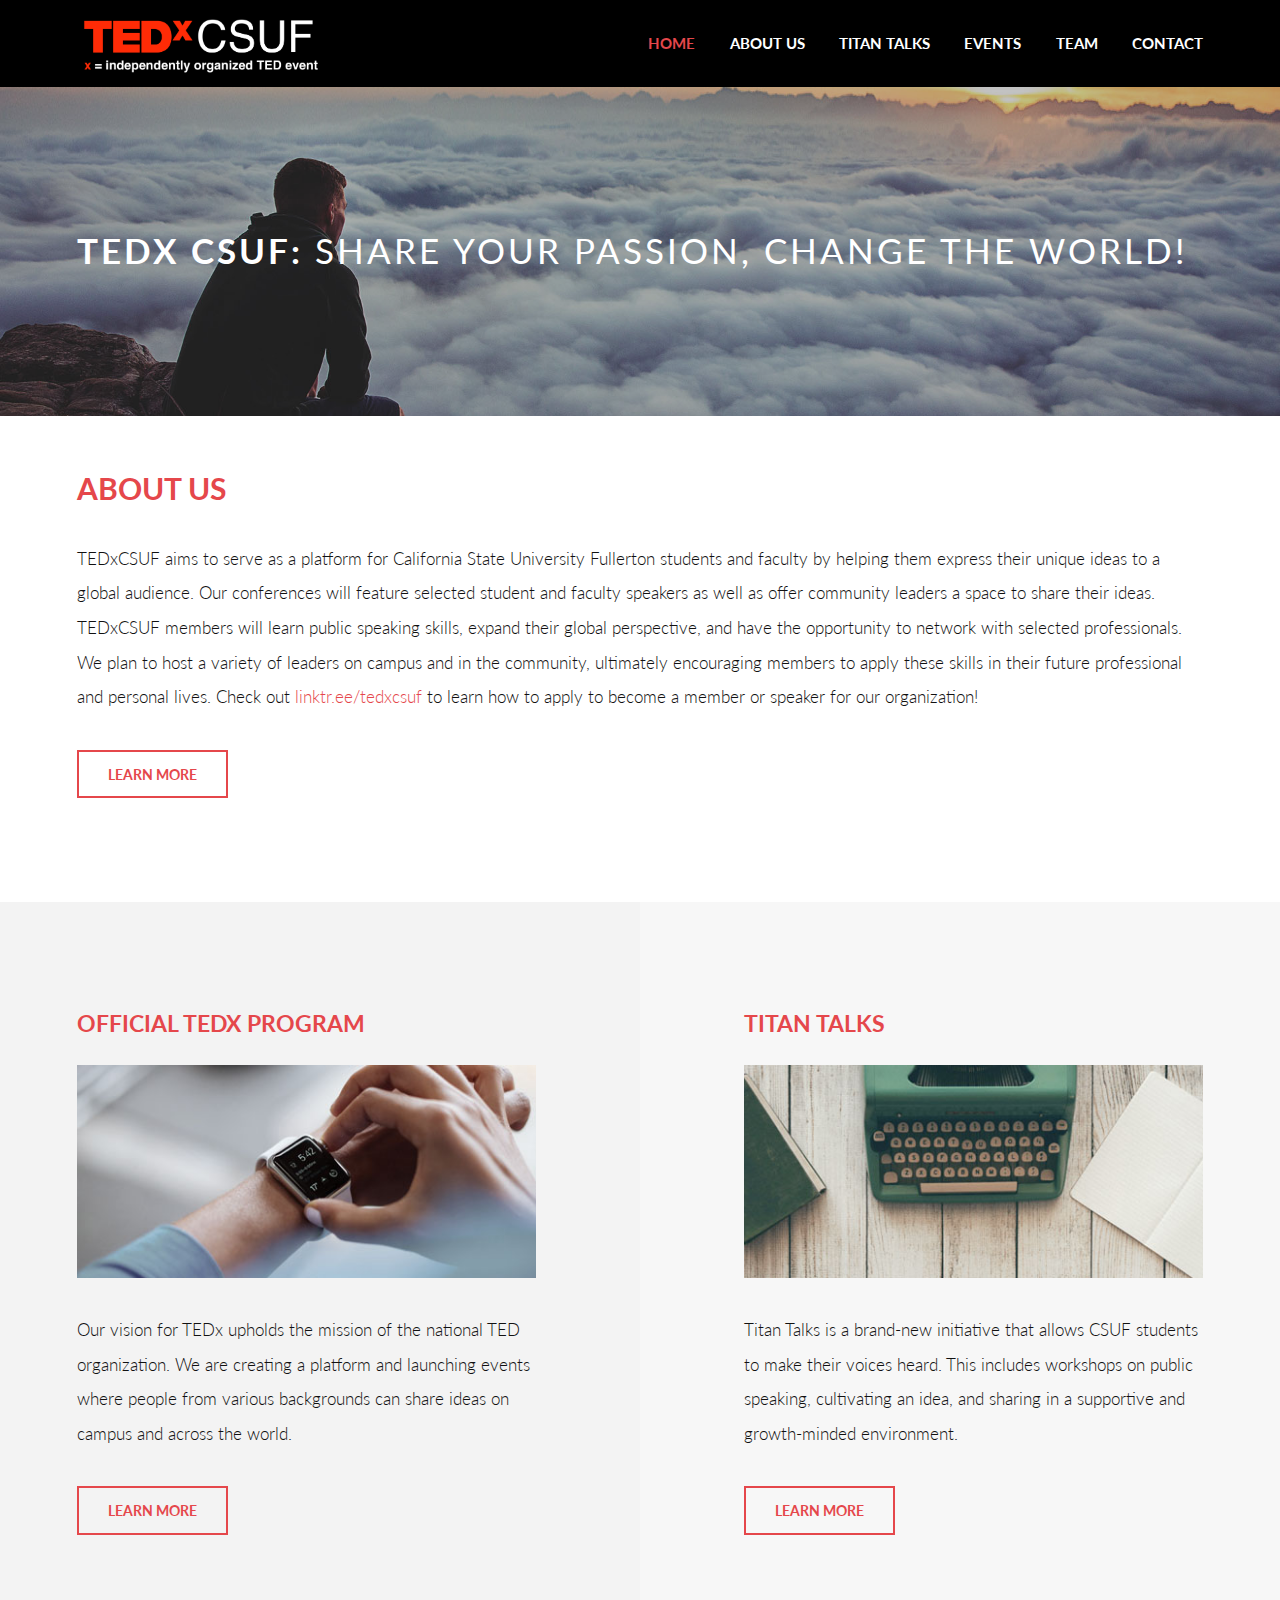
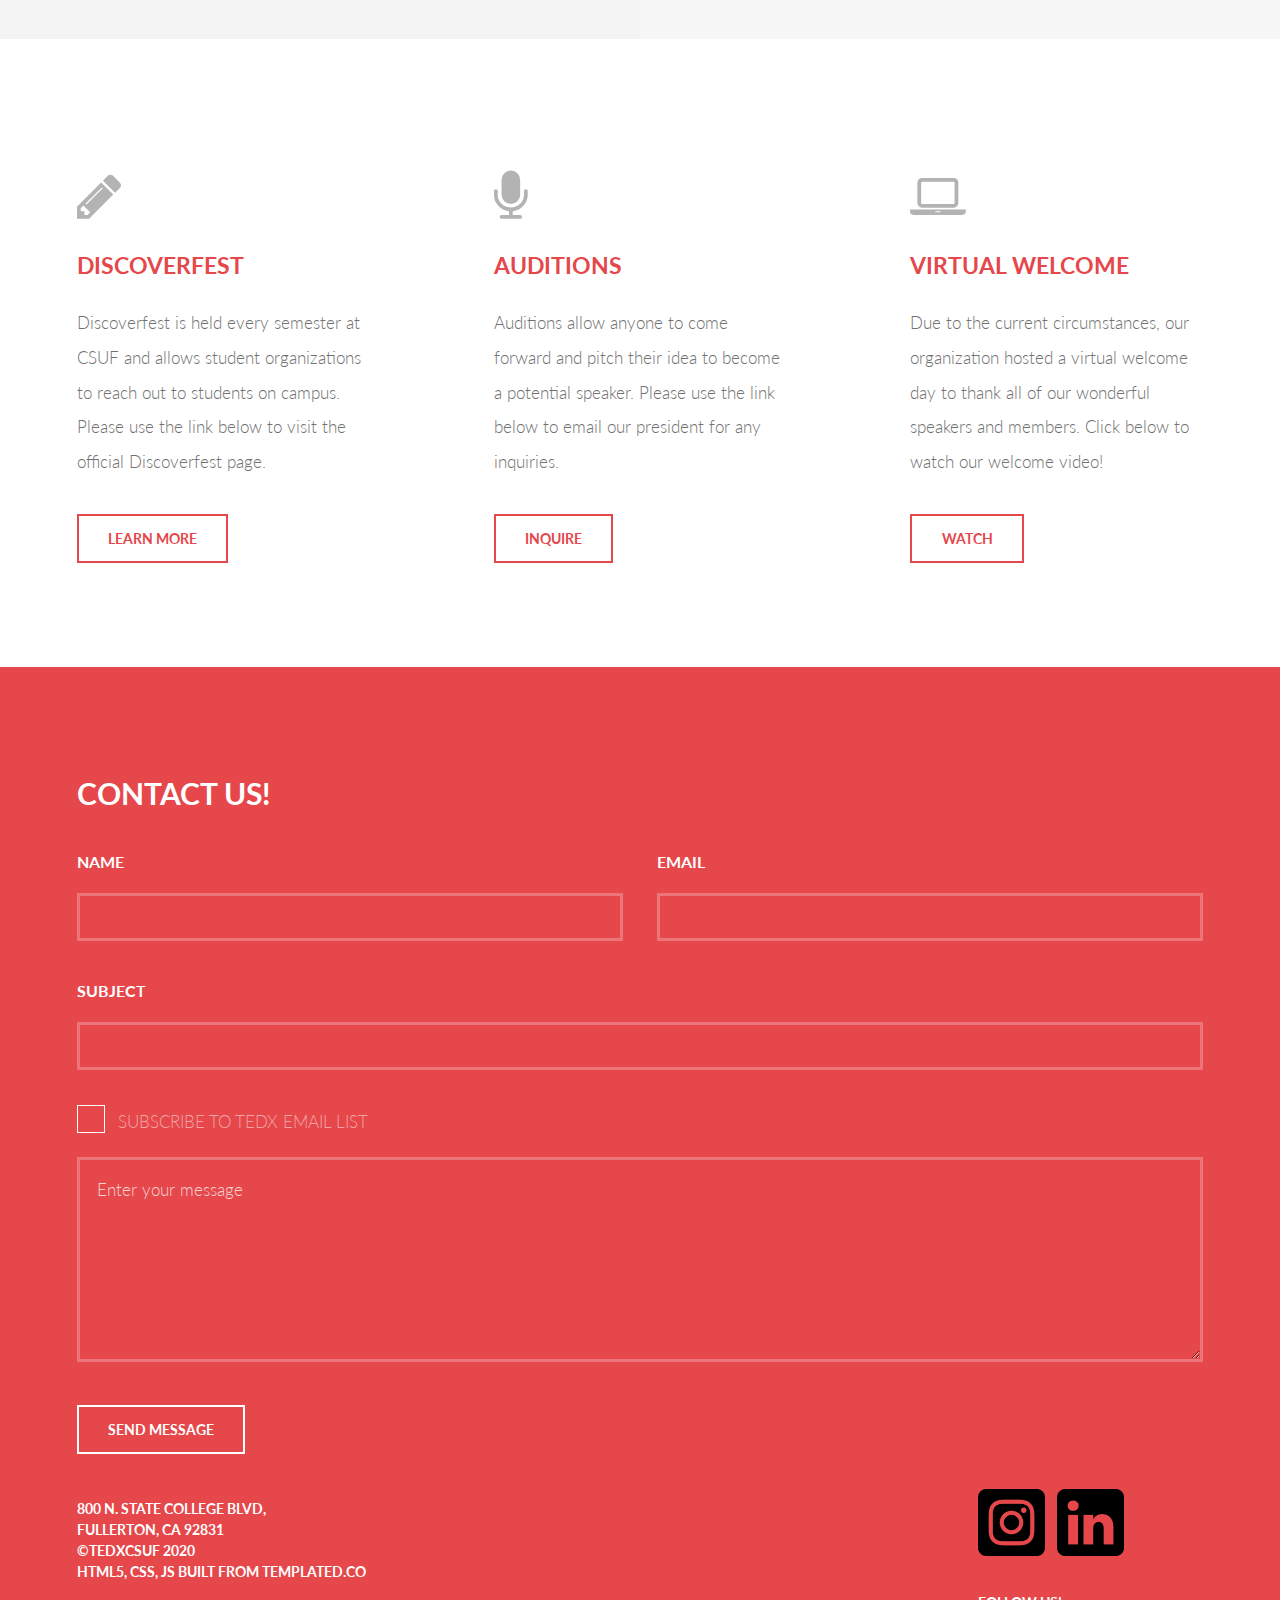
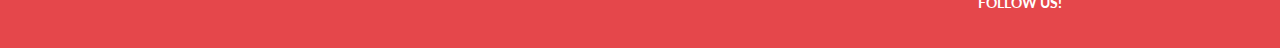
<file: index.html>
<!DOCTYPE HTML>
<!--
	Introspect by TEMPLATED
	templated.co @templatedco
	Released for free under the Creative Commons Attribution 3.0 license (templated.co/license)
-->
<html>
	<head>
		<title>TEDxCSUF</title>
		<meta charset="utf-8" />
		<meta name="viewport" content="width=device-width, initial-scale=1, user-scalable=no" />
		<link rel="stylesheet" href="assets/css/main.css" />
	</head>
	<body>

		<!-- Header -->
		<header id="header">
			<div class="inner">
				<a href="index.html" class="logo"><img class = "logo-img" src="images/tedxcsuf_logo_transparent_white.png"></a>
				<nav id="nav">
					<a class ='selected' href="index.html">Home</a>
					<a href="about.html">About Us</a>
					<a href="titan-talks.html">Titan Talks</a>
					<a  href="events.html">Events</a>
					<a href="team.html">Team</a>
					<a href="#break">Contact</a>
				</nav>
			</div>
		</header>
		<a href="#menu" class="navPanelToggle"><span class="fa fa-bars"></span></a>

		<!-- Banner -->
			<section id="banner">
				<div class="inner">
					<h1>TEDx CSUF: <span> Share your passion, Change the world! </span></h1>
					<ul class="actions">
						<!-- <li><a href="#" class="button alt">Get Started</a></li> -->
					</ul>
				</div>
			</section>

		<!-- One -->
			<section id="one">
				<div class="inner">
					<header>
						<h2>About US</h2>
					</header>
					<p> 
						TEDxCSUF aims to serve as a platform for California State University Fullerton students and faculty by helping them express their unique ideas to a global audience.
						Our conferences will feature selected student and faculty speakers as well as offer community leaders a space to share their ideas. TEDxCSUF members will learn public speaking skills, expand their global perspective, and have the opportunity to network with selected professionals. We plan to host a variety of leaders on campus and in the community, ultimately encouraging members to apply these skills in their future professional and personal lives. 
						Check out <a target = '_blank' href="https://linktr.ee/tedxcsuf">linktr.ee/tedxcsuf</a> to learn how to apply to become a member or speaker for our organization!
					</p>
					<ul class="actions">
						<li><a href="about.html" class="button alt">Learn More</a></li>
					</ul>
				</div>
			</section>

		<!-- Two -->
			<section id="two" class = 'home-two'>
				<div class="inner">
					<article class = 'standard'>
							<div class="content">
								<header>
									<h3>Official TEDx Program</h3>
								</header>
								<div class="image fit">
									<img src="images/pic01.jpg" alt="" />
								</div>
								<p> Our vision for TEDx  upholds the mission of the national TED organization. We are creating a platform and launching events where people from various backgrounds can share ideas on campus and across the world.</p>
								<ul class="actions">
									<li><a href="about.html" class="button alt">Learn More</a></li>
								</ul>
							</div>
					</article>
					<article class="alt standard">
							<div class="content">
								<header>
									<h3>Titan Talks</h3>
								</header>
								<div class="image fit">
									<img src="images/pic02.jpg" alt="" />
								</div>
								<p> Titan Talks is a brand-new initiative that allows CSUF students to make their voices heard. This includes workshops on public speaking, cultivating an idea, and sharing in a supportive and growth-minded environment.</p>
								<ul class="actions">
									<li><a href="titan-talks.html" class="button alt">Learn More</a></li>
								</ul>
							</div>
					</article>
				</div>
			</section>

		<!-- Three -->
			<section id="three">
				<div class="inner">
					<article>
						<div class="content">
							<span class="icon fa-pencil"></span>
							<header>
								<h3>Discoverfest</h3>
							</header>
							<p>Discoverfest is held every semester at CSUF and allows student organizations to reach out to students on campus. Please use the link below to visit the official Discoverfest page. </p>
							<ul class="actions">
								<li><a href="https://www.fullerton.edu/sll/events/discoverfest.php" target = '_blank' class="button alt">Learn More</a></li>
							</ul>
						</div>
					</article>
					<article>
						<div class="content">
							<span class="icon fa-microphone"></span>
							<header>
								<h3>Auditions</h3>
							</header>
							<p>Auditions allow anyone to come forward and pitch their idea to become a potential speaker. Please use the link below to email our president for any inquiries.</p>
						
							<ul class="actions">
								<li><a href="#break" class="button alt">Inquire</a></li>
							</ul>
						</div>
					</article>
					<article>
						<div class="content">
							<span class="icon fa-laptop"></span>
							<header>
								<h3>Virtual Welcome</h3>
							</header>
							<p>Due to the current circumstances, our organization hosted a virtual welcome day to thank all of our wonderful speakers and members. Click below to watch our welcome video!</p>
						
							<ul class="actions">
								<li><a href="https://www.dropbox.com/s/pdo6i27irp5aexp/Discoverfest%20Fall%202020%20-%20TEDxCSUF%20Video%20%28w%20Sub%29.mp4?dl=0" target = '_blank' class="button alt">Watch</a></li>
							</ul>
						</div>
					</article>
				</div>
			</section>
		<div id="break"></div>
		<!-- Footer -->
			<section id="footer">
				<div class="inner">
					<header>
						<h2>Contact Us!</h2>
					</header>
					<form method="POST" action="email-list.php">
						<div class="field half first">
							<label for="name">Name</label>
							<input type="text" name="name" id="name" />
						</div>
						<div class="field half">
							<label for="email">Email</label>
							<input type="text" name="email" id="email" />
						</div>
						<div class="field ">
							<label for="subject">Subject</label>
							<input type="text" name="subject" id="subject" />
						</div>
						<div class="4u 12u$(xlarge)">
							<input type="checkbox" id="subscribe" name="subscribe">
							<label for="subscribe">Subscribe to TEDx Email List</label>
						</div>
						<div class="12u$">
							<textarea name="message" id="message" placeholder="Enter your message" rows="5"></textarea>
						</div>
						<ul class="actions">
							<li><input name ='submit' type="submit" value="Send Message" class="alt" /></li>
						</ul>
					</form>
					<div class="footer-row">
						<div class="address"><h5>800 N. State College Blvd,<br> Fullerton, CA 92831 <br> ©TEDxCSUF 2020 <br> HTML5, CSS, JS built from templated.co</h5></div>
						<div class="icons">
							<div class="row 50% uniform">
								<div class="4u"><a target = '_blank' href="https://www.instagram.com/tedxcsuf/"><span class="image fit"><img src="images/instagram.png" alt="" /></span></a></div>
								<div class="4u"><a target = '_blank' href="https://www.linkedin.com/company/tedxcsuf/"><span class="image fit"><img src="images/linkedin.png" alt="" /></a></span></div>
							</div>
							<h5> Follow Us!</h5>
						</div>
					</div>
				</div>
			</section>

		<!-- Scripts -->
			<script src="assets/js/jquery.min.js"></script>
			<script src="assets/js/skel.min.js"></script>
			<script src="assets/js/util.js"></script>
			<script src="assets/js/main.js"></script>

	</body>
</html>
</file>
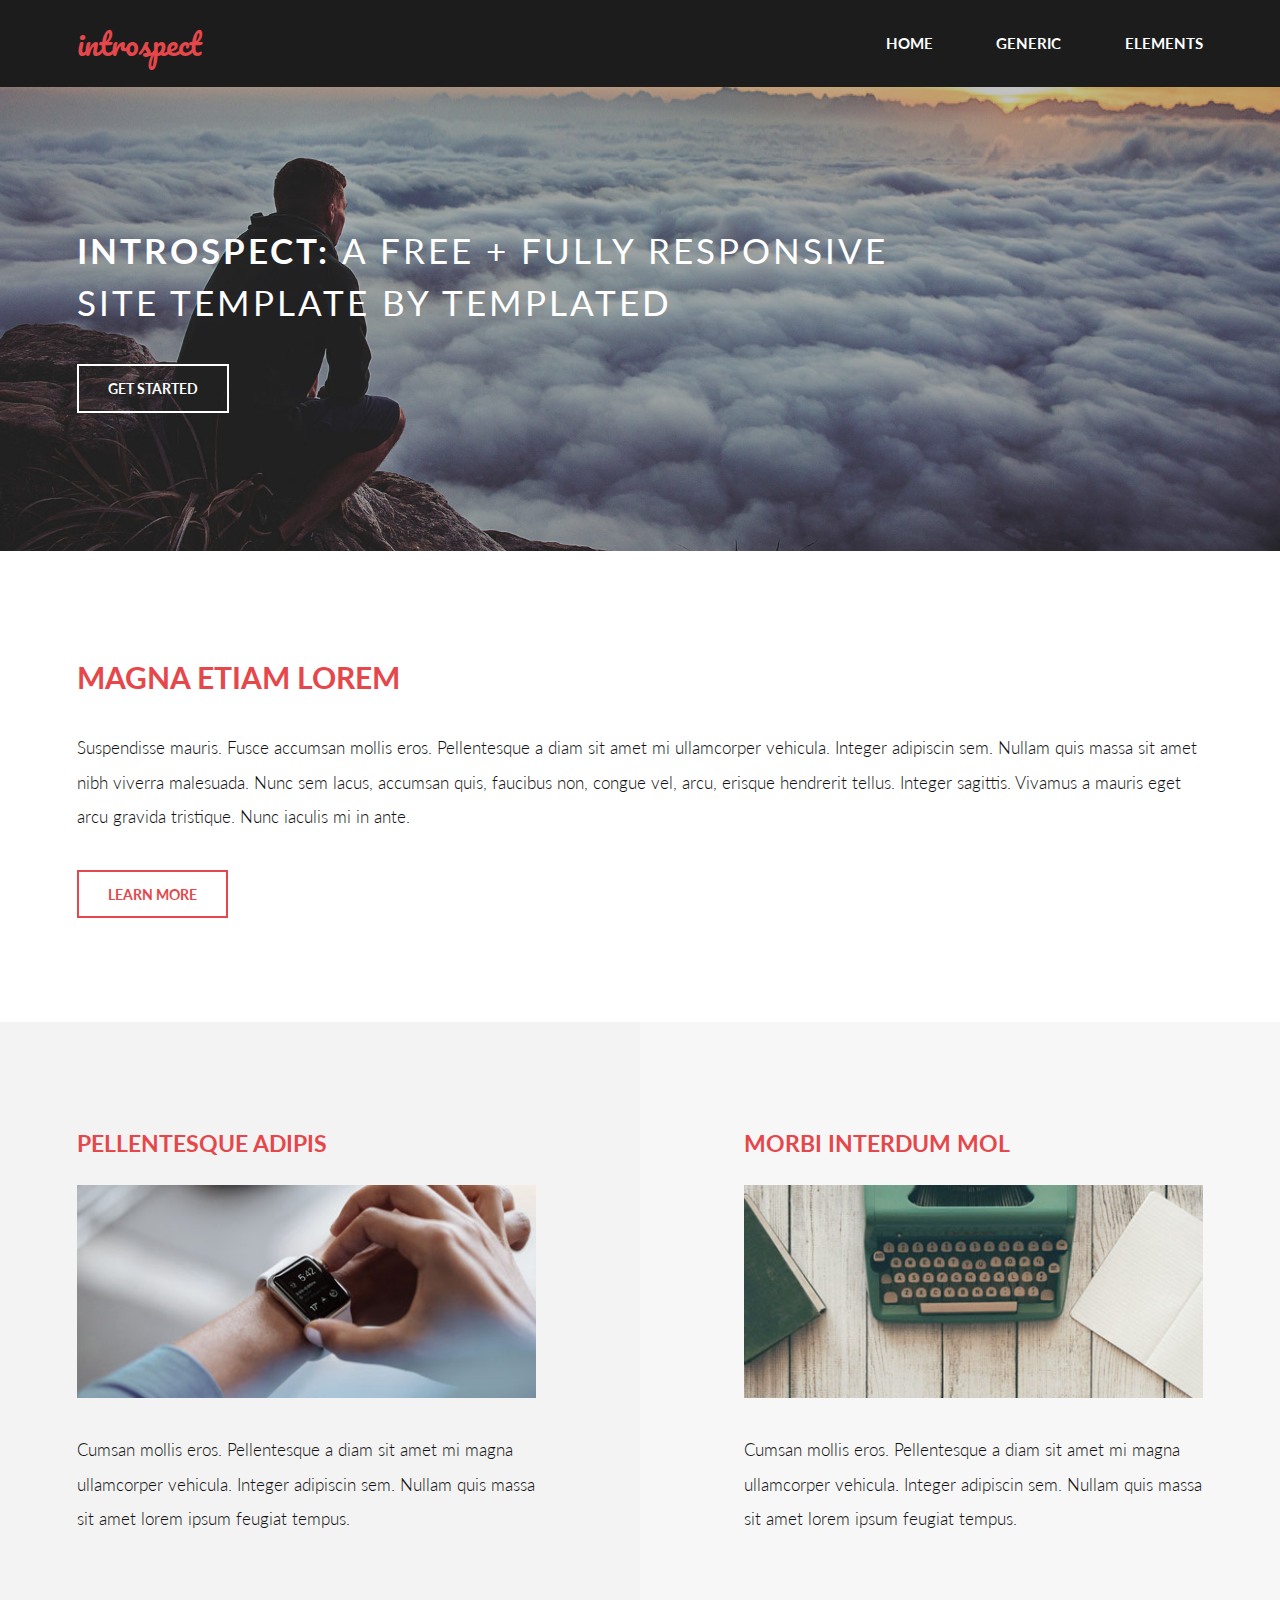
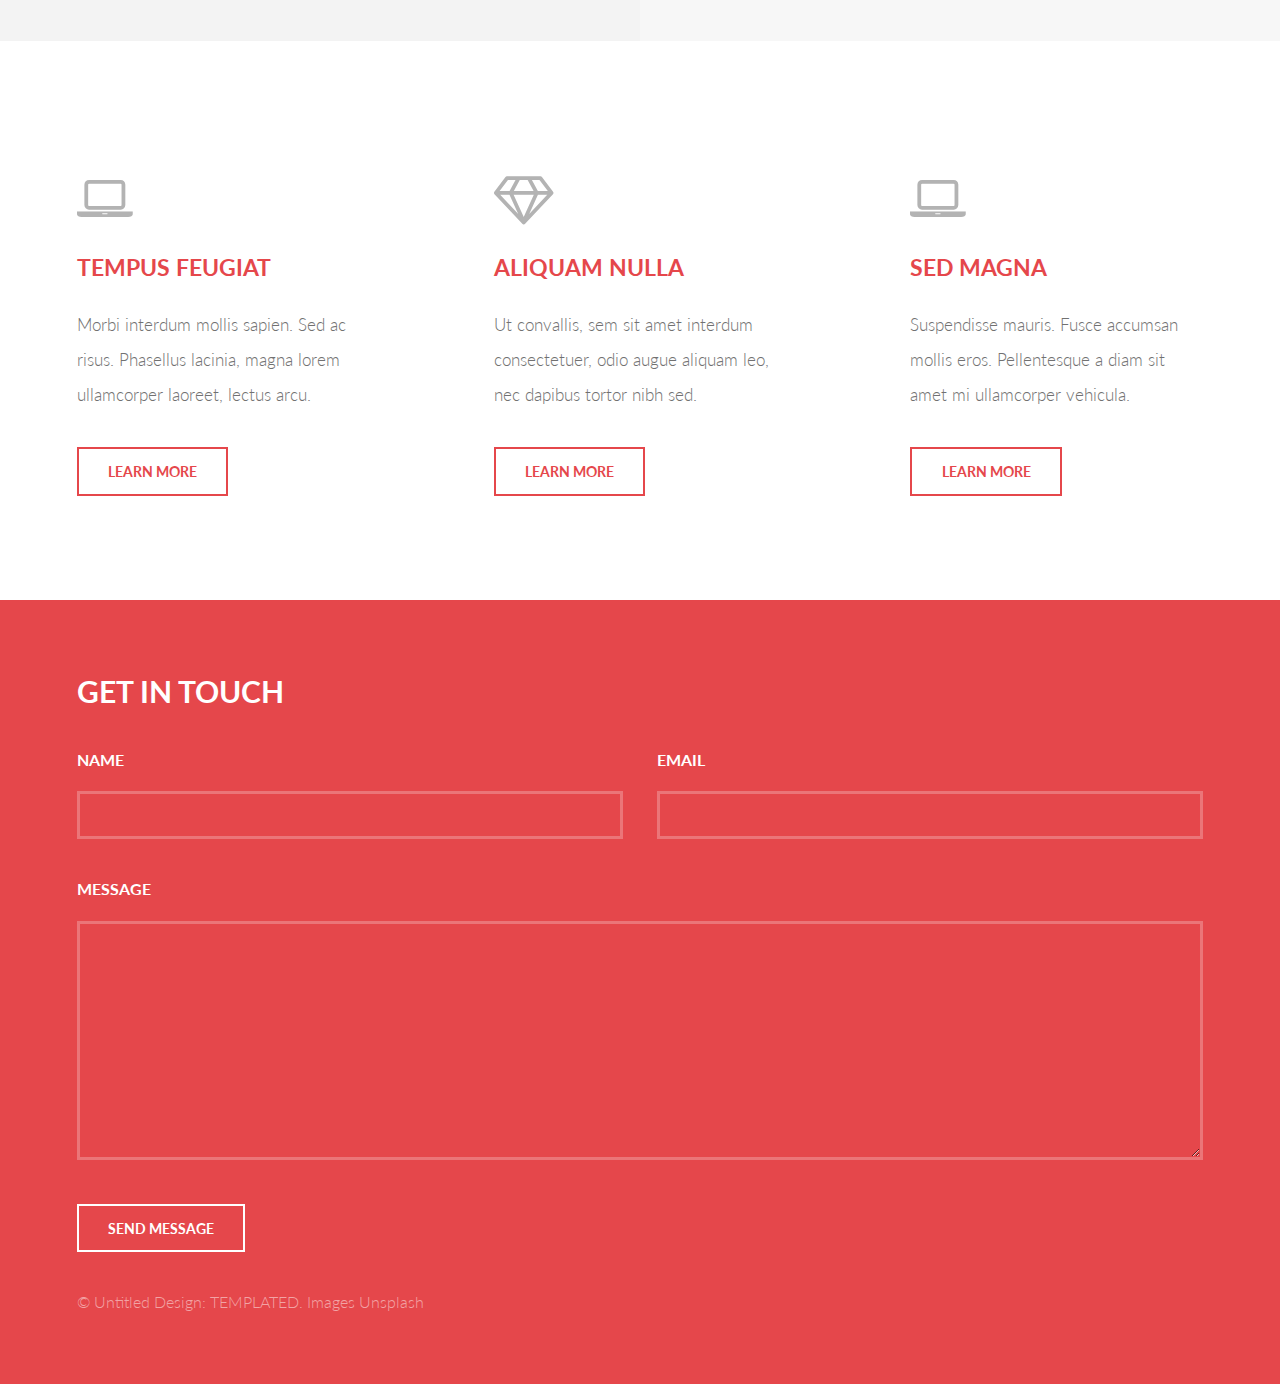
<file: base theme/index.html>
<!DOCTYPE HTML>
<!--
	Introspect by TEMPLATED
	templated.co @templatedco
	Released for free under the Creative Commons Attribution 3.0 license (templated.co/license)
-->
<html>
	<head>
		<title>Introspect by TEMPLATED</title>
		<meta charset="utf-8" />
		<meta name="viewport" content="width=device-width, initial-scale=1, user-scalable=no" />
		<link rel="stylesheet" href="assets/css/main.css" />
	</head>
	<body>

		<!-- Header -->
			<header id="header">
				<div class="inner">
					<a href="index.html" class="logo">introspect</a>
					<nav id="nav">
						<a href="index.html">Home</a>
						<a href="generic.html">Generic</a>
						<a href="elements.html">Elements</a>
					</nav>
				</div>
			</header>
			<a href="#menu" class="navPanelToggle"><span class="fa fa-bars"></span></a>

		<!-- Banner -->
			<section id="banner">
				<div class="inner">
					<h1>Introspect: <span>A free + fully responsive<br />
					site template by TEMPLATED</span></h1>
					<ul class="actions">
						<li><a href="#" class="button alt">Get Started</a></li>
					</ul>
				</div>
			</section>

		<!-- One -->
			<section id="one">
				<div class="inner">
					<header>
						<h2>Magna Etiam Lorem</h2>
					</header>
					<p>Suspendisse mauris. Fusce accumsan mollis eros. Pellentesque a diam sit amet mi ullamcorper vehicula. Integer adipiscin sem. Nullam quis massa sit amet nibh viverra malesuada. Nunc sem lacus, accumsan quis, faucibus non, congue vel, arcu, erisque hendrerit tellus. Integer sagittis. Vivamus a mauris eget arcu gravida tristique. Nunc iaculis mi in ante.</p>
					<ul class="actions">
						<li><a href="#" class="button alt">Learn More</a></li>
					</ul>
				</div>
			</section>

		<!-- Two -->
			<section id="two">
				<div class="inner">
					<article>
						<div class="content">
							<header>
								<h3>Pellentesque adipis</h3>
							</header>
							<div class="image fit">
								<img src="images/pic01.jpg" alt="" />
							</div>
							<p>Cumsan mollis eros. Pellentesque a diam sit amet mi magna ullamcorper vehicula. Integer adipiscin sem. Nullam quis massa sit amet lorem ipsum feugiat tempus.</p>
						</div>
					</article>
					<article class="alt">
						<div class="content">
							<header>
								<h3>Morbi interdum mol</h3>
							</header>
							<div class="image fit">
								<img src="images/pic02.jpg" alt="" />
							</div>
							<p>Cumsan mollis eros. Pellentesque a diam sit amet mi magna ullamcorper vehicula. Integer adipiscin sem. Nullam quis massa sit amet lorem ipsum feugiat tempus.</p>
						</div>
					</article>
				</div>
			</section>

		<!-- Three -->
			<section id="three">
				<div class="inner">
					<article>
						<div class="content">
							<span class="icon fa-laptop"></span>
							<header>
								<h3>Tempus Feugiat</h3>
							</header>
							<p>Morbi interdum mollis sapien. Sed ac risus. Phasellus lacinia, magna lorem ullamcorper laoreet, lectus arcu.</p>
							<ul class="actions">
								<li><a href="#" class="button alt">Learn More</a></li>
							</ul>
						</div>
					</article>
					<article>
						<div class="content">
							<span class="icon fa-diamond"></span>
							<header>
								<h3>Aliquam Nulla</h3>
							</header>
							<p>Ut convallis, sem sit amet interdum consectetuer, odio augue aliquam leo, nec dapibus tortor nibh sed.</p>
							<ul class="actions">
								<li><a href="#" class="button alt">Learn More</a></li>
							</ul>
						</div>
					</article>
					<article>
					<div class="content">
							<span class="icon fa-laptop"></span>
							<header>
								<h3>Sed Magna</h3>
							</header>
							<p>Suspendisse mauris. Fusce accumsan mollis eros. Pellentesque a diam sit amet mi ullamcorper vehicula.</p>
							<ul class="actions">
								<li><a href="#" class="button alt">Learn More</a></li>
							</ul>
						</div>
					</article>
				</div>
			</section>

		<!-- Footer -->
			<section id="footer">
				<div class="inner">
					<header>
						<h2>Get in Touch</h2>
					</header>
					<form method="post" action="#">
						<div class="field half first">
							<label for="name">Name</label>
							<input type="text" name="name" id="name" />
						</div>
						<div class="field half">
							<label for="email">Email</label>
							<input type="text" name="email" id="email" />
						</div>
						<div class="field">
							<label for="message">Message</label>
							<textarea name="message" id="message" rows="6"></textarea>
						</div>
						<ul class="actions">
							<li><input type="submit" value="Send Message" class="alt" /></li>
						</ul>
					</form>
					<div class="copyright">
						&copy; Untitled Design: <a href="https://templated.co/">TEMPLATED</a>. Images <a href="https://unsplash.com/">Unsplash</a>
					</div>
				</div>
			</section>

		<!-- Scripts -->
			<script src="assets/js/jquery.min.js"></script>
			<script src="assets/js/skel.min.js"></script>
			<script src="assets/js/util.js"></script>
			<script src="assets/js/main.js"></script>

	</body>
</html>
</file>
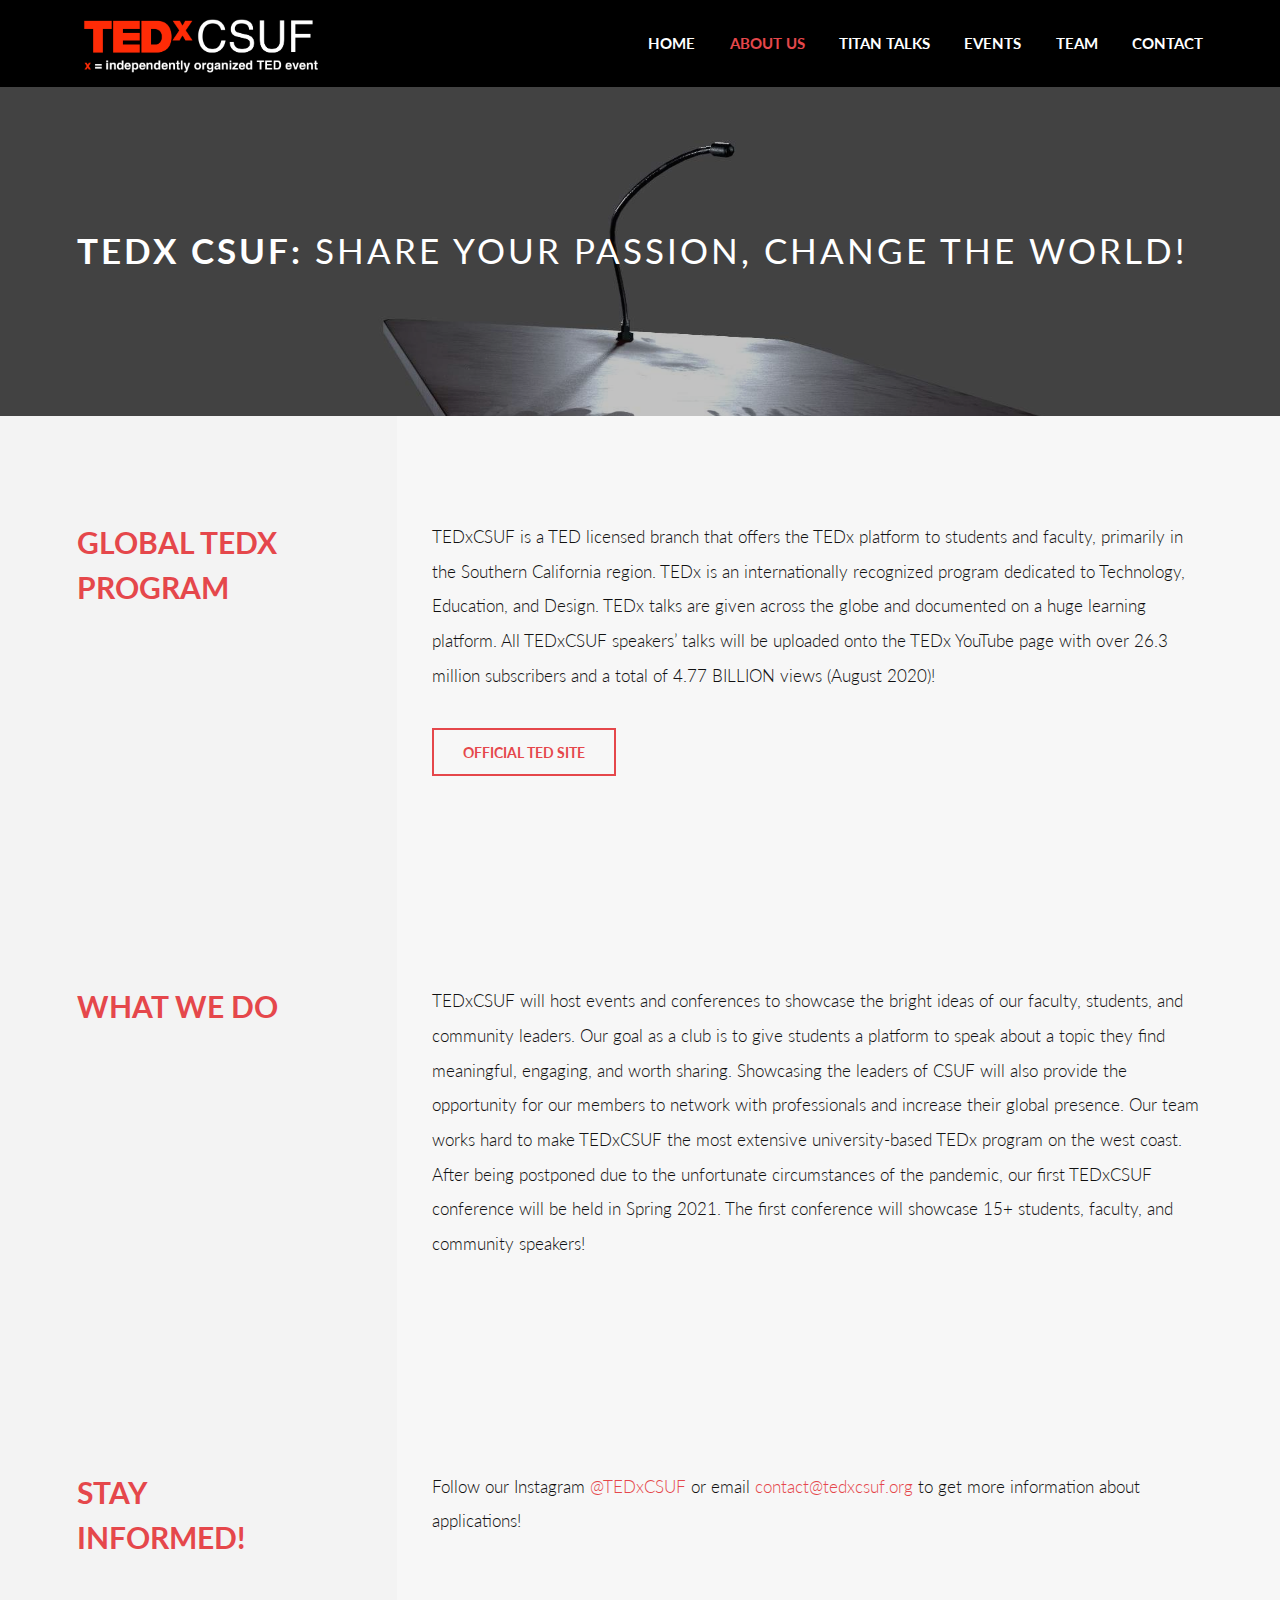
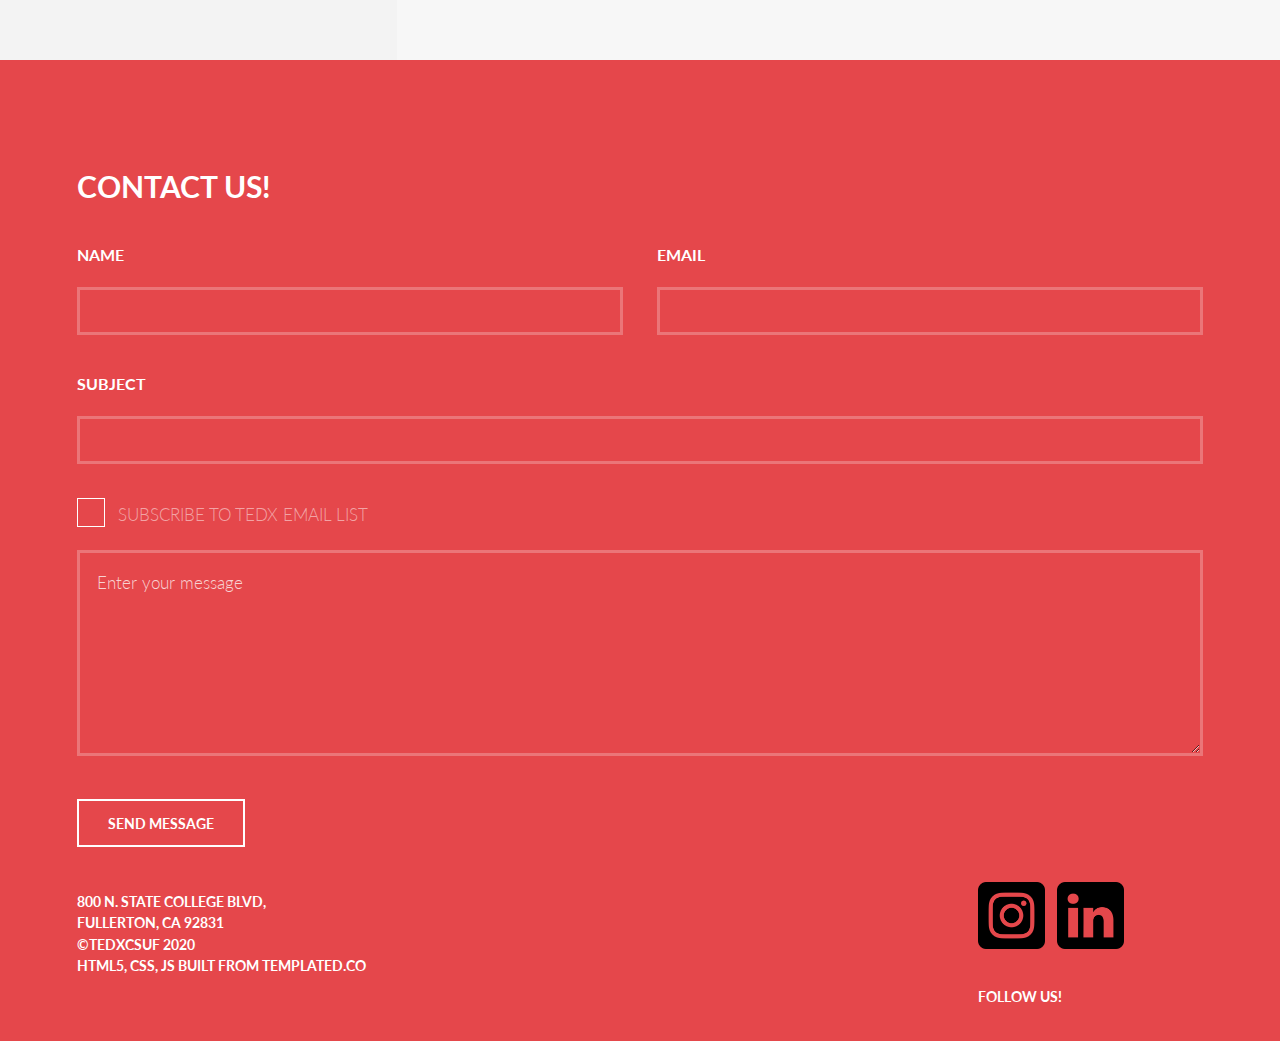
<file: about.html>
<!DOCTYPE html>
<html lang="en">
    <head>
		<title>TEDxCSUF</title>
		<meta charset="utf-8" />
		<meta name="viewport" content="width=device-width, initial-scale=1, user-scalable=no" />
		<link rel="stylesheet" href="assets/css/main.css" />
	</head>
<body>
<!-- Header -->
    <header id="header">
        <div class="inner">
            <a href="index.html" class="logo"><img class = "logo-img" src="images/tedxcsuf_logo_transparent_white.png"></a>
            <nav id="nav">
                <a href="index.html">Home</a>
                <a class = 'selected' href="about.html">About Us</a>
                <a href="titan-talks.html">Titan Talks</a>
                <a href="events.html">Events</a>
                <a href="team.html">Team</a>
                <a href="#break">Contact</a>
            </nav>
        </div>
    </header>      
    <a href="#menu" class="navPanelToggle"><span class="fa fa-bars"></span></a>

    <section id="banner" class= 'ab-banner'>
        <div class="inner">
            <h1>TEDx CSUF: <span> Share your passion, Change the world! </span></h1>
            <ul class="actions">
                <!-- <li><a href="#" class="button alt">Get Started</a></li> -->
            </ul>
        </div>
    </section>

    <section id="two" class= "about-two bg1">
        <div class="inner">
            <article class = 'one'>
                <h2  class = 'about-h2' >Global TEDx Program</h2>
            </article>
            <article class = 'two'>
                <p> TEDxCSUF is a TED licensed branch that offers the TEDx platform to students and faculty, primarily in the Southern California region. TEDx is an internationally recognized program dedicated to Technology, Education, and Design. TEDx talks are given across the globe and documented on a huge learning platform. All TEDxCSUF speakers’ talks will be uploaded onto the TEDx YouTube page with over 26.3 million subscribers and a total of 4.77 BILLION views (August 2020)!</p>
                <ul class="actions">
                    <li><a href="https://www.ted.com/" target='_blank' class="button alt">Official TED Site</a></li>
                </ul>
            </article>
        
        </div>
    </section>
    
    <section id="two" class= "about-two bg2">
        <div class="inner">
            <article class = 'one'>
                <h2 class = 'about-h2'>What We Do</h2>
            </article>
            <article class = 'two'>
            <p>
                TEDxCSUF will host events and conferences to showcase the bright ideas of our faculty, students, and community leaders. Our goal as a club is to give students a platform to speak about a topic they find meaningful, engaging, and worth sharing. Showcasing the leaders of CSUF will also provide the opportunity for our members to network with professionals and increase their global presence. Our team works hard to make TEDxCSUF the most extensive university-based TEDx program on the west coast. After being postponed due to the unfortunate circumstances of the pandemic, our first TEDxCSUF conference will be held in Spring 2021. The first conference will showcase 15+ students, faculty, and community speakers!
            </p>
            </article>
        
        </div>
    </section>

    <section id="two" class= "about-two bg1">
        <div class="inner">
            <article class = 'one ex-space'>
                <h2 class = 'about-h2'>Stay Informed! </h2>
            </article>
            <article class = 'two'>
            <p>
                Follow our Instagram <a href= 'https://www.instagram.com/tedxcsuf/' target = '_blank'>@TEDxCSUF</a> or email <a href="#footer">contact@tedxcsuf.org</a> to get more information about applications!
            </p>
            </article>
        
        </div>
    </section>

    <div id="break"></div>
    <section id="footer">
        <div class="inner">
            <header>
                <h2>Contact Us!</h2>
            </header>
            <form method="POST" action="email-list.php">
                <div class="field half first">
                    <label for="name">Name</label>
                    <input type="text" name="name" id="name" />
                </div>
                <div class="field half">
                    <label for="email">Email</label>
                    <input type="text" name="email" id="email" />
                </div>
                <div class="field ">
                    <label for="subject">Subject</label>
                    <input type="text" name="subject" id="subject" />
                </div>
                <div class="4u 12u$(xlarge)">
                    <input type="checkbox" id="subscribe" name="subscribe">
                    <label for="subscribe">Subscribe to TEDx Email List</label>
                </div>
                <div class="12u$">
                    <textarea name="message" id="message" placeholder="Enter your message" rows="5"></textarea>
                </div>
                <ul class="actions">
                    <li><input name ='submit' type="submit" value="Send Message" class="alt" /></li>
                </ul>
            </form>
            <div class="footer-row">
                <div class="address"><h5>800 N. State College Blvd,<br> Fullerton, CA 92831 <br> ©TEDxCSUF 2020 <br> HTML5, CSS, JS built from templated.co </h5></div>
                <div class="icons">
                    <div class="row 50% uniform">
                        <div class="4u"><a target = '_blank' href="https://www.instagram.com/tedxcsuf/"><span class="image fit"><img src="images/instagram.png" alt="" /></span></a></div>
                        <div class="4u"><a target = '_blank' href="https://www.linkedin.com/company/tedxcsuf/"><span class="image fit"><img src="images/linkedin.png" alt="" /></a></span></div>
                    </div>
                    <h5> Follow Us!</h5>
                </div>
            </div>
        </div>
    </section>

        <script src="assets/js/jquery.min.js"></script>
        <script src="assets/js/skel.min.js"></script>
        <script src="assets/js/util.js"></script>
        <script src="assets/js/main.js"></script>
</body>
</html>
</file>
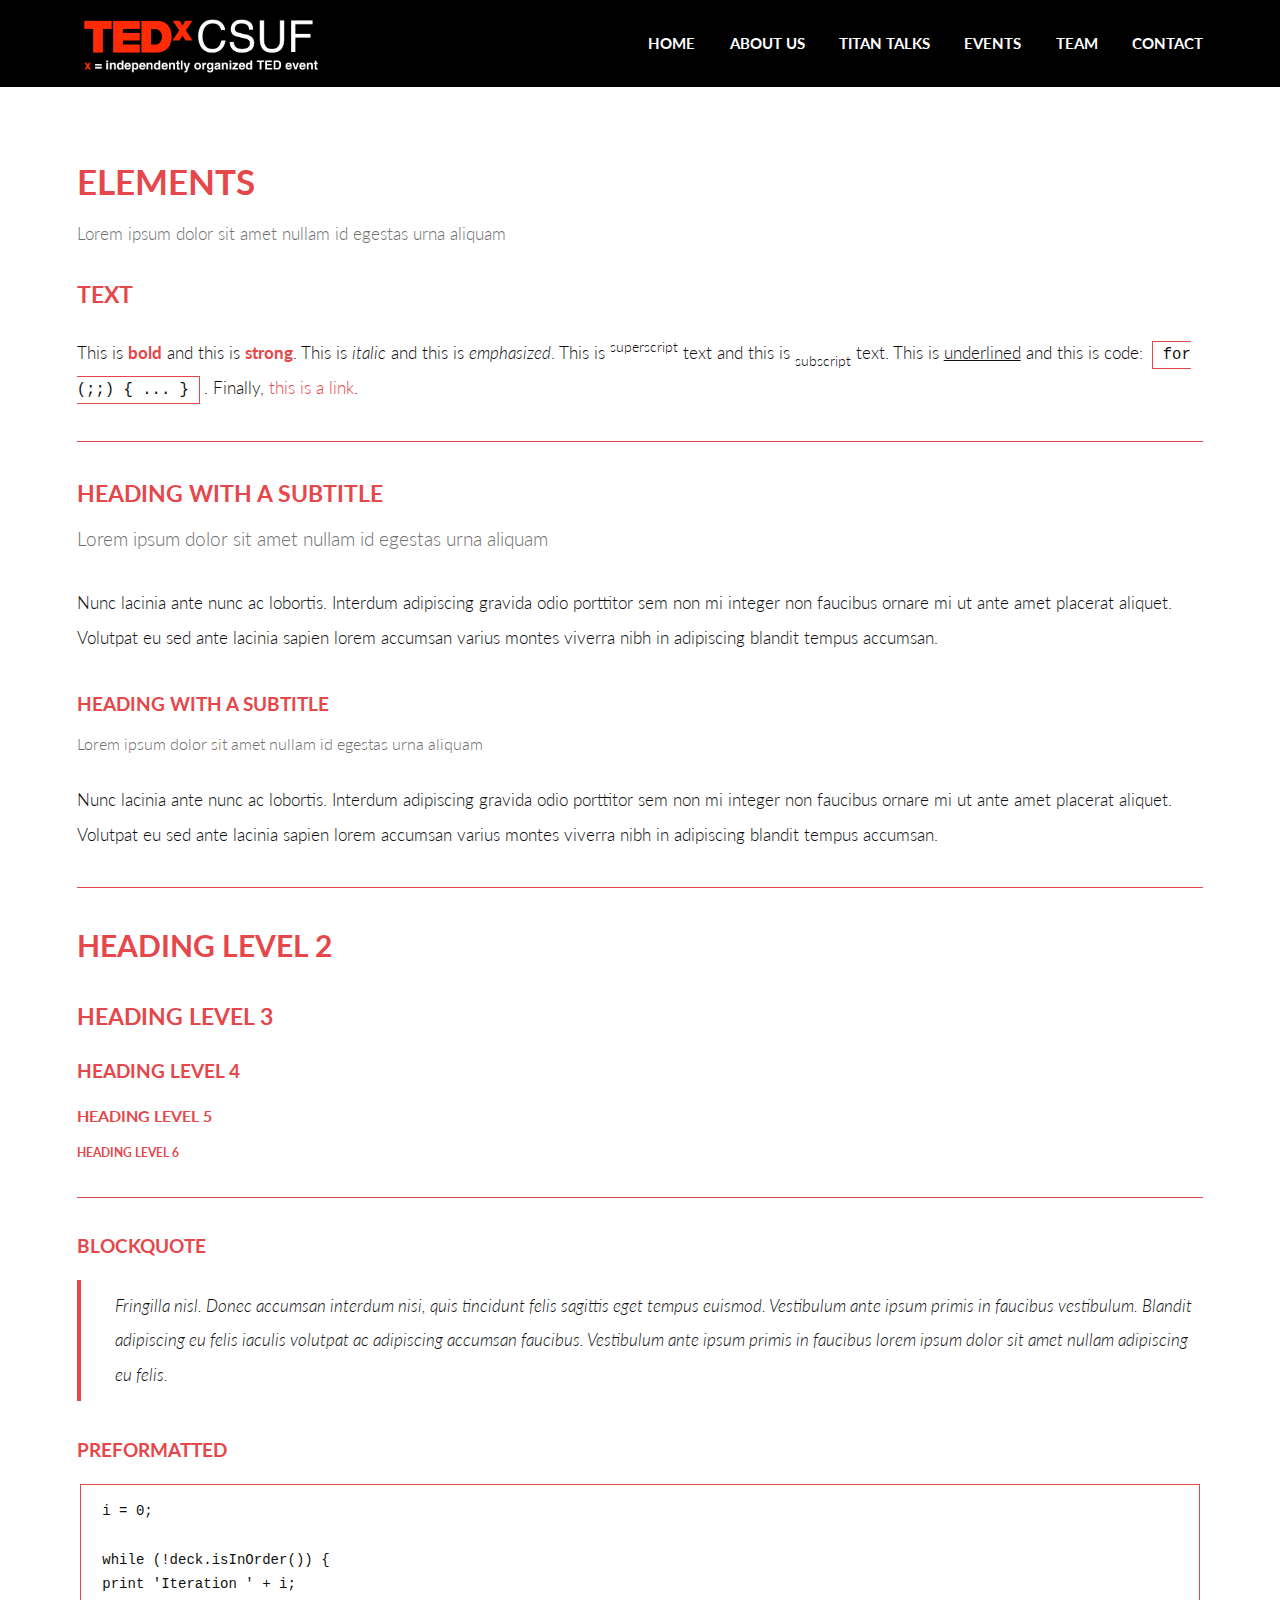
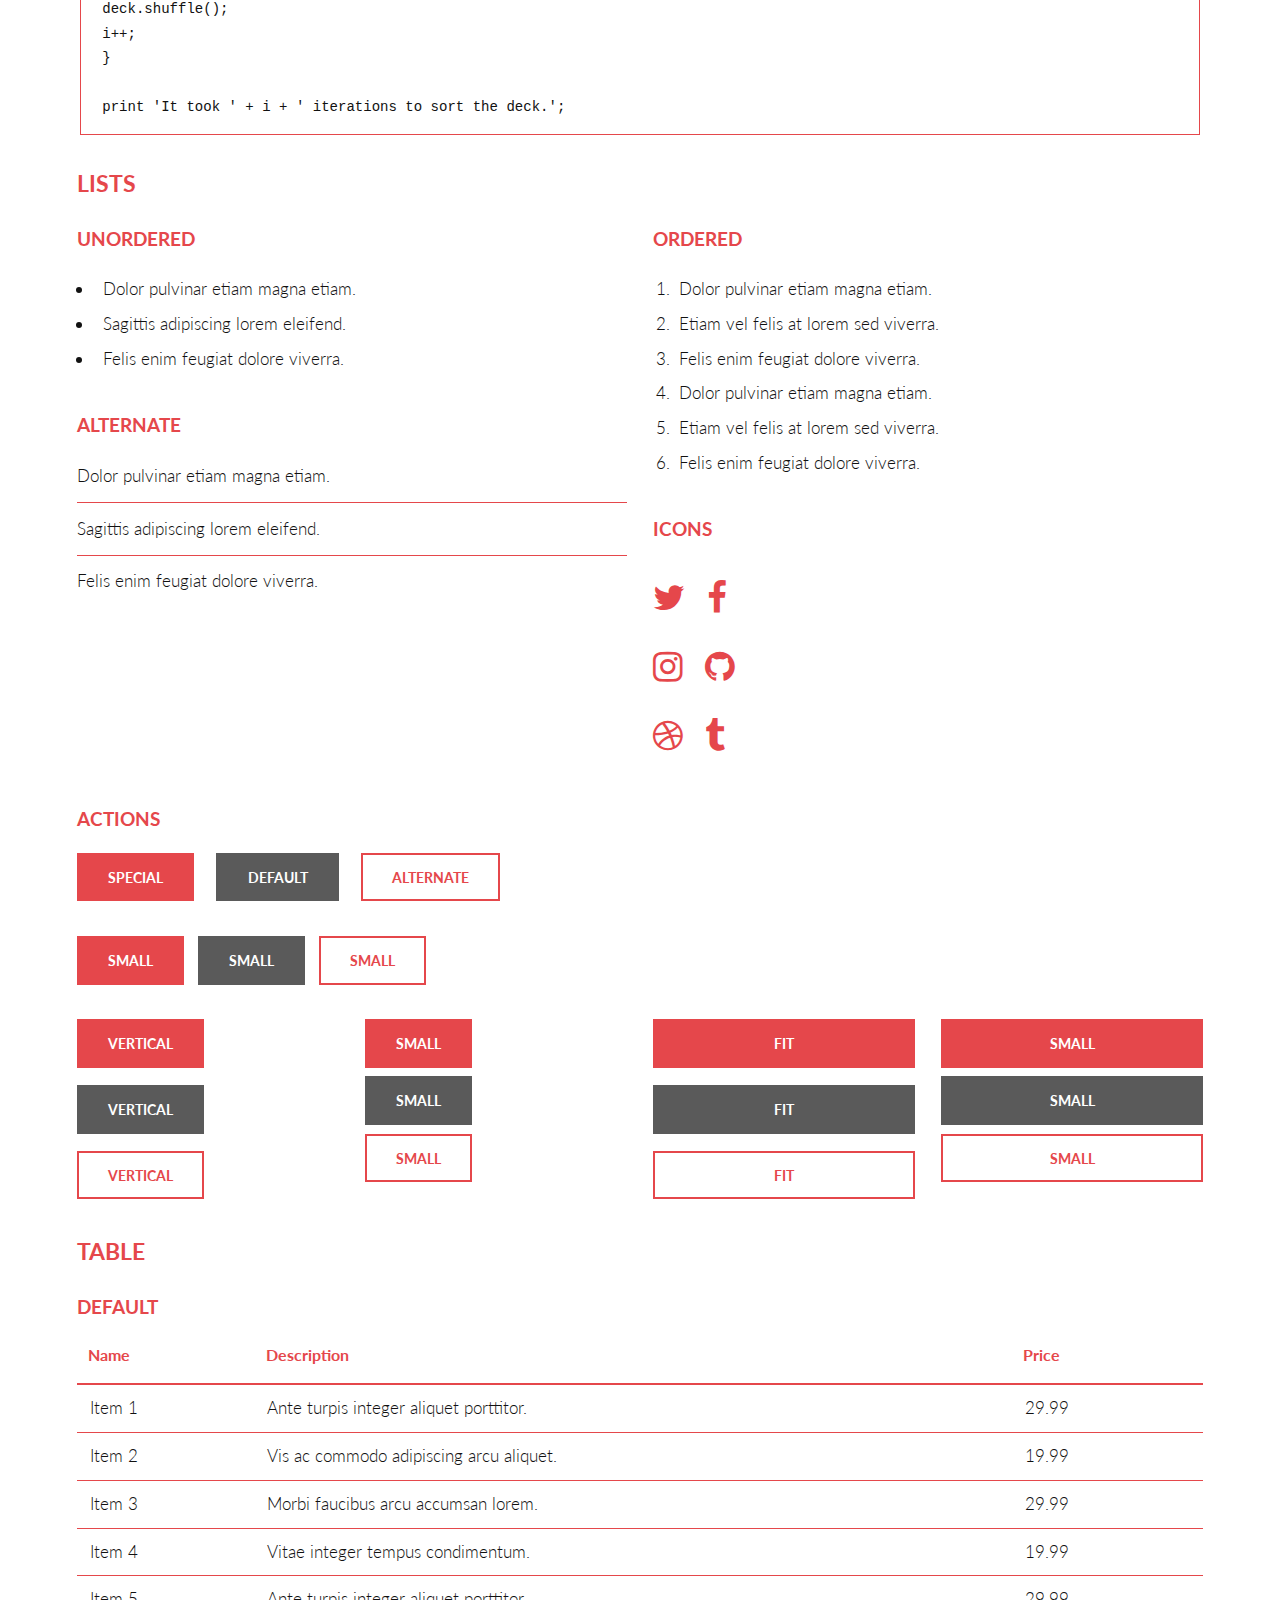
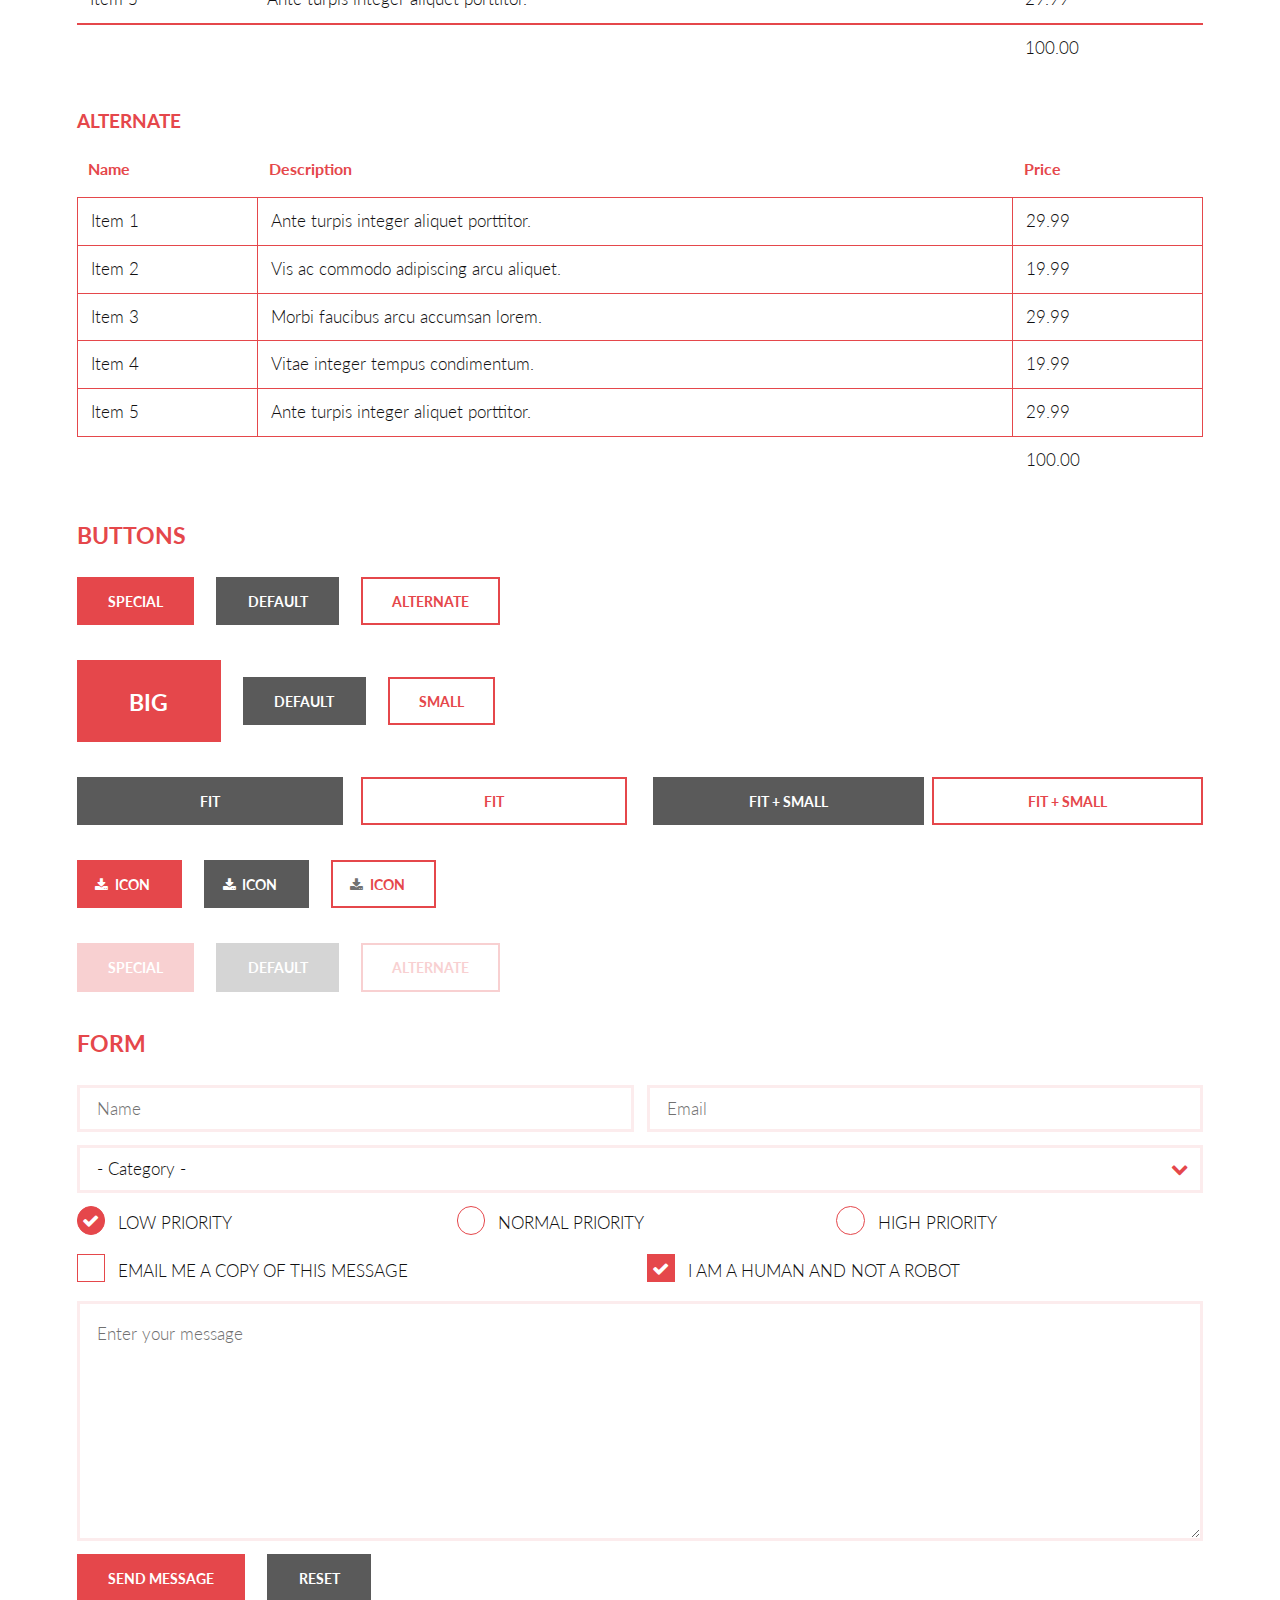
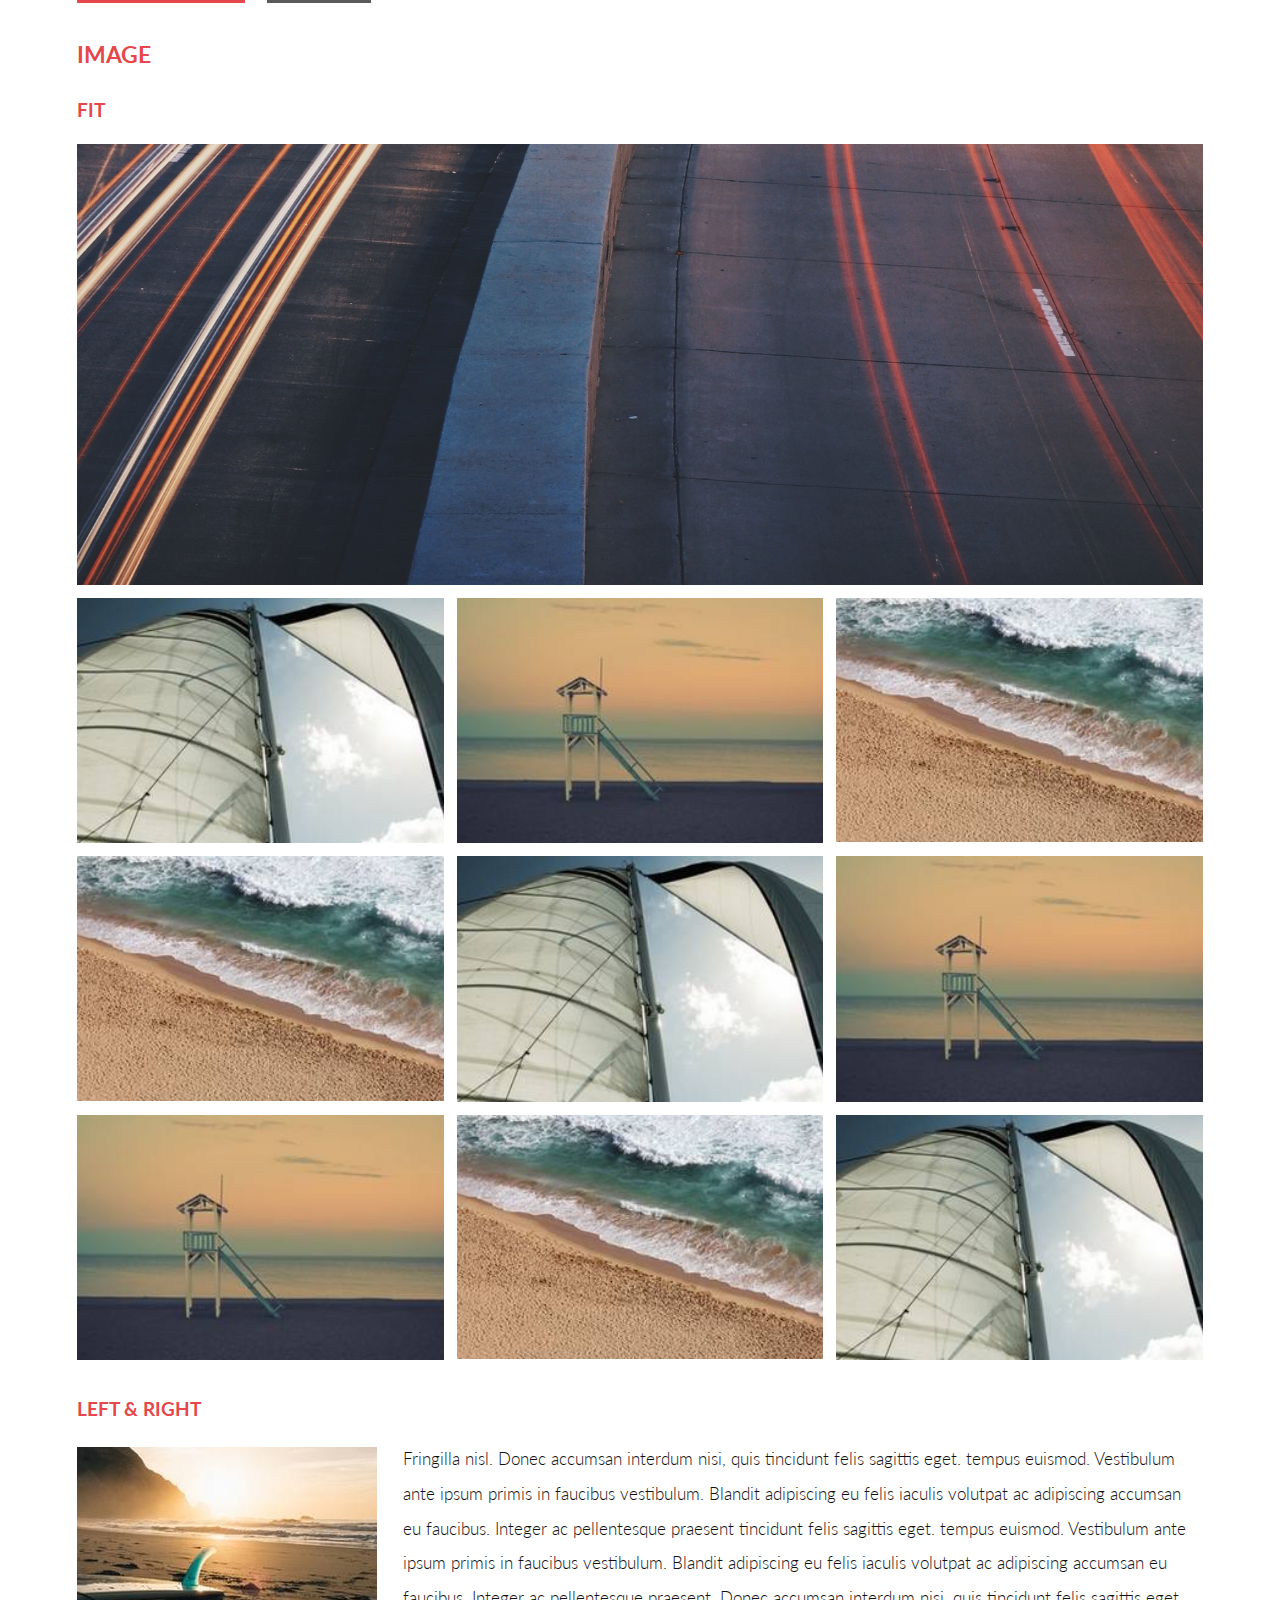
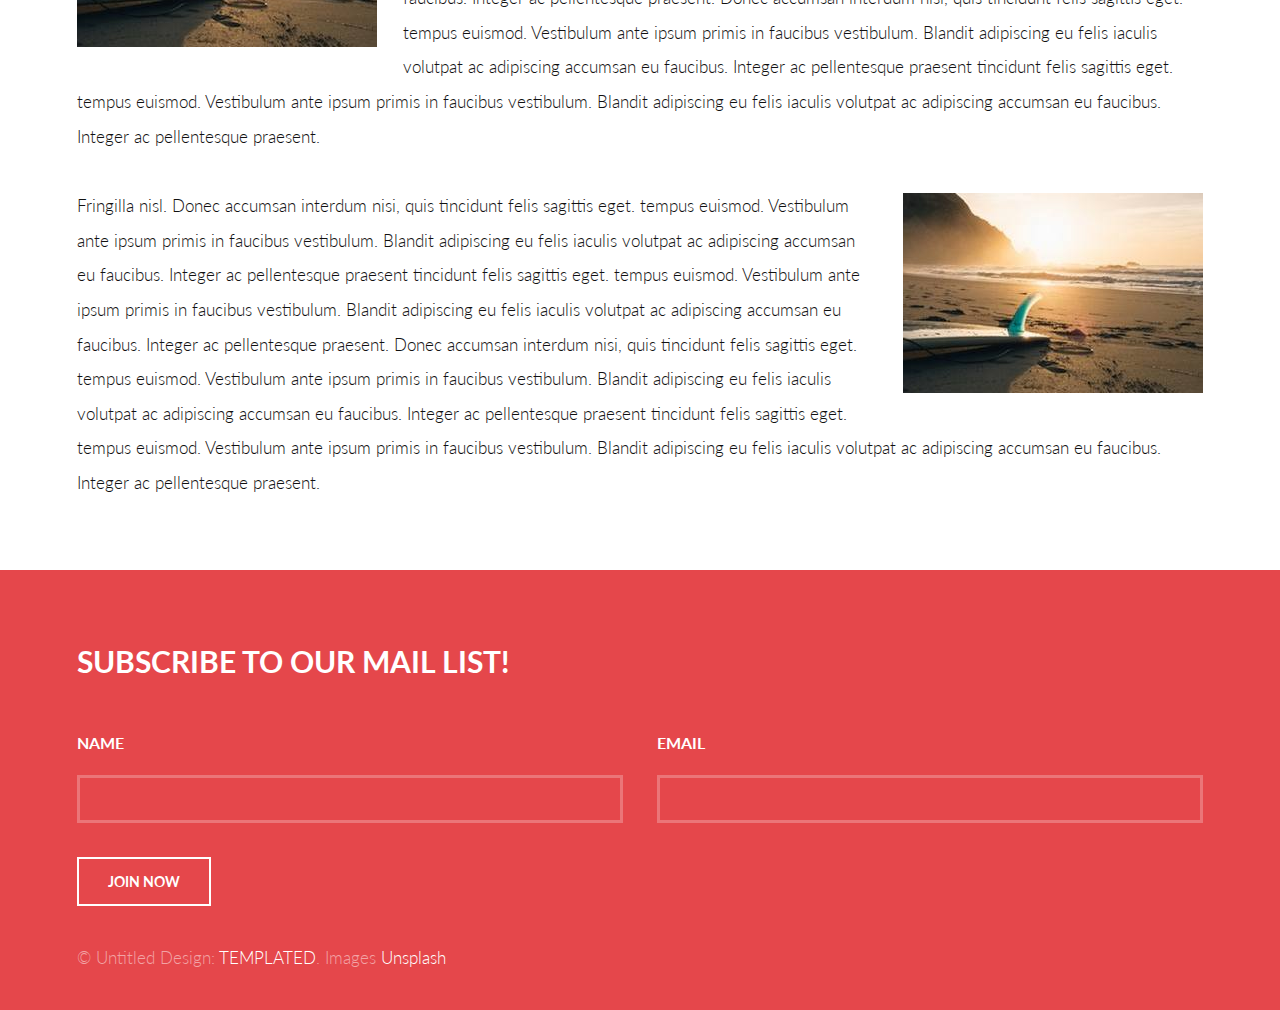
<file: elements.html>
<!DOCTYPE HTML>
<!--
	Introspect by TEMPLATED
	templated.co @templatedco
	Released for free under the Creative Commons Attribution 3.0 license (templated.co/license)
-->
<html>
	<head>
		<title>Elements - Introspect by TEMPLATED</title>
		<meta charset="utf-8" />
		<meta name="viewport" content="width=device-width, initial-scale=1, user-scalable=no" />
		<link rel="stylesheet" href="assets/css/main.css" />
	</head>
	<body>

		<!-- Header -->
			<header id="header">
				<div class="inner">
					<a href="index.html" class="logo"><img class = "logo-img" src="images/tedxcsuf_logo_transparent_white.png"></a>
					<nav id="nav">
						<a href="index.html">Home</a>
						<a href="about.html">About Us</a>
						<a href="titan-talks.html">Titan Talks</a>
						<a href="elements.html">Events</a>
						<a href="team.html">Team</a>
						<a href="#break">Contact</a>
					</nav>
				</div>
			</header>
			<a href="#menu" class="navPanelToggle"><span class="fa fa-bars"></span></a>

		<!-- Main -->
			<section id="main">
				<div class="inner">
					<header class="major special">
						<h1>Elements</h1>
						<p>Lorem ipsum dolor sit amet nullam id egestas urna aliquam</p>
					</header>

					<!-- Text -->
						<section>
							<h3>Text</h3>
							<p>This is <b>bold</b> and this is <strong>strong</strong>. This is <i>italic</i> and this is <em>emphasized</em>.
							This is <sup>superscript</sup> text and this is <sub>subscript</sub> text.
							This is <u>underlined</u> and this is code: <code>for (;;) { ... }</code>. Finally, <a href="#">this is a link</a>.</p>

							<hr />

							<header>
								<h3>Heading with a Subtitle</h3>
								<p>Lorem ipsum dolor sit amet nullam id egestas urna aliquam</p>
							</header>
							<p>Nunc lacinia ante nunc ac lobortis. Interdum adipiscing gravida odio porttitor sem non mi integer non faucibus ornare mi ut ante amet placerat aliquet. Volutpat eu sed ante lacinia sapien lorem accumsan varius montes viverra nibh in adipiscing blandit tempus accumsan.</p>
							<header>
								<h4>Heading with a Subtitle</h4>
								<p>Lorem ipsum dolor sit amet nullam id egestas urna aliquam</p>
							</header>
							<p>Nunc lacinia ante nunc ac lobortis. Interdum adipiscing gravida odio porttitor sem non mi integer non faucibus ornare mi ut ante amet placerat aliquet. Volutpat eu sed ante lacinia sapien lorem accumsan varius montes viverra nibh in adipiscing blandit tempus accumsan.</p>

							<hr />

							<h2>Heading Level 2</h2>
							<h3>Heading Level 3</h3>
							<h4>Heading Level 4</h4>
							<h5>Heading Level 5</h5>
							<h6>Heading Level 6</h6>

							<hr />

							<h4>Blockquote</h4>
							<blockquote>Fringilla nisl. Donec accumsan interdum nisi, quis tincidunt felis sagittis eget tempus euismod. Vestibulum ante ipsum primis in faucibus vestibulum. Blandit adipiscing eu felis iaculis volutpat ac adipiscing accumsan faucibus. Vestibulum ante ipsum primis in faucibus lorem ipsum dolor sit amet nullam adipiscing eu felis.</blockquote>

							<h4>Preformatted</h4>
							<pre><code>i = 0;

while (!deck.isInOrder()) {
print 'Iteration ' + i;
deck.shuffle();
i++;
}

print 'It took ' + i + ' iterations to sort the deck.';</code></pre>
						</section>

					<!-- Lists -->
						<section>
							<h3>Lists</h3>
							<div class="row">
								<div class="6u 12u$(xsmall)">

									<h4>Unordered</h4>
									<ul>
										<li>Dolor pulvinar etiam magna etiam.</li>
										<li>Sagittis adipiscing lorem eleifend.</li>
										<li>Felis enim feugiat dolore viverra.</li>
									</ul>

									<h4>Alternate</h4>
									<ul class="alt">
										<li>Dolor pulvinar etiam magna etiam.</li>
										<li>Sagittis adipiscing lorem eleifend.</li>
										<li>Felis enim feugiat dolore viverra.</li>
									</ul>

								</div>
								<div class="6u$ 12u$(xsmall)">

									<h4>Ordered</h4>
									<ol>
										<li>Dolor pulvinar etiam magna etiam.</li>
										<li>Etiam vel felis at lorem sed viverra.</li>
										<li>Felis enim feugiat dolore viverra.</li>
										<li>Dolor pulvinar etiam magna etiam.</li>
										<li>Etiam vel felis at lorem sed viverra.</li>
										<li>Felis enim feugiat dolore viverra.</li>
									</ol>

									<h4>Icons</h4>
									<ul class="icons">
										<li><a href="#" class="icon fa-twitter"><span class="label">Twitter</span></a></li>
										<li><a href="#" class="icon fa-facebook"><span class="label">Facebook</span></a></li>
										<li><a href="#" class="icon fa-instagram"><span class="label">Instagram</span></a></li>
										<li><a href="#" class="icon fa-github"><span class="label">Github</span></a></li>
										<li><a href="#" class="icon fa-dribbble"><span class="label">Dribbble</span></a></li>
										<li><a href="#" class="icon fa-tumblr"><span class="label">Tumblr</span></a></li>
									</ul>

								</div>
							</div>

							<h4>Actions</h4>
							<ul class="actions">
								<li><a href="#" class="button special">Special</a></li>
								<li><a href="#" class="button">Default</a></li>
								<li><a href="#" class="button alt">Alternate</a></li>
							</ul>
							<ul class="actions small">
								<li><a href="#" class="button special small">Small</a></li>
								<li><a href="#" class="button small">Small</a></li>
								<li><a href="#" class="button alt small">Small</a></li>
							</ul>
							<div class="row">
								<div class="3u 6u(small) 12u$(xsmall)">
									<ul class="actions vertical">
										<li><a href="#" class="button special">Vertical</a></li>
										<li><a href="#" class="button">Vertical</a></li>
										<li><a href="#" class="button alt">Vertical</a></li>
									</ul>
								</div>
								<div class="3u 6u$(small) 12u$(xsmall)">
									<ul class="actions vertical small">
										<li><a href="#" class="button special small">Small</a></li>
										<li><a href="#" class="button small">Small</a></li>
										<li><a href="#" class="button alt small">Small</a></li>
									</ul>
								</div>
								<div class="3u 6u(small) 12u$(xsmall)">
									<ul class="actions vertical">
										<li><a href="#" class="button special fit">Fit</a></li>
										<li><a href="#" class="button fit">Fit</a></li>
										<li><a href="#" class="button alt fit">Fit</a></li>
									</ul>
								</div>
								<div class="3u$ 6u$(small) 12u$(xsmall)">
									<ul class="actions vertical small">
										<li><a href="#" class="button special small fit">Small</a></li>
										<li><a href="#" class="button small fit">Small</a></li>
										<li><a href="#" class="button alt small fit">Small</a></li>
									</ul>
								</div>
							</div>
						</section>

					<!-- Table -->
						<section>
							<h3>Table</h3>
							<h4>Default</h4>
							<div class="table-wrapper">
								<table>
									<thead>
										<tr>
											<th>Name</th>
											<th>Description</th>
											<th>Price</th>
										</tr>
									</thead>
									<tbody>
										<tr>
											<td>Item 1</td>
											<td>Ante turpis integer aliquet porttitor.</td>
											<td>29.99</td>
										</tr>
										<tr>
											<td>Item 2</td>
											<td>Vis ac commodo adipiscing arcu aliquet.</td>
											<td>19.99</td>
										</tr>
										<tr>
											<td>Item 3</td>
											<td> Morbi faucibus arcu accumsan lorem.</td>
											<td>29.99</td>
										</tr>
										<tr>
											<td>Item 4</td>
											<td>Vitae integer tempus condimentum.</td>
											<td>19.99</td>
										</tr>
										<tr>
											<td>Item 5</td>
											<td>Ante turpis integer aliquet porttitor.</td>
											<td>29.99</td>
										</tr>
									</tbody>
									<tfoot>
										<tr>
											<td colspan="2"></td>
											<td>100.00</td>
										</tr>
									</tfoot>
								</table>
							</div>
							<h4>Alternate</h4>
							<div class="table-wrapper">
								<table class="alt">
									<thead>
										<tr>
											<th>Name</th>
											<th>Description</th>
											<th>Price</th>
										</tr>
									</thead>
									<tbody>
										<tr>
											<td>Item 1</td>
											<td>Ante turpis integer aliquet porttitor.</td>
											<td>29.99</td>
										</tr>
										<tr>
											<td>Item 2</td>
											<td>Vis ac commodo adipiscing arcu aliquet.</td>
											<td>19.99</td>
										</tr>
										<tr>
											<td>Item 3</td>
											<td> Morbi faucibus arcu accumsan lorem.</td>
											<td>29.99</td>
										</tr>
										<tr>
											<td>Item 4</td>
											<td>Vitae integer tempus condimentum.</td>
											<td>19.99</td>
										</tr>
										<tr>
											<td>Item 5</td>
											<td>Ante turpis integer aliquet porttitor.</td>
											<td>29.99</td>
										</tr>
									</tbody>
									<tfoot>
										<tr>
											<td colspan="2"></td>
											<td>100.00</td>
										</tr>
									</tfoot>
								</table>
							</div>
						</section>

					<!-- Buttons -->
						<section>
							<h3>Buttons</h3>
							<ul class="actions">
								<li><a href="#" class="button special">Special</a></li>
								<li><a href="#" class="button">Default</a></li>
								<li><a href="#" class="button alt">Alternate</a></li>
							</ul>
							<ul class="actions">
								<li><a href="#" class="button special big">Big</a></li>
								<li><a href="#" class="button">Default</a></li>
								<li><a href="#" class="button alt small">Small</a></li>
							</ul>
							<div class="row">
								<div class="6u 12u$(xsmall)">
									<ul class="actions fit">
										<li><a href="#" class="button fit">Fit</a></li>
										<li><a href="#" class="button alt fit">Fit</a></li>
									</ul>
								</div>
								<div class="6u$ 12u$(xsmall)">
									<ul class="actions fit small">
										<li><a href="#" class="button fit small">Fit + Small</a></li>
										<li><a href="#" class="button alt fit small">Fit + Small</a></li>
									</ul>
								</div>
							</div>
							<ul class="actions">
								<li><a href="#" class="button special icon fa-download">Icon</a></li>
								<li><a href="#" class="button icon fa-download">Icon</a></li>
								<li><a href="#" class="button alt icon fa-download">Icon</a></li>
							</ul>
							<ul class="actions">
								<li><span class="button special disabled">Special</span></li>
								<li><span class="button disabled">Default</span></li>
								<li><span class="button alt disabled">Alternate</span></li>
							</ul>
						</section>

					<!-- Form -->
						<section>
							<h3>Form</h3>
							<form method="post" action="#">
								<div class="row uniform 50%">
									<div class="6u 12u$(xsmall)">
										<input type="text" name="demo-name" id="demo-name" value="" placeholder="Name" />
									</div>
									<div class="6u$ 12u$(xsmall)">
										<input type="email" name="demo-email" id="demo-email" value="" placeholder="Email" />
									</div>
									<div class="12u$">
										<div class="select-wrapper">
											<select name="demo-category" id="demo-category">
												<option value="">- Category -</option>
												<option value="1">Manufacturing</option>
												<option value="1">Shipping</option>
												<option value="1">Administration</option>
												<option value="1">Human Resources</option>
											</select>
										</div>
									</div>
									<div class="4u 12u$(xsmall)">
										<input type="radio" id="priority-low" name="priority" checked>
										<label for="priority-low">Low Priority</label>
									</div>
									<div class="4u 12u$(xsmall)">
										<input type="radio" id="priority-normal" name="priority">
										<label for="priority-normal">Normal Priority</label>
									</div>
									<div class="4u$ 12u$(xsmall)">
										<input type="radio" id="priority-high" name="priority">
										<label for="priority-high">High Priority</label>
									</div>
									<div class="6u 12u$(small)">
										<input type="checkbox" id="copy" name="copy">
										<label for="copy">Email me a copy of this message</label>
									</div>
									<div class="6u$ 12u$(small)">
										<input type="checkbox" id="human" name="human" checked>
										<label for="human">I am a human and not a robot</label>
									</div>
									<div class="12u$">
										<textarea name="demo-message" id="demo-message" placeholder="Enter your message" rows="6"></textarea>
									</div>
									<div class="12u$">
										<ul class="actions">
											<li><input type="submit" value="Send Message" class="special" /></li>
											<li><input type="reset" value="Reset" /></li>
										</ul>
									</div>
								</div>
							</form>
						</section>

					<!-- Image -->
						<section>
							<h3>Image</h3>
							<h4>Fit</h4>
							<div class="box alt">
								<div class="row 50% uniform">
									<div class="12u$"><span class="image fit"><img src="images/pic11.jpg" alt="" /></span></div>
									<div class="4u"><span class="image fit"><img src="images/pic03.jpg" alt="" /></span></div>
									<div class="4u"><span class="image fit"><img src="images/pic04.jpg" alt="" /></span></div>
									<div class="4u$"><span class="image fit"><img src="images/pic05.jpg" alt="" /></span></div>
									<div class="4u"><span class="image fit"><img src="images/pic05.jpg" alt="" /></span></div>
									<div class="4u"><span class="image fit"><img src="images/pic03.jpg" alt="" /></span></div>
									<div class="4u$"><span class="image fit"><img src="images/pic04.jpg" alt="" /></span></div>
									<div class="4u"><span class="image fit"><img src="images/pic04.jpg" alt="" /></span></div>
									<div class="4u"><span class="image fit"><img src="images/pic05.jpg" alt="" /></span></div>
									<div class="4u$"><span class="image fit"><img src="images/pic03.jpg" alt="" /></span></div>
								</div>
							</div>

							<h4>Left &amp; Right</h4>
							<p><span class="image left"><img src="images/pic06.jpg" alt="" /></span>Fringilla nisl. Donec accumsan interdum nisi, quis tincidunt felis sagittis eget. tempus euismod. Vestibulum ante ipsum primis in faucibus vestibulum. Blandit adipiscing eu felis iaculis volutpat ac adipiscing accumsan eu faucibus. Integer ac pellentesque praesent tincidunt felis sagittis eget. tempus euismod. Vestibulum ante ipsum primis in faucibus vestibulum. Blandit adipiscing eu felis iaculis volutpat ac adipiscing accumsan eu faucibus. Integer ac pellentesque praesent. Donec accumsan interdum nisi, quis tincidunt felis sagittis eget. tempus euismod. Vestibulum ante ipsum primis in faucibus vestibulum. Blandit adipiscing eu felis iaculis volutpat ac adipiscing accumsan eu faucibus. Integer ac pellentesque praesent tincidunt felis sagittis eget. tempus euismod. Vestibulum ante ipsum primis in faucibus vestibulum. Blandit adipiscing eu felis iaculis volutpat ac adipiscing accumsan eu faucibus. Integer ac pellentesque praesent.</p>
							<p><span class="image right"><img src="images/pic06.jpg" alt="" /></span>Fringilla nisl. Donec accumsan interdum nisi, quis tincidunt felis sagittis eget. tempus euismod. Vestibulum ante ipsum primis in faucibus vestibulum. Blandit adipiscing eu felis iaculis volutpat ac adipiscing accumsan eu faucibus. Integer ac pellentesque praesent tincidunt felis sagittis eget. tempus euismod. Vestibulum ante ipsum primis in faucibus vestibulum. Blandit adipiscing eu felis iaculis volutpat ac adipiscing accumsan eu faucibus. Integer ac pellentesque praesent. Donec accumsan interdum nisi, quis tincidunt felis sagittis eget. tempus euismod. Vestibulum ante ipsum primis in faucibus vestibulum. Blandit adipiscing eu felis iaculis volutpat ac adipiscing accumsan eu faucibus. Integer ac pellentesque praesent tincidunt felis sagittis eget. tempus euismod. Vestibulum ante ipsum primis in faucibus vestibulum. Blandit adipiscing eu felis iaculis volutpat ac adipiscing accumsan eu faucibus. Integer ac pellentesque praesent.</p>
						</section>

				</div>
			</section>

		<!-- Footer -->
		<section id="footer">
			<div class="inner">
				<header>
					<h2>Subscribe to our mail list!</h2>
				</header>
				<form method="post" action="#">
					<div class="field half first">
						<label for="name">Name</label>
						<input type="text" name="name" id="name" />
					</div>
					<div class="field half">
						<label for="email">Email</label>
						<input type="text" name="email" id="email" />
					</div>
					<ul class="actions">
						<li><input type="submit" value="Join Now" class="alt" /></li>
					</ul>
				</form>
				<div class="copyright">
					&copy; Untitled Design: <a href="https://templated.co/">TEMPLATED</a>. Images <a href="https://unsplash.com/">Unsplash</a>
				</div>
			</div>
		</section>

		<!-- Scripts -->
			<script src="assets/js/jquery.min.js"></script>
			<script src="assets/js/skel.min.js"></script>
			<script src="assets/js/util.js"></script>
			<script src="assets/js/main.js"></script>

	</body>
</html>
</file>
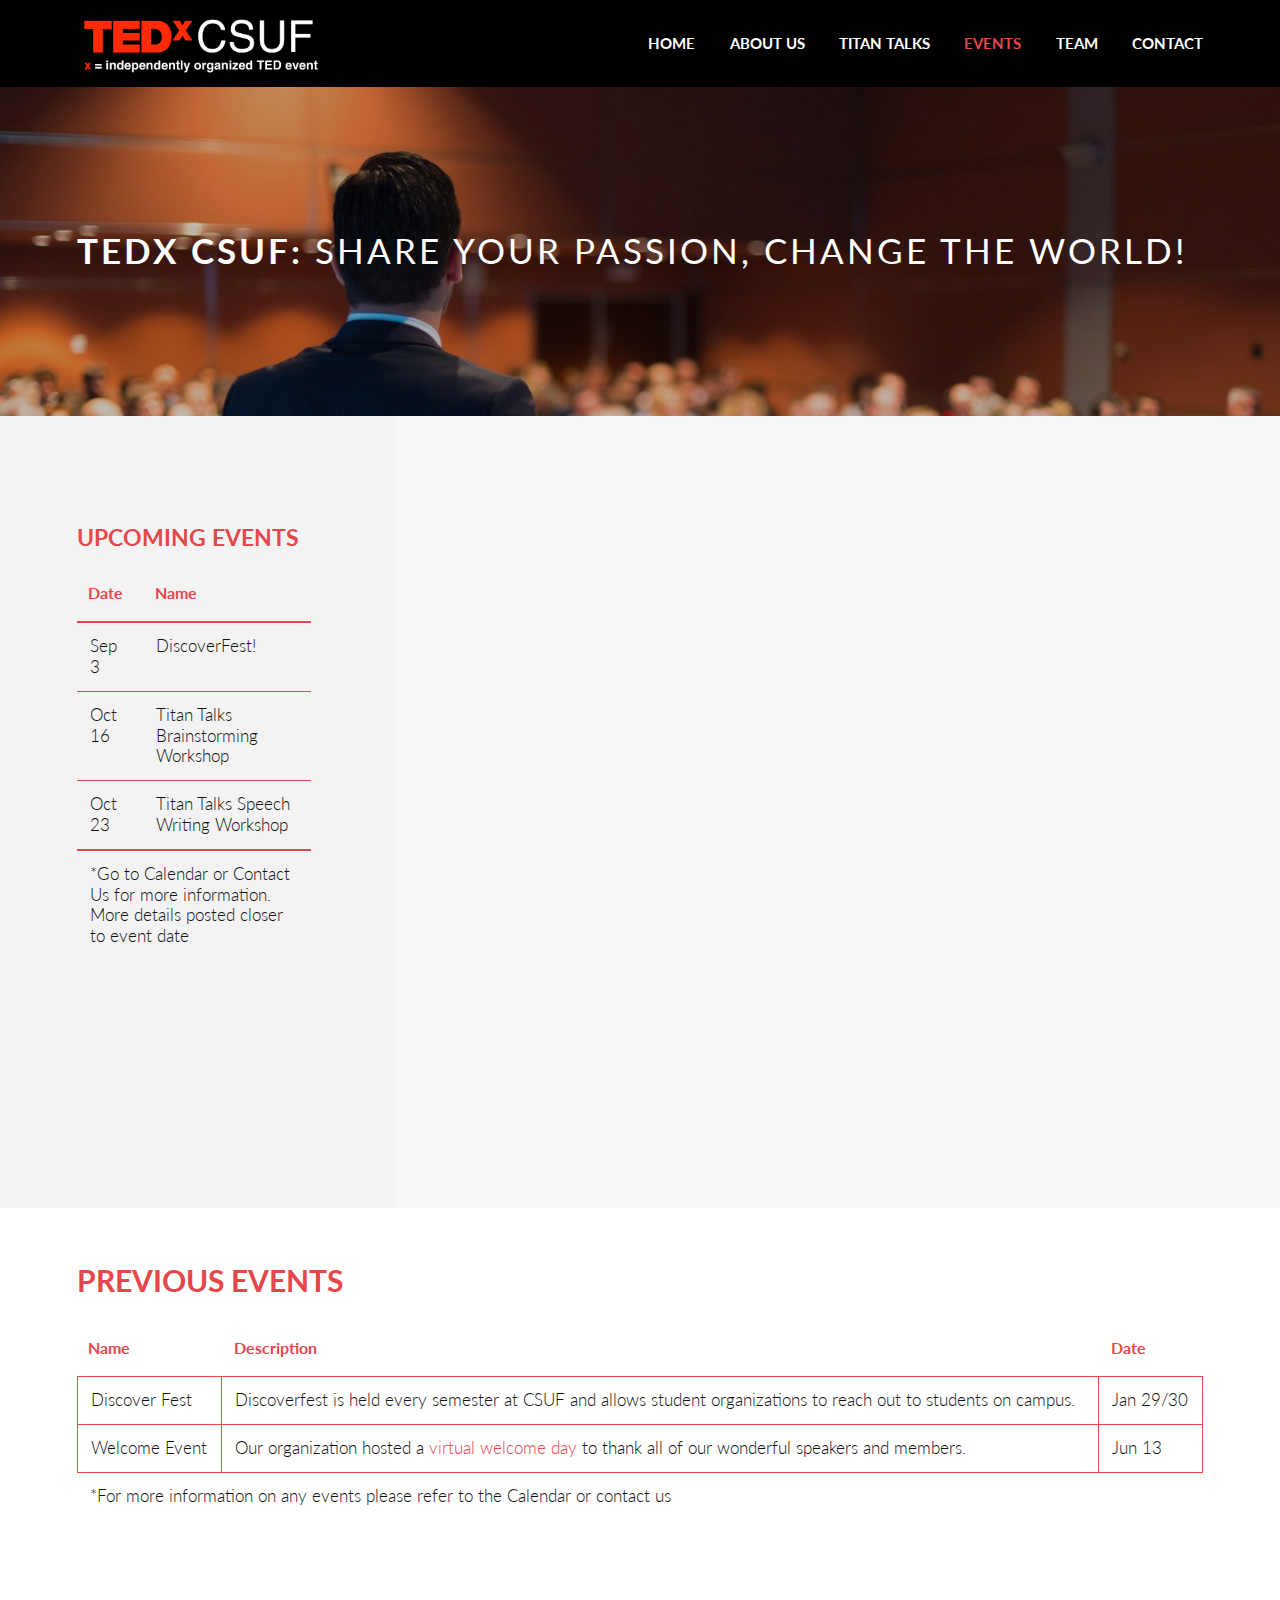
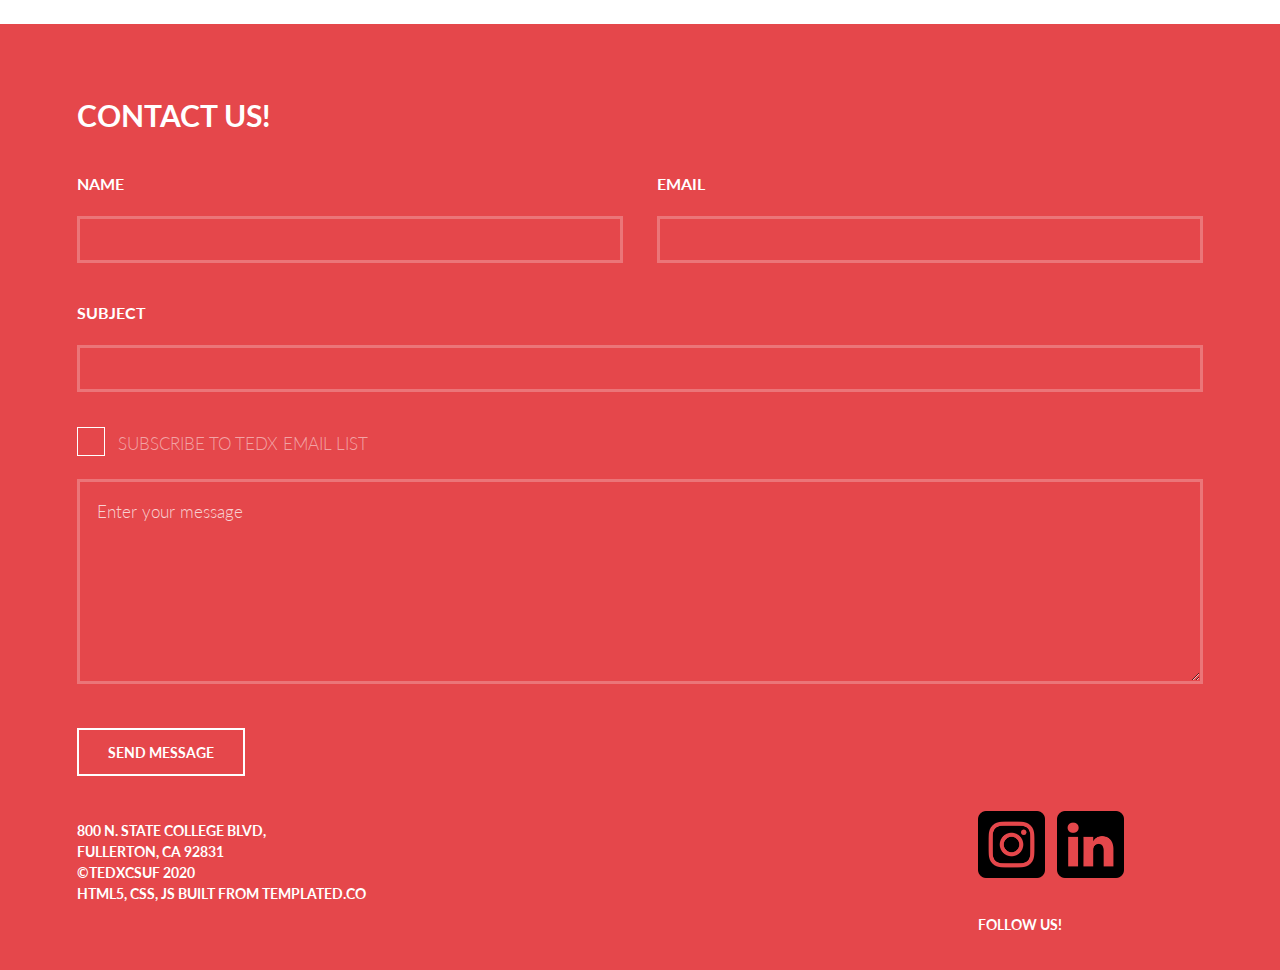
<file: events.html>
<!DOCTYPE HTML>
<!--
	Introspect by TEMPLATED
	templated.co @templatedco
	Released for free under the Creative Commons Attribution 3.0 license (templated.co/license)
-->
<html>
	<head>
		<title>TEDxCSUF</title>
		<meta charset="utf-8" />
		<meta name="viewport" content="width=device-width, initial-scale=1, user-scalable=no" />
		<link rel="stylesheet" href="assets/css/main.css" />
	</head>
	<body>

		<!-- Header -->
			<header id="header">
				<div class="inner">
					<a href="index.html" class="logo"><img class = "logo-img" src="images/tedxcsuf_logo_transparent_white.png"></a>
					<nav id="nav">
						<a href="index.html">Home</a>
						<a href="about.html">About Us</a>
						<a href="titan-talks.html">Titan Talks</a>
						<a class ='selected' href="events.html">Events</a>
						<a href="team.html">Team</a>
						<a href="#break">Contact</a>
					</nav>
				</div>
			</header>
			<a href="#menu" class="navPanelToggle"><span class="fa fa-bars"></span></a>

		<!-- Banner -->
			<section id="banner" class = 'events-banner'>
				<div class="inner">
					<h1>TEDx CSUF: <span> Share your passion, Change the world! </span></h1>
					<ul class="actions">
						<!-- <li><a href="#" class="button alt">Get Started</a></li> -->
					</ul>
				</div>
			</section>



        <!-- Two -->
        <section id="two" class= "about-two bg1">
            <div class="inner">
                <article class = 'one'>
                    <div class="content">
                        <header>
                            <h3>Upcoming Events</h3>
                        </header>
                        <div class="table-wrapper">
                            <table>
                                <thead>
                                    <tr>
                                        <th>Date</th>
                                        <th>Name</th>
                                    </tr>
                                </thead>
                                <tbody>
                                    <tr>
                                        <td>Sep 3</td>
                                        <td>DiscoverFest!</td>
                                    </tr>
                                    <tr>
                                        <td>Oct 16</td>
                                        <td>Titan Talks Brainstorming Workshop</td>
                                    </tr>
                                    <tr>
                                        <td>Oct 23</td>
                                        <td>Titan Talks Speech Writing Workshop</td>
                                    </tr>
                                   
                                </tbody>
                                <tfoot>
                                    <tr>
                                        <td colspan="2">*Go to Calendar or Contact Us for more information. More details posted closer to event date</td>
                                    </tr>
                                </tfoot>
                            </table>
                        </div>
                        
                    </div>
                </article>
                <article class = 'two'>
                    <iframe src="https://calendar.google.com/calendar/embed?src=cida0rgvq0emjbkcmtoaqjb4eg%40group.calendar.google.com&ctz=America%2FLos_Angeles" style="border: 0" width="800" height="600" frameborder="0" scrolling="no"></iframe>
                </article>
            
            </div>
        </section>
    
        
        <section id="one">
            <div class="inner">
                <header>
                    <h2>Previous Events</h2>
                </header>
                <div class="table-wrapper">
                    <table class="alt">
                        <thead>
                            <tr>
                                <th>Name</th>
                                <th>Description</th>
                                <th>Date</th>
                            </tr>
                        </thead>
                        <tbody>
                            <tr>
                                <td>Discover Fest</td>
                                <td>Discoverfest is held every semester at CSUF and allows student organizations to reach out to students on campus.</td>
                                <td>Jan 29/30</td>
                            </tr>
                            <tr>
                                <td>Welcome Event</td>
                                <td> Our organization hosted a <a target='_blank' href="https://www.dropbox.com/s/pdo6i27irp5aexp/Discoverfest%20Fall%202020%20-%20TEDxCSUF%20Video%20%28w%20Sub%29.mp4?dl=0">virtual welcome day</a> to thank all of our wonderful speakers and members.</td>
                                <td>Jun 13</td>
                            </tr>
                        </tbody>
                        <tfoot>
                            <tr>
                                <td colspan="3">*For more information on any events please refer to the Calendar or contact us</td>
                            </tr>
                        </tfoot>
                    </table>
                </div>
            </div>
        </section>


		<!-- Footer -->
			<section id="footer">
				<div class="inner">
					<header>
						<h2>Contact Us!</h2>
					</header>
					<form method="POST" action="email-list.php">
						<div class="field half first">
							<label for="name">Name</label>
							<input type="text" name="name" id="name" />
						</div>
						<div class="field half">
							<label for="email">Email</label>
							<input type="text" name="email" id="email" />
						</div>
						<div class="field ">
							<label for="subject">Subject</label>
							<input type="text" name="subject" id="subject" />
						</div>
						<div class="4u 12u$(xlarge)">
							<input type="checkbox" id="subscribe" name="subscribe">
							<label for="subscribe">Subscribe to TEDx Email List</label>
						</div>
						<div class="12u$">
							<textarea name="message" id="message" placeholder="Enter your message" rows="5"></textarea>
						</div>
						<ul class="actions">
							<li><input name ='submit' type="submit" value="Send Message" class="alt" /></li>
						</ul>
					</form>
					<div class="footer-row">
						<div class="address"><h5>800 N. State College Blvd,<br> Fullerton, CA 92831 <br> ©TEDxCSUF 2020 <br> HTML5, CSS, JS built from templated.co</h5></div>
						<div class="icons">
							<div class="row 50% uniform">
								<div class="4u"><a target = '_blank' href="https://www.instagram.com/tedxcsuf/"><span class="image fit"><img src="images/instagram.png" alt="" /></span></a></div>
								<div class="4u"><a target = '_blank' href="https://www.linkedin.com/company/tedxcsuf/"><span class="image fit"><img src="images/linkedin.png" alt="" /></a></span></div>
							</div>
							<h5> Follow Us!</h5>
						</div>
					</div>
				</div>
			</section>

		<!-- Scripts -->
			<script src="assets/js/jquery.min.js"></script>
			<script src="assets/js/skel.min.js"></script>
			<script src="assets/js/util.js"></script>
			<script src="assets/js/main.js"></script>

	</body>
</html>
</file>
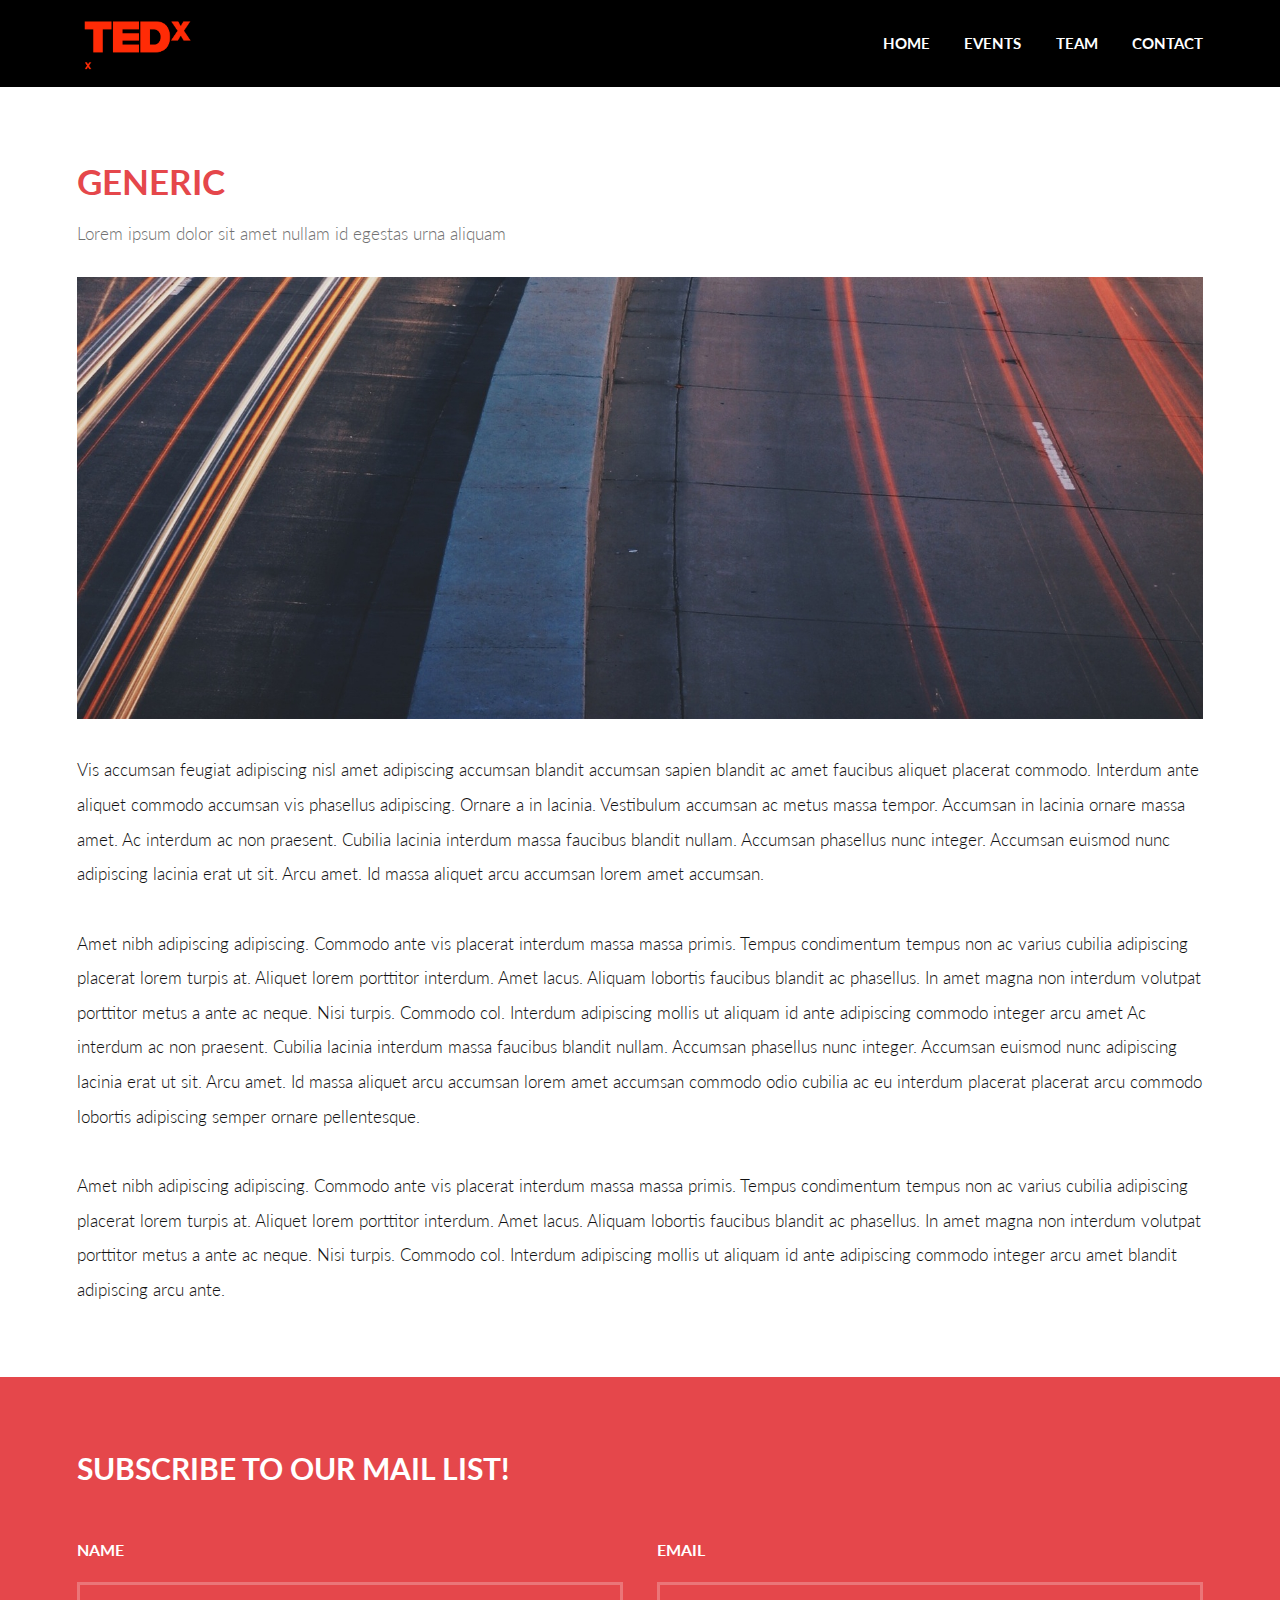
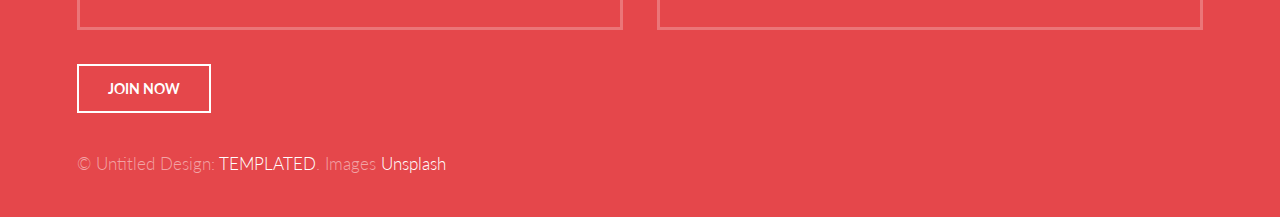
<file: generic.html>
<!DOCTYPE HTML>
<!--
	Introspect by TEMPLATED
	templated.co @templatedco
	Released for free under the Creative Commons Attribution 3.0 license (templated.co/license)
-->
<html>
	<head>
		<title>Generic - Introspect by TEMPLATED</title>
		<meta charset="utf-8" />
		<meta name="viewport" content="width=device-width, initial-scale=1, user-scalable=no" />
		<link rel="stylesheet" href="assets/css/main.css" />
	</head>
	<body>

		<!-- Header -->
			<header id="header">
				<div class="inner">
					<a href="index.html" class="logo"><img class = "logo-img" src="images/tedxcsuf_logo_transparent_black.png"></a>
					<nav id="nav">
						<a href="index.html">Home</a>
						<a href="generic.html">Events</a>
						<a href="elements.html">Team</a>
						<a href="elements.html">Contact</a>
					</nav>
				</div>
			</header>
			<a href="#menu" class="navPanelToggle"><span class="fa fa-bars"></span></a>

		<!-- Main -->
			<section id="main" >
				<div class="inner">
					<header class="major special">
						<h1>Generic</h1>
						<p>Lorem ipsum dolor sit amet nullam id egestas urna aliquam</p>
					</header>
					<a href="#" class="image fit"><img src="images/pic11.jpg" alt="" /></a>
					<p>Vis accumsan feugiat adipiscing nisl amet adipiscing accumsan blandit accumsan sapien blandit ac amet faucibus aliquet placerat commodo. Interdum ante aliquet commodo accumsan vis phasellus adipiscing. Ornare a in lacinia. Vestibulum accumsan ac metus massa tempor. Accumsan in lacinia ornare massa amet. Ac interdum ac non praesent. Cubilia lacinia interdum massa faucibus blandit nullam. Accumsan phasellus nunc integer. Accumsan euismod nunc adipiscing lacinia erat ut sit. Arcu amet. Id massa aliquet arcu accumsan lorem amet accumsan.</p>
					<p>Amet nibh adipiscing adipiscing. Commodo ante vis placerat interdum massa massa primis. Tempus condimentum tempus non ac varius cubilia adipiscing placerat lorem turpis at. Aliquet lorem porttitor interdum. Amet lacus. Aliquam lobortis faucibus blandit ac phasellus. In amet magna non interdum volutpat porttitor metus a ante ac neque. Nisi turpis. Commodo col. Interdum adipiscing mollis ut aliquam id ante adipiscing commodo integer arcu amet Ac interdum ac non praesent. Cubilia lacinia interdum massa faucibus blandit nullam. Accumsan phasellus nunc integer. Accumsan euismod nunc adipiscing lacinia erat ut sit. Arcu amet. Id massa aliquet arcu accumsan lorem amet accumsan commodo odio cubilia ac eu interdum placerat placerat arcu commodo lobortis adipiscing semper ornare pellentesque.</p>
					<p>Amet nibh adipiscing adipiscing. Commodo ante vis placerat interdum massa massa primis. Tempus condimentum tempus non ac varius cubilia adipiscing placerat lorem turpis at. Aliquet lorem porttitor interdum. Amet lacus. Aliquam lobortis faucibus blandit ac phasellus. In amet magna non interdum volutpat porttitor metus a ante ac neque. Nisi turpis. Commodo col. Interdum adipiscing mollis ut aliquam id ante adipiscing commodo integer arcu amet blandit adipiscing arcu ante.</p>
				</div>
			</section>

		<!-- Footer -->
		<section id="footer">
			<div class="inner">
				<header>
					<h2>Subscribe to our mail list!</h2>
				</header>
				<form method="post" action="#">
					<div class="field half first">
						<label for="name">Name</label>
						<input type="text" name="name" id="name" />
					</div>
					<div class="field half">
						<label for="email">Email</label>
						<input type="text" name="email" id="email" />
					</div>
					<ul class="actions">
						<li><input type="submit" value="Join Now" class="alt" /></li>
					</ul>
				</form>
				<div class="copyright">
					&copy; Untitled Design: <a href="https://templated.co/">TEMPLATED</a>. Images <a href="https://unsplash.com/">Unsplash</a>
				</div>
			</div>
		</section>

		<!-- Scripts -->
			<script src="assets/js/jquery.min.js"></script>
			<script src="assets/js/skel.min.js"></script>
			<script src="assets/js/util.js"></script>
			<script src="assets/js/main.js"></script>

	</body>
</html>
</file>
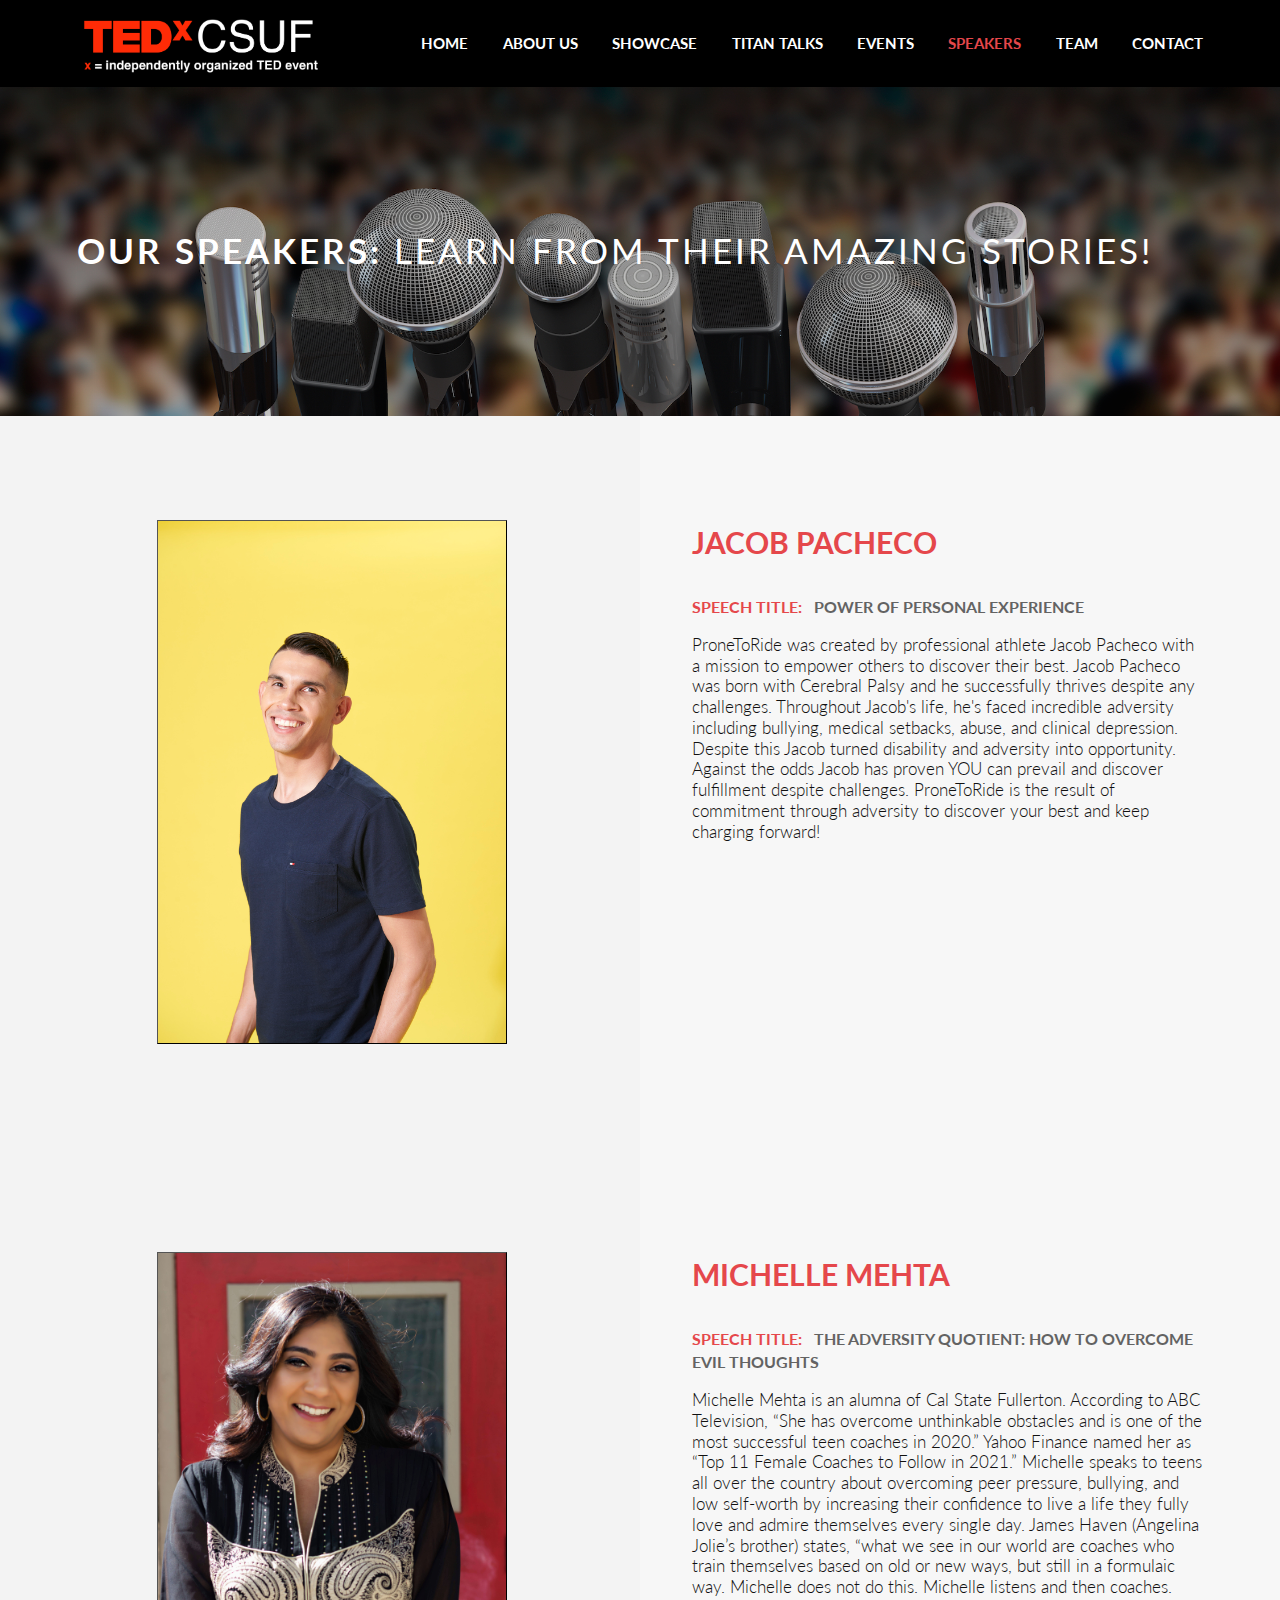
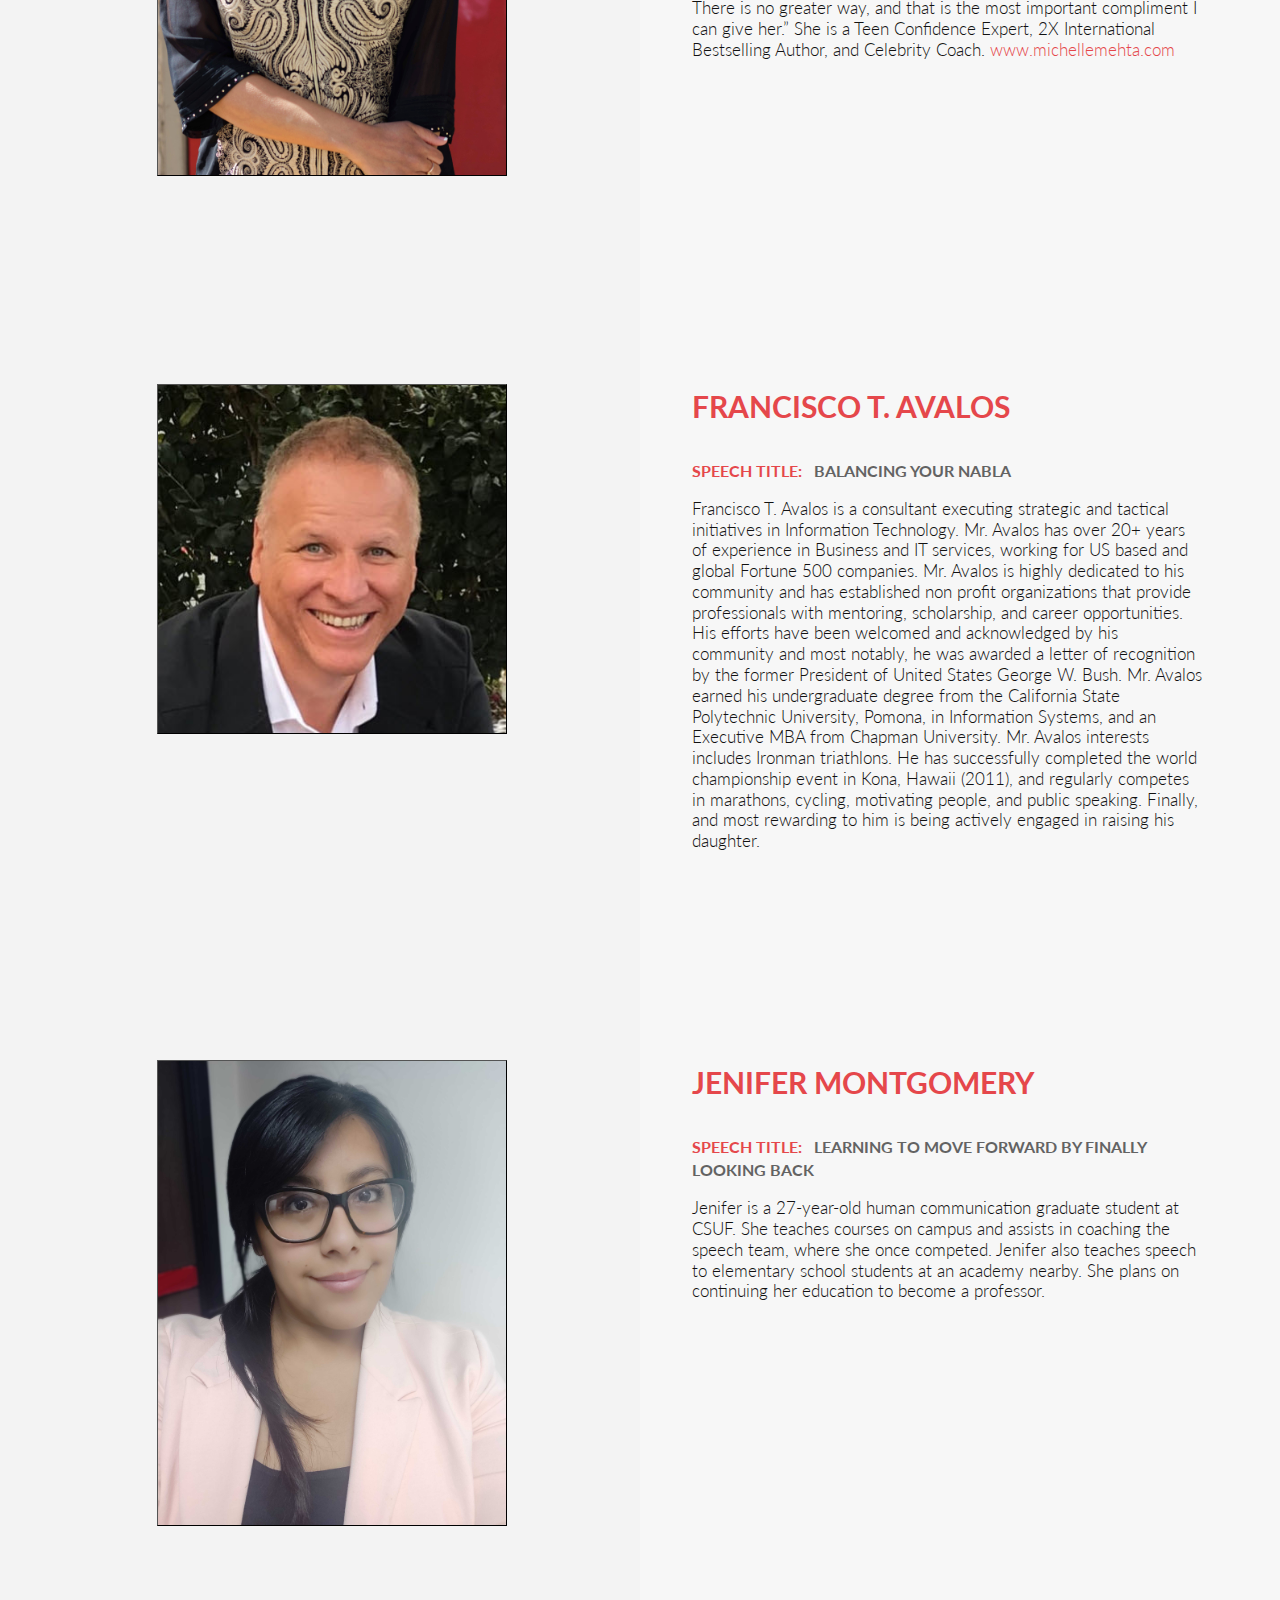
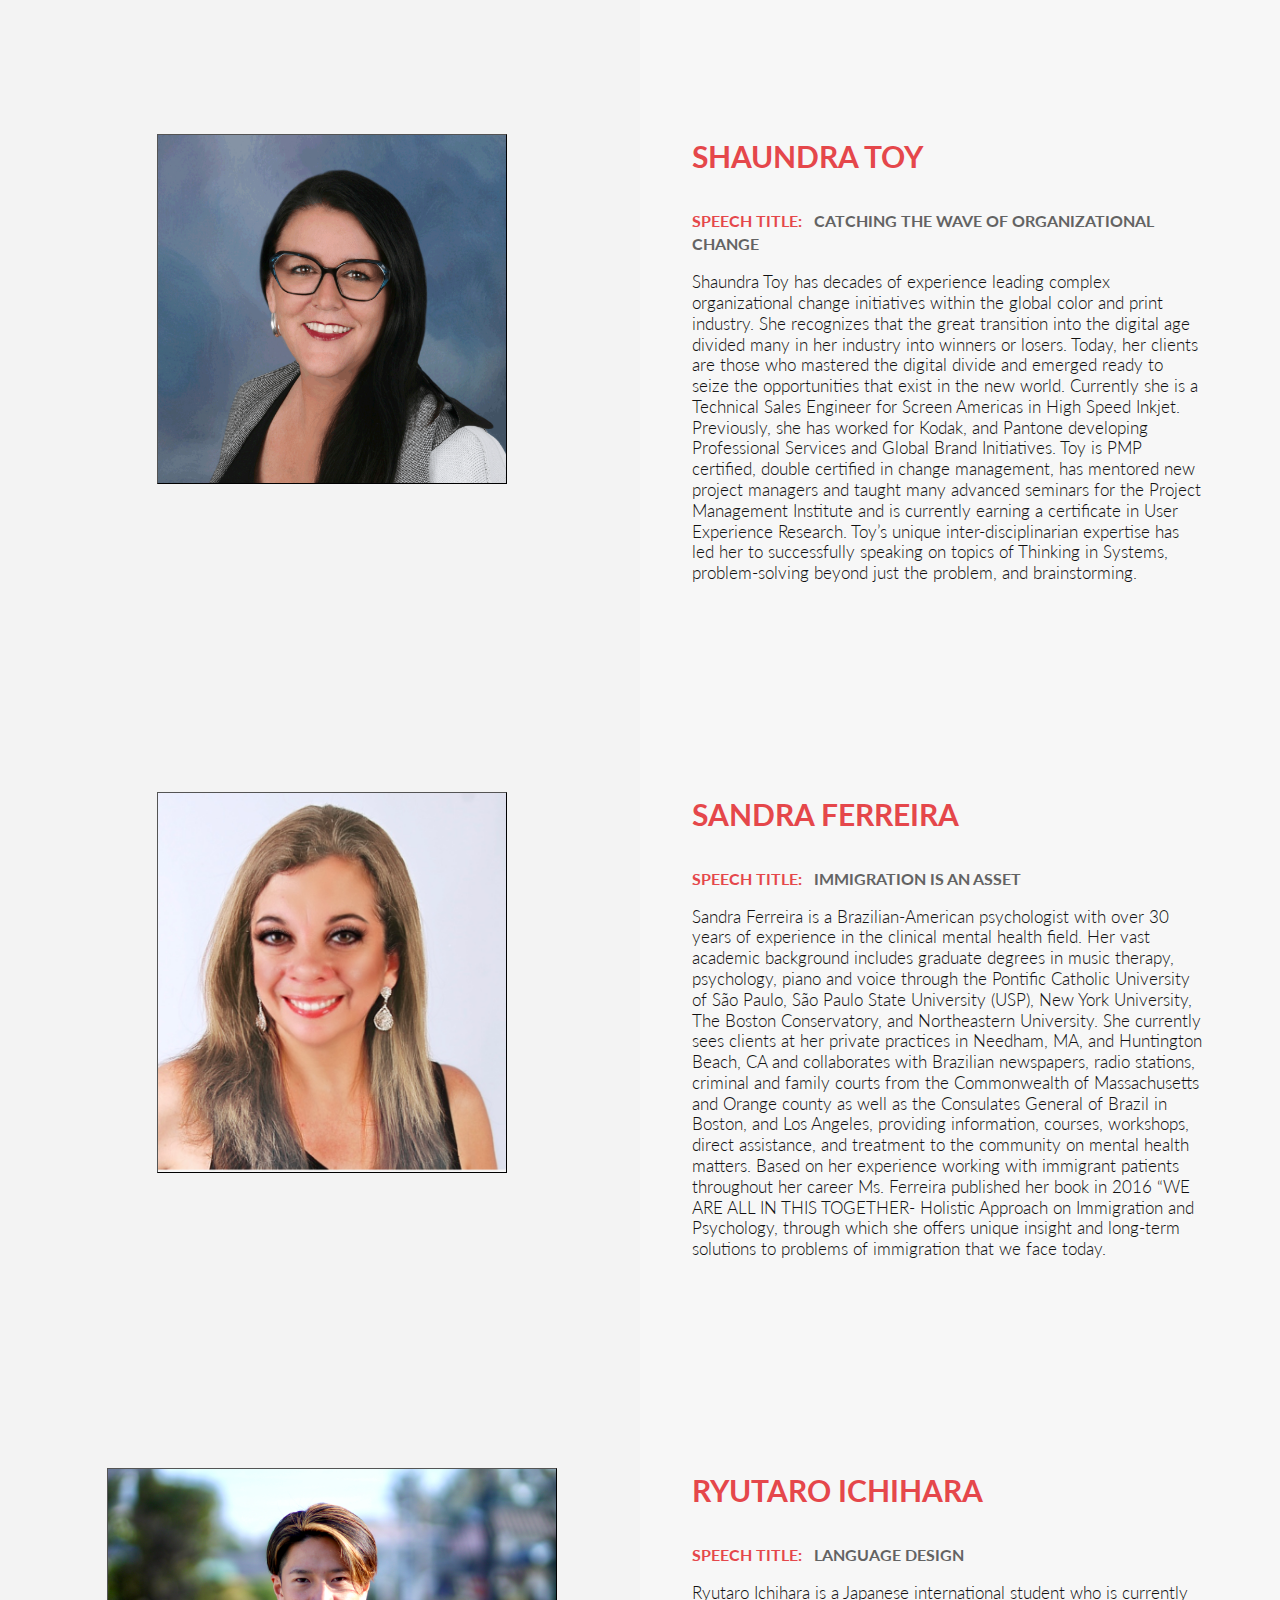
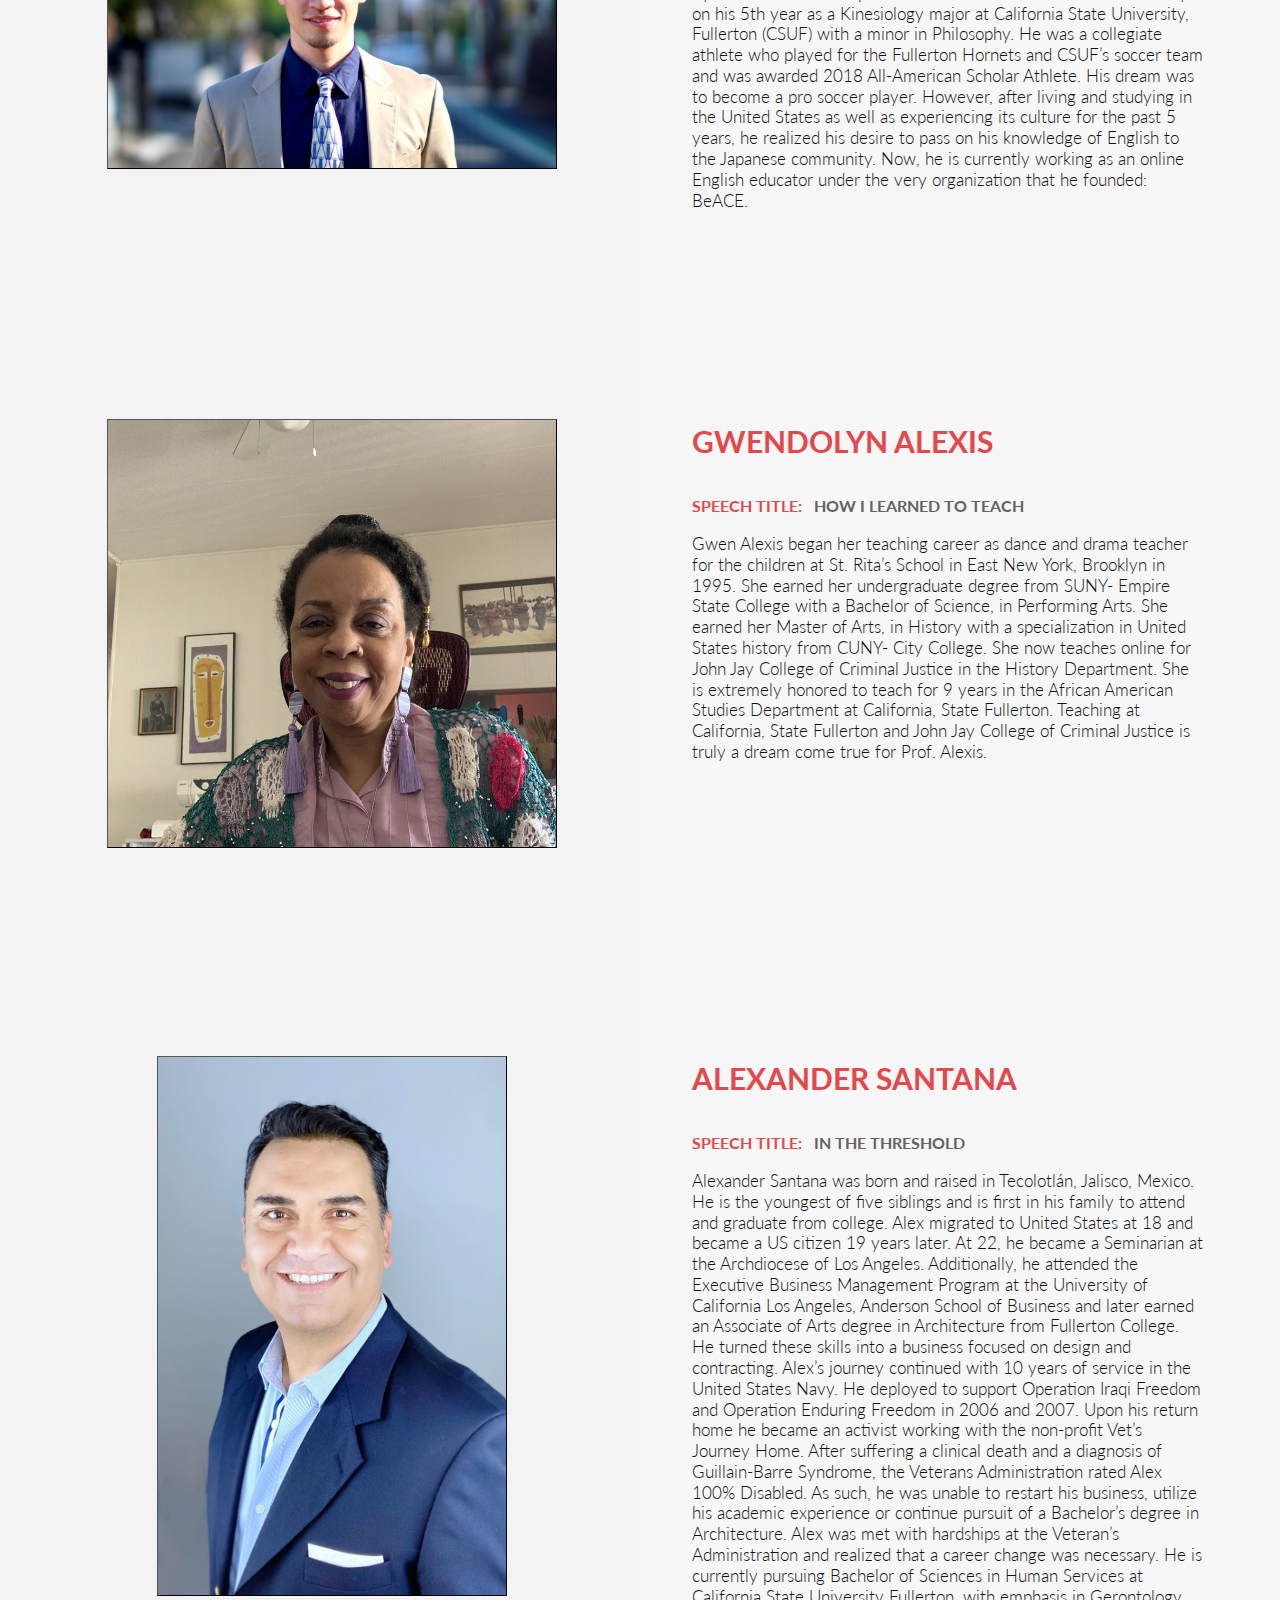
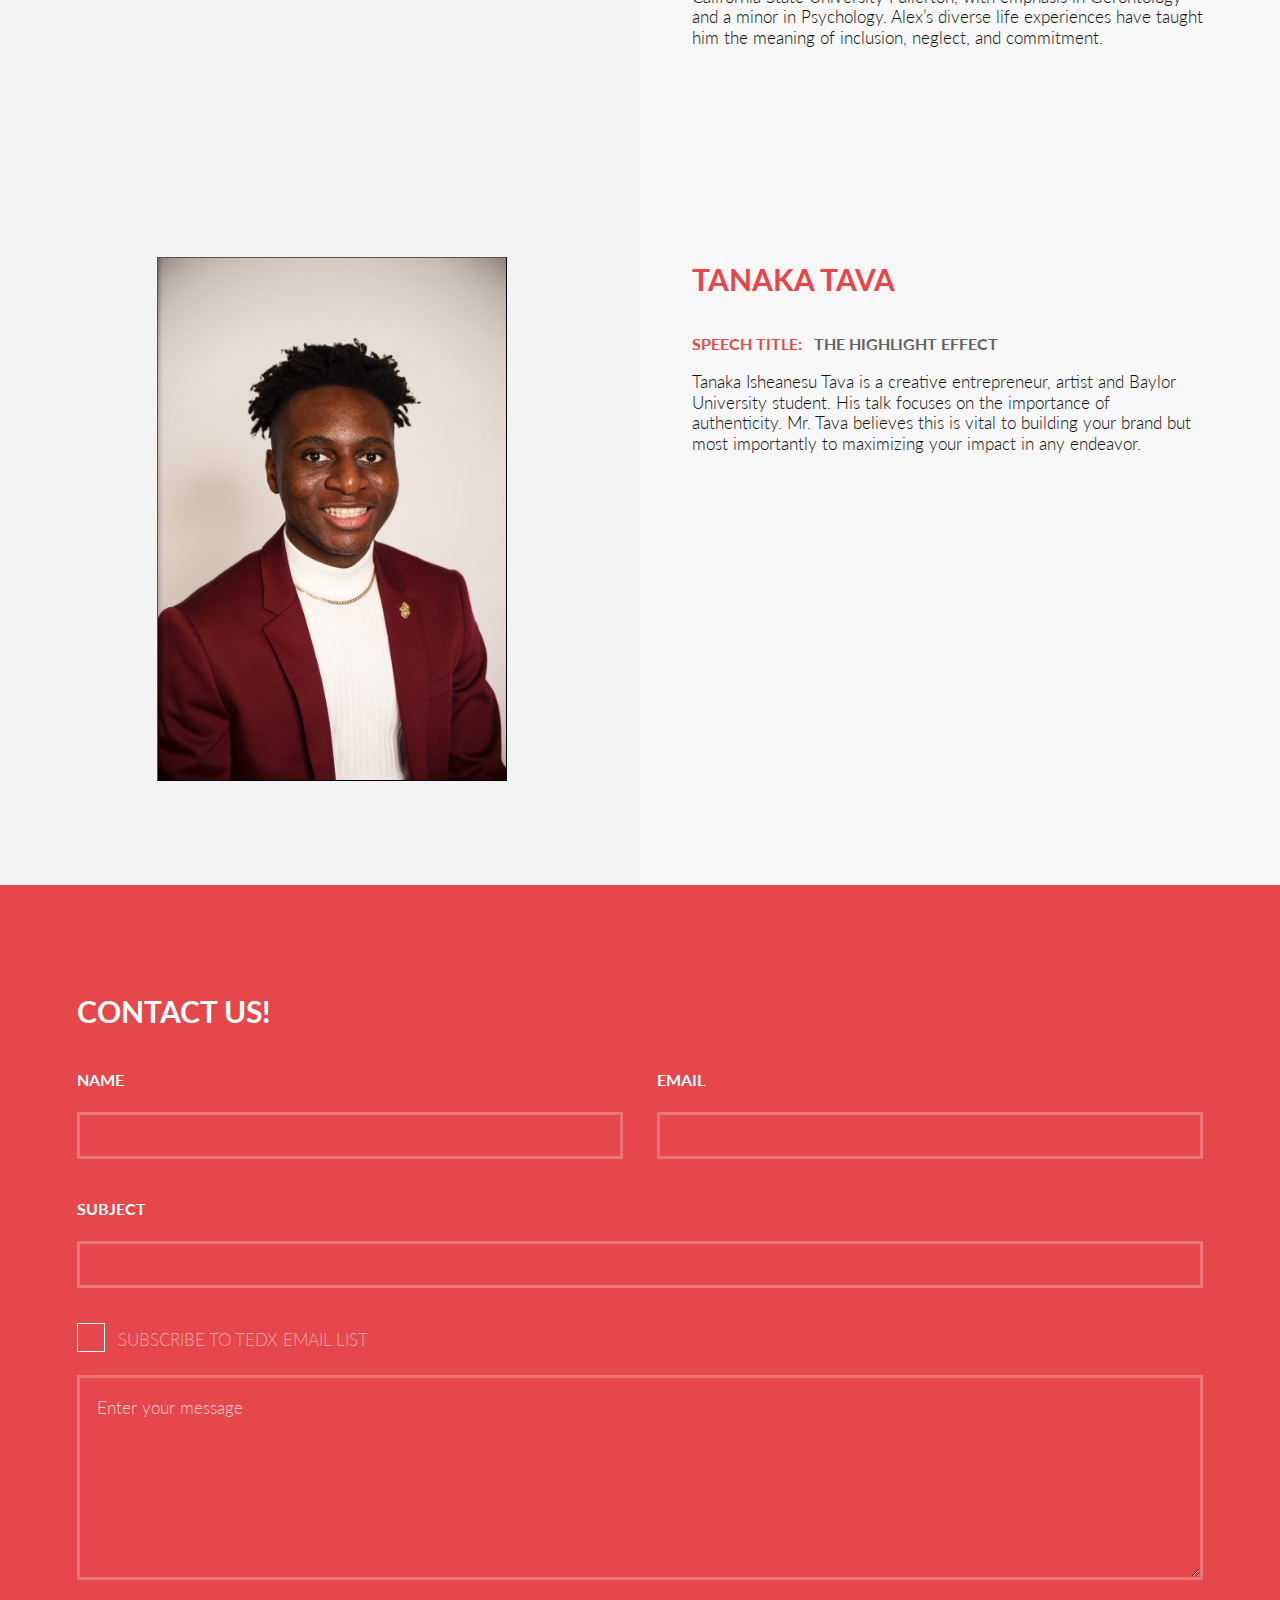
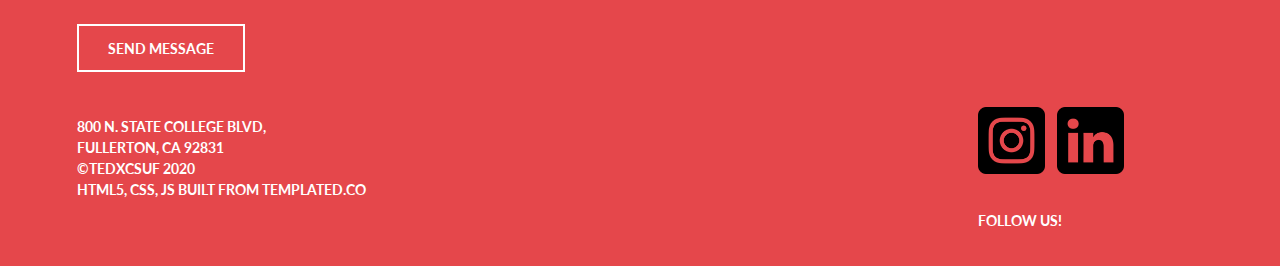
<file: past speakers.html>
<!DOCTYPE html>
<html lang="en">
<head>
    <title>TEDxCSUF branch of global TED organization at Cal State Fullerton.</title>
		<meta charset="utf-8" />
		<meta name="viewport" content="width=device-width, initial-scale=1, user-scalable=no" />
        <link rel="stylesheet" href="assets/css/main.css" />
        <meta name="description" content="TEDxCSUF has a special team of people working to achieve our goals and promote the TED mission">
 		<meta name="keywords" content="TEDxCSUF, CSUF, team, members, leaders, commitee, board">
</head>
<body>
    <!-- header -->
    <header id="header" >
        <div class="inner">
            <a href="index.html" class="logo"><img class = "logo-img" src="images/tedxcsuf_logo_transparent_white.png"></a>
            <nav id="nav">
                <a href="index.html">Home</a>
                <a href="about.html">About Us</a>
                <a href="gallery.html">Showcase</a>
                <a href="titan-talks.html">Titan Talks</a>
                <a href="events.html">Events</a>
                <a class = 'selected' href="speaker.html">Speakers</a>
                <a href="team.html">Team</a>
                <a href="#break">Contact</a>
            </nav>
        </div>
    </header>  
    <a href="#menu" class="navPanelToggle"><span class="fa fa-bars"></span></a>

<!-- Banner -->
<section id="banner" class = 'speaker-banner'>
    <div class="inner">
        <h1>Our Speakers: <span> Learn from their Amazing Stories! </span></h1>
        <ul class="actions">
            <!-- <li><a href="#" class="button alt">Get Started</a></li> -->
        </ul>
    </div>
</section>

<!-- Two -->
<section id="two" class = 'home-two'>
    <div class="inner">
        <article class = 'standard team'>
                <div class="content">
                    <div class="image fit image-cont">
                        <img class= 'speaker-pic'src="images\headshots\Jacob_Headshot.jpg" alt="" />
                        
                    </div>
                </div>
        </article>
        <article class="alt standard team">
                <div class="content">
                    <header>
                        <h2>Jacob Pacheco</h2>
                    </header>
                    <h5>Speech Title:   <span class="role-txt">Power of Personal Experience</span> <br> </h5>                    
                    <p class = 'desc'> 
                        ProneToRide was created by professional athlete Jacob Pacheco with a mission to empower others to discover their best. Jacob Pacheco was born with Cerebral Palsy and he successfully thrives despite any challenges. Throughout Jacob's life, he's faced incredible adversity including bullying, medical setbacks, abuse, and clinical depression. Despite this Jacob turned disability and adversity into opportunity. Against the odds Jacob has proven YOU can prevail and discover fulfillment despite challenges. ProneToRide is the result of commitment through adversity to discover your best and keep charging forward!    
                    </p>
                </div>
        </article>
    </div>
</section>

<section id="two" class = 'home-two'>
    <div class="inner">
        <article class = 'standard team'>
                <div class="content">
                    <div class="image fit image-cont">
                        <img class= 'speaker-pic'src="images\headshots\Michelle headshot.jpg" alt="" />
                        
                    </div>
                </div>
        </article>
        <article class="alt standard team">
                <div class="content">
                    <header>
                        <h2>Michelle Mehta</h2>
                    </header>
                    <h5>Speech Title: <span class="role-txt">The Adversity Quotient: How to Overcome Evil Thoughts</span> <br> </h5>                    
                    <p class = 'desc'> 
                        Michelle Mehta is an alumna of Cal State Fullerton. According to ABC Television, “She has overcome unthinkable obstacles and is one of the most successful teen coaches in 2020.” Yahoo Finance named her as “Top 11 Female Coaches to Follow in 2021.” Michelle speaks to teens all over the country about overcoming peer pressure, bullying, and low self-worth by increasing their confidence to live a life they fully love and admire themselves every single day. James Haven (Angelina Jolie’s brother) states, “what we see in our world are coaches who train themselves based on old or new ways, but still in a formulaic way. Michelle does not do this. Michelle listens and then coaches. There is no greater way, and that is the most important compliment I can give her.” She is a Teen Confidence Expert, 2X International Bestselling Author, and Celebrity Coach. <a href = "www.michellemehta.com" target = "_blank">www.michellemehta.com</a> 
                    </p>
                </div>
        </article>
    </div>
</section>

<section id="two" class = 'home-two'>
    <div class="inner">
        <article class = 'standard team'>
                <div class="content">
                    <div class="image fit image-cont">
                        <img class= 'speaker-pic'src="images\headshots\Francisco headshot.png" alt="" />
                        
                    </div>
                </div>
        </article>
        <article class="alt standard team">
                <div class="content">
                    <header>
                        <h2>Francisco T. Avalos</h2>
                    </header>
                    <h5>Speech Title:   <span class="role-txt">Balancing your Nabla</span> <br> </h5>                    
                    <p class = 'desc'> 
                        Francisco T. Avalos is a consultant  executing strategic and tactical initiatives in Information Technology. Mr. Avalos has over 20+ years of experience in Business and IT services, working for US based and global Fortune 500 companies. Mr. Avalos is highly dedicated to his community and has established non profit organizations that provide professionals with mentoring, scholarship, and career opportunities.  His efforts have been welcomed and acknowledged by his community and most notably, he was awarded a letter of recognition by the former President of United States George W. Bush. Mr. Avalos earned his undergraduate degree from the California State Polytechnic University, Pomona, in Information Systems, and an Executive MBA from Chapman University. Mr. Avalos interests includes Ironman triathlons. He has successfully completed the world championship event in Kona, Hawaii (2011), and regularly competes in marathons, cycling, motivating people, and public speaking. Finally, and most rewarding to him is being actively engaged in raising his daughter. 
                    </p>
                </div>
        </article>
    </div>
</section>

<section id="two" class = 'home-two'>
    <div class="inner">
        <article class = 'standard team'>
                <div class="content">
                    <div class="image fit image-cont">
                        <img class= 'speaker-pic'src="images\headshots\Jenifer headshot.jpg" alt="" />
                        
                    </div>
                </div>
        </article>
        <article class="alt standard team">
                <div class="content">
                    <header>
                        <h2>Jenifer Montgomery</h2>
                    </header>
                    <h5>Speech Title:   <span class="role-txt">Learning to Move Forward by Finally Looking Back</span> <br> </h5>                    
                    <p class = 'desc'> 
                        Jenifer is a 27-year-old human communication graduate student at CSUF. She teaches courses on campus and assists in coaching the speech team, where she once competed. Jenifer also teaches speech to elementary school students at an academy nearby. She plans on continuing her education to become a professor. 
                    </p>
                </div>
        </article>
    </div>
</section>

<section id="two" class = 'home-two'>
    <div class="inner">
        <article class = 'standard team'>
                <div class="content">
                    <div class="image fit image-cont">
                        <img class= 'speaker-pic'src="images\headshots\ShaundraToyHeadshot.jpeg.GIF" alt="" />
                        
                    </div>
                </div>
        </article>
        <article class="alt standard team">
                <div class="content">
                    <header>
                        <h2>Shaundra Toy</h2>
                    </header>
                    <h5>Speech Title:   <span class="role-txt">Catching the Wave of Organizational Change</span> <br> </h5>                    
                    <p class = 'desc'> 
                        Shaundra Toy has decades of experience leading complex organizational change initiatives within the global color and print industry.  She recognizes that the great transition into the digital age divided many in her industry into winners or losers.  Today, her clients are those who mastered the digital divide and emerged ready to seize the opportunities that exist in the new world.  Currently she is a Technical Sales Engineer for Screen Americas in High Speed Inkjet. Previously, she has worked for Kodak, and Pantone developing Professional Services and Global Brand Initiatives. Toy is PMP certified, double certified in change management, has mentored new project managers and taught many advanced seminars for the Project Management Institute and is currently earning a certificate in User Experience Research. Toy’s unique inter-disciplinarian expertise has led her to successfully speaking on topics of Thinking in Systems, problem-solving beyond just the problem, and brainstorming.

                    </p>
                </div>
        </article>
    </div>
</section>

<section id="two" class = 'home-two'>
    <div class="inner">
        <article class = 'standard team'>
            <div class="content">
                <div class="image fit image-cont">
                    <img class= 'speaker-pic'src="images\headshots\sandra F headshot.jpg" alt="" />
                    
                </div>
            </div>
    </article>
    <article class="alt standard team">
            <div class="content">
                <header>
                    <h2>Sandra Ferreira</h2>
                </header>
                <h5>Speech Title:   <span class="role-txt">Immigration is an Asset</span> <br> </h5>                    
                <p class = 'desc'> 
                    Sandra Ferreira is a Brazilian-American psychologist with over 30 years of experience in the clinical mental health field.  Her vast academic background includes graduate degrees in music therapy, psychology, piano and voice through the Pontific Catholic University of São Paulo, São Paulo State University (USP), New York University, The Boston Conservatory, and Northeastern University.  She currently sees clients at her private practices in Needham, MA, and Huntington Beach, CA and collaborates with Brazilian newspapers, radio stations, criminal and family courts from the Commonwealth of Massachusetts and Orange county as well as the Consulates General of Brazil in Boston, and Los Angeles, providing information, courses, workshops, direct  assistance, and treatment to the community on mental health matters.  Based on her experience working with immigrant patients throughout her career Ms. Ferreira published her book in 2016 “WE ARE ALL IN THIS TOGETHER- Holistic Approach on Immigration and Psychology, through which she offers unique insight and long-term solutions to problems  of immigration that we face today.
                </p>
            </div>
    </article>
    </div>
</section>

<section id="two" class = 'home-two'>
    <div class="inner">
        <article class = 'standard team'>
            <div class="content">
                <div class="image fit image-cont">
                    <img class= 'no-width'src="images\headshots\Ryutaro headshot.jpg" alt="" />
                    
                </div>
            </div>
    </article>
    <article class="alt standard team">
            <div class="content">
                <header>
                    <h2>Ryutaro Ichihara</h2>
                </header>
                <h5>Speech Title:   <span class="role-txt">Language Design</span> <br> </h5>                    
                <p class = 'desc'> 
                    Ryutaro Ichihara is a Japanese international student who is currently on his 5th year as a Kinesiology major at California State University, Fullerton (CSUF) with a minor in Philosophy. He was a collegiate athlete who played for the Fullerton Hornets and CSUF’s soccer team and was awarded 2018 All-American Scholar Athlete. His dream was to become a pro soccer player. However, after living and studying in the United States as well as experiencing its culture for the past 5 years, he realized his desire to pass on his knowledge of English to the Japanese community. Now, he is currently working as an online English educator under the very organization that he founded: BeACE.  
                </p>
            </div>
    </article>
    </div>
</section>



<section id="two" class = 'home-two'>
    <div class="inner">
        <article class = 'standard team'>
            <div class="content">
                <div class="image fit image-cont">
                    <img class= 'no-width'src="images\headshots\Gwen Headshot.jpg" alt="" />
                    
                </div>
            </div>
    </article>
    <article class="alt standard team">
            <div class="content">
                <header>
                    <h2>Gwendolyn Alexis</h2>
                </header>
                <h5>Speech Title:   <span class="role-txt">How I Learned to Teach </span> <br> </h5>                    
                <p class = 'desc'> 
                    Gwen Alexis began her teaching career as dance and drama teacher for the children at St. Rita’s School in East New York, Brooklyn in 1995. She earned her undergraduate degree from SUNY- Empire State College with a Bachelor of Science, in Performing Arts.  She earned her Master of Arts, in History with a specialization in United States history from CUNY- City College.   She now teaches online for John Jay College of Criminal Justice in the History Department. She is extremely honored to teach for 9 years in the African American Studies Department at California, State Fullerton.  Teaching at California, State Fullerton and John Jay College of Criminal Justice is truly a dream come true for Prof. Alexis.
                </p>
            </div>
    </article>
                </div>
</section>

<section id="two" class = 'home-two'>
    <div class="inner">
        <article class = 'standard team'>
            <div class="content">
                <div class="image fit image-cont">
                    <img class= 'speaker-pic'src="images\headshots\Alexander headshot.jpeg" alt="" />
                    
                </div>
            </div>
    </article>
    <article class="alt standard team">
            <div class="content">
                <header>
                    <h2>Alexander Santana</h2>
                </header>
                <h5>Speech Title:   <span class="role-txt">In the Threshold</span> <br> </h5>                    
                <p class = 'desc'> 
                    Alexander Santana was born and raised in Tecolotlán, Jalisco, Mexico.  He is the youngest of five siblings and is first in his family to attend and graduate from college.  Alex migrated to United States at 18 and became a US citizen 19 years later.  At 22, he became a Seminarian at the Archdiocese of Los Angeles. Additionally, he attended the Executive Business Management Program at the University of California Los Angeles, Anderson School of Business and later earned an Associate of Arts degree in Architecture from Fullerton College. He turned these skills into a business focused on design and contracting. Alex’s journey continued with 10 years of service in the United States Navy. He deployed to support Operation Iraqi Freedom and Operation Enduring Freedom in 2006 and 2007. Upon his return home he became an activist working with the non-profit Vet’s Journey Home. After suffering a clinical death and a diagnosis of Guillain-Barre Syndrome, the Veterans Administration rated Alex 100% Disabled.  As such, he was unable to restart his business, utilize his academic experience or continue pursuit of a Bachelor’s degree in Architecture. Alex was met with hardships at the Veteran’s Administration and realized that a career change was necessary. He is currently pursuing Bachelor of Sciences in Human Services at California State University Fullerton, with emphasis in Gerontology and a minor in Psychology. Alex’s diverse life experiences have taught him the meaning of inclusion, neglect, and commitment.
                </p>
            </div>
    </article>
    </div>
</section>

<section id="two" class = 'home-two'>
    <div class="inner">
        <article class = 'standard team'>
            <div class="content">
                <div class="image fit image-cont">
                    <img class= 'speaker-pic'src="images\headshots\Tanaka headshot.jpg" alt="" />
                    
                </div>
            </div>
    </article>
    <article class="alt standard team">
            <div class="content">
                <header>
                    <h2>Tanaka Tava</h2>
                </header>
                <h5>Speech Title:   <span class="role-txt">The Highlight Effect</span> <br> </h5>                    
                <p class = 'desc'> 
                    Tanaka Isheanesu Tava is a creative entrepreneur, artist and Baylor University student. His talk focuses on the importance of authenticity. Mr. Tava believes this is vital to building your brand but most importantly to maximizing your impact in any endeavor.
                </p>
            </div>
    </article>
    </div>
</section>

<!-- <section id="two" class = 'home-two'>
    <div class="inner">
        <article class = 'standard team'>
            <div class="content">
                <div class="image fit image-cont">
                    <img class= 'speaker-pic'src="" alt="" />
                    
                </div>
            </div>
    </article>
    <article class="alt standard team">
            <div class="content">
                <header>
                    <h2>Harrison Wos</h2>
                </header>
                <h5>Speech Title:   <span class="role-txt">The College Man</span> <br> </h5>                    
                <p class = 'desc'> 
                   
                </p>
            </div>
    </article>
    </div>
</section> -->

    <div id="break"></div>
    <!-- Footer -->
        <section id="footer">
            <div class="inner">
                <header>
                    <h2>Contact Us!</h2>
                </header>
                <form method="POST" action="email-list.php">
                    <div class="field half first">
                        <label for="name">Name</label>
                        <input type="text" name="name" id="name" />
                    </div>
                    <div class="field half">
                        <label for="email">Email</label>
                        <input type="text" name="email" id="email" />
                    </div>
                    <div class="field ">
                        <label for="subject">Subject</label>
                        <input type="text" name="subject" id="subject" />
                    </div>
                    <div class="4u 12u$(xlarge)">
                        <input type="checkbox" id="subscribe" name="subscribe">
                        <label for="subscribe">Subscribe to TEDx Email List</label>
                    </div>
                    <div class="12u$">
                        <textarea name="message" id="message" placeholder="Enter your message" rows="5"></textarea>
                    </div>
                    <ul class="actions">
                        <li><input name ='submit' type="submit" value="Send Message" class="alt" /></li>
                    </ul>
                </form>
                <div class="footer-row">
                    <div class="address"><h5>800 N. State College Blvd,<br> Fullerton, CA 92831 <br> ©TEDxCSUF 2020 <br> HTML5, CSS, JS built from templated.co </h5></div>
                    <div class="icons">
                        <div class="row 50% uniform">
                            <div class="4u"><a target = '_blank' href="https://www.instagram.com/tedxcsuf/"><span class="image fit"><img src="images/instagram.png" alt="" /></span></a></div>
                            <div class="4u"><a target = '_blank' href="https://www.linkedin.com/company/tedxcsuf/"><span class="image fit"><img src="images/linkedin.png" alt="" /></a></span></div>
                        </div>
                        <h5> Follow Us!</h5>
                    </div>
                </div>
            </div>
        </section>
        <script src="assets/js/jquery.min.js"></script>
        <script src="assets/js/skel.min.js"></script>
        <script src="assets/js/util.js"></script>
        <script src="assets/js/main.js"></script>
</body>
</html>
</file>
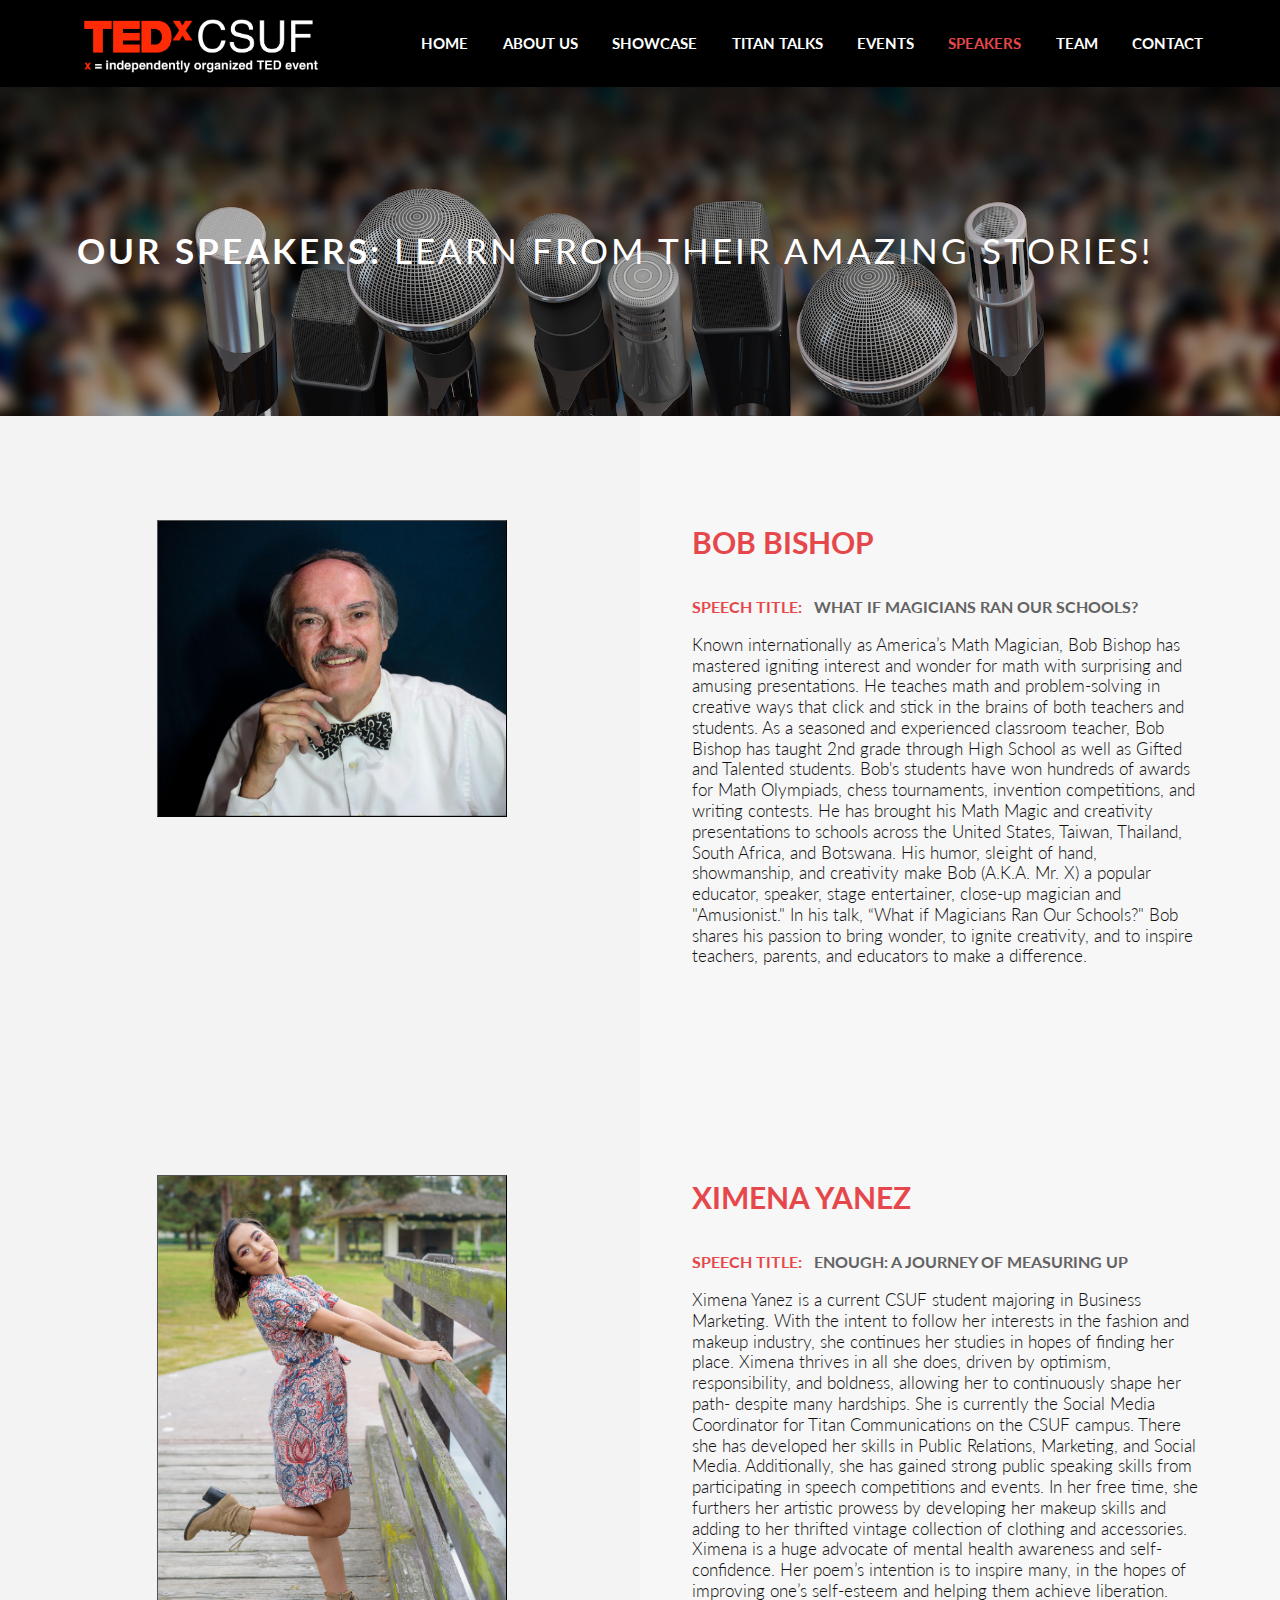
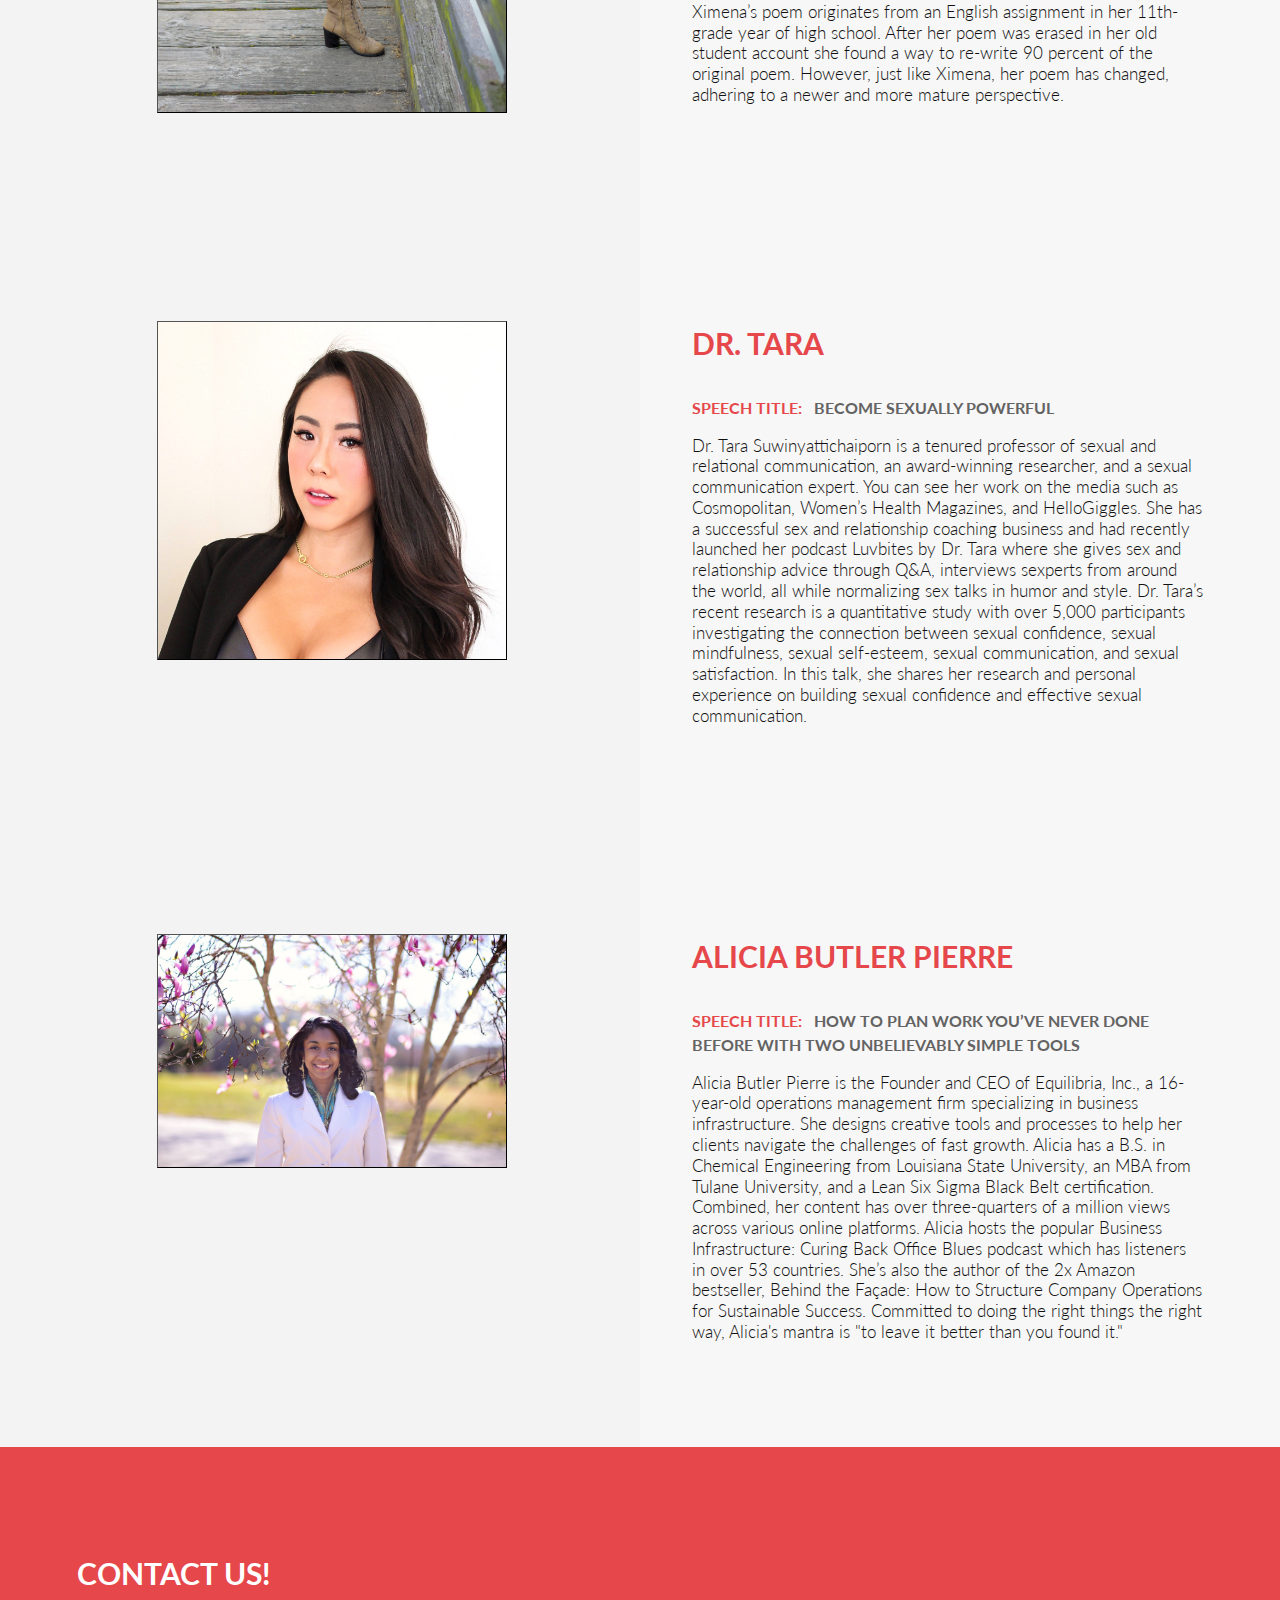
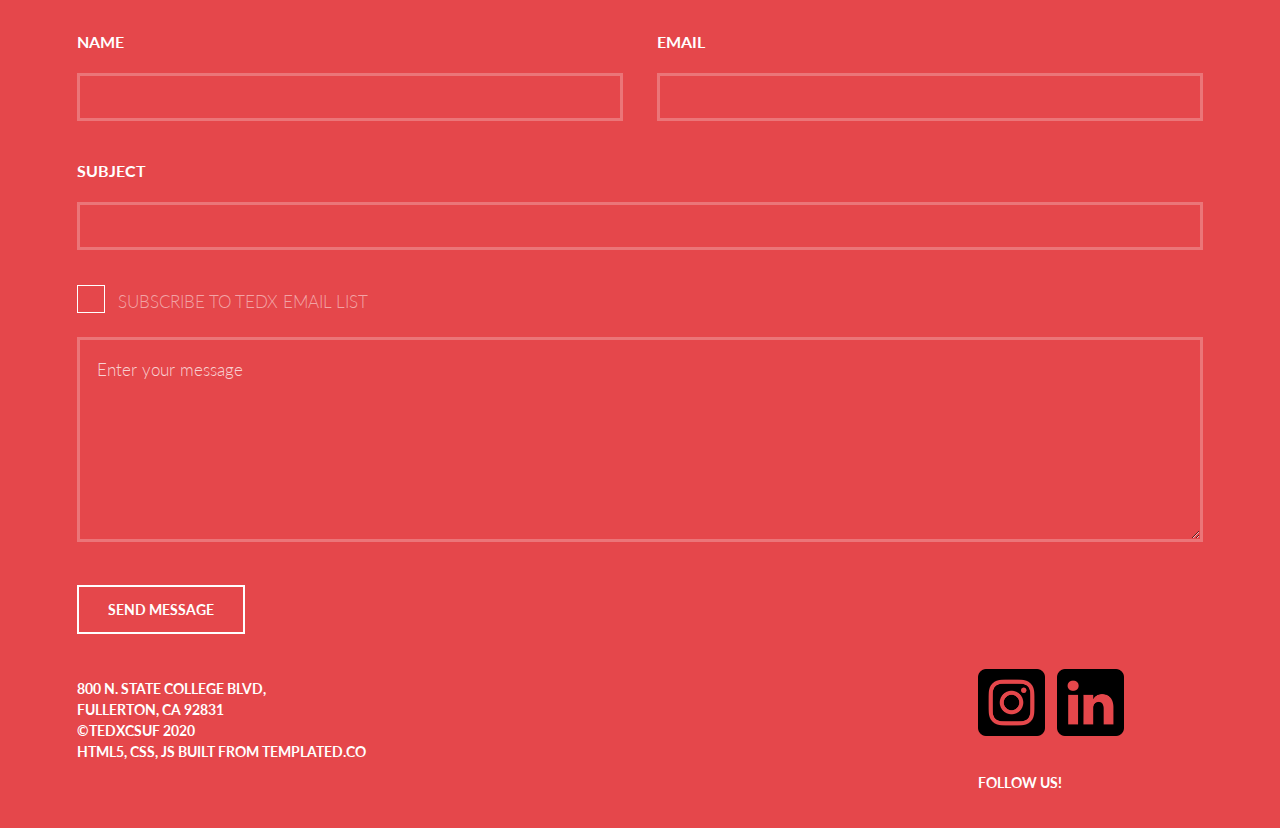
<file: speaker.html>
<!DOCTYPE html>
<html lang="en">
<head>
    <title>TEDxCSUF branch of global TED organization at Cal State Fullerton.</title>
		<meta charset="utf-8" />
		<meta name="viewport" content="width=device-width, initial-scale=1, user-scalable=no" />
        <link rel="stylesheet" href="assets/css/main.css" />
        <meta name="description" content="TEDxCSUF has a special team of people working to achieve our goals and promote the TED mission">
 		<meta name="keywords" content="TEDxCSUF, CSUF, team, members, leaders, commitee, board">
</head>
<body>
    <!-- header -->
    <header id="header" >
        <div class="inner">
            <a href="index.html" class="logo"><img class = "logo-img" src="images/tedxcsuf_logo_transparent_white.png"></a>
            <nav id="nav">
                <a href="index.html">Home</a>
                <a href="about.html">About Us</a>
                <a href="gallery.html">Showcase</a>
                <a href="titan-talks.html">Titan Talks</a>
                <a href="events.html">Events</a>
                <a class = 'selected' href="speaker.html">Speakers</a>
                <a href="team.html">Team</a>
                <a href="#break">Contact</a>
            </nav>
        </div>
    </header>  
    <a href="#menu" class="navPanelToggle"><span class="fa fa-bars"></span></a>

<!-- Banner -->
<section id="banner" class = 'speaker-banner'>
    <div class="inner">
        <h1>Our Speakers: <span> Learn from their Amazing Stories! </span></h1>
        <ul class="actions">
            <!-- <li><a href="#" class="button alt">Get Started</a></li> -->
        </ul>
    </div>
</section>

<!-- Two -->
<section id="two" class = 'home-two'>
    <div class="inner">
        <article class = 'standard team'>
                <div class="content">
                    <div class="image fit image-cont">
                        <img class= 'speaker-pic'src="images\headshots\Bob Headshot.jpg" alt="" />
                        
                    </div>
                </div>
        </article>
        <article class="alt standard team">
                <div class="content">
                    <header>
                        <h2>Bob Bishop</h2>
                    </header>
                    <h5>Speech Title:   <span class="role-txt">What if Magicians Ran Our Schools?</span> <br> </h5>                    
                    <p class = 'desc'> 
                        Known internationally as America’s Math Magician, Bob Bishop has mastered igniting interest and wonder for math with surprising and amusing presentations. He teaches math and problem-solving in creative ways that click and stick in the brains of both teachers and students. 
                        As a seasoned and experienced classroom teacher, Bob Bishop has taught 2nd grade through High School as well as Gifted and Talented students.  Bob's students have won hundreds of awards for Math Olympiads, chess tournaments, invention competitions, and writing contests. 
                         
                        He has brought his Math Magic and creativity presentations to schools across the United States, Taiwan, Thailand, South Africa, and Botswana.
                        His humor, sleight of hand, showmanship, and creativity make Bob (A.K.A. Mr. X) a popular educator, speaker, stage entertainer, close-up magician and "Amusionist."
                         
                        In his talk, “What if Magicians Ran Our Schools?" Bob shares his passion to bring wonder, to ignite creativity, and to inspire teachers, parents, and educators to make a difference.
                        
                    </p>
                </div>
        </article>
    </div>
</section>

<section id="two" class = 'home-two'>
    <div class="inner">
        <article class = 'standard team'>
                <div class="content">
                    <div class="image fit image-cont">
                        <img class= 'speaker-pic'src="images\headshots\Ximena Headshot.png" alt="" />
                        
                    </div>
                </div>
        </article>
        <article class="alt standard team">
                <div class="content">
                    <header>
                        <h2>Ximena Yanez</h2>
                    </header>
                    <h5>Speech Title: <span class="role-txt">Enough: A Journey of Measuring Up</span> <br> </h5>                    
                    <p class = 'desc'> 
                        Ximena Yanez is a current CSUF student majoring in Business Marketing. With the intent to follow her interests in the fashion and makeup industry, she continues her studies in hopes of finding her place. Ximena thrives in all she does, driven by optimism, responsibility, and boldness, allowing her to continuously shape her path- despite many hardships. She is currently the Social Media Coordinator for Titan Communications on the CSUF campus. There she has developed her skills in Public Relations, Marketing, and Social Media. Additionally, she has gained strong public speaking skills from participating in speech competitions and events. In her free time, she furthers her artistic prowess by developing her makeup skills and adding to her thrifted vintage collection of clothing and accessories. Ximena is a huge advocate of mental health awareness and self-confidence. Her poem’s intention is to inspire many, in the hopes of improving one’s self-esteem and helping them achieve liberation. Ximena’s poem originates from an English assignment in her 11th-grade year of high school. After her poem was erased in her old student account she found a way to re-write 90 percent of the original poem. However, just like Ximena, her poem has changed, adhering to a newer and more mature perspective.
                    </p>
                </div>
        </article>
    </div>
</section>

<section id="two" class = 'home-two'>
    <div class="inner">
        <article class = 'standard team'>
                <div class="content">
                    <div class="image fit image-cont">
                        <img class= 'speaker-pic'src="images\headshots\Tara Headshot.jpg" alt="" />
                        
                    </div>
                </div>
        </article>
        <article class="alt standard team">
                <div class="content">
                    <header>
                        <h2>Dr. Tara</h2>
                    </header>
                    <h5>Speech Title:   <span class="role-txt">Become Sexually Powerful</span> <br> </h5>                    
                    <p class = 'desc'> 
                        Dr. Tara Suwinyattichaiporn is a tenured professor of sexual and relational communication, an award-winning researcher, and a sexual communication expert. You can see her work on the media such as Cosmopolitan, Women’s Health Magazines, and HelloGiggles. She has a successful sex and relationship coaching business and had recently launched her podcast Luvbites by Dr. Tara where she gives sex and relationship advice through Q&A, interviews sexperts from around the world, all while normalizing sex talks in humor and style.  
                        Dr. Tara’s recent research is a quantitative study with over 5,000 participants investigating the connection between sexual confidence, sexual mindfulness, sexual self-esteem, sexual communication, and sexual satisfaction. In this talk, she shares her research and personal experience on building sexual confidence and effective sexual communication. 
                            
                    </p>
                </div>
        </article>
    </div>
</section>

<section id="two" class = 'home-two'>
    <div class="inner">
        <article class = 'standard team'>
                <div class="content">
                    <div class="image fit image-cont">
                        <img class= 'speaker-pic'src="images\headshots\Alicia Headshot.jpg" alt="" />
                        
                    </div>
                </div>
        </article>
        <article class="alt standard team">
                <div class="content">
                    <header>
                        <h2>Alicia Butler Pierre</h2>
                    </header>
                    <h5>Speech Title:   <span class="role-txt">How to Plan Work You’ve Never Done Before with Two Unbelievably Simple Tools</span> <br> </h5>                    
                    <p class = 'desc'> 
                        Alicia Butler Pierre is the Founder and CEO of Equilibria, Inc., a 16-year-old operations management firm specializing in business infrastructure. She designs creative tools and processes to help her clients navigate the challenges of fast growth. Alicia has a B.S. in Chemical Engineering from Louisiana State University, an MBA from Tulane University, and a Lean Six Sigma Black Belt certification. Combined, her content has over three-quarters of a million views across various online platforms.
 
                        Alicia hosts the popular Business Infrastructure: Curing Back Office Blues podcast which has listeners in over 53 countries. She’s also the author of the 2x Amazon bestseller, Behind the Façade: How to Structure Company Operations for Sustainable Success. Committed to doing the right things the right way, Alicia's mantra is "to leave it better than you found it."
    
                    </p>
                </div>
        </article>
    </div>
</section>
<!-- 
<section id="two" class = 'home-two'>
    <div class="inner">
        <article class = 'standard team'>
                <div class="content">
                    <div class="image fit image-cont">
                        <img class= 'speaker-pic'src="images\headshots\Ximena Headshot.png" alt="" />
                        
                    </div>
                </div>
        </article>
        <article class="alt standard team">
                <div class="content">
                    <header>
                        <h2>Maury Covington Jr.</h2>
                    </header>
                    <h5>Speech Title: <span class="role-txt">                </span> <br> </h5>                    
                    <p class = 'desc'> 
                       
                    </p>
                </div>
        </article>
    </div>
</section>

<section id="two" class = 'home-two'>
    <div class="inner">
        <article class = 'standard team'>
                <div class="content">
                    <div class="image fit image-cont">
                        <img class= 'speaker-pic'src="images\headshots\Ximena Headshot.png" alt="" />
                        
                    </div>
                </div>
        </article>
        <article class="alt standard team">
                <div class="content">
                    <header>
                        <h2>Mitch Duckler</h2>
                    </header>
                    <h5>Speech Title: <span class="role-txt">                </span> <br> </h5>                    
                    <p class = 'desc'> 
                       
                    </p>
                </div>
        </article>
    </div>
</section>

<section id="two" class = 'home-two'>
    <div class="inner">
        <article class = 'standard team'>
                <div class="content">
                    <div class="image fit image-cont">
                        <img class= 'speaker-pic'src="images\headshots\Ximena Headshot.png" alt="" />
                        
                    </div>
                </div>
        </article>
        <article class="alt standard team">
                <div class="content">
                    <header>
                        <h2>Angelina Hernandez</h2>
                    </header>
                    <h5>Speech Title: <span class="role-txt">                </span> <br> </h5>                    
                    <p class = 'desc'> 
                       
                    </p>
                </div>
        </article>
    </div>
</section>

<section id="two" class = 'home-two'>
    <div class="inner">
        <article class = 'standard team'>
                <div class="content">
                    <div class="image fit image-cont">
                        <img class= 'speaker-pic'src="images\headshots\Ximena Headshot.png" alt="" />
                        
                    </div>
                </div>
        </article>
        <article class="alt standard team">
                <div class="content">
                    <header>
                        <h2>Dr. Deeksha Sharma</h2>
                    </header>
                    <h5>Speech Title: <span class="role-txt">                </span> <br> </h5>                    
                    <p class = 'desc'> 
                       
                    </p>
                </div>
        </article>
    </div>
</section>

<section id="two" class = 'home-two'>
    <div class="inner">
        <article class = 'standard team'>
                <div class="content">
                    <div class="image fit image-cont">
                        <img class= 'speaker-pic'src="images\headshots\Ximena Headshot.png" alt="" />
                        
                    </div>
                </div>
        </article>
        <article class="alt standard team">
                <div class="content">
                    <header>
                        <h2>Rachel Dang</h2>
                    </header>
                    <h5>Speech Title: <span class="role-txt">                </span> <br> </h5>                    
                    <p class = 'desc'> 
                       
                    </p>
                </div>
        </article>
    </div>
</section>

<section id="two" class = 'home-two'>
    <div class="inner">
        <article class = 'standard team'>
                <div class="content">
                    <div class="image fit image-cont">
                        <img class= 'speaker-pic'src="images\headshots\Ximena Headshot.png" alt="" />
                        
                    </div>
                </div>
        </article>
        <article class="alt standard team">
                <div class="content">
                    <header>
                        <h2>Macy Lee</h2>
                    </header>
                    <h5>Speech Title: <span class="role-txt">                </span> <br> </h5>                    
                    <p class = 'desc'> 
                       
                    </p>
                </div>
        </article>
    </div>
</section>

<section id="two" class = 'home-two'>
    <div class="inner">
        <article class = 'standard team'>
                <div class="content">
                    <div class="image fit image-cont">
                        <img class= 'speaker-pic'src="images\headshots\Ximena Headshot.png" alt="" />
                        
                    </div>
                </div>
        </article>
        <article class="alt standard team">
                <div class="content">
                    <header>
                        <h2>Darcy Anderson</h2>
                    </header>
                    <h5>Speech Title: <span class="role-txt">                </span> <br> </h5>                    
                    <p class = 'desc'> 
                       
                    </p>
                </div>
        </article>
    </div>
</section>

<section id="two" class = 'home-two'>
    <div class="inner">
        <article class = 'standard team'>
                <div class="content">
                    <div class="image fit image-cont">
                        <img class= 'speaker-pic'src="images\headshots\Ximena Headshot.png" alt="" />
                        
                    </div>
                </div>
        </article>
        <article class="alt standard team">
                <div class="content">
                    <header>
                        <h2>Dr. Siobhan Brooks</h2>
                    </header>
                    <h5>Speech Title: <span class="role-txt">                </span> <br> </h5>                    
                    <p class = 'desc'> 
                       
                    </p>
                </div>
        </article>
    </div>
</section> -->


    <div id="break"></div>
    <!-- Footer -->
        <section id="footer">
            <div class="inner">
                <header>
                    <h2>Contact Us!</h2>
                </header>
                <form method="POST" action="email-list.php">
                    <div class="field half first">
                        <label for="name">Name</label>
                        <input type="text" name="name" id="name" />
                    </div>
                    <div class="field half">
                        <label for="email">Email</label>
                        <input type="text" name="email" id="email" />
                    </div>
                    <div class="field ">
                        <label for="subject">Subject</label>
                        <input type="text" name="subject" id="subject" />
                    </div>
                    <div class="4u 12u$(xlarge)">
                        <input type="checkbox" id="subscribe" name="subscribe">
                        <label for="subscribe">Subscribe to TEDx Email List</label>
                    </div>
                    <div class="12u$">
                        <textarea name="message" id="message" placeholder="Enter your message" rows="5"></textarea>
                    </div>
                    <ul class="actions">
                        <li><input name ='submit' type="submit" value="Send Message" class="alt" /></li>
                    </ul>
                </form>
                <div class="footer-row">
                    <div class="address"><h5>800 N. State College Blvd,<br> Fullerton, CA 92831 <br> ©TEDxCSUF 2020 <br> HTML5, CSS, JS built from templated.co </h5></div>
                    <div class="icons">
                        <div class="row 50% uniform">
                            <div class="4u"><a target = '_blank' href="https://www.instagram.com/tedxcsuf/"><span class="image fit"><img src="images/instagram.png" alt="" /></span></a></div>
                            <div class="4u"><a target = '_blank' href="https://www.linkedin.com/company/tedxcsuf/"><span class="image fit"><img src="images/linkedin.png" alt="" /></a></span></div>
                        </div>
                        <h5> Follow Us!</h5>
                    </div>
                </div>
            </div>
        </section>
        <script src="assets/js/jquery.min.js"></script>
        <script src="assets/js/skel.min.js"></script>
        <script src="assets/js/util.js"></script>
        <script src="assets/js/main.js"></script>
</body>
</html>
</file>
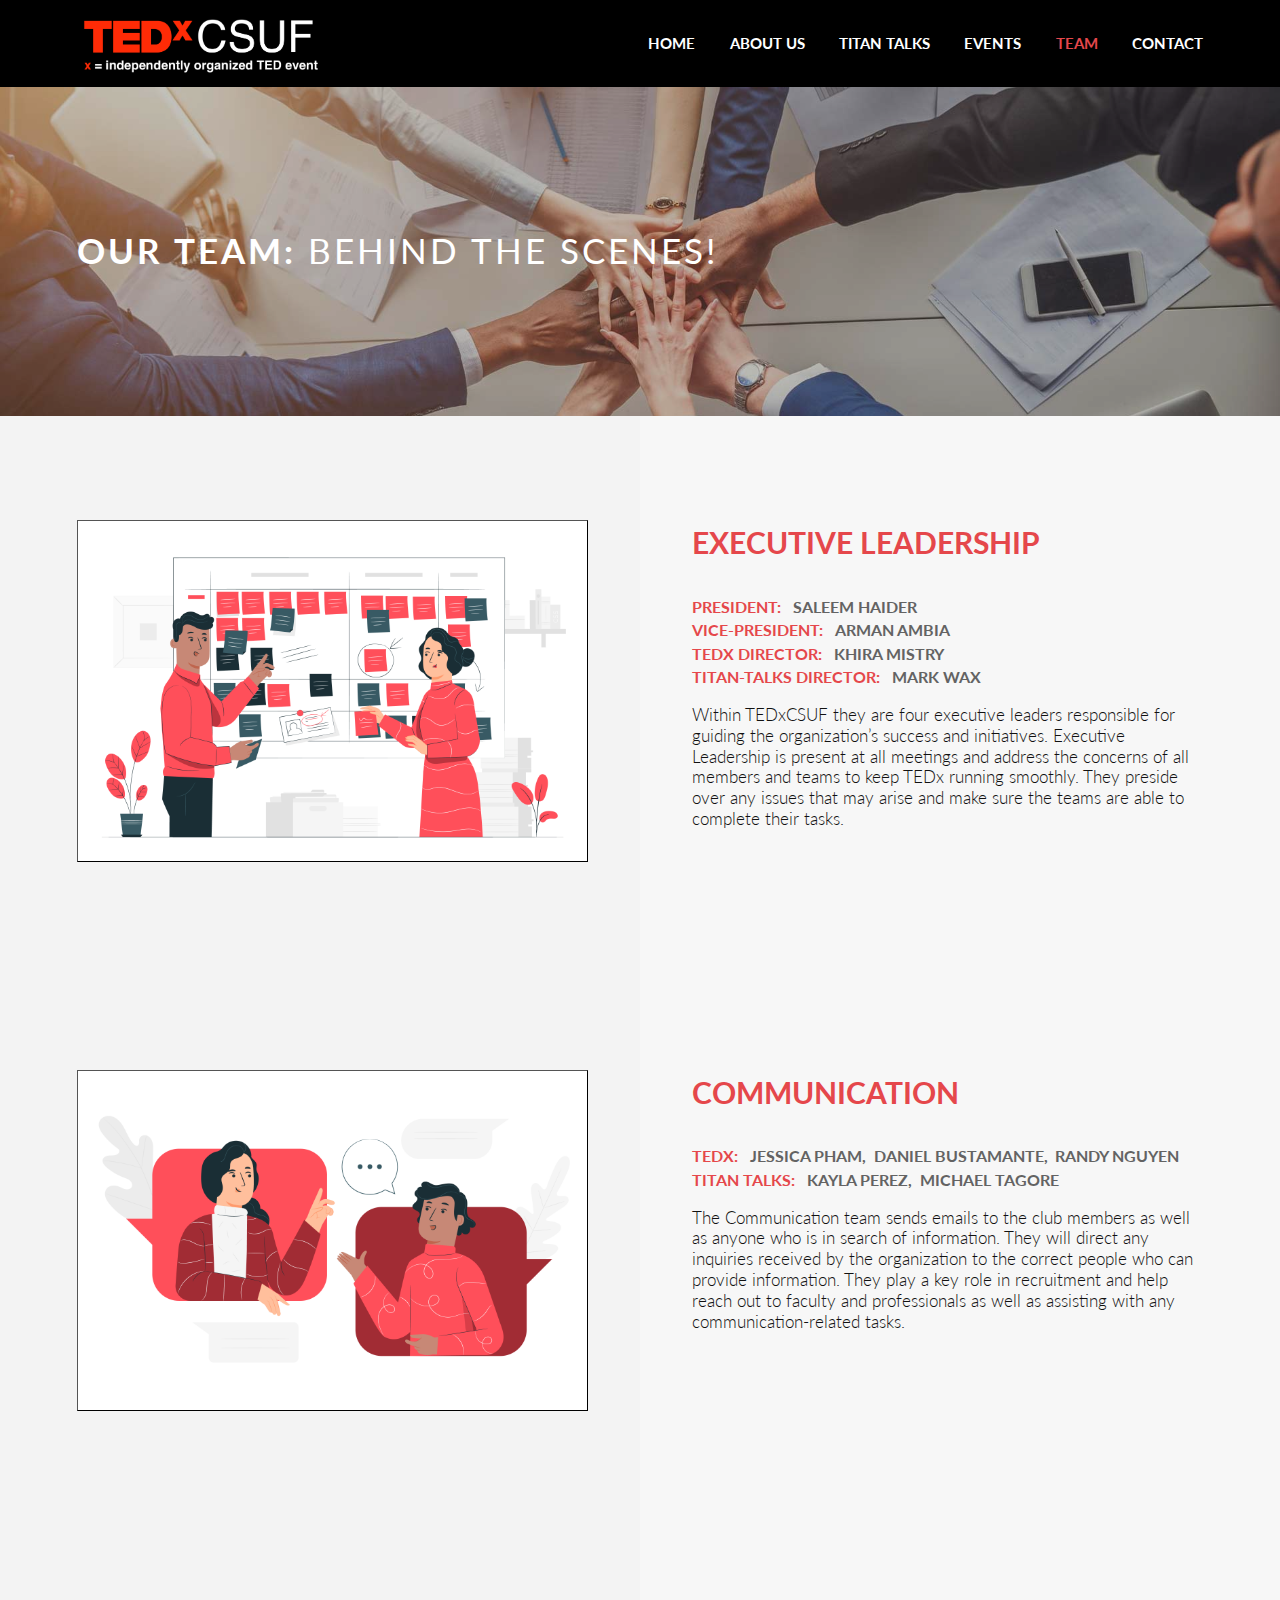
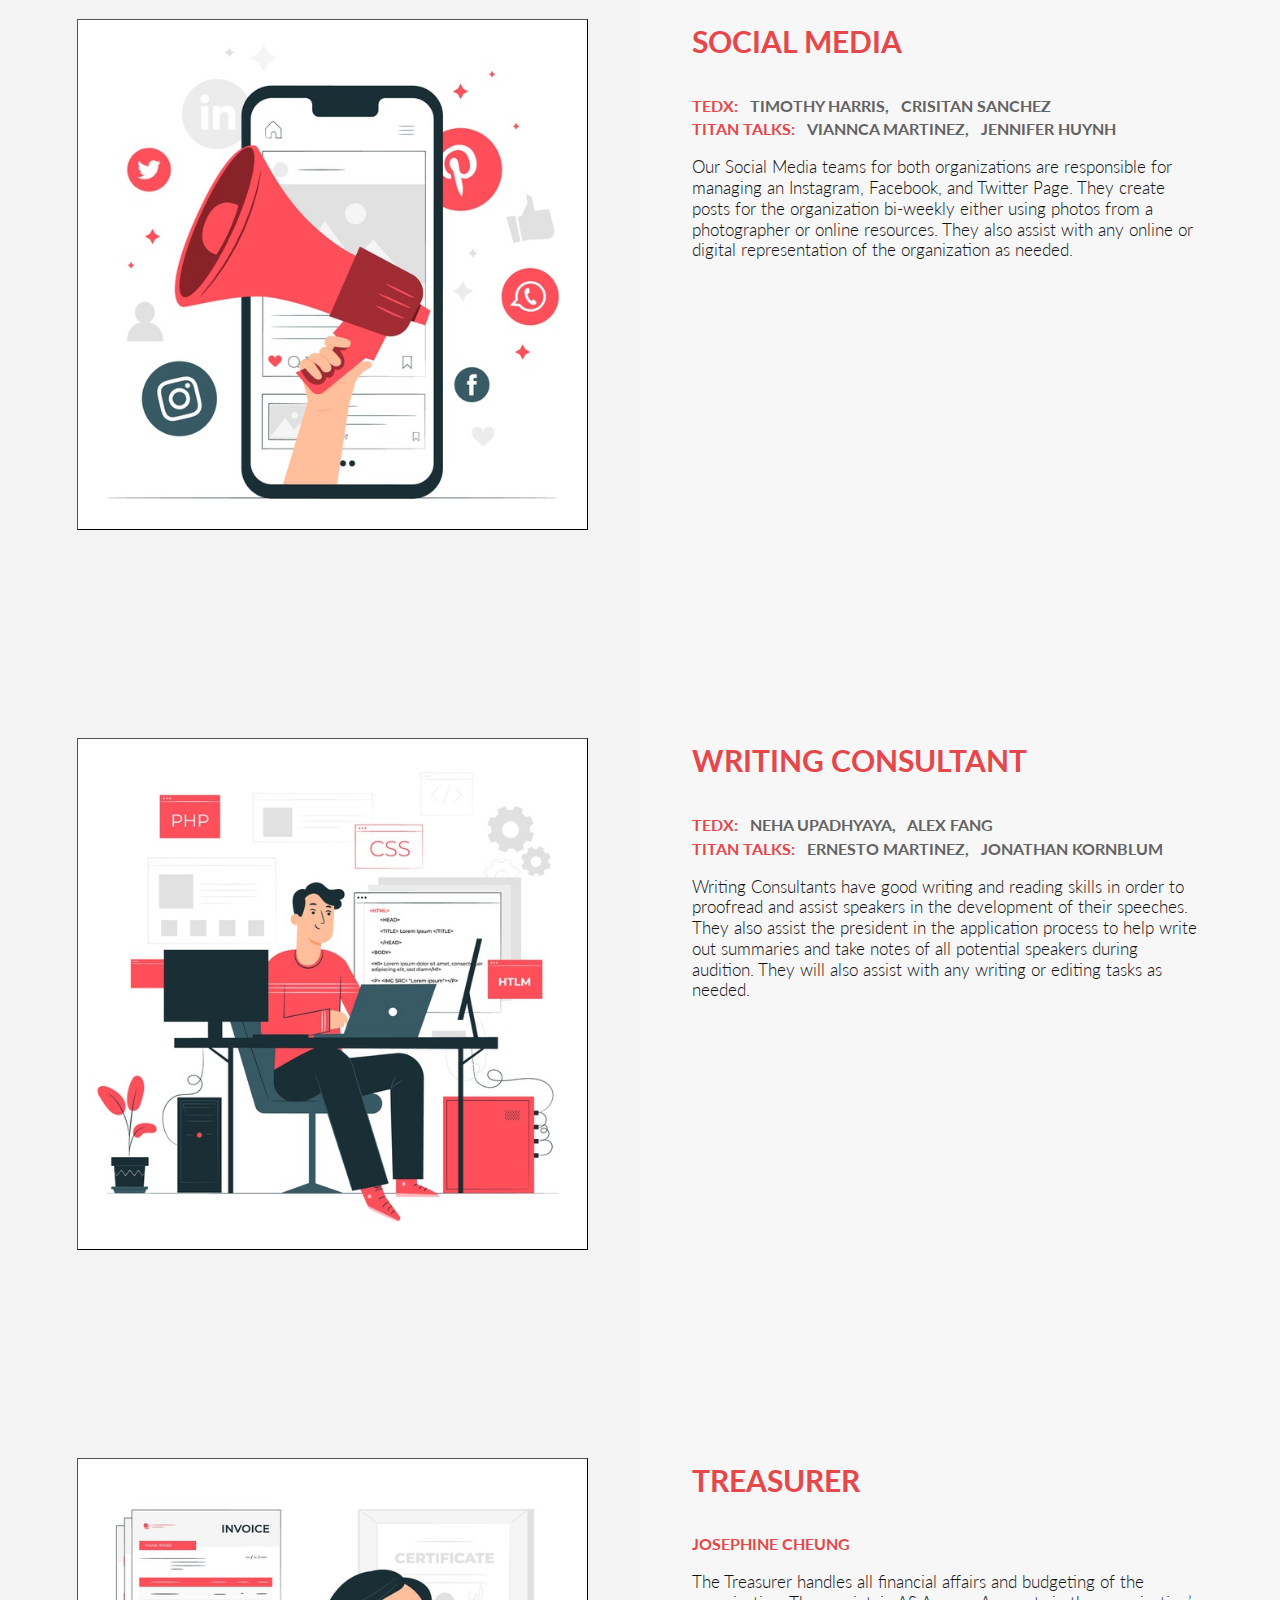
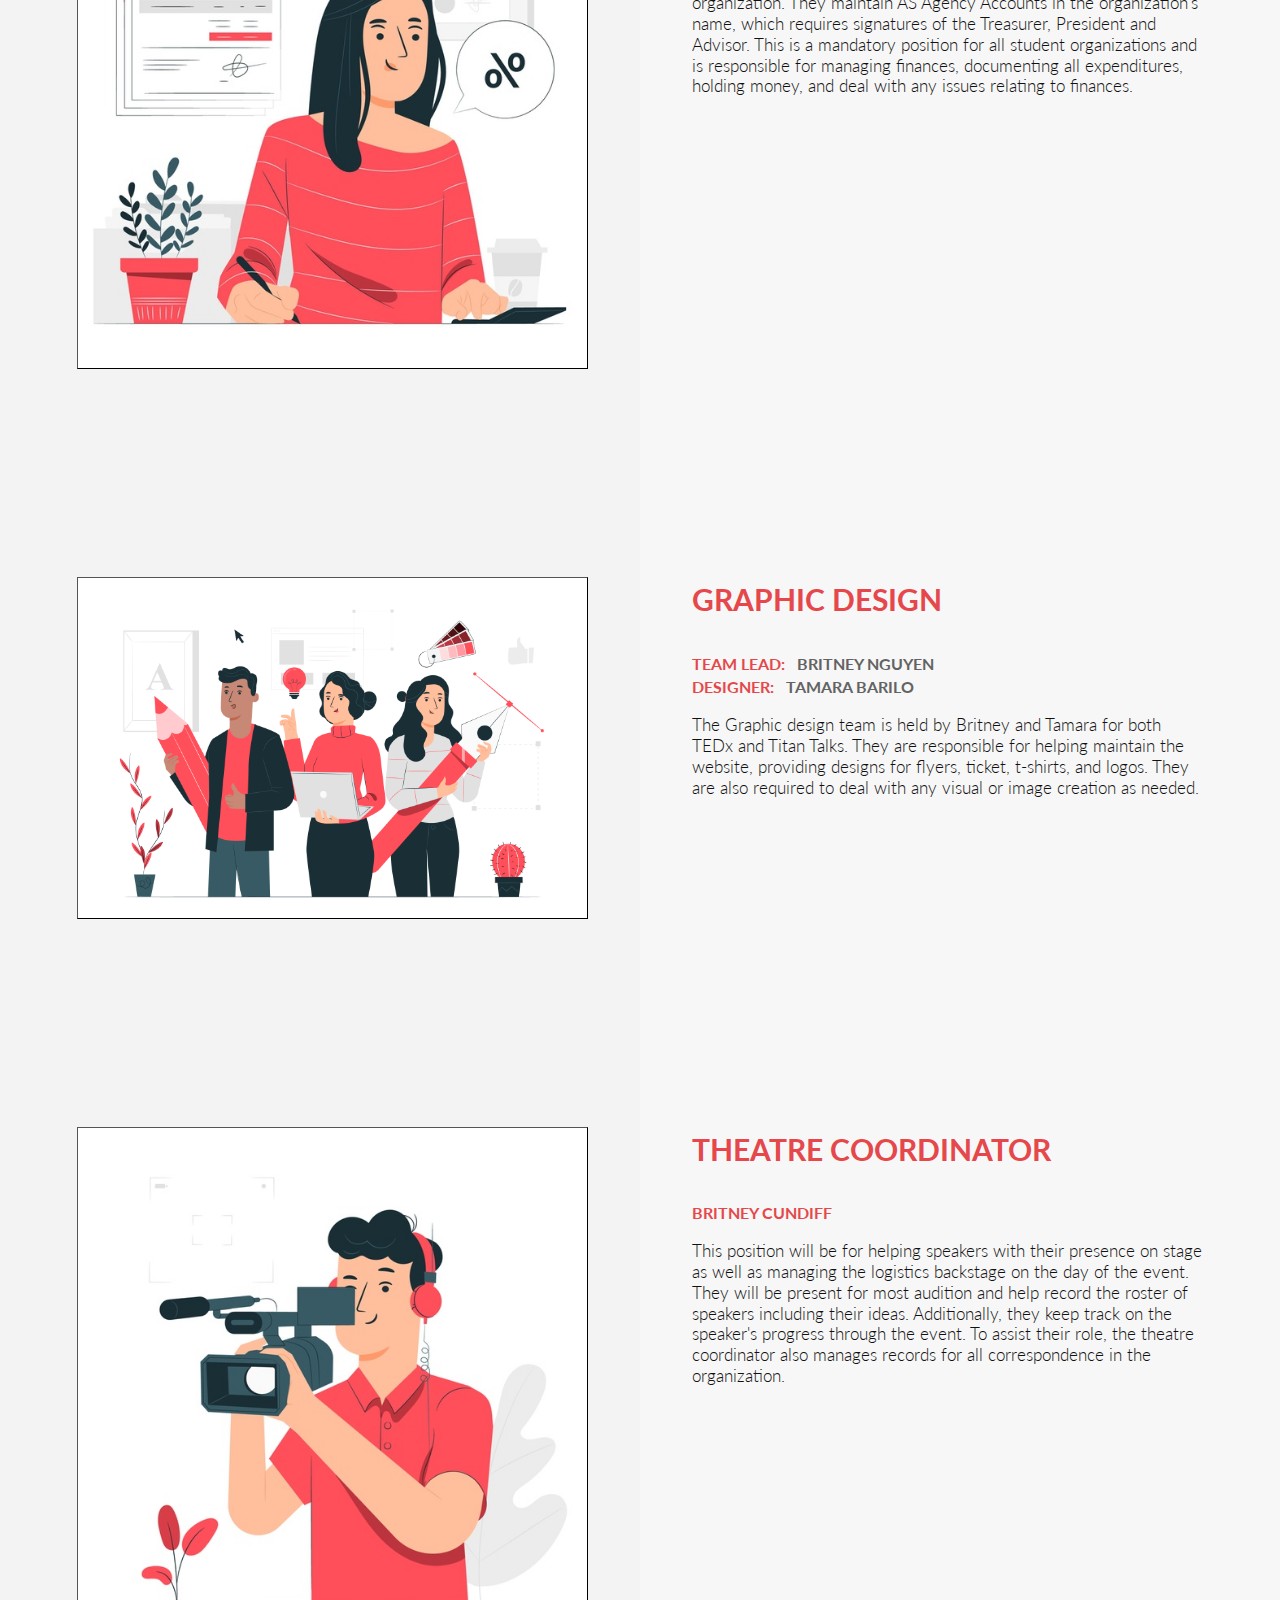
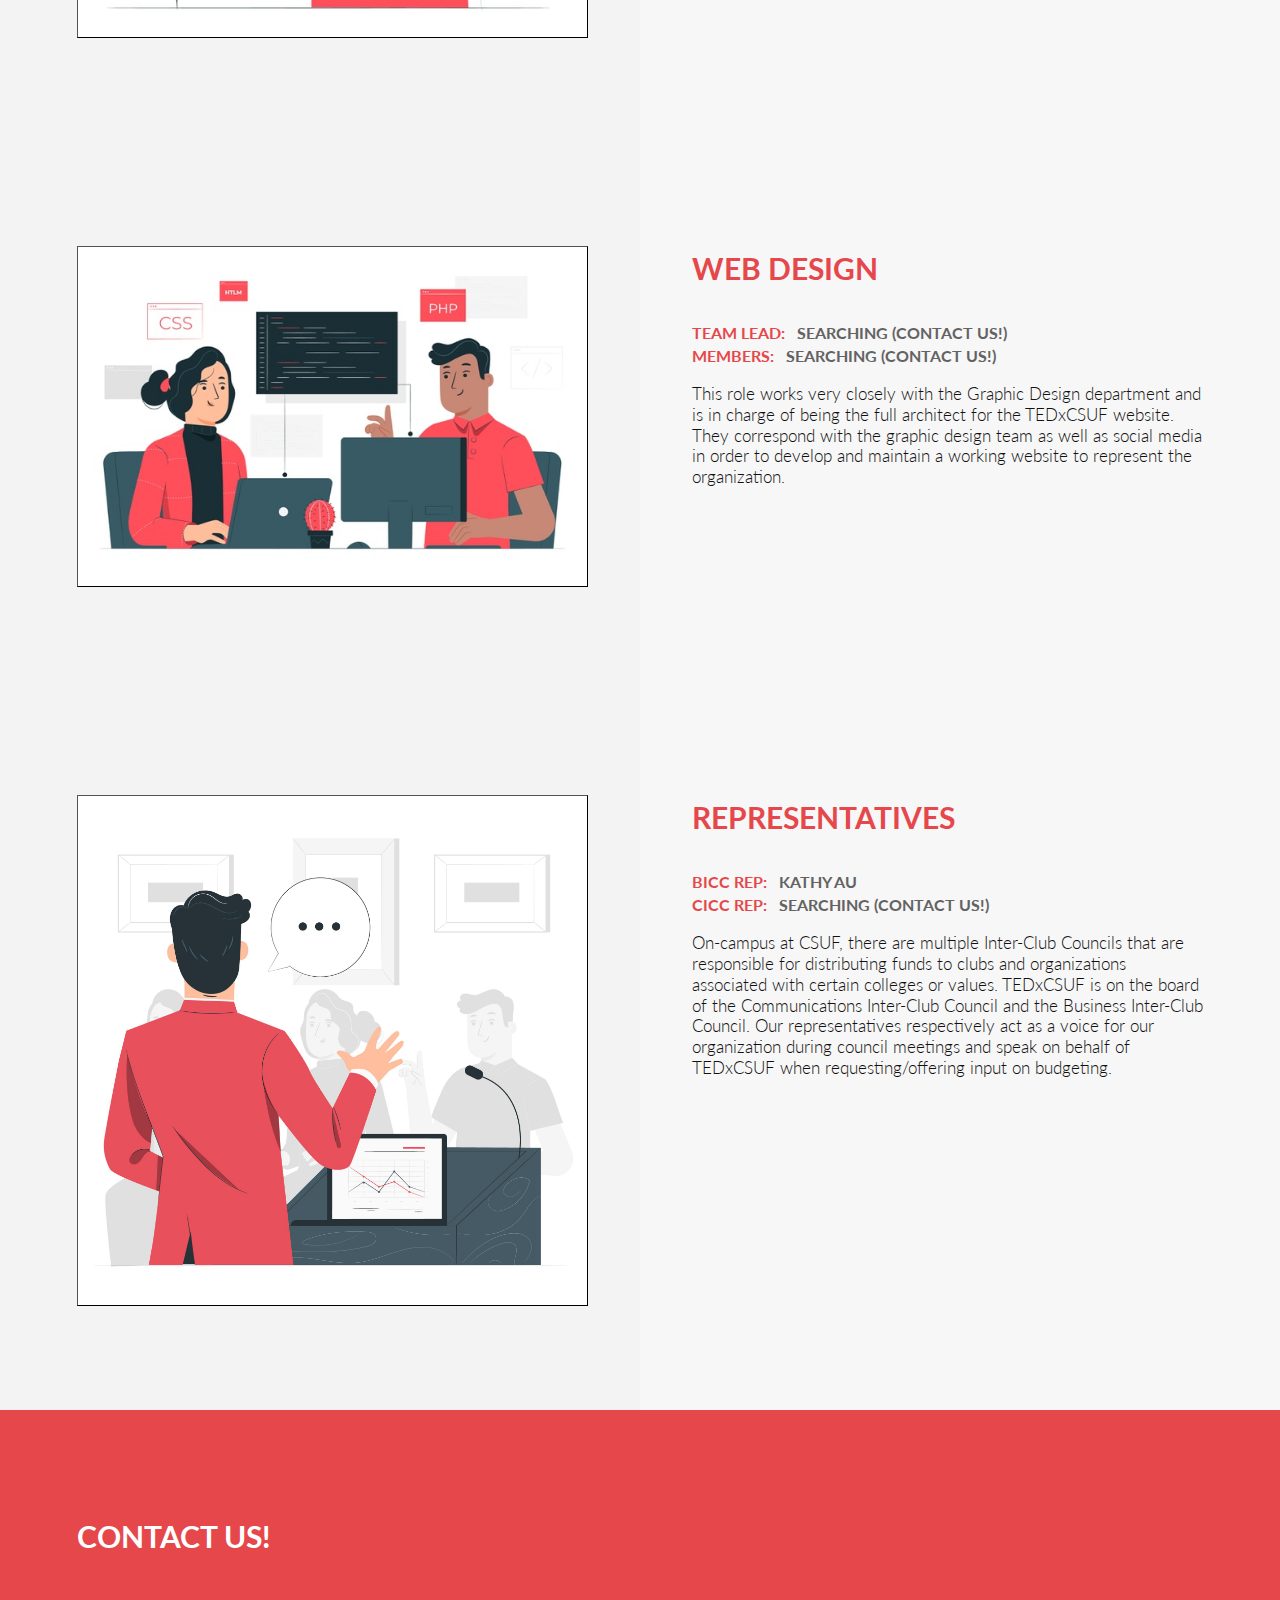
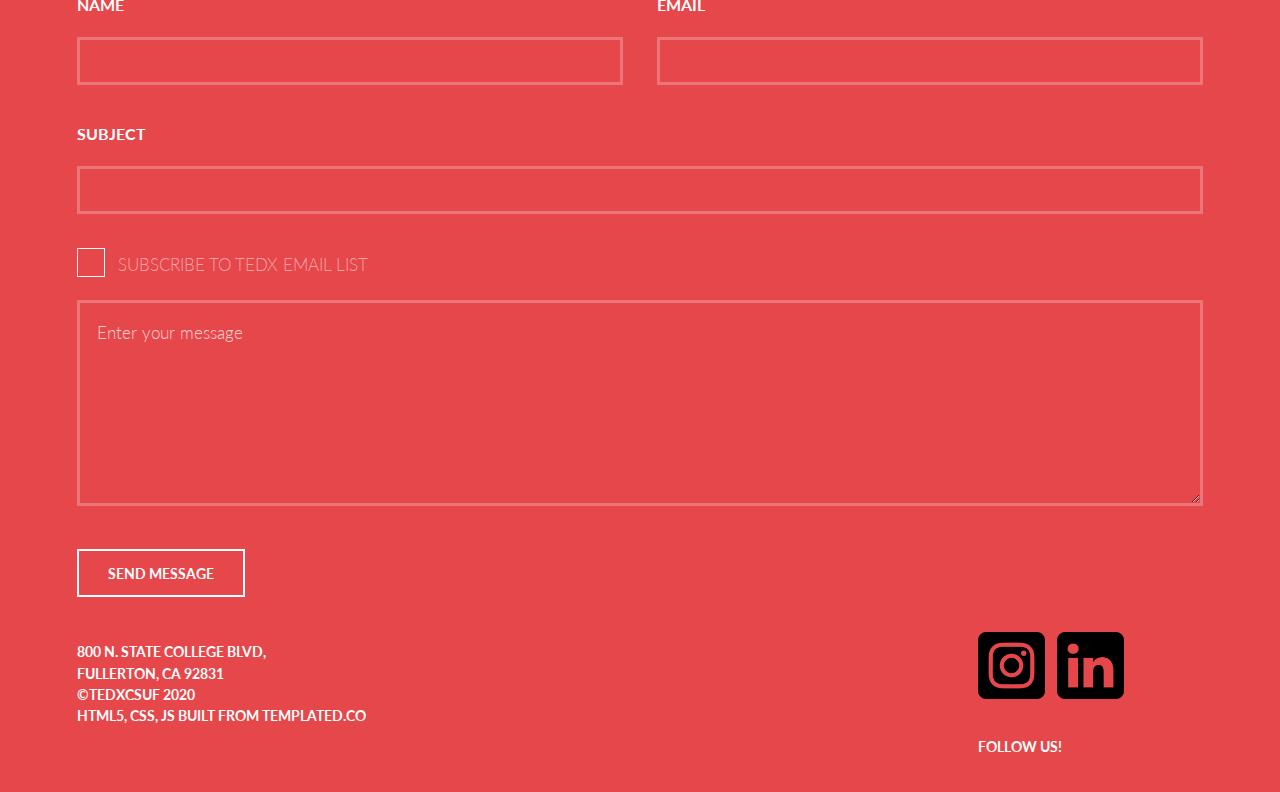
<file: team.html>
<!DOCTYPE html>
<html lang="en">
<head>
    <title>TEDxCSUF</title>
		<meta charset="utf-8" />
		<meta name="viewport" content="width=device-width, initial-scale=1, user-scalable=no" />
		<link rel="stylesheet" href="assets/css/main.css" />
</head>
<body>
    <!-- header -->
    <header id="header">
        <div class="inner">
            <a href="index.html" class="logo"><img class = "logo-img" src="images/tedxcsuf_logo_transparent_white.png"></a>
            <nav id="nav">
                <a href="index.html">Home</a>
                <a href="about.html">About Us</a>
                <a href="titan-talks.html">Titan Talks</a>
                <a href="events.html">Events</a>
                <a class ='selected'href="team.html">Team</a>
                <a href="#break">Contact</a>
            </nav>
        </div>
    </header>
    <a href="#menu" class="navPanelToggle"><span class="fa fa-bars"></span></a>

<!-- Banner -->
<section id="banner" class = 'team-banner'>
    <div class="inner">
        <h1>Our Team: <span> Behind the Scenes! </span></h1>
        <ul class="actions">
            <!-- <li><a href="#" class="button alt">Get Started</a></li> -->
        </ul>
    </div>
</section>

<!-- Two -->
<section id="two" class = 'home-two'>
    <div class="inner">
        <article class = 'standard team'>
                <div class="content">
                    <div class="image fit image-cont">
                        <img class= 'team-pic'src="images/executive.jpg" alt="" />
                        <div class="team-caption">
                            <a class = 'img-txt' target ='_blank' href='https://www.freepik.com/vectors/idea'>Picture Credit</a>
                        </div>
                    </div>
                </div>
        </article>
        <article class="alt standard team">
                <div class="content">
                    <header>
                        <h2>Executive Leadership</h2>
                    </header>
                    <h5>President: <span class = 'role-txt'>Saleem Haider</span> <br>
                    Vice-President: <span class="role-txt">Arman Ambia</span> <br>
                    TEDx Director: <span class="role-txt">Khira Mistry</span> <br>
                    Titan-Talks Director: <span class="role-txt">Mark Wax</span><br>
                </h5>
                    
                    <p class = 'desc'> 
                        Within TEDxCSUF they are four executive leaders responsible for guiding the organization’s success and initiatives. Executive Leadership is present at all meetings and address the concerns of all members and teams to keep TEDx running smoothly. They preside over any issues that may arise and make sure the teams are able to complete their tasks.</p>
                </div>
        </article>
    </div>
</section>

<section id="two" class = 'home-two'>
    <div class="inner">
        <article class = 'standard team'>
                <div class="content">
                    <div class="image fit image-cont">
                        <img class = 'team-pic' src="images/Communication.jpg" alt="" />
                        <div class="team-caption">
                            <a class = 'img-txt' target ='_blank' href='https://www.freepik.com/vectors/social-media'>Picture Credit</a>
                        </div>
                    </div>
                </div>
        </article>
        <article class="alt standard team"  >
                <div class="content"  >
                    <header>
                        <h2>Communication</h2>
                    </header>
                    <h5>TEDx:   <span class="role-txt">Jessica Pham,</span><span class = 'role-txt'>Daniel Bustamante,</span><span class = 'role-txt'>Randy Nguyen</span> <br>
                        Titan Talks:   <span class="role-txt">Kayla Perez,</span><span class = 'role-txt'>Michael Tagore</span> </h5>
                    <p class = 'desc'> 
                        The Communication team sends emails to the club members as well as anyone who is in search of information. They will direct any inquiries received by the organization to the correct people who can provide information. They play a key role in recruitment and help reach out to faculty and professionals as well as assisting with any communication-related tasks.
                    </p>
                </div>
        </article>
    </div>
</section>
<section id="two" class = 'home-two'>
    <div class="inner">
        <article class = 'standard team'>
                <div class="content">
                    <div class="image fit image-cont">
                        <img class = 'team-pic' src="images/social media.jpg" alt="" />
                        <div class="team-caption">
                            <a class = 'img-txt' target ='_blank' href='https://www.freepik.com/vectors/business'>Picture Credit</a>
                        </div>
                    </div>
                </div>
        </article>
        <article class="alt standard team">
                <div class="content">
                    <header>
                        <h2>Social Media</h2>
                    </header>
                    <h5>TEDx:   <span class="role-txt">Timothy Harris,</span><span class = 'role-txt'> Crisitan Sanchez</span> <br>
                        Titan Talks:   <span class="role-txt">Viannca martinez,</span><span class = 'role-txt'> Jennifer Huynh</span></h5>
                    <p class = 'desc'> 
                        Our Social Media teams for both organizations are responsible for managing an Instagram, Facebook, and Twitter Page. They create posts for the organization bi-weekly either using photos from a photographer or online resources. They also assist with any online or digital representation of the organization as needed.
                    </p>
                </div>
        </article>
    </div>
</section>

<section id="two" class = 'home-two'>
    <div class="inner">
        <article class = 'standard team'>
                <div class="content">
                    <div class="image fit image-cont">
                        <img class = 'team-pic' src="images/webdesign1.jpg" alt="" />
                        <div class="team-caption">
                            <a class = 'img-txt' target ='_blank' href='https://www.freepik.com/vectors/work'>Picture Credit</a>
                        </div>
                    </div>
                </div>
        </article>
        <article class="alt standard team">
                <div class="content ">
                    <header>
                        <h2>Writing Consultant</h2>
                    </header>
                    <h5>TEDx:   <span class="role-txt">Neha Upadhyaya,</span><span class = 'role-txt'> Alex Fang</span> <br>
                        Titan Talks:   <span class="role-txt">Ernesto Martinez,</span><span class = 'role-txt'> Jonathan Kornblum</span></h5>
                    <p class = 'desc'> 
                        Writing Consultants have good writing and reading skills in order to proofread and assist speakers in the development of their speeches. They also assist the president in the application process to help write out summaries and take notes of all potential speakers during audition. They will also assist with any writing or editing tasks as needed.
                    </p>
                </div>
        </article>
    </div>
</section>

<section id="two" class = 'home-two'>
    <div class="inner">
        <article class = 'standard team'>
                <div class="content">
                    <div class="image fit image-cont">
                        <img class = 'team-pic' src="images/Treasurer.jpg" alt="" />
                        <div class="team-caption">
                            <a class = 'img-txt' target ='_blank' href='https://www.freepik.com/vectors/work'>Picture Credit</a>
                        </div>
                    </div>
                </div>
        </article>
        <article class="alt standard team">
                <div class="content">
                    <header>
                        <h2>Treasurer</h2>
                    </header>
                    <h5>Josephine Cheung</h5>
                    <p class = 'desc'> 
                        The Treasurer handles all financial affairs and budgeting of the organization. They maintain AS Agency Accounts in the organization’s name, which requires signatures of the Treasurer, President and Advisor. This is a mandatory position for all student organizations and is responsible for managing finances, documenting all expenditures, holding money, and deal with any issues relating to finances.
                    </p>
                </div>
</section>

<section id="two" class = 'home-two'>
    <div class="inner">
        <article class = 'standard team'>
                <div class="content">
                    <div class="image fit image-cont">
                        <img class = 'team-pic' src="images/Graphic-Design-Team.jpg" alt="" />
                        <div class="team-caption">
                            <a class = 'img-txt' target ='_blank' href='https://www.freepik.com/vectors/design'>Picture Credit</a>
                        </div>
                    </div>
                </div>
        </article>
        <article class="alt standard team">
                <div class="content">
                    <header>
                        <h2>Graphic Design</h2>
                    </header>
                    <h5>Team Lead: <span class="role-txt">Britney Nguyen</span> <br>
                        Designer: <span class="role-txt">Tamara Barilo</span></h5>
                    <p class = 'desc'> 
                        The Graphic design team is held by Britney and Tamara for both TEDx and Titan Talks. They are responsible for helping maintain the website, providing designs for flyers, ticket, t-shirts, and logos. They are also required to deal with any visual or image creation as needed.
                    </p>
                </div>
        </article>
    </div>
</section>

<section id="two" class = 'home-two'>
    <div class="inner">
        <article class = 'standard team'>
                <div class="content">
                    <div class="image fit image-cont">
                        <img class = 'team-pic' src="images/Theater-coord.jpg" alt="" />
                        <div class="team-caption">
                            <a class = 'img-txt' target ='_blank' href='https://www.freepik.com/vectors/camera'>Picture Credit</a>
                        </div>
                    </div>
                </div>
        </article>
        <article class="alt standard team">
                <div class="content">
                    <header>
                        <h2>Theatre Coordinator</h2>
                    </header>
                    <h5>Britney Cundiff</h5>
                    <p class = 'desc'> 
                        This position will be for helping speakers with their presence on stage as well as managing the logistics backstage on the day of the event. They will be present for most audition and help record the roster of speakers including their ideas. Additionally, they keep track on the speaker's progress through the event. To assist their role, the theatre coordinator also manages records for all correspondence in the organization.
                    </p>
                </div>
        </article>
    </div>
</section>

<section id="two" class = 'home-two'>
    <div class="inner">
        <article class = 'standard team'>
                <div class="content">
                    <div class="image fit image-cont">
                        <img class = 'team-pic' src="images/webdesign2.jpg" alt="" />
                        <div class="team-caption">
                            <a class = 'img-txt' target ='_blank' href='https://www.freepik.com/vectors/technology'>Picture Credit</a>
                        </div>
                    </div>
                </div>
        </article>
        <article class="alt standard team">
                <div class="content">
                    <header>
                        <h2>Web Design</h2>
                    </header>
                    <h5>Team Lead: <span class="role-txt">Searching (Contact Us!)</span> <br>
                        Members: <span class="role-txt">Searching (Contact Us!)</span> </h5>
                    <p class = 'desc'> 
                        This role works very closely with the Graphic Design department and is in charge of being the full architect for the TEDxCSUF website. They correspond with the graphic design team as well as social media in order to develop and maintain a working website to represent the organization.    
                    </p>
                </div>
        </article>
    </div>
</section>

<section id="two" class = 'home-two'>
    <div class="inner">
        <article class = 'standard team '>
                <div class="content">
                    <div class="image fit image-cont">
                        <img class = 'team-pic' src="images/Representative.jpg" alt="" />
                        <div class="team-caption">
                            <a class = 'img-txt' target ='_blank' href='https://www.freepik.com/vectors/work'>Picture Credit</a>
                        </div>
                        
                    </div>
                </div>
        </article>
        <article class="alt standard team">
                <div class="content">
                    <header>
                        <h2>Representatives</h2>
                    </header>
                    <h5>BICC Rep: <span class="role-txt">Kathy Au</span> <br>
                        CICC Rep: <span class="role-txt">Searching (Contact Us!)</span> </h5>
                    <p class = 'desc'> 
                        On-campus at CSUF, there are multiple Inter-Club Councils that are responsible for distributing funds to clubs and organizations associated with certain colleges or values. TEDxCSUF is on the board of the Communications Inter-Club Council and the Business Inter-Club Council. Our representatives respectively act as a voice for our organization during council meetings and speak on behalf of TEDxCSUF when requesting/offering input on budgeting.
                    </p>
                </div>
        </article>
    </div>
</section>


    <div id="break"></div>
    <!-- Footer -->
        <section id="footer">
            <div class="inner">
                <header>
                    <h2>Contact Us!</h2>
                </header>
                <form method="POST" action="email-list.php">
                    <div class="field half first">
                        <label for="name">Name</label>
                        <input type="text" name="name" id="name" />
                    </div>
                    <div class="field half">
                        <label for="email">Email</label>
                        <input type="text" name="email" id="email" />
                    </div>
                    <div class="field ">
                        <label for="subject">Subject</label>
                        <input type="text" name="subject" id="subject" />
                    </div>
                    <div class="4u 12u$(xlarge)">
                        <input type="checkbox" id="subscribe" name="subscribe">
                        <label for="subscribe">Subscribe to TEDx Email List</label>
                    </div>
                    <div class="12u$">
                        <textarea name="message" id="message" placeholder="Enter your message" rows="5"></textarea>
                    </div>
                    <ul class="actions">
                        <li><input name ='submit' type="submit" value="Send Message" class="alt" /></li>
                    </ul>
                </form>
                <div class="footer-row">
                    <div class="address"><h5>800 N. State College Blvd,<br> Fullerton, CA 92831 <br> ©TEDxCSUF 2020 <br> HTML5, CSS, JS built from templated.co </h5></div>
                    <div class="icons">
                        <div class="row 50% uniform">
                            <div class="4u"><a target = '_blank' href="https://www.instagram.com/tedxcsuf/"><span class="image fit"><img src="images/instagram.png" alt="" /></span></a></div>
                            <div class="4u"><a target = '_blank' href="https://www.linkedin.com/company/tedxcsuf/"><span class="image fit"><img src="images/linkedin.png" alt="" /></a></span></div>
                        </div>
                        <h5> Follow Us!</h5>
                    </div>
                </div>
            </div>
        </section>
        <script src="assets/js/jquery.min.js"></script>
        <script src="assets/js/skel.min.js"></script>
        <script src="assets/js/util.js"></script>
        <script src="assets/js/main.js"></script>
</body>
</html>
</file>
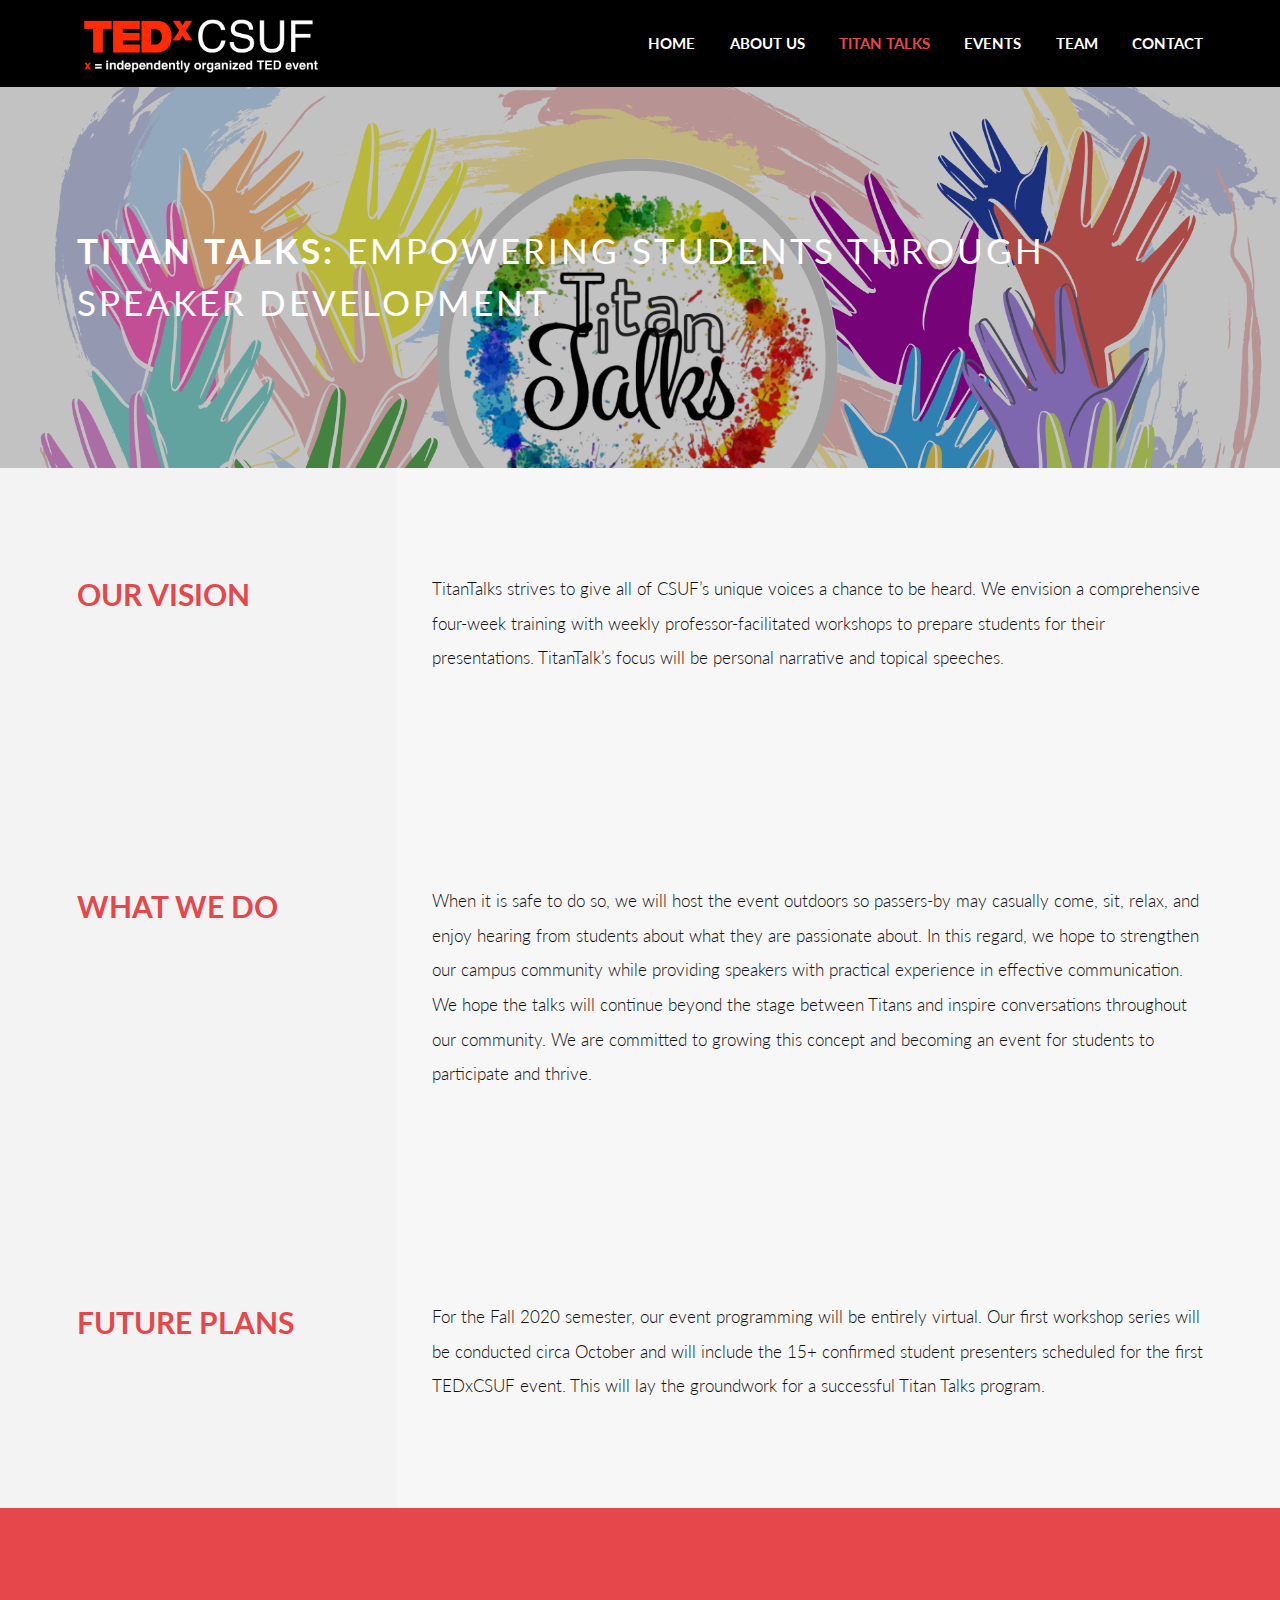
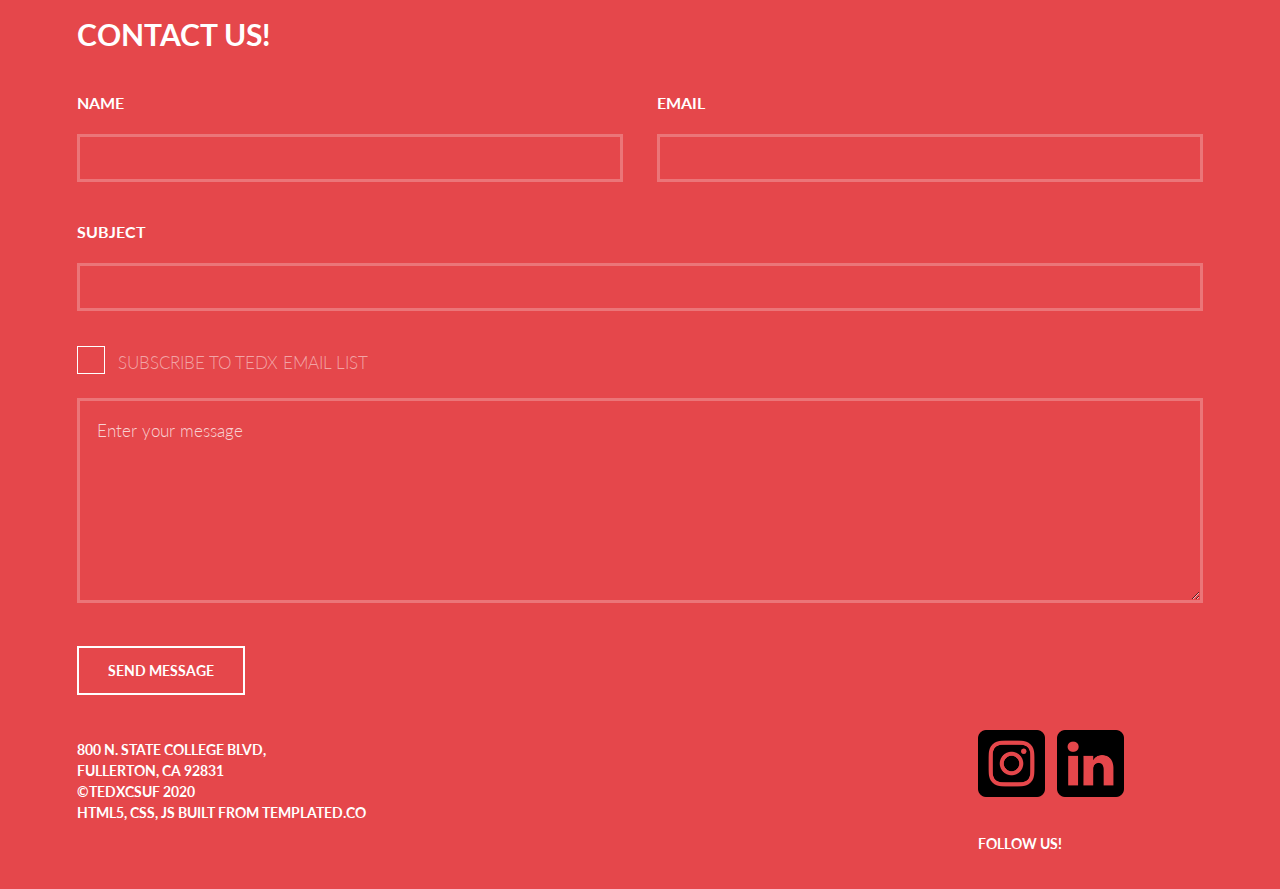
<file: titan-talks.html>
<!DOCTYPE html>
<html lang="en">
    <head>
		<title>TEDxCSUF</title>
		<meta charset="utf-8" />
		<meta name="viewport" content="width=device-width, initial-scale=1, user-scalable=no" />
		<link rel="stylesheet" href="assets/css/main.css" />
	</head>
<body>
<!-- Header -->
    <header id="header">
        <div class="inner">
            <a href="index.html" class="logo"><img class = "logo-img" src="images/tedxcsuf_logo_transparent_white.png"></a>
            <nav id="nav">
                <a href="index.html">Home</a>
                <a  href="about.html">About Us</a>
                <a class = 'selected' href="titan-talks.html">Titan Talks</a>
                <a href="events.html">Events</a>
                <a href="team.html">Team</a>
                <a href="#break">Contact</a>
            </nav>
        </div>
    </header>      
    <a href="#menu" class="navPanelToggle"><span class="fa fa-bars"></span></a>

    <section id="banner" class = 'tt-banner'>
        <div class="inner">
            <h1> Titan Talks: <span> Empowering Students Through Speaker Development </span></h1>
            <ul class="actions">
                <!-- <li><a href="#" class="button alt">Get Started</a></li> -->
            </ul>
        </div>
    </section>

    <section id="two" class= "about-two bg2">
        <div class="inner">
            <article class = 'one'>
                <h2  class = 'about-h2' >Our Vision</h2>
            </article>
            <article class = 'two'>
                <p> 
                    TitanTalks strives to give all of CSUF’s unique voices a chance to be heard. We envision a comprehensive four-week training with weekly professor-facilitated workshops to prepare students for their presentations. TitanTalk’s focus will be personal narrative and topical speeches. 
                </p>
               
            </article>
        
        </div>
    </section>
    
    <section id="two" class= "about-two bg1">
        <div class="inner">
            <article class = 'one'>
                <h2 class = 'about-h2'>What We Do</h2>
            </article>
            <article class = 'two'>
            <p>
                When it is safe to do so, we will host the event outdoors so passers-by may casually come, sit, relax, and enjoy hearing from students about what they are passionate about. In this regard, we hope to strengthen our campus community while providing speakers with practical experience in effective communication. We hope the talks will continue beyond the stage between Titans and inspire conversations throughout our community. We are committed to growing this concept and becoming an event for students to participate and thrive.
            </p>
            </article>
        
        </div>
    </section>

    <section id="two" class= "about-two bg2">
        <div class="inner">
            <article class = 'one'>
                <h2 class = 'about-h2'> Future Plans  </h2>
            </article>
            <article class = 'two'>
            <p>
                For the Fall 2020 semester, our event programming will be entirely virtual. Our first workshop series will be conducted circa October and will include the 15+ confirmed student presenters scheduled for the first TEDxCSUF event. This will lay the groundwork for a successful Titan Talks program.    
            </p>
            </article>
        
        </div>
    </section>

    <div id="break"></div>
    <section id="footer">
        <div class="inner">
            <header>
                <h2>Contact Us!</h2>
            </header>
            <form method="POST" action="email-list.php">
                <div class="field half first">
                    <label for="name">Name</label>
                    <input type="text" name="name" id="name" />
                </div>
                <div class="field half">
                    <label for="email">Email</label>
                    <input type="text" name="email" id="email" />
                </div>
                <div class="field ">
                    <label for="subject">Subject</label>
                    <input type="text" name="subject" id="subject" />
                </div>
                <div class="4u 12u$(xlarge)">
                    <input type="checkbox" id="subscribe" name="subscribe">
                    <label for="subscribe">Subscribe to TEDx Email List</label>
                </div>
                <div class="12u$">
                    <textarea name="message" id="message" placeholder="Enter your message" rows="5"></textarea>
                </div>
                <ul class="actions">
                    <li><input name ='submit' type="submit" value="Send Message" class="alt" /></li>
                </ul>
            </form>
            <div class="footer-row">
                <div class="address"><h5>800 N. State College Blvd,<br> Fullerton, CA 92831 <br> ©TEDxCSUF 2020 <br> HTML5, CSS, JS built from templated.co </h5></div>
                <div class="icons">
                    <div class="row 50% uniform">
                        <div class="4u"><a target = '_blank' href="https://www.instagram.com/tedxcsuf/"><span class="image fit"><img src="images/instagram.png" alt="" /></span></a></div>
                        <div class="4u"><a target = '_blank' href="https://www.linkedin.com/company/tedxcsuf/"><span class="image fit"><img src="images/linkedin.png" alt="" /></a></span></div>
                    </div>
                    <h5> Follow Us!</h5>
                </div>
            </div>
        </div>
    </section>

        <script src="assets/js/jquery.min.js"></script>
        <script src="assets/js/skel.min.js"></script>
        <script src="assets/js/util.js"></script>
        <script src="assets/js/main.js"></script>
</body>
</html>
</file>
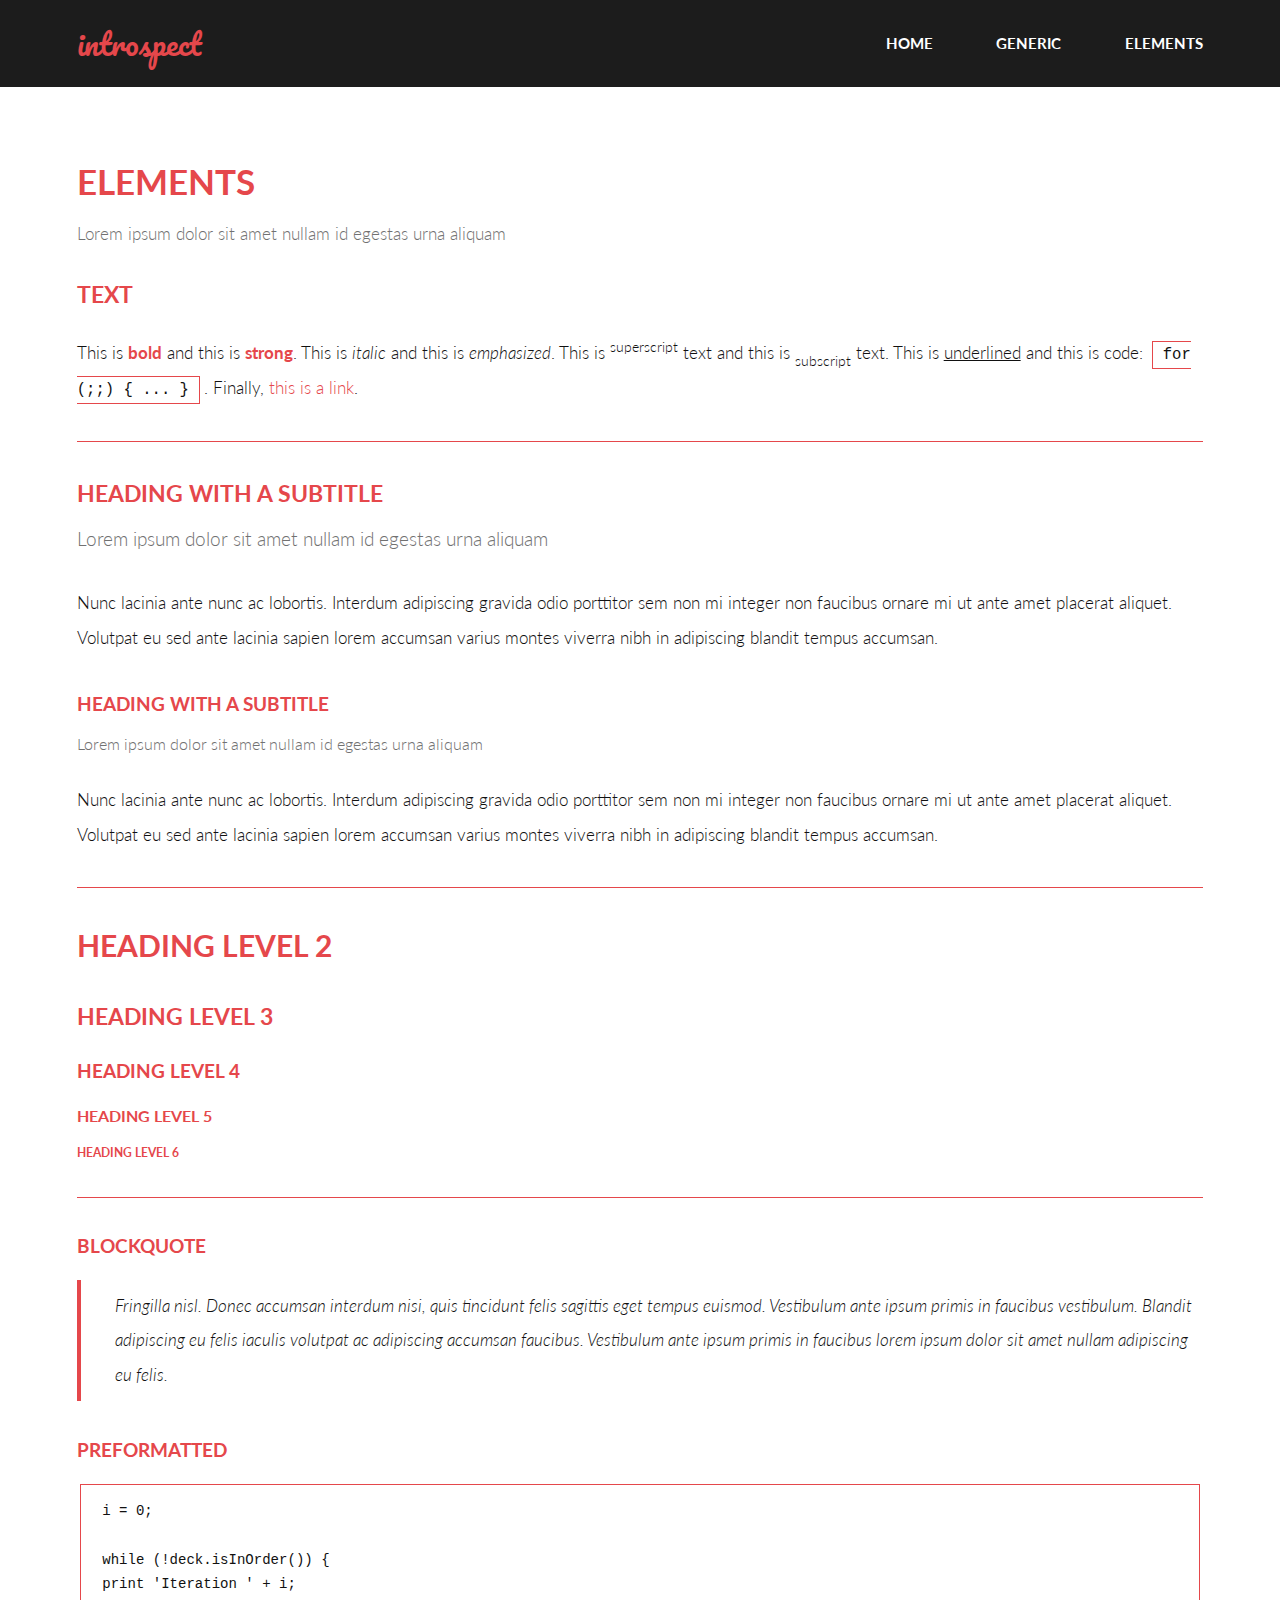
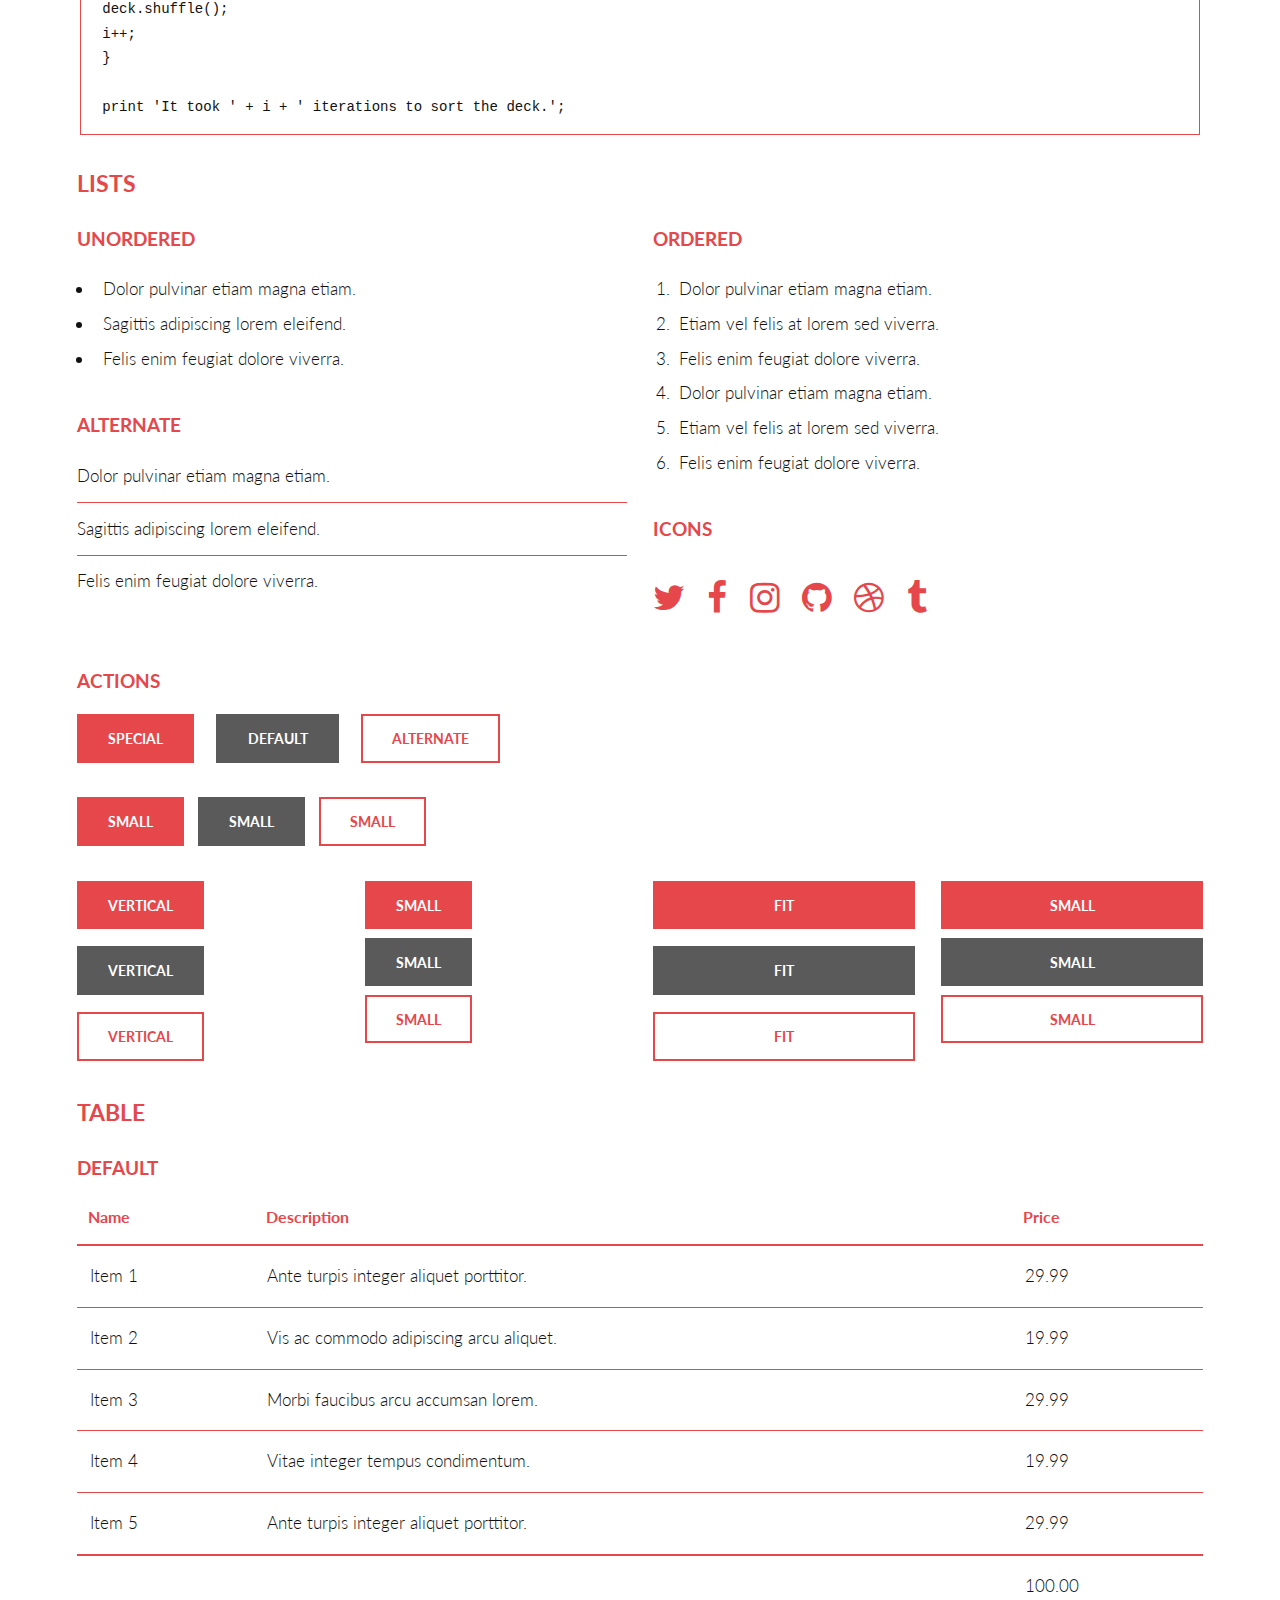
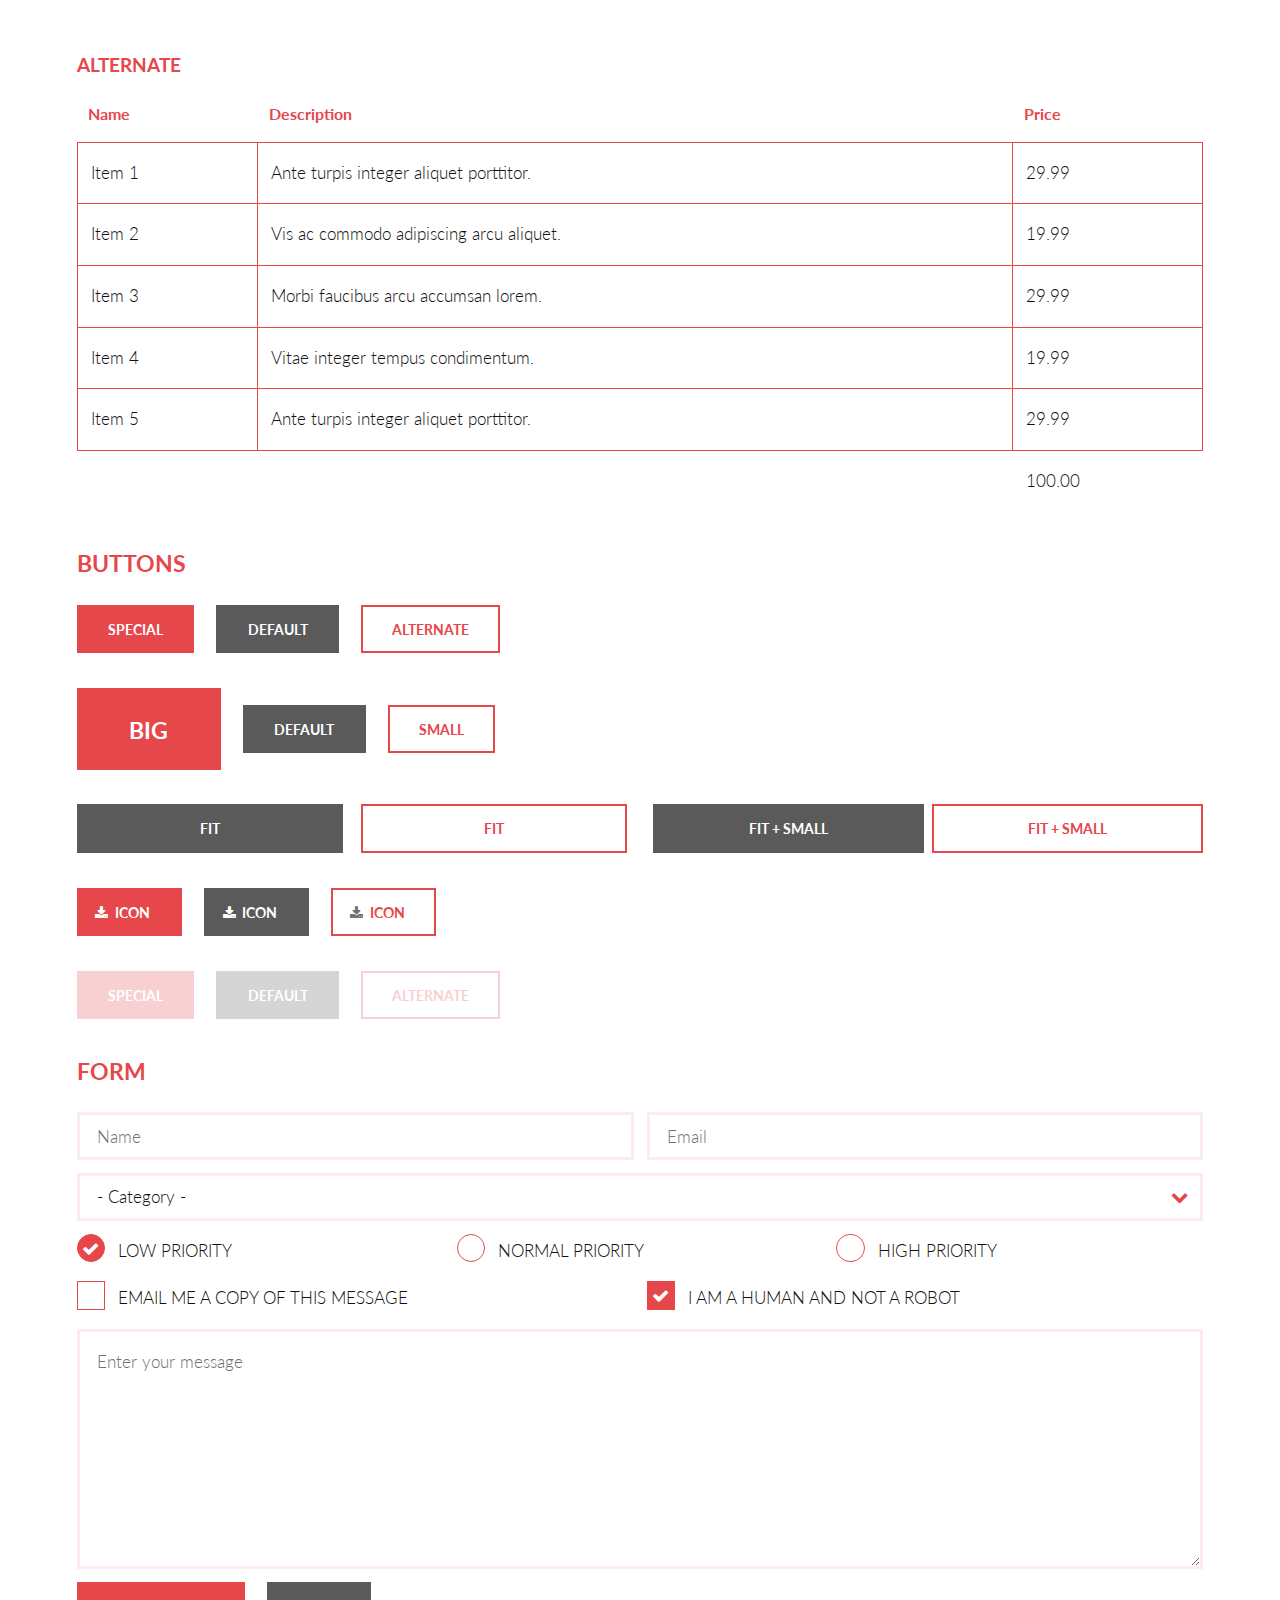
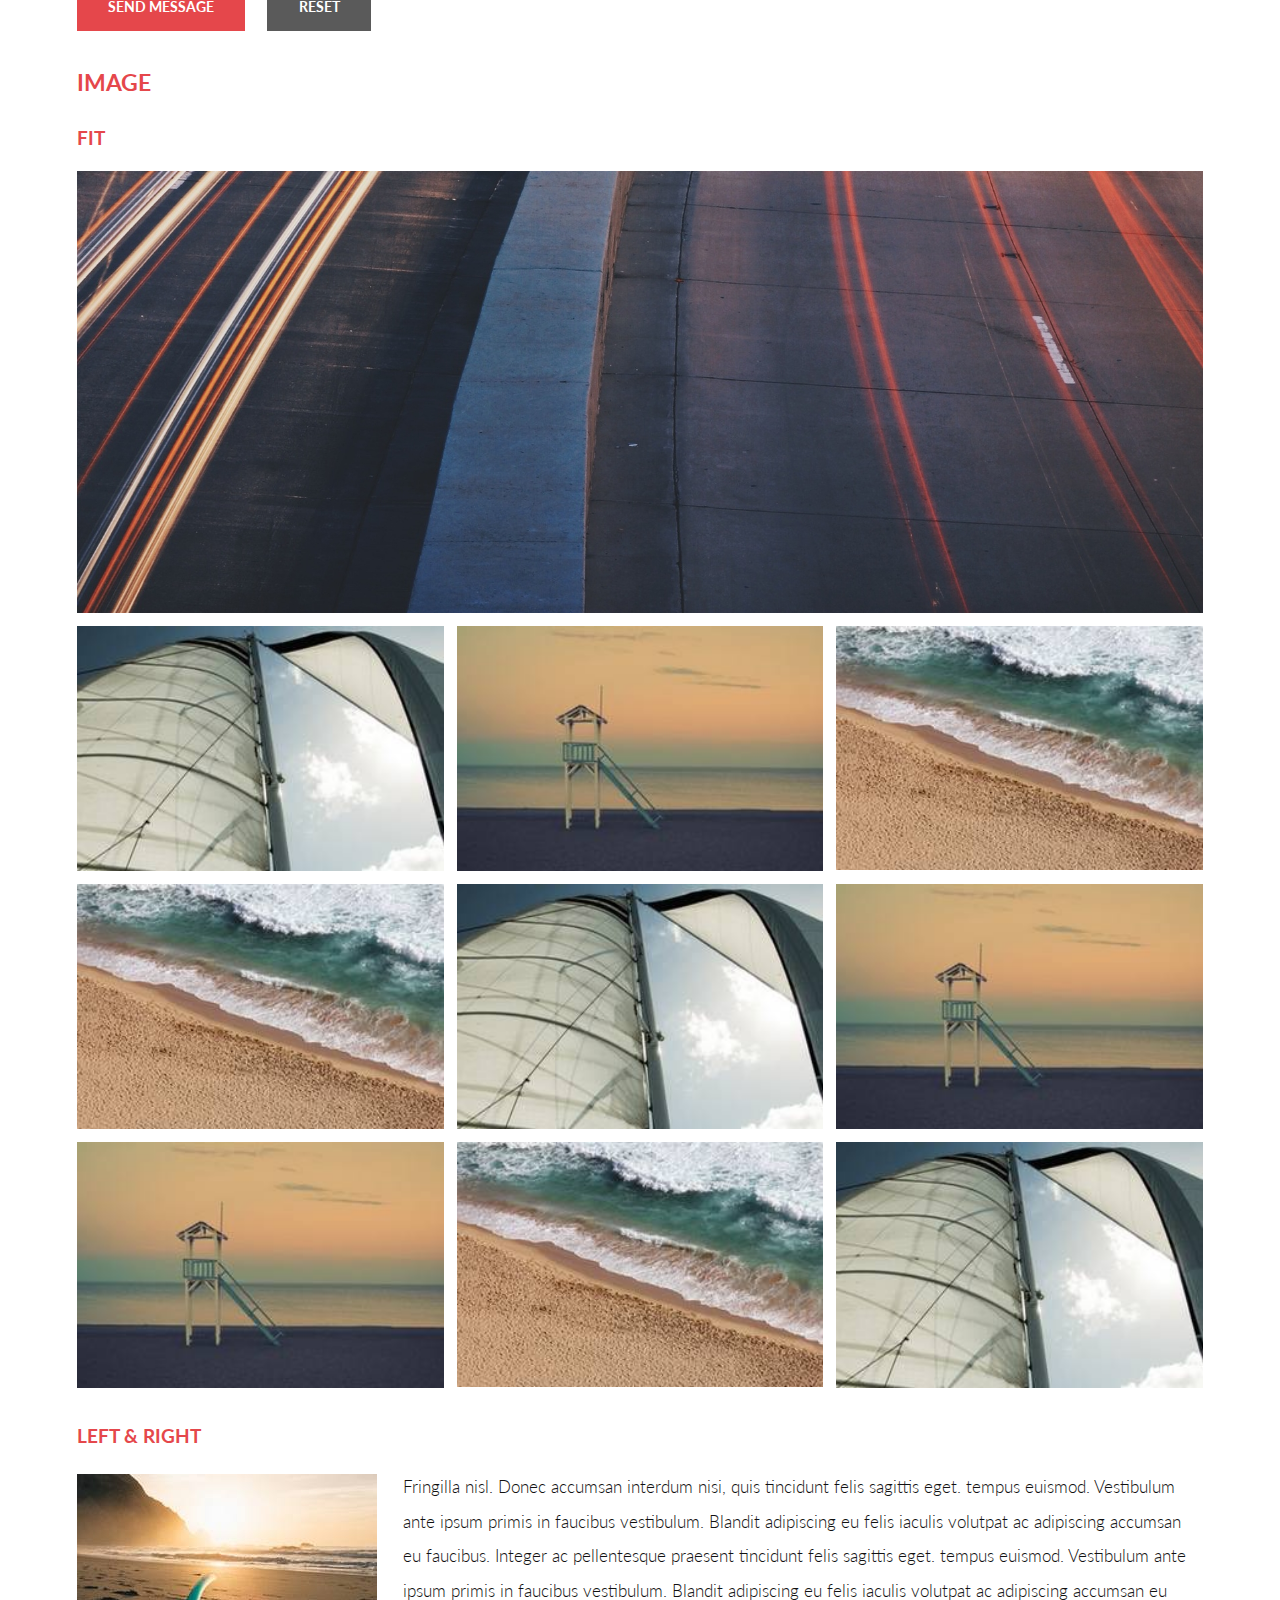
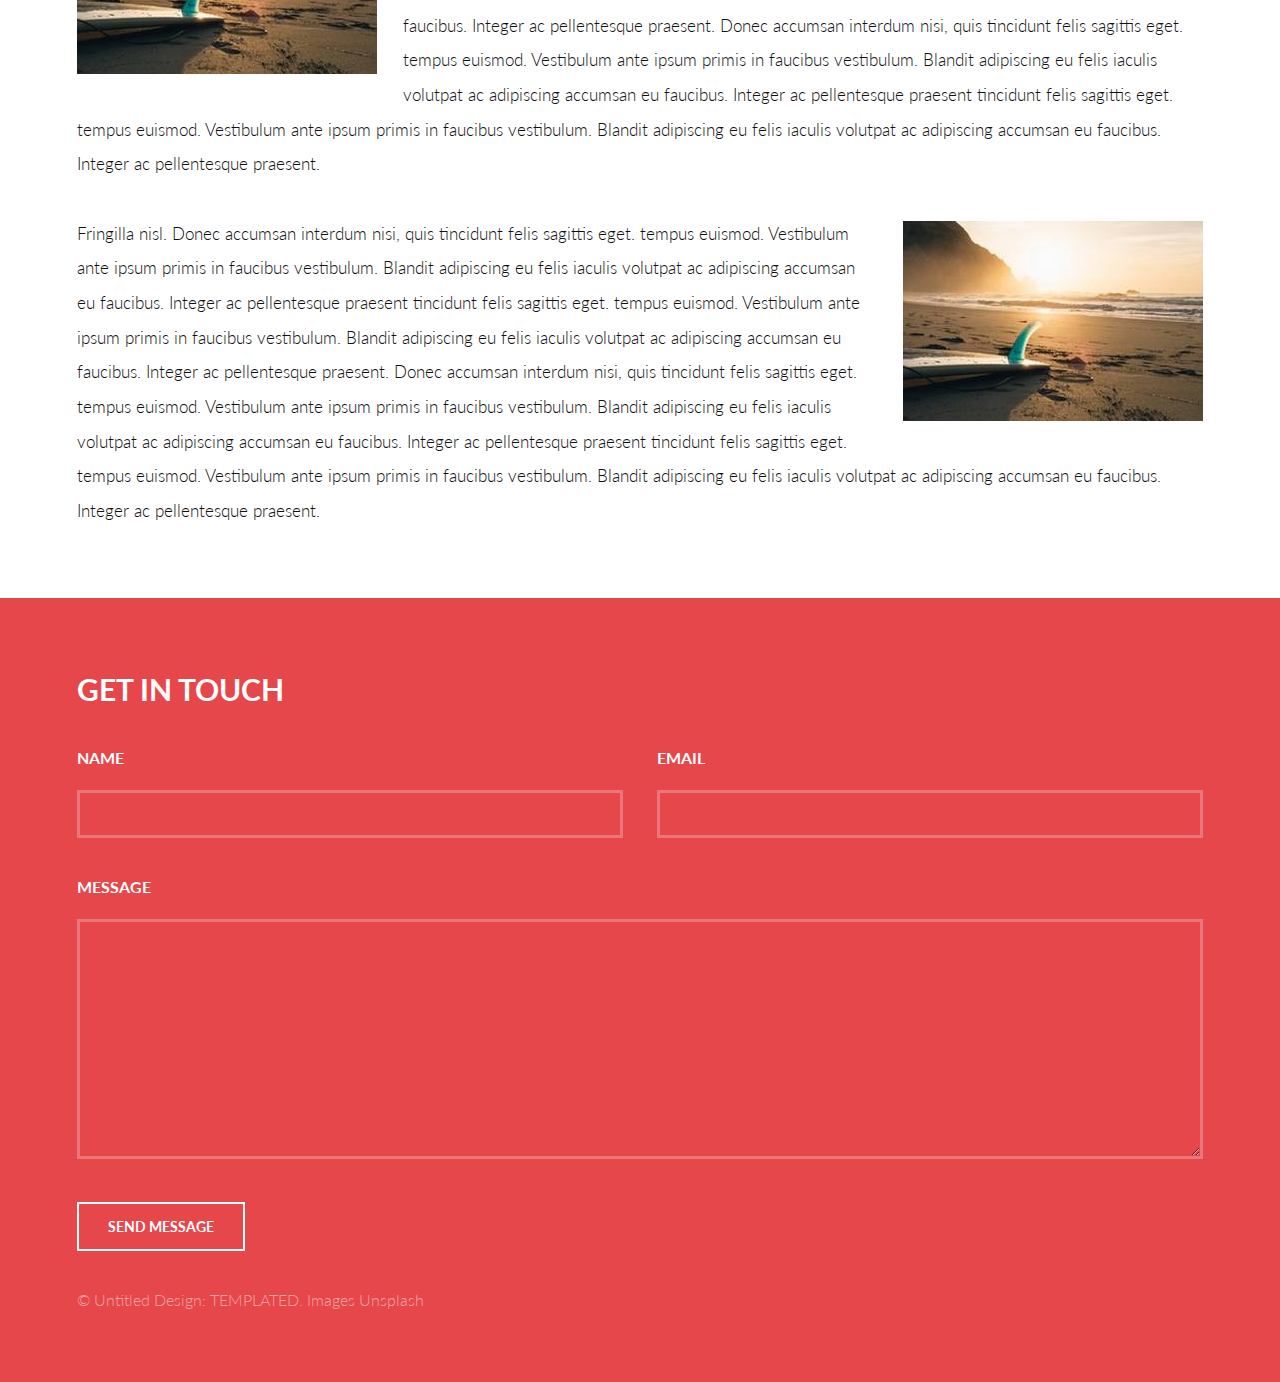
<file: base theme/elements.html>
<!DOCTYPE HTML>
<!--
	Introspect by TEMPLATED
	templated.co @templatedco
	Released for free under the Creative Commons Attribution 3.0 license (templated.co/license)
-->
<html>
	<head>
		<title>Elements - Introspect by TEMPLATED</title>
		<meta charset="utf-8" />
		<meta name="viewport" content="width=device-width, initial-scale=1, user-scalable=no" />
		<link rel="stylesheet" href="assets/css/main.css" />
	</head>
	<body>

		<!-- Header -->
			<header id="header">
				<div class="inner">
					<a href="index.html" class="logo">introspect</a>
					<nav id="nav">
						<a href="index.html">Home</a>
						<a href="generic.html">Generic</a>
						<a href="elements.html">Elements</a>
					</nav>
				</div>
			</header>
			<a href="#menu" class="navPanelToggle"><span class="fa fa-bars"></span></a>

		<!-- Main -->
			<section id="main">
				<div class="inner">
					<header class="major special">
						<h1>Elements</h1>
						<p>Lorem ipsum dolor sit amet nullam id egestas urna aliquam</p>
					</header>

					<!-- Text -->
						<section>
							<h3>Text</h3>
							<p>This is <b>bold</b> and this is <strong>strong</strong>. This is <i>italic</i> and this is <em>emphasized</em>.
							This is <sup>superscript</sup> text and this is <sub>subscript</sub> text.
							This is <u>underlined</u> and this is code: <code>for (;;) { ... }</code>. Finally, <a href="#">this is a link</a>.</p>

							<hr />

							<header>
								<h3>Heading with a Subtitle</h3>
								<p>Lorem ipsum dolor sit amet nullam id egestas urna aliquam</p>
							</header>
							<p>Nunc lacinia ante nunc ac lobortis. Interdum adipiscing gravida odio porttitor sem non mi integer non faucibus ornare mi ut ante amet placerat aliquet. Volutpat eu sed ante lacinia sapien lorem accumsan varius montes viverra nibh in adipiscing blandit tempus accumsan.</p>
							<header>
								<h4>Heading with a Subtitle</h4>
								<p>Lorem ipsum dolor sit amet nullam id egestas urna aliquam</p>
							</header>
							<p>Nunc lacinia ante nunc ac lobortis. Interdum adipiscing gravida odio porttitor sem non mi integer non faucibus ornare mi ut ante amet placerat aliquet. Volutpat eu sed ante lacinia sapien lorem accumsan varius montes viverra nibh in adipiscing blandit tempus accumsan.</p>

							<hr />

							<h2>Heading Level 2</h2>
							<h3>Heading Level 3</h3>
							<h4>Heading Level 4</h4>
							<h5>Heading Level 5</h5>
							<h6>Heading Level 6</h6>

							<hr />

							<h4>Blockquote</h4>
							<blockquote>Fringilla nisl. Donec accumsan interdum nisi, quis tincidunt felis sagittis eget tempus euismod. Vestibulum ante ipsum primis in faucibus vestibulum. Blandit adipiscing eu felis iaculis volutpat ac adipiscing accumsan faucibus. Vestibulum ante ipsum primis in faucibus lorem ipsum dolor sit amet nullam adipiscing eu felis.</blockquote>

							<h4>Preformatted</h4>
							<pre><code>i = 0;

while (!deck.isInOrder()) {
print 'Iteration ' + i;
deck.shuffle();
i++;
}

print 'It took ' + i + ' iterations to sort the deck.';</code></pre>
						</section>

					<!-- Lists -->
						<section>
							<h3>Lists</h3>
							<div class="row">
								<div class="6u 12u$(xsmall)">

									<h4>Unordered</h4>
									<ul>
										<li>Dolor pulvinar etiam magna etiam.</li>
										<li>Sagittis adipiscing lorem eleifend.</li>
										<li>Felis enim feugiat dolore viverra.</li>
									</ul>

									<h4>Alternate</h4>
									<ul class="alt">
										<li>Dolor pulvinar etiam magna etiam.</li>
										<li>Sagittis adipiscing lorem eleifend.</li>
										<li>Felis enim feugiat dolore viverra.</li>
									</ul>

								</div>
								<div class="6u$ 12u$(xsmall)">

									<h4>Ordered</h4>
									<ol>
										<li>Dolor pulvinar etiam magna etiam.</li>
										<li>Etiam vel felis at lorem sed viverra.</li>
										<li>Felis enim feugiat dolore viverra.</li>
										<li>Dolor pulvinar etiam magna etiam.</li>
										<li>Etiam vel felis at lorem sed viverra.</li>
										<li>Felis enim feugiat dolore viverra.</li>
									</ol>

									<h4>Icons</h4>
									<ul class="icons">
										<li><a href="#" class="icon fa-twitter"><span class="label">Twitter</span></a></li>
										<li><a href="#" class="icon fa-facebook"><span class="label">Facebook</span></a></li>
										<li><a href="#" class="icon fa-instagram"><span class="label">Instagram</span></a></li>
										<li><a href="#" class="icon fa-github"><span class="label">Github</span></a></li>
										<li><a href="#" class="icon fa-dribbble"><span class="label">Dribbble</span></a></li>
										<li><a href="#" class="icon fa-tumblr"><span class="label">Tumblr</span></a></li>
									</ul>

								</div>
							</div>

							<h4>Actions</h4>
							<ul class="actions">
								<li><a href="#" class="button special">Special</a></li>
								<li><a href="#" class="button">Default</a></li>
								<li><a href="#" class="button alt">Alternate</a></li>
							</ul>
							<ul class="actions small">
								<li><a href="#" class="button special small">Small</a></li>
								<li><a href="#" class="button small">Small</a></li>
								<li><a href="#" class="button alt small">Small</a></li>
							</ul>
							<div class="row">
								<div class="3u 6u(small) 12u$(xsmall)">
									<ul class="actions vertical">
										<li><a href="#" class="button special">Vertical</a></li>
										<li><a href="#" class="button">Vertical</a></li>
										<li><a href="#" class="button alt">Vertical</a></li>
									</ul>
								</div>
								<div class="3u 6u$(small) 12u$(xsmall)">
									<ul class="actions vertical small">
										<li><a href="#" class="button special small">Small</a></li>
										<li><a href="#" class="button small">Small</a></li>
										<li><a href="#" class="button alt small">Small</a></li>
									</ul>
								</div>
								<div class="3u 6u(small) 12u$(xsmall)">
									<ul class="actions vertical">
										<li><a href="#" class="button special fit">Fit</a></li>
										<li><a href="#" class="button fit">Fit</a></li>
										<li><a href="#" class="button alt fit">Fit</a></li>
									</ul>
								</div>
								<div class="3u$ 6u$(small) 12u$(xsmall)">
									<ul class="actions vertical small">
										<li><a href="#" class="button special small fit">Small</a></li>
										<li><a href="#" class="button small fit">Small</a></li>
										<li><a href="#" class="button alt small fit">Small</a></li>
									</ul>
								</div>
							</div>
						</section>

					<!-- Table -->
						<section>
							<h3>Table</h3>
							<h4>Default</h4>
							<div class="table-wrapper">
								<table>
									<thead>
										<tr>
											<th>Name</th>
											<th>Description</th>
											<th>Price</th>
										</tr>
									</thead>
									<tbody>
										<tr>
											<td>Item 1</td>
											<td>Ante turpis integer aliquet porttitor.</td>
											<td>29.99</td>
										</tr>
										<tr>
											<td>Item 2</td>
											<td>Vis ac commodo adipiscing arcu aliquet.</td>
											<td>19.99</td>
										</tr>
										<tr>
											<td>Item 3</td>
											<td> Morbi faucibus arcu accumsan lorem.</td>
											<td>29.99</td>
										</tr>
										<tr>
											<td>Item 4</td>
											<td>Vitae integer tempus condimentum.</td>
											<td>19.99</td>
										</tr>
										<tr>
											<td>Item 5</td>
											<td>Ante turpis integer aliquet porttitor.</td>
											<td>29.99</td>
										</tr>
									</tbody>
									<tfoot>
										<tr>
											<td colspan="2"></td>
											<td>100.00</td>
										</tr>
									</tfoot>
								</table>
							</div>
							<h4>Alternate</h4>
							<div class="table-wrapper">
								<table class="alt">
									<thead>
										<tr>
											<th>Name</th>
											<th>Description</th>
											<th>Price</th>
										</tr>
									</thead>
									<tbody>
										<tr>
											<td>Item 1</td>
											<td>Ante turpis integer aliquet porttitor.</td>
											<td>29.99</td>
										</tr>
										<tr>
											<td>Item 2</td>
											<td>Vis ac commodo adipiscing arcu aliquet.</td>
											<td>19.99</td>
										</tr>
										<tr>
											<td>Item 3</td>
											<td> Morbi faucibus arcu accumsan lorem.</td>
											<td>29.99</td>
										</tr>
										<tr>
											<td>Item 4</td>
											<td>Vitae integer tempus condimentum.</td>
											<td>19.99</td>
										</tr>
										<tr>
											<td>Item 5</td>
											<td>Ante turpis integer aliquet porttitor.</td>
											<td>29.99</td>
										</tr>
									</tbody>
									<tfoot>
										<tr>
											<td colspan="2"></td>
											<td>100.00</td>
										</tr>
									</tfoot>
								</table>
							</div>
						</section>

					<!-- Buttons -->
						<section>
							<h3>Buttons</h3>
							<ul class="actions">
								<li><a href="#" class="button special">Special</a></li>
								<li><a href="#" class="button">Default</a></li>
								<li><a href="#" class="button alt">Alternate</a></li>
							</ul>
							<ul class="actions">
								<li><a href="#" class="button special big">Big</a></li>
								<li><a href="#" class="button">Default</a></li>
								<li><a href="#" class="button alt small">Small</a></li>
							</ul>
							<div class="row">
								<div class="6u 12u$(xsmall)">
									<ul class="actions fit">
										<li><a href="#" class="button fit">Fit</a></li>
										<li><a href="#" class="button alt fit">Fit</a></li>
									</ul>
								</div>
								<div class="6u$ 12u$(xsmall)">
									<ul class="actions fit small">
										<li><a href="#" class="button fit small">Fit + Small</a></li>
										<li><a href="#" class="button alt fit small">Fit + Small</a></li>
									</ul>
								</div>
							</div>
							<ul class="actions">
								<li><a href="#" class="button special icon fa-download">Icon</a></li>
								<li><a href="#" class="button icon fa-download">Icon</a></li>
								<li><a href="#" class="button alt icon fa-download">Icon</a></li>
							</ul>
							<ul class="actions">
								<li><span class="button special disabled">Special</span></li>
								<li><span class="button disabled">Default</span></li>
								<li><span class="button alt disabled">Alternate</span></li>
							</ul>
						</section>

					<!-- Form -->
						<section>
							<h3>Form</h3>
							<form method="post" action="#">
								<div class="row uniform 50%">
									<div class="6u 12u$(xsmall)">
										<input type="text" name="demo-name" id="demo-name" value="" placeholder="Name" />
									</div>
									<div class="6u$ 12u$(xsmall)">
										<input type="email" name="demo-email" id="demo-email" value="" placeholder="Email" />
									</div>
									<div class="12u$">
										<div class="select-wrapper">
											<select name="demo-category" id="demo-category">
												<option value="">- Category -</option>
												<option value="1">Manufacturing</option>
												<option value="1">Shipping</option>
												<option value="1">Administration</option>
												<option value="1">Human Resources</option>
											</select>
										</div>
									</div>
									<div class="4u 12u$(xsmall)">
										<input type="radio" id="priority-low" name="priority" checked>
										<label for="priority-low">Low Priority</label>
									</div>
									<div class="4u 12u$(xsmall)">
										<input type="radio" id="priority-normal" name="priority">
										<label for="priority-normal">Normal Priority</label>
									</div>
									<div class="4u$ 12u$(xsmall)">
										<input type="radio" id="priority-high" name="priority">
										<label for="priority-high">High Priority</label>
									</div>
									<div class="6u 12u$(small)">
										<input type="checkbox" id="copy" name="copy">
										<label for="copy">Email me a copy of this message</label>
									</div>
									<div class="6u$ 12u$(small)">
										<input type="checkbox" id="human" name="human" checked>
										<label for="human">I am a human and not a robot</label>
									</div>
									<div class="12u$">
										<textarea name="demo-message" id="demo-message" placeholder="Enter your message" rows="6"></textarea>
									</div>
									<div class="12u$">
										<ul class="actions">
											<li><input type="submit" value="Send Message" class="special" /></li>
											<li><input type="reset" value="Reset" /></li>
										</ul>
									</div>
								</div>
							</form>
						</section>

					<!-- Image -->
						<section>
							<h3>Image</h3>
							<h4>Fit</h4>
							<div class="box alt">
								<div class="row 50% uniform">
									<div class="12u$"><span class="image fit"><img src="images/pic11.jpg" alt="" /></span></div>
									<div class="4u"><span class="image fit"><img src="images/pic03.jpg" alt="" /></span></div>
									<div class="4u"><span class="image fit"><img src="images/pic04.jpg" alt="" /></span></div>
									<div class="4u$"><span class="image fit"><img src="images/pic05.jpg" alt="" /></span></div>
									<div class="4u"><span class="image fit"><img src="images/pic05.jpg" alt="" /></span></div>
									<div class="4u"><span class="image fit"><img src="images/pic03.jpg" alt="" /></span></div>
									<div class="4u$"><span class="image fit"><img src="images/pic04.jpg" alt="" /></span></div>
									<div class="4u"><span class="image fit"><img src="images/pic04.jpg" alt="" /></span></div>
									<div class="4u"><span class="image fit"><img src="images/pic05.jpg" alt="" /></span></div>
									<div class="4u$"><span class="image fit"><img src="images/pic03.jpg" alt="" /></span></div>
								</div>
							</div>

							<h4>Left &amp; Right</h4>
							<p><span class="image left"><img src="images/pic06.jpg" alt="" /></span>Fringilla nisl. Donec accumsan interdum nisi, quis tincidunt felis sagittis eget. tempus euismod. Vestibulum ante ipsum primis in faucibus vestibulum. Blandit adipiscing eu felis iaculis volutpat ac adipiscing accumsan eu faucibus. Integer ac pellentesque praesent tincidunt felis sagittis eget. tempus euismod. Vestibulum ante ipsum primis in faucibus vestibulum. Blandit adipiscing eu felis iaculis volutpat ac adipiscing accumsan eu faucibus. Integer ac pellentesque praesent. Donec accumsan interdum nisi, quis tincidunt felis sagittis eget. tempus euismod. Vestibulum ante ipsum primis in faucibus vestibulum. Blandit adipiscing eu felis iaculis volutpat ac adipiscing accumsan eu faucibus. Integer ac pellentesque praesent tincidunt felis sagittis eget. tempus euismod. Vestibulum ante ipsum primis in faucibus vestibulum. Blandit adipiscing eu felis iaculis volutpat ac adipiscing accumsan eu faucibus. Integer ac pellentesque praesent.</p>
							<p><span class="image right"><img src="images/pic06.jpg" alt="" /></span>Fringilla nisl. Donec accumsan interdum nisi, quis tincidunt felis sagittis eget. tempus euismod. Vestibulum ante ipsum primis in faucibus vestibulum. Blandit adipiscing eu felis iaculis volutpat ac adipiscing accumsan eu faucibus. Integer ac pellentesque praesent tincidunt felis sagittis eget. tempus euismod. Vestibulum ante ipsum primis in faucibus vestibulum. Blandit adipiscing eu felis iaculis volutpat ac adipiscing accumsan eu faucibus. Integer ac pellentesque praesent. Donec accumsan interdum nisi, quis tincidunt felis sagittis eget. tempus euismod. Vestibulum ante ipsum primis in faucibus vestibulum. Blandit adipiscing eu felis iaculis volutpat ac adipiscing accumsan eu faucibus. Integer ac pellentesque praesent tincidunt felis sagittis eget. tempus euismod. Vestibulum ante ipsum primis in faucibus vestibulum. Blandit adipiscing eu felis iaculis volutpat ac adipiscing accumsan eu faucibus. Integer ac pellentesque praesent.</p>
						</section>

				</div>
			</section>

		<!-- Footer -->
			<section id="footer">
				<div class="inner">
					<header>
						<h2>Get in Touch</h2>
					</header>
					<form method="post" action="#">
						<div class="field half first">
							<label for="name">Name</label>
							<input type="text" name="name" id="name" />
						</div>
						<div class="field half">
							<label for="email">Email</label>
							<input type="text" name="email" id="email" />
						</div>
						<div class="field">
							<label for="message">Message</label>
							<textarea name="message" id="message" rows="6"></textarea>
						</div>
						<ul class="actions">
							<li><input type="submit" value="Send Message" class="alt" /></li>
						</ul>
					</form>
					<div class="copyright">
						&copy; Untitled Design: <a href="https://templated.co/">TEMPLATED</a>. Images <a href="https://unsplash.com/">Unsplash</a>
					</div>
				</div>
			</section>

		<!-- Scripts -->
			<script src="assets/js/jquery.min.js"></script>
			<script src="assets/js/skel.min.js"></script>
			<script src="assets/js/util.js"></script>
			<script src="assets/js/main.js"></script>

	</body>
</html>
</file>
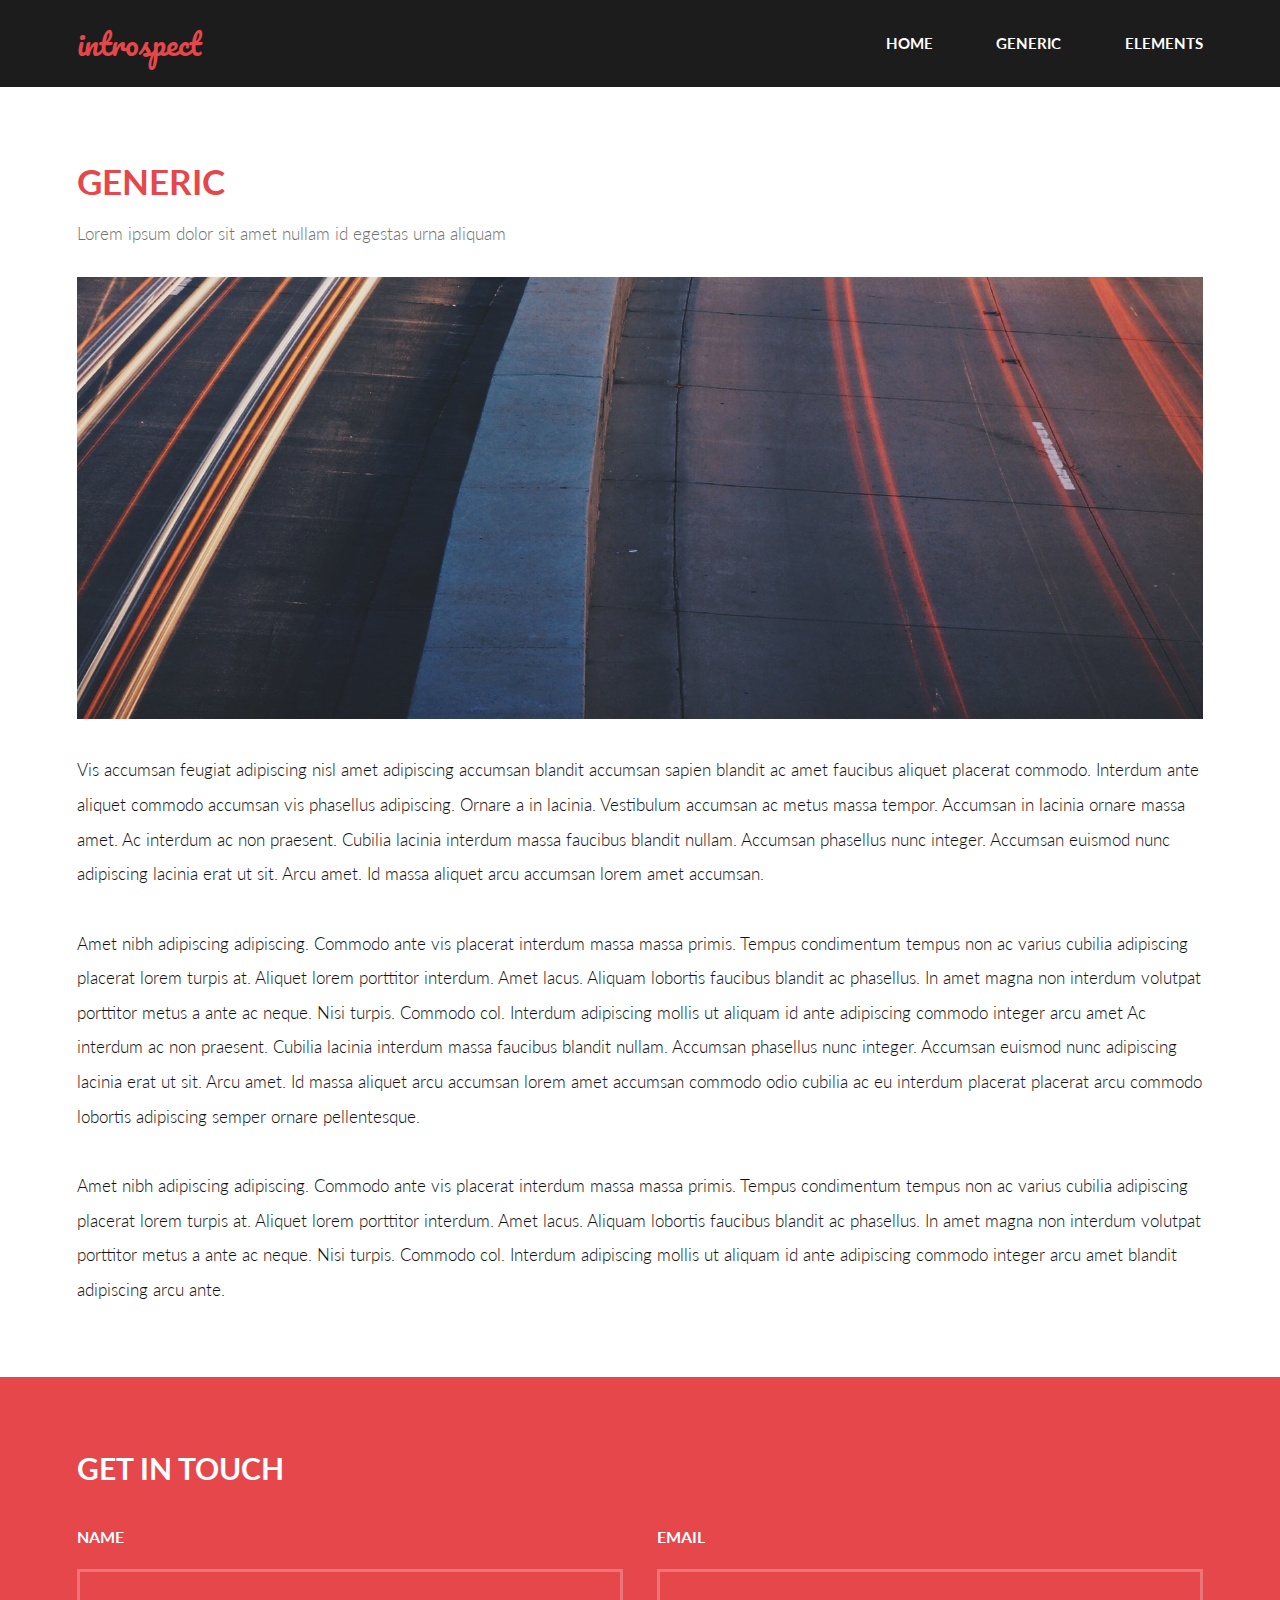
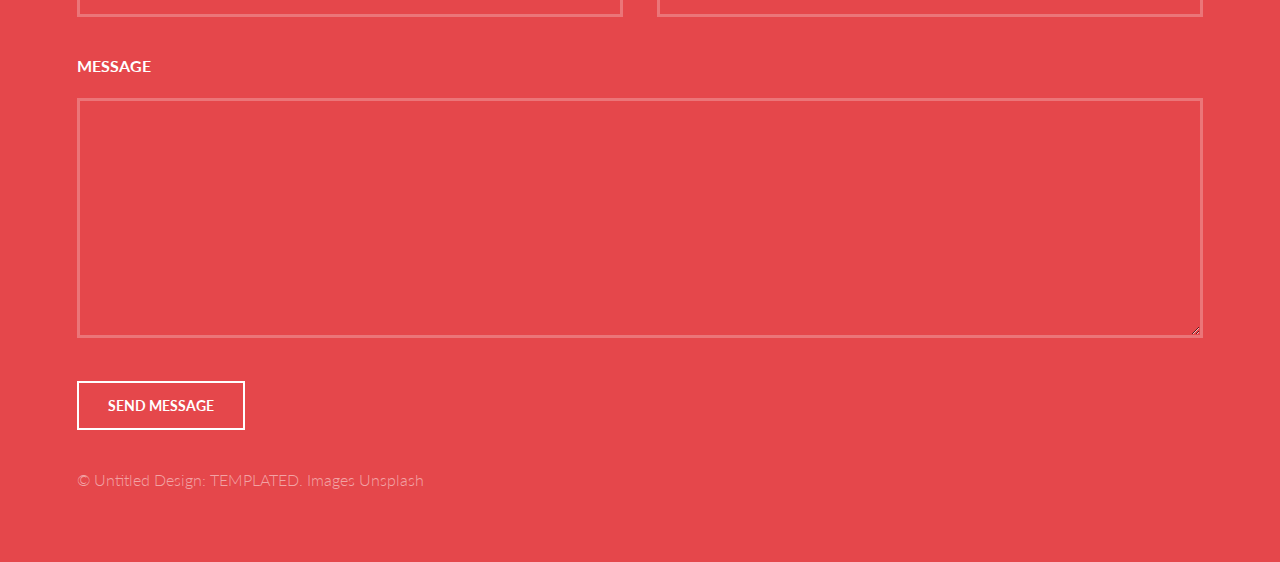
<file: base theme/generic.html>
<!DOCTYPE HTML>
<!--
	Introspect by TEMPLATED
	templated.co @templatedco
	Released for free under the Creative Commons Attribution 3.0 license (templated.co/license)
-->
<html>
	<head>
		<title>Generic - Introspect by TEMPLATED</title>
		<meta charset="utf-8" />
		<meta name="viewport" content="width=device-width, initial-scale=1, user-scalable=no" />
		<link rel="stylesheet" href="assets/css/main.css" />
	</head>
	<body>

		<!-- Header -->
			<header id="header">
				<div class="inner">
					<a href="index.html" class="logo">introspect</a>
					<nav id="nav">
						<a href="index.html">Home</a>
						<a href="generic.html">Generic</a>
						<a href="elements.html">Elements</a>
					</nav>
				</div>
			</header>
			<a href="#menu" class="navPanelToggle"><span class="fa fa-bars"></span></a>

		<!-- Main -->
			<section id="main" >
				<div class="inner">
					<header class="major special">
						<h1>Generic</h1>
						<p>Lorem ipsum dolor sit amet nullam id egestas urna aliquam</p>
					</header>
					<a href="#" class="image fit"><img src="images/pic11.jpg" alt="" /></a>
					<p>Vis accumsan feugiat adipiscing nisl amet adipiscing accumsan blandit accumsan sapien blandit ac amet faucibus aliquet placerat commodo. Interdum ante aliquet commodo accumsan vis phasellus adipiscing. Ornare a in lacinia. Vestibulum accumsan ac metus massa tempor. Accumsan in lacinia ornare massa amet. Ac interdum ac non praesent. Cubilia lacinia interdum massa faucibus blandit nullam. Accumsan phasellus nunc integer. Accumsan euismod nunc adipiscing lacinia erat ut sit. Arcu amet. Id massa aliquet arcu accumsan lorem amet accumsan.</p>
					<p>Amet nibh adipiscing adipiscing. Commodo ante vis placerat interdum massa massa primis. Tempus condimentum tempus non ac varius cubilia adipiscing placerat lorem turpis at. Aliquet lorem porttitor interdum. Amet lacus. Aliquam lobortis faucibus blandit ac phasellus. In amet magna non interdum volutpat porttitor metus a ante ac neque. Nisi turpis. Commodo col. Interdum adipiscing mollis ut aliquam id ante adipiscing commodo integer arcu amet Ac interdum ac non praesent. Cubilia lacinia interdum massa faucibus blandit nullam. Accumsan phasellus nunc integer. Accumsan euismod nunc adipiscing lacinia erat ut sit. Arcu amet. Id massa aliquet arcu accumsan lorem amet accumsan commodo odio cubilia ac eu interdum placerat placerat arcu commodo lobortis adipiscing semper ornare pellentesque.</p>
					<p>Amet nibh adipiscing adipiscing. Commodo ante vis placerat interdum massa massa primis. Tempus condimentum tempus non ac varius cubilia adipiscing placerat lorem turpis at. Aliquet lorem porttitor interdum. Amet lacus. Aliquam lobortis faucibus blandit ac phasellus. In amet magna non interdum volutpat porttitor metus a ante ac neque. Nisi turpis. Commodo col. Interdum adipiscing mollis ut aliquam id ante adipiscing commodo integer arcu amet blandit adipiscing arcu ante.</p>
				</div>
			</section>

		<!-- Footer -->
			<section id="footer">
				<div class="inner">
					<header>
						<h2>Get in Touch</h2>
					</header>
					<form method="post" action="#">
						<div class="field half first">
							<label for="name">Name</label>
							<input type="text" name="name" id="name" />
						</div>
						<div class="field half">
							<label for="email">Email</label>
							<input type="text" name="email" id="email" />
						</div>
						<div class="field">
							<label for="message">Message</label>
							<textarea name="message" id="message" rows="6"></textarea>
						</div>
						<ul class="actions">
							<li><input type="submit" value="Send Message" class="alt" /></li>
						</ul>
					</form>
					<div class="copyright">
						&copy; Untitled Design: <a href="https://templated.co/">TEMPLATED</a>. Images <a href="https://unsplash.com/">Unsplash</a>
					</div>
				</div>
			</section>

		<!-- Scripts -->
			<script src="assets/js/jquery.min.js"></script>
			<script src="assets/js/skel.min.js"></script>
			<script src="assets/js/util.js"></script>
			<script src="assets/js/main.js"></script>

	</body>
</html>
</file>
<file: assets/css/main.css>
@import url(font-awesome.min.css);
@import url("https://fonts.googleapis.com/css?family=Lato:300,400,700|Pacifico");

/*
	Introspect by TEMPLATED
	templated.co @templatedco
	Released for free under the Creative Commons Attribution 3.0 license (templated.co/license)
*/

/* Reset */

.alert {
  font-size: 25px;
  font-weight: bold;
  line-height: 0;
}
.extra-top {
  margin-top: 30px;
}
.tt-header {
  font-family: "Lobster", cursive;
  text-emphasis: none;
  text-decoration: none;
  font-weight: normal;
  text-transform: none;
  font-size: 2.5em;
}
.tt-sub {
  text-transform: none;
  font-weight: bold;
  font-size: 1.5em;
}
.tt-text {
  font-family: "Courgette", cursive;
}
iframe {
  padding: 2em;
  height: 35em;
  width: 100%;
}
#break {
  height: 2em;
  background-color: #e5474b;
}
.role-txt {
  color: #636363;
  padding-left: 0.5em;
  text-align: center;
}
.no-width {
  border: 1px black;
  border-style: outset;
  max-width: 450px;
  margin: auto;
}
.speaker-pic {
  border: 1px black;
  border-style: outset;
  max-width: 350px;
  margin: auto;
}
.team-pic {
  opacity: 1;
  transition: 0.5s ease;
  backface-visibility: hidden;
  border: 1px black;
  border-style: outset;
}
.team-caption {
  transition: 0.3s ease;
  opacity: 0;
  position: absolute;
  top: 95%;
  left: 50%;
  padding-left: 0;
  padding-right: 0;
  width: 100%;
  background-color: #e5474b;
  transform: translate(-50%, -50%);
  -ms-transform: translate(-50%, -50%);
  text-align: center;
}
.image-cont:hover .team-pic {
  opacity: 0.8;
}
.image-cont:hover .team-caption {
  opacity: 1;
}
.img-txt {
  width: 100%;

  color: black;
  font-size: 13px;
  padding: 16px 10px;
}

html,
body,
div,
span,
applet,
object,
iframe,
h1,
h2,
h3,
h4,
h5,
h6,
p,
blockquote,
pre,
a,
abbr,
acronym,
address,
big,
cite,
code,
del,
dfn,
em,
img,
ins,
kbd,
q,
s,
samp,
small,
strike,
strong,
sub,
sup,
tt,
var,
b,
u,
i,
center,
dl,
dt,
dd,
ol,
ul,
li,
fieldset,
form,
label,
legend,
table,
caption,
tbody,
tfoot,
thead,
tr,
th,
td,
article,
aside,
canvas,
details,
embed,
figure,
figcaption,
footer,
header,
hgroup,
menu,
nav,
output,
ruby,
section,
summary,
time,
mark,
audio,
video {
  margin: 0;
  padding: 0;
  border: 0;
  font-size: 100%;
  font: inherit;
  vertical-align: baseline;
  scroll-behavior: smooth;
}
td,
.desc {
  line-height: 1.2;
}

article,
aside,
details,
figcaption,
figure,
footer,
header,
hgroup,
menu,
nav,
section {
  display: block;
}

body {
  line-height: 1;
}

ol,
ul {
  list-style: none;
}

blockquote,
q {
  quotes: none;
}

blockquote:before,
blockquote:after,
q:before,
q:after {
  content: "";
  content: none;
}

table {
  border-collapse: collapse;
  border-spacing: 0;
}

body {
  -webkit-text-size-adjust: none;
}

/* Box Model */

*,
*:before,
*:after {
  -moz-box-sizing: border-box;
  -webkit-box-sizing: border-box;
  box-sizing: border-box;
}

/* Containers */

.container {
  margin-left: auto;
  margin-right: auto;
}

.container.\31 25\25 {
  width: 100%;
  max-width: 100em;
  min-width: 80em;
}

.container.\37 5\25 {
  width: 60em;
}

.container.\35 0\25 {
  width: 40em;
}

.container.\32 5\25 {
  width: 20em;
}

.container {
  width: 80em;
}

@media screen and (max-width: 1680px) {
  .container.\31 25\25 {
    width: 100%;
    max-width: 100em;
    min-width: 80em;
  }

  .container.\37 5\25 {
    width: 60em;
  }

  .container.\35 0\25 {
    width: 40em;
  }

  .container.\32 5\25 {
    width: 20em;
  }

  .container {
    width: 80em;
  }
}

@media screen and (max-width: 1280px) {
  .container.\31 25\25 {
    width: 100%;
    max-width: 81.25em;
    min-width: 65em;
  }

  .container.\37 5\25 {
    width: 48.75em;
  }

  .container.\35 0\25 {
    width: 32.5em;
  }

  .container.\32 5\25 {
    width: 16.25em;
  }

  .container {
    width: 65em;
  }
}

@media screen and (max-width: 980px) {
  .container.\31 25\25 {
    width: 100%;
    max-width: 112.5%;
    min-width: 90%;
  }

  .container.\37 5\25 {
    width: 67.5%;
  }

  .container.\35 0\25 {
    width: 45%;
  }

  .container.\32 5\25 {
    width: 22.5%;
  }

  .container {
    width: 90%;
  }
}

@media screen and (max-width: 736px) {
  .container.\31 25\25 {
    width: 100%;
    max-width: 112.5%;
    min-width: 90%;
  }

  .container.\37 5\25 {
    width: 67.5%;
  }

  .container.\35 0\25 {
    width: 45%;
  }

  .container.\32 5\25 {
    width: 22.5%;
  }

  .container {
    width: 90% !important;
  }
}

@media screen and (max-width: 480px) {
  .container.\31 25\25 {
    width: 100%;
    max-width: 112.5%;
    min-width: 90%;
  }

  .container.\37 5\25 {
    width: 67.5%;
  }

  .container.\35 0\25 {
    width: 45%;
  }

  .container.\32 5\25 {
    width: 22.5%;
  }

  .container {
    width: 90% !important;
  }
}

/* Grid */

.row {
  border-bottom: solid 1px transparent;
  -moz-box-sizing: border-box;
  -webkit-box-sizing: border-box;
  box-sizing: border-box;
}

.row > * {
  float: left;
  -moz-box-sizing: border-box;
  -webkit-box-sizing: border-box;
  box-sizing: border-box;
}

.row:after,
.row:before {
  content: "";
  display: block;
  clear: both;
  height: 0;
}

.row.uniform > * > :first-child {
  margin-top: 0;
}

.row.uniform > * > :last-child {
  margin-bottom: 0;
}

.row.\30 \25 > * {
  padding: 0 0 0 0em;
}

.row.\30 \25 {
  margin: 0 0 -1px 0em;
}

.row.uniform.\30 \25 > * {
  padding: 0em 0 0 0em;
}

.row.uniform.\30 \25 {
  margin: 0em 0 -1px 0em;
}

.row > * {
  padding: 0 0 0 2em;
}

.row {
  margin: 0 0 -1px -2em;
}

.row.uniform > * {
  padding: 2em 0 0 2em;
}

.row.uniform {
  margin: -2em 0 -1px -2em;
}

.row.\32 00\25 > * {
  padding: 0 0 0 4em;
}

.row.\32 00\25 {
  margin: 0 0 -1px -4em;
}

.row.uniform.\32 00\25 > * {
  padding: 4em 0 0 4em;
}

.row.uniform.\32 00\25 {
  margin: -4em 0 -1px -4em;
}

.row.\31 50\25 > * {
  padding: 0 0 0 3em;
}

.row.\31 50\25 {
  margin: 0 0 -1px -3em;
}

.row.uniform.\31 50\25 > * {
  padding: 3em 0 0 3em;
}

.row.uniform.\31 50\25 {
  margin: -3em 0 -1px -3em;
}

.row.\35 0\25 > * {
  padding: 0 0 0 1em;
}

.row.\35 0\25 {
  margin: 0 0 -1px -1em;
}

.row.uniform.\35 0\25 > * {
  padding: 1em 0 0 1em;
}

.row.uniform.\35 0\25 {
  margin: -1em 0 -1px -1em;
}

.row.\32 5\25 > * {
  padding: 0 0 0 0.5em;
}

.row.\32 5\25 {
  margin: 0 0 -1px -0.5em;
}

.row.uniform.\32 5\25 > * {
  padding: 0.5em 0 0 0.5em;
}

.row.uniform.\32 5\25 {
  margin: -0.5em 0 -1px -0.5em;
}

.\31 2u,
.\31 2u\24 {
  width: 100%;
  clear: none;
  margin-left: 0;
}

.\31 1u,
.\31 1u\24 {
  width: 91.6666666667%;
  clear: none;
  margin-left: 0;
}

.\31 0u,
.\31 0u\24 {
  width: 83.3333333333%;
  clear: none;
  margin-left: 0;
}

.\39 u,
.\39 u\24 {
  width: 75%;
  clear: none;
  margin-left: 0;
}

.\38 u,
.\38 u\24 {
  width: 66.6666666667%;
  clear: none;
  margin-left: 0;
}

.\37 u,
.\37 u\24 {
  width: 58.3333333333%;
  clear: none;
  margin-left: 0;
}

.\36 u,
.\36 u\24 {
  width: 50%;
  clear: none;
  margin-left: 0;
}

.\35 u,
.\35 u\24 {
  width: 41.6666666667%;
  clear: none;
  margin-left: 0;
}

.\34 u,
.\34 u\24 {
  width: 33.3333333333%;
  clear: none;
  margin-left: 0;
}

.\33 u,
.\33 u\24 {
  width: 25%;
  clear: none;
  margin-left: 0;
}

.\32 u,
.\32 u\24 {
  width: 16.6666666667%;
  clear: none;
  margin-left: 0;
}

.\31 u,
.\31 u\24 {
  width: 8.3333333333%;
  clear: none;
  margin-left: 0;
}

.\31 2u\24 + *,
.\31 1u\24 + *,
.\31 0u\24 + *,
.\39 u\24 + *,
.\38 u\24 + *,
.\37 u\24 + *,
.\36 u\24 + *,
.\35 u\24 + *,
.\34 u\24 + *,
.\33 u\24 + *,
.\32 u\24 + *,
.\31 u\24 + * {
  clear: left;
}

.\-11u {
  margin-left: 91.66667%;
}

.\-10u {
  margin-left: 83.33333%;
}

.\-9u {
  margin-left: 75%;
}

.\-8u {
  margin-left: 66.66667%;
}

.\-7u {
  margin-left: 58.33333%;
}

.\-6u {
  margin-left: 50%;
}

.\-5u {
  margin-left: 41.66667%;
}

.\-4u {
  margin-left: 33.33333%;
}

.\-3u {
  margin-left: 25%;
}

.\-2u {
  margin-left: 16.66667%;
}

.\-1u {
  margin-left: 8.33333%;
}

@media screen and (max-width: 1680px) {
  .row > * {
    padding: 0 0 0 2em;
  }

  .row {
    margin: 0 0 -1px -2em;
  }

  .row.uniform > * {
    padding: 2em 0 0 2em;
  }

  .row.uniform {
    margin: -2em 0 -1px -2em;
  }

  .row.\32 00\25 > * {
    padding: 0 0 0 4em;
  }

  .row.\32 00\25 {
    margin: 0 0 -1px -4em;
  }

  .row.uniform.\32 00\25 > * {
    padding: 4em 0 0 4em;
  }

  .row.uniform.\32 00\25 {
    margin: -4em 0 -1px -4em;
  }

  .row.\31 50\25 > * {
    padding: 0 0 0 3em;
  }

  .row.\31 50\25 {
    margin: 0 0 -1px -3em;
  }

  .row.uniform.\31 50\25 > * {
    padding: 3em 0 0 3em;
  }

  .row.uniform.\31 50\25 {
    margin: -3em 0 -1px -3em;
  }

  .row.\35 0\25 > * {
    padding: 0 0 0 1em;
  }

  .row.\35 0\25 {
    margin: 0 0 -1px -1em;
  }

  .row.uniform.\35 0\25 > * {
    padding: 1em 0 0 1em;
  }

  .row.uniform.\35 0\25 {
    margin: -1em 0 -1px -1em;
  }

  .row.\32 5\25 > * {
    padding: 0 0 0 0.5em;
  }

  .row.\32 5\25 {
    margin: 0 0 -1px -0.5em;
  }

  .row.uniform.\32 5\25 > * {
    padding: 0.5em 0 0 0.5em;
  }

  .row.uniform.\32 5\25 {
    margin: -0.5em 0 -1px -0.5em;
  }

  .\31 2u\28xlarge\29,
  .\31 2u\24\28xlarge\29 {
    width: 100%;
    clear: none;
    margin-left: 0;
  }

  .\31 1u\28xlarge\29,
  .\31 1u\24\28xlarge\29 {
    width: 91.6666666667%;
    clear: none;
    margin-left: 0;
  }

  .\31 0u\28xlarge\29,
  .\31 0u\24\28xlarge\29 {
    width: 83.3333333333%;
    clear: none;
    margin-left: 0;
  }

  .\39 u\28xlarge\29,
  .\39 u\24\28xlarge\29 {
    width: 75%;
    clear: none;
    margin-left: 0;
  }

  .\38 u\28xlarge\29,
  .\38 u\24\28xlarge\29 {
    width: 66.6666666667%;
    clear: none;
    margin-left: 0;
  }

  .\37 u\28xlarge\29,
  .\37 u\24\28xlarge\29 {
    width: 58.3333333333%;
    clear: none;
    margin-left: 0;
  }

  .\36 u\28xlarge\29,
  .\36 u\24\28xlarge\29 {
    width: 50%;
    clear: none;
    margin-left: 0;
  }

  .\35 u\28xlarge\29,
  .\35 u\24\28xlarge\29 {
    width: 41.6666666667%;
    clear: none;
    margin-left: 0;
  }

  .\34 u\28xlarge\29,
  .\34 u\24\28xlarge\29 {
    width: 33.3333333333%;
    clear: none;
    margin-left: 0;
  }

  .\33 u\28xlarge\29,
  .\33 u\24\28xlarge\29 {
    width: 25%;
    clear: none;
    margin-left: 0;
  }

  .\32 u\28xlarge\29,
  .\32 u\24\28xlarge\29 {
    width: 16.6666666667%;
    clear: none;
    margin-left: 0;
  }

  .\31 u\28xlarge\29,
  .\31 u\24\28xlarge\29 {
    width: 8.3333333333%;
    clear: none;
    margin-left: 0;
  }

  .\31 2u\24\28xlarge\29 + *,
  .\31 1u\24\28xlarge\29 + *,
  .\31 0u\24\28xlarge\29 + *,
  .\39 u\24\28xlarge\29 + *,
  .\38 u\24\28xlarge\29 + *,
  .\37 u\24\28xlarge\29 + *,
  .\36 u\24\28xlarge\29 + *,
  .\35 u\24\28xlarge\29 + *,
  .\34 u\24\28xlarge\29 + *,
  .\33 u\24\28xlarge\29 + *,
  .\32 u\24\28xlarge\29 + *,
  .\31 u\24\28xlarge\29 + * {
    clear: left;
  }

  .\-11u\28xlarge\29 {
    margin-left: 91.66667%;
  }

  .\-10u\28xlarge\29 {
    margin-left: 83.33333%;
  }

  .\-9u\28xlarge\29 {
    margin-left: 75%;
  }

  .\-8u\28xlarge\29 {
    margin-left: 66.66667%;
  }

  .\-7u\28xlarge\29 {
    margin-left: 58.33333%;
  }

  .\-6u\28xlarge\29 {
    margin-left: 50%;
  }

  .\-5u\28xlarge\29 {
    margin-left: 41.66667%;
  }

  .\-4u\28xlarge\29 {
    margin-left: 33.33333%;
  }

  .\-3u\28xlarge\29 {
    margin-left: 25%;
  }

  .\-2u\28xlarge\29 {
    margin-left: 16.66667%;
  }

  .\-1u\28xlarge\29 {
    margin-left: 8.33333%;
  }
}

@media screen and (max-width: 1280px) {
  .row > * {
    padding: 0 0 0 1.5em;
  }

  .row {
    margin: 0 0 -1px -1.5em;
  }

  .row.uniform > * {
    padding: 1.5em 0 0 1.5em;
  }

  .row.uniform {
    margin: -1.5em 0 -1px -1.5em;
  }

  .row.\32 00\25 > * {
    padding: 0 0 0 3em;
  }

  .row.\32 00\25 {
    margin: 0 0 -1px -3em;
  }

  .row.uniform.\32 00\25 > * {
    padding: 3em 0 0 3em;
  }

  .row.uniform.\32 00\25 {
    margin: -3em 0 -1px -3em;
  }

  .row.\31 50\25 > * {
    padding: 0 0 0 2.25em;
  }

  .row.\31 50\25 {
    margin: 0 0 -1px -2.25em;
  }

  .row.uniform.\31 50\25 > * {
    padding: 2.25em 0 0 2.25em;
  }

  .row.uniform.\31 50\25 {
    margin: -2.25em 0 -1px -2.25em;
  }

  .row.\35 0\25 > * {
    padding: 0 0 0 0.75em;
  }

  .row.\35 0\25 {
    margin: 0 0 -1px -0.75em;
  }

  .row.uniform.\35 0\25 > * {
    padding: 0.75em 0 0 0.75em;
  }

  .row.uniform.\35 0\25 {
    margin: -0.75em 0 -1px -0.75em;
  }

  .row.\32 5\25 > * {
    padding: 0 0 0 0.375em;
  }

  .row.\32 5\25 {
    margin: 0 0 -1px -0.375em;
  }

  .row.uniform.\32 5\25 > * {
    padding: 0.375em 0 0 0.375em;
  }

  .row.uniform.\32 5\25 {
    margin: -0.375em 0 -1px -0.375em;
  }

  .\31 2u\28large\29,
  .\31 2u\24\28large\29 {
    width: 100%;
    clear: none;
    margin-left: 0;
  }

  .\31 1u\28large\29,
  .\31 1u\24\28large\29 {
    width: 91.6666666667%;
    clear: none;
    margin-left: 0;
  }

  .\31 0u\28large\29,
  .\31 0u\24\28large\29 {
    width: 83.3333333333%;
    clear: none;
    margin-left: 0;
  }

  .\39 u\28large\29,
  .\39 u\24\28large\29 {
    width: 75%;
    clear: none;
    margin-left: 0;
  }

  .\38 u\28large\29,
  .\38 u\24\28large\29 {
    width: 66.6666666667%;
    clear: none;
    margin-left: 0;
  }

  .\37 u\28large\29,
  .\37 u\24\28large\29 {
    width: 58.3333333333%;
    clear: none;
    margin-left: 0;
  }

  .\36 u\28large\29,
  .\36 u\24\28large\29 {
    width: 50%;
    clear: none;
    margin-left: 0;
  }

  .\35 u\28large\29,
  .\35 u\24\28large\29 {
    width: 41.6666666667%;
    clear: none;
    margin-left: 0;
  }

  .\34 u\28large\29,
  .\34 u\24\28large\29 {
    width: 33.3333333333%;
    clear: none;
    margin-left: 0;
  }

  .\33 u\28large\29,
  .\33 u\24\28large\29 {
    width: 25%;
    clear: none;
    margin-left: 0;
  }

  .\32 u\28large\29,
  .\32 u\24\28large\29 {
    width: 16.6666666667%;
    clear: none;
    margin-left: 0;
  }

  .\31 u\28large\29,
  .\31 u\24\28large\29 {
    width: 8.3333333333%;
    clear: none;
    margin-left: 0;
  }

  .\31 2u\24\28large\29 + *,
  .\31 1u\24\28large\29 + *,
  .\31 0u\24\28large\29 + *,
  .\39 u\24\28large\29 + *,
  .\38 u\24\28large\29 + *,
  .\37 u\24\28large\29 + *,
  .\36 u\24\28large\29 + *,
  .\35 u\24\28large\29 + *,
  .\34 u\24\28large\29 + *,
  .\33 u\24\28large\29 + *,
  .\32 u\24\28large\29 + *,
  .\31 u\24\28large\29 + * {
    clear: left;
  }

  .\-11u\28large\29 {
    margin-left: 91.66667%;
  }

  .\-10u\28large\29 {
    margin-left: 83.33333%;
  }

  .\-9u\28large\29 {
    margin-left: 75%;
  }

  .\-8u\28large\29 {
    margin-left: 66.66667%;
  }

  .\-7u\28large\29 {
    margin-left: 58.33333%;
  }

  .\-6u\28large\29 {
    margin-left: 50%;
  }

  .\-5u\28large\29 {
    margin-left: 41.66667%;
  }

  .\-4u\28large\29 {
    margin-left: 33.33333%;
  }

  .\-3u\28large\29 {
    margin-left: 25%;
  }

  .\-2u\28large\29 {
    margin-left: 16.66667%;
  }

  .\-1u\28large\29 {
    margin-left: 8.33333%;
  }
}

@media screen and (max-width: 980px) {
  .row > * {
    padding: 0 0 0 1.5em;
  }

  .row {
    margin: 0 0 -1px -1.5em;
  }

  .row.uniform > * {
    padding: 1.5em 0 0 1.5em;
  }

  .row.uniform {
    margin: -1.5em 0 -1px -1.5em;
  }

  .row.\32 00\25 > * {
    padding: 0 0 0 3em;
  }

  .row.\32 00\25 {
    margin: 0 0 -1px -3em;
  }

  .row.uniform.\32 00\25 > * {
    padding: 3em 0 0 3em;
  }

  .row.uniform.\32 00\25 {
    margin: -3em 0 -1px -3em;
  }

  .row.\31 50\25 > * {
    padding: 0 0 0 2.25em;
  }

  .row.\31 50\25 {
    margin: 0 0 -1px -2.25em;
  }

  .row.uniform.\31 50\25 > * {
    padding: 2.25em 0 0 2.25em;
  }

  .row.uniform.\31 50\25 {
    margin: -2.25em 0 -1px -2.25em;
  }

  .row.\35 0\25 > * {
    padding: 0 0 0 0.75em;
  }

  .row.\35 0\25 {
    margin: 0 0 -1px -0.75em;
  }

  .row.uniform.\35 0\25 > * {
    padding: 0.75em 0 0 0.75em;
  }

  .row.uniform.\35 0\25 {
    margin: -0.75em 0 -1px -0.75em;
  }

  .row.\32 5\25 > * {
    padding: 0 0 0 0.375em;
  }

  .row.\32 5\25 {
    margin: 0 0 -1px -0.375em;
  }

  .row.uniform.\32 5\25 > * {
    padding: 0.375em 0 0 0.375em;
  }

  .row.uniform.\32 5\25 {
    margin: -0.375em 0 -1px -0.375em;
  }

  .\31 2u\28medium\29,
  .\31 2u\24\28medium\29 {
    width: 100%;
    clear: none;
    margin-left: 0;
  }

  .\31 1u\28medium\29,
  .\31 1u\24\28medium\29 {
    width: 91.6666666667%;
    clear: none;
    margin-left: 0;
  }

  .\31 0u\28medium\29,
  .\31 0u\24\28medium\29 {
    width: 83.3333333333%;
    clear: none;
    margin-left: 0;
  }

  .\39 u\28medium\29,
  .\39 u\24\28medium\29 {
    width: 75%;
    clear: none;
    margin-left: 0;
  }

  .\38 u\28medium\29,
  .\38 u\24\28medium\29 {
    width: 66.6666666667%;
    clear: none;
    margin-left: 0;
  }

  .\37 u\28medium\29,
  .\37 u\24\28medium\29 {
    width: 58.3333333333%;
    clear: none;
    margin-left: 0;
  }

  .\36 u\28medium\29,
  .\36 u\24\28medium\29 {
    width: 50%;
    clear: none;
    margin-left: 0;
  }

  .\35 u\28medium\29,
  .\35 u\24\28medium\29 {
    width: 41.6666666667%;
    clear: none;
    margin-left: 0;
  }

  .\34 u\28medium\29,
  .\34 u\24\28medium\29 {
    width: 33.3333333333%;
    clear: none;
    margin-left: 0;
  }

  .\33 u\28medium\29,
  .\33 u\24\28medium\29 {
    width: 25%;
    clear: none;
    margin-left: 0;
  }

  .\32 u\28medium\29,
  .\32 u\24\28medium\29 {
    width: 16.6666666667%;
    clear: none;
    margin-left: 0;
  }

  .\31 u\28medium\29,
  .\31 u\24\28medium\29 {
    width: 8.3333333333%;
    clear: none;
    margin-left: 0;
  }

  .\31 2u\24\28medium\29 + *,
  .\31 1u\24\28medium\29 + *,
  .\31 0u\24\28medium\29 + *,
  .\39 u\24\28medium\29 + *,
  .\38 u\24\28medium\29 + *,
  .\37 u\24\28medium\29 + *,
  .\36 u\24\28medium\29 + *,
  .\35 u\24\28medium\29 + *,
  .\34 u\24\28medium\29 + *,
  .\33 u\24\28medium\29 + *,
  .\32 u\24\28medium\29 + *,
  .\31 u\24\28medium\29 + * {
    clear: left;
  }

  .\-11u\28medium\29 {
    margin-left: 91.66667%;
  }

  .\-10u\28medium\29 {
    margin-left: 83.33333%;
  }

  .\-9u\28medium\29 {
    margin-left: 75%;
  }

  .\-8u\28medium\29 {
    margin-left: 66.66667%;
  }

  .\-7u\28medium\29 {
    margin-left: 58.33333%;
  }

  .\-6u\28medium\29 {
    margin-left: 50%;
  }

  .\-5u\28medium\29 {
    margin-left: 41.66667%;
  }

  .\-4u\28medium\29 {
    margin-left: 33.33333%;
  }

  .\-3u\28medium\29 {
    margin-left: 25%;
  }

  .\-2u\28medium\29 {
    margin-left: 16.66667%;
  }

  .\-1u\28medium\29 {
    margin-left: 8.33333%;
  }
}

@media screen and (max-width: 736px) {
  .row > * {
    padding: 0 0 0 1.25em;
  }

  .row {
    margin: 0 0 -1px -1.25em;
  }

  .row.uniform > * {
    padding: 1.25em 0 0 1.25em;
  }

  .row.uniform {
    margin: -1.25em 0 -1px -1.25em;
  }

  .row.\32 00\25 > * {
    padding: 0 0 0 2.5em;
  }

  .row.\32 00\25 {
    margin: 0 0 -1px -2.5em;
  }

  .row.uniform.\32 00\25 > * {
    padding: 2.5em 0 0 2.5em;
  }

  .row.uniform.\32 00\25 {
    margin: -2.5em 0 -1px -2.5em;
  }

  .row.\31 50\25 > * {
    padding: 0 0 0 1.875em;
  }

  .row.\31 50\25 {
    margin: 0 0 -1px -1.875em;
  }

  .row.uniform.\31 50\25 > * {
    padding: 1.875em 0 0 1.875em;
  }

  .row.uniform.\31 50\25 {
    margin: -1.875em 0 -1px -1.875em;
  }

  .row.\35 0\25 > * {
    padding: 0 0 0 0.625em;
  }

  .row.\35 0\25 {
    margin: 0 0 -1px -0.625em;
  }

  .row.uniform.\35 0\25 > * {
    padding: 0.625em 0 0 0.625em;
  }

  .row.uniform.\35 0\25 {
    margin: -0.625em 0 -1px -0.625em;
  }

  .row.\32 5\25 > * {
    padding: 0 0 0 0.3125em;
  }

  .row.\32 5\25 {
    margin: 0 0 -1px -0.3125em;
  }

  .row.uniform.\32 5\25 > * {
    padding: 0.3125em 0 0 0.3125em;
  }

  .row.uniform.\32 5\25 {
    margin: -0.3125em 0 -1px -0.3125em;
  }

  .\31 2u\28small\29,
  .\31 2u\24\28small\29 {
    width: 100%;
    clear: none;
    margin-left: 0;
  }

  .\31 1u\28small\29,
  .\31 1u\24\28small\29 {
    width: 91.6666666667%;
    clear: none;
    margin-left: 0;
  }

  .\31 0u\28small\29,
  .\31 0u\24\28small\29 {
    width: 83.3333333333%;
    clear: none;
    margin-left: 0;
  }

  .\39 u\28small\29,
  .\39 u\24\28small\29 {
    width: 75%;
    clear: none;
    margin-left: 0;
  }

  .\38 u\28small\29,
  .\38 u\24\28small\29 {
    width: 66.6666666667%;
    clear: none;
    margin-left: 0;
  }

  .\37 u\28small\29,
  .\37 u\24\28small\29 {
    width: 58.3333333333%;
    clear: none;
    margin-left: 0;
  }

  .\36 u\28small\29,
  .\36 u\24\28small\29 {
    width: 50%;
    clear: none;
    margin-left: 0;
  }

  .\35 u\28small\29,
  .\35 u\24\28small\29 {
    width: 41.6666666667%;
    clear: none;
    margin-left: 0;
  }

  .\34 u\28small\29,
  .\34 u\24\28small\29 {
    width: 33.3333333333%;
    clear: none;
    margin-left: 0;
  }

  .\33 u\28small\29,
  .\33 u\24\28small\29 {
    width: 25%;
    clear: none;
    margin-left: 0;
  }

  .\32 u\28small\29,
  .\32 u\24\28small\29 {
    width: 16.6666666667%;
    clear: none;
    margin-left: 0;
  }

  .\31 u\28small\29,
  .\31 u\24\28small\29 {
    width: 8.3333333333%;
    clear: none;
    margin-left: 0;
  }

  .\31 2u\24\28small\29 + *,
  .\31 1u\24\28small\29 + *,
  .\31 0u\24\28small\29 + *,
  .\39 u\24\28small\29 + *,
  .\38 u\24\28small\29 + *,
  .\37 u\24\28small\29 + *,
  .\36 u\24\28small\29 + *,
  .\35 u\24\28small\29 + *,
  .\34 u\24\28small\29 + *,
  .\33 u\24\28small\29 + *,
  .\32 u\24\28small\29 + *,
  .\31 u\24\28small\29 + * {
    clear: left;
  }

  .\-11u\28small\29 {
    margin-left: 91.66667%;
  }

  .\-10u\28small\29 {
    margin-left: 83.33333%;
  }

  .\-9u\28small\29 {
    margin-left: 75%;
  }

  .\-8u\28small\29 {
    margin-left: 66.66667%;
  }

  .\-7u\28small\29 {
    margin-left: 58.33333%;
  }

  .\-6u\28small\29 {
    margin-left: 50%;
  }

  .\-5u\28small\29 {
    margin-left: 41.66667%;
  }

  .\-4u\28small\29 {
    margin-left: 33.33333%;
  }

  .\-3u\28small\29 {
    margin-left: 25%;
  }

  .\-2u\28small\29 {
    margin-left: 16.66667%;
  }

  .\-1u\28small\29 {
    margin-left: 8.33333%;
  }
}

@media screen and (max-width: 480px) {
  .row > * {
    padding: 0 0 0 1.25em;
  }

  .row {
    margin: 0 0 -1px -1.25em;
  }

  .row.uniform > * {
    padding: 1.25em 0 0 1.25em;
  }

  .row.uniform {
    margin: -1.25em 0 -1px -1.25em;
  }

  .row.\32 00\25 > * {
    padding: 0 0 0 2.5em;
  }

  .row.\32 00\25 {
    margin: 0 0 -1px -2.5em;
  }

  .row.uniform.\32 00\25 > * {
    padding: 2.5em 0 0 2.5em;
  }

  .row.uniform.\32 00\25 {
    margin: -2.5em 0 -1px -2.5em;
  }

  .row.\31 50\25 > * {
    padding: 0 0 0 1.875em;
  }

  .row.\31 50\25 {
    margin: 0 0 -1px -1.875em;
  }

  .row.uniform.\31 50\25 > * {
    padding: 1.875em 0 0 1.875em;
  }

  .row.uniform.\31 50\25 {
    margin: -1.875em 0 -1px -1.875em;
  }

  .row.\35 0\25 > * {
    padding: 0 0 0 0.625em;
  }

  .row.\35 0\25 {
    margin: 0 0 -1px -0.625em;
  }

  .row.uniform.\35 0\25 > * {
    padding: 0.625em 0 0 0.625em;
  }

  .row.uniform.\35 0\25 {
    margin: -0.625em 0 -1px -0.625em;
  }

  .row.\32 5\25 > * {
    padding: 0 0 0 0.3125em;
  }

  .row.\32 5\25 {
    margin: 0 0 -1px -0.3125em;
  }

  .row.uniform.\32 5\25 > * {
    padding: 0.3125em 0 0 0.3125em;
  }

  .row.uniform.\32 5\25 {
    margin: -0.3125em 0 -1px -0.3125em;
  }

  .\31 2u\28xsmall\29,
  .\31 2u\24\28xsmall\29 {
    width: 100%;
    clear: none;
    margin-left: 0;
  }

  .\31 1u\28xsmall\29,
  .\31 1u\24\28xsmall\29 {
    width: 91.6666666667%;
    clear: none;
    margin-left: 0;
  }

  .\31 0u\28xsmall\29,
  .\31 0u\24\28xsmall\29 {
    width: 83.3333333333%;
    clear: none;
    margin-left: 0;
  }

  .\39 u\28xsmall\29,
  .\39 u\24\28xsmall\29 {
    width: 75%;
    clear: none;
    margin-left: 0;
  }

  .\38 u\28xsmall\29,
  .\38 u\24\28xsmall\29 {
    width: 66.6666666667%;
    clear: none;
    margin-left: 0;
  }

  .\37 u\28xsmall\29,
  .\37 u\24\28xsmall\29 {
    width: 58.3333333333%;
    clear: none;
    margin-left: 0;
  }

  .\36 u\28xsmall\29,
  .\36 u\24\28xsmall\29 {
    width: 50%;
    clear: none;
    margin-left: 0;
  }

  .\35 u\28xsmall\29,
  .\35 u\24\28xsmall\29 {
    width: 41.6666666667%;
    clear: none;
    margin-left: 0;
  }

  .\34 u\28xsmall\29,
  .\34 u\24\28xsmall\29 {
    width: 33.3333333333%;
    clear: none;
    margin-left: 0;
  }

  .\33 u\28xsmall\29,
  .\33 u\24\28xsmall\29 {
    width: 25%;
    clear: none;
    margin-left: 0;
  }

  .\32 u\28xsmall\29,
  .\32 u\24\28xsmall\29 {
    width: 16.6666666667%;
    clear: none;
    margin-left: 0;
  }

  .\31 u\28xsmall\29,
  .\31 u\24\28xsmall\29 {
    width: 8.3333333333%;
    clear: none;
    margin-left: 0;
  }

  .\31 2u\24\28xsmall\29 + *,
  .\31 1u\24\28xsmall\29 + *,
  .\31 0u\24\28xsmall\29 + *,
  .\39 u\24\28xsmall\29 + *,
  .\38 u\24\28xsmall\29 + *,
  .\37 u\24\28xsmall\29 + *,
  .\36 u\24\28xsmall\29 + *,
  .\35 u\24\28xsmall\29 + *,
  .\34 u\24\28xsmall\29 + *,
  .\33 u\24\28xsmall\29 + *,
  .\32 u\24\28xsmall\29 + *,
  .\31 u\24\28xsmall\29 + * {
    clear: left;
  }

  .\-11u\28xsmall\29 {
    margin-left: 91.66667%;
  }

  .\-10u\28xsmall\29 {
    margin-left: 83.33333%;
  }

  .\-9u\28xsmall\29 {
    margin-left: 75%;
  }

  .\-8u\28xsmall\29 {
    margin-left: 66.66667%;
  }

  .\-7u\28xsmall\29 {
    margin-left: 58.33333%;
  }

  .\-6u\28xsmall\29 {
    margin-left: 50%;
  }

  .\-5u\28xsmall\29 {
    margin-left: 41.66667%;
  }

  .\-4u\28xsmall\29 {
    margin-left: 33.33333%;
  }

  .\-3u\28xsmall\29 {
    margin-left: 25%;
  }

  .\-2u\28xsmall\29 {
    margin-left: 16.66667%;
  }

  .\-1u\28xsmall\29 {
    margin-left: 8.33333%;
  }
}

/* Basic */

@-ms-viewport {
  width: device-width;
}

body {
  -ms-overflow-style: scrollbar;
}

@media screen and (max-width: 480px) {
  html,
  body {
    min-width: 320px;
  }
}

body {
  background: #fff;
}

body.is-loading *,
body.is-loading *:before,
body.is-loading *:after {
  -moz-animation: none !important;
  -webkit-animation: none !important;
  -ms-animation: none !important;
  animation: none !important;
  -moz-transition: none !important;
  -webkit-transition: none !important;
  -ms-transition: none !important;
  transition: none !important;
}

/* Type */

body {
  background-color: #fff;
  color: #111111;
}

body,
input,
select,
textarea {
  font-family: "Lato", sans-serif;
  font-size: 15pt;
  font-weight: 300;
  line-height: 2;
}

@media screen and (max-width: 1680px) {
  body,
  input,
  select,
  textarea {
    font-size: 13pt;
  }
}

@media screen and (max-width: 1280px) {
  body,
  input,
  select,
  textarea {
    font-size: 13pt;
  }
}

@media screen and (max-width: 980px) {
  body,
  input,
  select,
  textarea {
    font-size: 12pt;
  }
}

@media screen and (max-width: 736px) {
  body,
  input,
  select,
  textarea {
    font-size: 12pt;
  }
}

@media screen and (max-width: 480px) {
  body,
  input,
  select,
  textarea {
    font-size: 12pt;
  }
}

a {
  -moz-transition: color 0.2s ease-in-out;
  -webkit-transition: color 0.2s ease-in-out;
  -ms-transition: color 0.2s ease-in-out;
  transition: color 0.2s ease-in-out;
  text-decoration: none;
}

a:hover {
  text-decoration: underline;
}

strong,
b {
  font-weight: 700;
}

em,
i {
  font-style: italic;
}

p {
  margin: 0 0 2em 0;
}

h1,
h2,
h3,
h4,
h5,
h6 {
  font-weight: 700;
  text-transform: uppercase;
  line-height: 1.5;
  margin: 0 0 1em 0;
}

h1 a,
h2 a,
h3 a,
h4 a,
h5 a,
h6 a {
  color: inherit;
  text-decoration: none;
}

h1 {
  font-size: 2em;
  margin: 0 0 0.25em 0;
}

h2 {
  font-size: 1.75em;
}

h3 {
  font-size: 1.35em;
}

h4 {
  font-size: 1.1em;
}

h5 {
  font-size: 0.9em;
}

h6 {
  font-size: 0.7em;
}

@media screen and (max-width: 736px) {
  h1 {
    font-size: 1.5em;
  }

  h2 {
    font-size: 1.25em;
  }

  h3 {
    font-size: 1.1em;
  }
}

sub {
  font-size: 0.8em;
  position: relative;
  top: 0.5em;
}

sup {
  font-size: 0.8em;
  position: relative;
  top: -0.5em;
}

blockquote {
  border-left: solid 4px;
  font-style: italic;
  margin: 0 0 2em 0;
  padding: 0.5em 0 0.5em 2em;
}

code {
  border-radius: 0;
  border: solid 1px;
  font-family: "Courier New", monospace;
  font-size: 0.9em;
  margin: 0 0.25em;
  padding: 0.25em 0.65em;
}

pre {
  -webkit-overflow-scrolling: touch;
  font-family: "Courier New", monospace;
  font-size: 0.9em;
  margin: 0 0 2em 0;
}

pre code {
  display: block;
  line-height: 1.75;
  padding: 1em 1.5em;
  overflow-x: auto;
}

hr {
  border: 0;
  border-bottom: solid 1px;
  margin: 2em 0;
}

hr.major {
  margin: 3em 0;
}

.align-left {
  text-align: left;
}

.align-center {
  text-align: center;
}

.align-right {
  text-align: right;
}

input,
select,
textarea {
  color: #e5474b;
}

a {
  color: #e5474b;
}

strong,
b {
  color: #e5474b;
}

h1,
h2,
h3,
h4,
h5,
h6 {
  color: #e5474b;
}

blockquote {
  border-left-color: #e5474b;
}

code {
  background: none;
  border-color: #e5474b;
}

hr {
  border-bottom-color: #e5474b;
}

/* Box */

.box {
  border-radius: 0;
  border: solid 1px;
  margin-bottom: 2em;
  padding: 1.5em;
}

.box > :last-child,
.box > :last-child > :last-child,
.box > :last-child > :last-child > :last-child {
  margin-bottom: 0;
}

.box.alt {
  border: 0;
  border-radius: 0;
  padding: 0;
}

.box {
  border-color: #e5474b;
}

/* Button */

input[type="submit"],
input[type="reset"],
input[type="button"],
button,
.button {
  -moz-appearance: none;
  -webkit-appearance: none;
  -ms-appearance: none;
  appearance: none;
  -moz-transition: background-color 0.2s ease-in-out, color 0.2s ease-in-out;
  -webkit-transition: background-color 0.2s ease-in-out, color 0.2s ease-in-out;
  -ms-transition: background-color 0.2s ease-in-out, color 0.2s ease-in-out;
  transition: background-color 0.2s ease-in-out, color 0.2s ease-in-out;
  border-radius: 0;
  border: 0;
  cursor: pointer;
  display: inline-block;
  font-size: 0.8em;
  font-weight: 700;
  height: 3.5em;
  line-height: 3.65em;
  padding: 0 2.25em;
  text-align: center;
  text-decoration: none;
  text-transform: uppercase;
  white-space: nowrap;
}

input[type="submit"]:hover,
input[type="reset"]:hover,
input[type="button"]:hover,
button:hover,
.button:hover {
  text-decoration: none;
}

input[type="submit"].icon,
input[type="reset"].icon,
input[type="button"].icon,
button.icon,
.button.icon {
  padding-left: 1.35em;
}

input[type="submit"].icon:before,
input[type="reset"].icon:before,
input[type="button"].icon:before,
button.icon:before,
.button.icon:before {
  margin-right: 0.5em;
}

input[type="submit"].fit,
input[type="reset"].fit,
input[type="button"].fit,
button.fit,
.button.fit {
  display: block;
  margin: 0 0 1em 0;
  width: 100%;
}

input[type="submit"].small,
input[type="reset"].small,
input[type="button"].small,
button.small,
.button.small {
  font-size: 0.8em;
}

input[type="submit"].big,
input[type="reset"].big,
input[type="button"].big,
button.big,
.button.big {
  font-size: 1.35em;
}

input[type="submit"].disabled,
input[type="submit"]:disabled,
input[type="reset"].disabled,
input[type="reset"]:disabled,
input[type="button"].disabled,
input[type="button"]:disabled,
button.disabled,
button:disabled,
.button.disabled,
.button:disabled {
  -moz-pointer-events: none;
  -webkit-pointer-events: none;
  -ms-pointer-events: none;
  pointer-events: none;
  opacity: 0.25;
}

input[type="submit"],
input[type="reset"],
input[type="button"],
button,
.button {
  background-color: #5a5a5a;
  color: #ffffff !important;
}

input[type="submit"]:hover,
input[type="reset"]:hover,
input[type="button"]:hover,
button:hover,
.button:hover {
  background-color: #676767;
}

input[type="submit"]:active,
input[type="reset"]:active,
input[type="button"]:active,
button:active,
.button:active {
  background-color: #4d4d4d;
}

input[type="submit"].alt,
input[type="reset"].alt,
input[type="button"].alt,
button.alt,
.button.alt {
  background-color: transparent;
  box-shadow: inset 0 0 0 2px #e5474b;
  color: #e5474b !important;
}

input[type="submit"].alt:hover,
input[type="reset"].alt:hover,
input[type="button"].alt:hover,
button.alt:hover,
.button.alt:hover {
  background: #fceced;
}

input[type="submit"].alt:active,
input[type="reset"].alt:active,
input[type="button"].alt:active,
button.alt:active,
.button.alt:active {
  background-color: #f9dadb;
}

input[type="submit"].alt.icon:before,
input[type="reset"].alt.icon:before,
input[type="button"].alt.icon:before,
button.alt.icon:before,
.button.alt.icon:before {
  color: #717171;
}

input[type="submit"].special,
input[type="reset"].special,
input[type="button"].special,
button.special,
.button.special {
  background-color: #e5474b;
  color: #ffffff !important;
}

input[type="submit"].special:hover,
input[type="reset"].special:hover,
input[type="button"].special:hover,
button.special:hover,
.button.special:hover {
  background-color: #e85d61;
}

input[type="submit"].special:active,
input[type="reset"].special:active,
input[type="button"].special:active,
button.special:active,
.button.special:active {
  background-color: #e23135;
}

/* Form */

form {
  margin: 0 0 2em 0;
}

form .field {
  margin: 0 0 2em 0;
}

form .field.half {
  width: 50%;
  float: left;
  padding: 0 0 0 1em;
}

form .field.half.first {
  padding: 0 1em 0 0;
}

form > .actions {
  margin: 2.5em 0 0 0 !important;
}

@media screen and (max-width: 736px) {
  form .field {
    margin: 0 0 1.5em 0;
  }

  form .field.half {
    padding: 0 0 0 0.75em;
  }

  form .field.half.first {
    padding: 0 0.75em 0 0;
  }

  form > .actions {
    margin: 2em 0 0 0 !important;
  }
}

@media screen and (max-width: 480px) {
  form .field.half {
    width: 100%;
    float: none;
    padding: 0;
  }

  form .field.half.first {
    padding: 0;
  }
}

label {
  display: block;
  font-size: 0.9em;
  text-transform: uppercase;
  font-weight: 700;
  margin: 0 0 1em 0;
}

input[type="text"],
input[type="password"],
input[type="email"],
select,
textarea {
  -moz-appearance: none;
  -webkit-appearance: none;
  -ms-appearance: none;
  appearance: none;
  border-radius: 0;
  border: none;
  border: solid 3px;
  color: inherit;
  display: block;
  outline: 0;
  padding: 0 1em;
  text-decoration: none;
  width: 100%;
}

input[type="text"]:invalid,
input[type="password"]:invalid,
input[type="email"]:invalid,
select:invalid,
textarea:invalid {
  box-shadow: none;
}

.select-wrapper {
  text-decoration: none;
  display: block;
  position: relative;
}

.select-wrapper:before {
  -moz-osx-font-smoothing: grayscale;
  -webkit-font-smoothing: antialiased;
  font-family: FontAwesome;
  font-style: normal;
  font-weight: normal;
  text-transform: none !important;
}

.select-wrapper:before {
  content: "\f078";
  display: block;
  height: 2.75em;
  line-height: 2.75em;
  pointer-events: none;
  position: absolute;
  right: 0;
  text-align: center;
  top: 0;
  width: 2.75em;
}

.select-wrapper select::-ms-expand {
  display: none;
}

input[type="text"],
input[type="password"],
input[type="email"],
select {
  height: 2.75em;
}

textarea {
  padding: 0.75em 1em;
}

input[type="checkbox"],
input[type="radio"] {
  -moz-appearance: none;
  -webkit-appearance: none;
  -ms-appearance: none;
  appearance: none;
  display: block;
  float: left;
  margin-right: -2em;
  opacity: 0;
  width: 1em;
  z-index: -1;
}

input[type="checkbox"] + label,
input[type="radio"] + label {
  text-decoration: none;
  cursor: pointer;
  display: inline-block;
  font-size: 1em;
  font-weight: 300;
  padding-left: 2.4em;
  padding-right: 0.75em;
  position: relative;
}

input[type="checkbox"] + label:before,
input[type="radio"] + label:before {
  -moz-osx-font-smoothing: grayscale;
  -webkit-font-smoothing: antialiased;
  font-family: FontAwesome;
  font-style: normal;
  font-weight: normal;
  text-transform: none !important;
}

input[type="checkbox"] + label:before,
input[type="radio"] + label:before {
  border-radius: 0;
  border: solid 1px;
  content: "";
  display: inline-block;
  height: 1.65em;
  left: 0;
  line-height: 1.58125em;
  position: absolute;
  text-align: center;
  top: 0;
  width: 1.65em;
}

input[type="checkbox"]:checked + label:before,
input[type="radio"]:checked + label:before {
  content: "\f00c";
}

input[type="checkbox"] + label:before {
  border-radius: 0;
}

input[type="radio"] + label:before {
  border-radius: 100%;
}

::-webkit-input-placeholder {
  opacity: 1;
}

:-moz-placeholder {
  opacity: 1;
}

::-moz-placeholder {
  opacity: 1;
}

:-ms-input-placeholder {
  opacity: 1;
}

.formerize-placeholder {
  opacity: 1;
}

label {
  color: #e5474b;
}

input[type="text"],
input[type="password"],
input[type="email"],
select,
textarea {
  background: none;
  border-color: #fceced;
}

input[type="text"]:focus,
input[type="password"]:focus,
input[type="email"]:focus,
select:focus,
textarea:focus {
  border-color: #e5474b;
  box-shadow: 0 0 0 1px #e5474b;
}

.select-wrapper:before {
  color: #e5474b;
}

input[type="checkbox"] + label,
input[type="radio"] + label {
  color: #111111;
}

input[type="checkbox"] + label:before,
input[type="radio"] + label:before {
  background: none;
  border-color: #e5474b;
}

input[type="checkbox"]:checked + label:before,
input[type="radio"]:checked + label:before {
  background-color: #e5474b;
  border-color: #e5474b;
  color: #ffffff;
}

input[type="checkbox"]:focus + label:before,
input[type="radio"]:focus + label:before {
  border-color: #e5474b;
  box-shadow: 0 0 0 1px #e5474b;
}

::-webkit-input-placeholder {
  color: #717171 !important;
}

:-moz-placeholder {
  color: #717171 !important;
}

::-moz-placeholder {
  color: #717171 !important;
}

:-ms-input-placeholder {
  color: #717171 !important;
}

.formerize-placeholder {
  color: #717171 !important;
}

/* Icon */

.icon {
  text-decoration: none;
  border-bottom: none;
  position: relative;
}

.icon:before {
  -moz-osx-font-smoothing: grayscale;
  -webkit-font-smoothing: antialiased;
  font-family: FontAwesome;
  font-style: normal;
  font-weight: normal;
  text-transform: none !important;
}

.icon > .label {
  display: none;
}

/* Image */

.image {
  border-radius: 0;
  border: 0;
  display: inline-block;
  position: relative;
}

.image img {
  border-radius: 0;
  display: block;
}

.image.left,
.image.right {
  max-width: 40%;
}

.image.left img,
.image.right img {
  width: 100%;
}

.image.left {
  float: left;
  margin: 0 1.5em 1em 0;
  top: 0.25em;
}

.image.right {
  float: right;
  margin: 0 0 1em 1.5em;
  top: 0.25em;
}

.image.fit {
  display: block;
  margin: 0 0 2em 0;
  width: 100%;
}

.image.fit img {
  width: 100%;
}

.image.main {
  display: block;
  margin: 0 0 3em 0;
  width: 100%;
}

.image.main img {
  width: 100%;
}

/* List */

ol {
  list-style: decimal;
  margin: 0 0 2em 0;
  padding-left: 1.25em;
}

ol li {
  padding-left: 0.25em;
}

ul {
  list-style: disc;
  margin: 0 0 2em 0;
  padding-left: 1em;
}

ul li {
  padding-left: 0.5em;
}

ul.alt {
  list-style: none;
  padding-left: 0;
}

ul.alt li {
  border-top: solid 1px;
  padding: 0.5em 0;
}

ul.alt li:first-child {
  border-top: 0;
  padding-top: 0;
}

ul.icons {
  cursor: default;
  list-style: none;
  padding-left: 0;
}

ul.icons li {
  display: inline-block;
  padding: 0 1em 0 0;
}

ul.icons li:last-child {
  padding-right: 0;
}

ul.icons li .icon:before {
  font-size: 2em;
}

ul.actions {
  cursor: default;
  list-style: none;
  padding-left: 0;
}

ul.actions li {
  display: inline-block;
  padding: 0 1em 0 0;
  vertical-align: middle;
}

ul.actions li:last-child {
  padding-right: 0;
}

ul.actions.small li {
  padding: 0 0.5em 0 0;
}

ul.actions.vertical li {
  display: block;
  padding: 1em 0 0 0;
}

ul.actions.vertical li:first-child {
  padding-top: 0;
}

ul.actions.vertical li > * {
  margin-bottom: 0;
}

ul.actions.vertical.small li {
  padding: 0.5em 0 0 0;
}

ul.actions.vertical.small li:first-child {
  padding-top: 0;
}

ul.actions.fit {
  display: table;
  margin-left: -1em;
  padding: 0;
  table-layout: fixed;
  width: calc(100% + 1em);
}

ul.actions.fit li {
  display: table-cell;
  padding: 0 0 0 1em;
}

ul.actions.fit li > * {
  margin-bottom: 0;
}

ul.actions.fit.small {
  margin-left: -0.5em;
  width: calc(100% + 0.5em);
}

ul.actions.fit.small li {
  padding: 0 0 0 0.5em;
}

dl {
  margin: 0 0 2em 0;
}

dl dt {
  display: block;
  font-weight: 700;
  margin: 0 0 1em 0;
}

dl dd {
  margin-left: 2em;
}

ul.alt li {
  border-top-color: #e5474b;
}

/* Section/Article */

section.special,
article.special {
  text-align: center;
}

section .inner {
  max-width: 65em;
  width: calc(100% - 6em);
  margin: 0 auto;
}

@media screen and (max-width: 480px) {
  section .inner {
    max-width: 90%;
    width: 90%;
  }
}

header p {
  position: relative;
  margin: 0 0 1.5em 0;
}

header h2 + p {
  font-size: 1.25em;
  margin-top: -1em;
}

header h3 + p {
  font-size: 1.1em;
  margin-top: -0.8em;
}

header h4 + p,
header h5 + p,
header h6 + p {
  font-size: 0.9em;
  margin-top: -0.6em;
}

header p {
  color: #717171;
}

/* Table */

.table-wrapper {
  -webkit-overflow-scrolling: touch;
  overflow-x: auto;
}

table {
  margin: 0 0 2em 0;
  width: 100%;
}

table tbody tr {
  border: solid 1px;
  border-left: 0;
  border-right: 0;
}

table td {
  padding: 0.75em 0.75em;
}

table th {
  font-size: 0.9em;
  font-weight: 700;
  padding: 0 0.75em 0.75em 0.75em;
  text-align: left;
}

table thead {
  border-bottom: solid 2px;
}

table tfoot {
  border-top: solid 2px;
}

table.alt {
  border-collapse: separate;
}

table.alt tbody tr td {
  border: solid 1px;
  border-left-width: 0;
  border-top-width: 0;
}

table.alt tbody tr td:first-child {
  border-left-width: 1px;
}

table.alt tbody tr:first-child td {
  border-top-width: 1px;
}

table.alt thead {
  border-bottom: 0;
}

table.alt tfoot {
  border-top: 0;
}

table tbody tr {
  border-color: #e5474b;
}

table tbody tr:nth-child(2n + 1) {
  background-color: none;
}

table th {
  color: #e5474b;
}

table thead {
  border-bottom-color: #e5474b;
}

table tfoot {
  border-top-color: #e5474b;
}

table.alt tbody tr td {
  border-color: #e5474b;
}

/* Wrapper */

.wrapper {
  position: relative;
}

.wrapper > .inner {
  margin: 0 auto;
  width: 60em;
}

.wrapper.style1 {
  background-color: #e5474b;
  color: #f2a3a5;
}

.wrapper.style1 input,
.wrapper.style1 select,
.wrapper.style1 textarea {
  color: #ffffff;
}

.wrapper.style1 a {
  color: #ffffff;
}

.wrapper.style1 strong,
.wrapper.style1 b {
  color: #ffffff;
}

.wrapper.style1 h1,
.wrapper.style1 h2,
.wrapper.style1 h3,
.wrapper.style1 h4,
.wrapper.style1 h5,
.wrapper.style1 h6 {
  color: #fff;
}

.wrapper.style1 blockquote {
  border-left-color: #fff;
}

.wrapper.style1 code {
  background: none;
  border-color: #fff;
}

.wrapper.style1 hr {
  border-bottom-color: #fff;
}

.wrapper.style1 .box {
  border-color: #fff;
}

.wrapper.style1 input[type="submit"],
.wrapper.style1 input[type="reset"],
.wrapper.style1 input[type="button"],
.wrapper.style1 button,
.wrapper.style1 .button {
  background-color: #5a5a5a;
  color: #ffffff !important;
}

.wrapper.style1 input[type="submit"]:hover,
.wrapper.style1 input[type="reset"]:hover,
.wrapper.style1 input[type="button"]:hover,
.wrapper.style1 button:hover,
.wrapper.style1 .button:hover {
  background-color: #676767;
}

.wrapper.style1 input[type="submit"]:active,
.wrapper.style1 input[type="reset"]:active,
.wrapper.style1 input[type="button"]:active,
.wrapper.style1 button:active,
.wrapper.style1 .button:active {
  background-color: #4d4d4d;
}

.wrapper.style1 input[type="submit"].alt,
.wrapper.style1 input[type="reset"].alt,
.wrapper.style1 input[type="button"].alt,
.wrapper.style1 button.alt,
.wrapper.style1 .button.alt {
  background-color: transparent;
  box-shadow: inset 0 0 0 2px #fff;
  color: #ffffff !important;
}

.wrapper.style1 input[type="submit"].alt:hover,
.wrapper.style1 input[type="reset"].alt:hover,
.wrapper.style1 input[type="button"].alt:hover,
.wrapper.style1 button.alt:hover,
.wrapper.style1 .button.alt:hover {
  background: rgba(255, 255, 255, 0.25);
}

.wrapper.style1 input[type="submit"].alt:active,
.wrapper.style1 input[type="reset"].alt:active,
.wrapper.style1 input[type="button"].alt:active,
.wrapper.style1 button.alt:active,
.wrapper.style1 .button.alt:active {
  background-color: rgba(255, 255, 255, 0.2);
}

.wrapper.style1 input[type="submit"].alt.icon:before,
.wrapper.style1 input[type="reset"].alt.icon:before,
.wrapper.style1 input[type="button"].alt.icon:before,
.wrapper.style1 button.alt.icon:before,
.wrapper.style1 .button.alt.icon:before {
  color: #f8d1d2;
}

.wrapper.style1 input[type="submit"].special,
.wrapper.style1 input[type="reset"].special,
.wrapper.style1 input[type="button"].special,
.wrapper.style1 button.special,
.wrapper.style1 .button.special {
  background-color: #ffffff;
  color: #e5474b !important;
}

.wrapper.style1 label {
  color: #ffffff;
}

.wrapper.style1 input[type="text"],
.wrapper.style1 input[type="password"],
.wrapper.style1 input[type="email"],
.wrapper.style1 select,
.wrapper.style1 textarea {
  background: none;
  border-color: rgba(255, 255, 255, 0.25);
}

.wrapper.style1 input[type="text"]:focus,
.wrapper.style1 input[type="password"]:focus,
.wrapper.style1 input[type="email"]:focus,
.wrapper.style1 select:focus,
.wrapper.style1 textarea:focus {
  border-color: #ffffff;
  box-shadow: 0 0 0 1px #ffffff;
}

.wrapper.style1 .select-wrapper:before {
  color: #fff;
}

.wrapper.style1 input[type="checkbox"] + label,
.wrapper.style1 input[type="radio"] + label {
  color: #f2a3a5;
}

.wrapper.style1 input[type="checkbox"] + label:before,
.wrapper.style1 input[type="radio"] + label:before {
  background: none;
  border-color: #fff;
}

.wrapper.style1 input[type="checkbox"]:checked + label:before,
.wrapper.style1 input[type="radio"]:checked + label:before {
  background-color: #ffffff;
  border-color: #ffffff;
  color: #e5474b;
}

.wrapper.style1 input[type="checkbox"]:focus + label:before,
.wrapper.style1 input[type="radio"]:focus + label:before {
  border-color: #ffffff;
  box-shadow: 0 0 0 1px #ffffff;
}

.wrapper.style1 ::-webkit-input-placeholder {
  color: #f8d1d2 !important;
}

.wrapper.style1 :-moz-placeholder {
  color: #f8d1d2 !important;
}

.wrapper.style1 ::-moz-placeholder {
  color: #f8d1d2 !important;
}

.wrapper.style1 :-ms-input-placeholder {
  color: #f8d1d2 !important;
}

.wrapper.style1 .formerize-placeholder {
  color: #f8d1d2 !important;
}

.wrapper.style1 ul.alt li {
  border-top-color: #fff;
}

.wrapper.style1 header p {
  color: #f8d1d2;
}

.wrapper.style1 table tbody tr {
  border-color: #fff;
}

.wrapper.style1 table tbody tr:nth-child(2n + 1) {
  background-color: none;
}

.wrapper.style1 table th {
  color: #ffffff;
}

.wrapper.style1 table thead {
  border-bottom-color: #fff;
}

.wrapper.style1 table tfoot {
  border-top-color: #fff;
}

.wrapper.style1 table.alt tbody tr td {
  border-color: #fff;
}

.wrapper.style2 {
  background-color: #5a5a5a;
  color: #d5d5d5;
}

.wrapper.style2 input,
.wrapper.style2 select,
.wrapper.style2 textarea {
  color: #ffffff;
}

.wrapper.style2 a {
  color: #e5474b;
}

.wrapper.style2 strong,
.wrapper.style2 b {
  color: #ffffff;
}

.wrapper.style2 blockquote {
  border-left-color: rgba(255, 255, 255, 0.15);
}

.wrapper.style2 code {
  background: rgba(255, 255, 255, 0.075);
  border-color: rgba(255, 255, 255, 0.15);
}

.wrapper.style2 hr {
  border-bottom-color: rgba(255, 255, 255, 0.15);
}

.wrapper.style2 .box {
  border-color: rgba(255, 255, 255, 0.15);
}

.wrapper.style2 input[type="submit"],
.wrapper.style2 input[type="reset"],
.wrapper.style2 input[type="button"],
.wrapper.style2 button,
.wrapper.style2 .button {
  background-color: #ffffff;
  color: #5a5a5a !important;
}

.wrapper.style2 input[type="submit"].alt,
.wrapper.style2 input[type="reset"].alt,
.wrapper.style2 input[type="button"].alt,
.wrapper.style2 button.alt,
.wrapper.style2 .button.alt {
  background-color: transparent;
  box-shadow: inset 0 0 0 2px rgba(255, 255, 255, 0.15);
  color: #ffffff !important;
}

.wrapper.style2 input[type="submit"].alt:hover,
.wrapper.style2 input[type="reset"].alt:hover,
.wrapper.style2 input[type="button"].alt:hover,
.wrapper.style2 button.alt:hover,
.wrapper.style2 .button.alt:hover {
  background: rgba(255, 255, 255, 0.5);
}

.wrapper.style2 input[type="submit"].alt:active,
.wrapper.style2 input[type="reset"].alt:active,
.wrapper.style2 input[type="button"].alt:active,
.wrapper.style2 button.alt:active,
.wrapper.style2 .button.alt:active {
  background-color: rgba(255, 255, 255, 0.2);
}

.wrapper.style2 input[type="submit"].alt.icon:before,
.wrapper.style2 input[type="reset"].alt.icon:before,
.wrapper.style2 input[type="button"].alt.icon:before,
.wrapper.style2 button.alt.icon:before,
.wrapper.style2 .button.alt.icon:before {
  color: #bdbdbd;
}

.wrapper.style2 input[type="submit"].special,
.wrapper.style2 input[type="reset"].special,
.wrapper.style2 input[type="button"].special,
.wrapper.style2 button.special,
.wrapper.style2 .button.special {
  background-color: #e5474b;
  color: #ffffff !important;
}

.wrapper.style2 input[type="submit"].special:hover,
.wrapper.style2 input[type="reset"].special:hover,
.wrapper.style2 input[type="button"].special:hover,
.wrapper.style2 button.special:hover,
.wrapper.style2 .button.special:hover {
  background-color: #e85d61;
}

.wrapper.style2 input[type="submit"].special:active,
.wrapper.style2 input[type="reset"].special:active,
.wrapper.style2 input[type="button"].special:active,
.wrapper.style2 button.special:active,
.wrapper.style2 .button.special:active {
  background-color: #e23135;
}

.wrapper.style2 label {
  color: #ffffff;
}

.wrapper.style2 input[type="text"],
.wrapper.style2 input[type="password"],
.wrapper.style2 input[type="email"],
.wrapper.style2 select,
.wrapper.style2 textarea {
  background: rgba(255, 255, 255, 0.075);
  border-color: rgba(255, 255, 255, 0.5);
}

.wrapper.style2 input[type="text"]:focus,
.wrapper.style2 input[type="password"]:focus,
.wrapper.style2 input[type="email"]:focus,
.wrapper.style2 select:focus,
.wrapper.style2 textarea:focus {
  border-color: #e5474b;
  box-shadow: 0 0 0 1px #e5474b;
}

.wrapper.style2 .select-wrapper:before {
  color: rgba(255, 255, 255, 0.15);
}

.wrapper.style2 input[type="checkbox"] + label,
.wrapper.style2 input[type="radio"] + label {
  color: #d5d5d5;
}

.wrapper.style2 input[type="checkbox"] + label:before,
.wrapper.style2 input[type="radio"] + label:before {
  background: rgba(255, 255, 255, 0.075);
  border-color: rgba(255, 255, 255, 0.15);
}

.wrapper.style2 input[type="checkbox"]:checked + label:before,
.wrapper.style2 input[type="radio"]:checked + label:before {
  background-color: #e5474b;
  border-color: #e5474b;
  color: #ffffff;
}

.wrapper.style2 input[type="checkbox"]:focus + label:before,
.wrapper.style2 input[type="radio"]:focus + label:before {
  border-color: #e5474b;
  box-shadow: 0 0 0 1px #e5474b;
}

.wrapper.style2 ::-webkit-input-placeholder {
  color: #bdbdbd !important;
}

.wrapper.style2 :-moz-placeholder {
  color: #bdbdbd !important;
}

.wrapper.style2 ::-moz-placeholder {
  color: #bdbdbd !important;
}

.wrapper.style2 :-ms-input-placeholder {
  color: #bdbdbd !important;
}

.wrapper.style2 .formerize-placeholder {
  color: #bdbdbd !important;
}

.wrapper.style2 ul.alt li {
  border-top-color: rgba(255, 255, 255, 0.15);
}

.wrapper.style2 header p {
  color: #bdbdbd;
}

.wrapper.style2 table tbody tr {
  border-color: rgba(255, 255, 255, 0.15);
}

.wrapper.style2 table tbody tr:nth-child(2n + 1) {
  background-color: rgba(255, 255, 255, 0.075);
}

.wrapper.style2 table th {
  color: #ffffff;
}

.wrapper.style2 table thead {
  border-bottom-color: rgba(255, 255, 255, 0.15);
}

.wrapper.style2 table tfoot {
  border-top-color: rgba(255, 255, 255, 0.15);
}

.wrapper.style2 table.alt tbody tr td {
  border-color: rgba(255, 255, 255, 0.15);
}

@media screen and (max-width: 1280px) {
  .wrapper > .inner {
    width: 65em;
  }
}

@media screen and (max-width: 980px) {
  .wrapper > .inner {
    width: 100%;
  }
}

/* Header */

body {
  position: relative;
  padding-top: 5em;
}

#header {
  background-color: black;
  color: #d5d5d5;
  cursor: default;
  height: 5em;
  left: 0;
  line-height: 5em;
  position: fixed;
  text-align: right;
  top: 0;
  width: 100%;
  z-index: 10001;
}

#header .inner {
  max-width: 65em;
  width: calc(100% - 6em);
  margin: 0 auto;
  position: relative;
}

@media screen and (max-width: 480px) {
  #header .inner {
    max-width: 90%;
    width: 90%;
  }
}

#header .logo {
  font-family: "Pacifico", cursive;
  display: inline-block;
  height: inherit;
  left: 0;
  line-height: inherit;
  margin: 0;
  padding: 0;
  position: absolute;
  top: 0;
  color: #e5474b;
  font-size: 1.75em;
  text-transform: none;
  font-weight: normal;
  padding: 0;
}

#header .logo:hover {
  color: rgba(229, 71, 75, 0.75);
}

.logo-img {
  max-height: 2.5em;
  padding-top: 0.5em;
}

#header a {
  -moz-transition: color 0.2s ease-in-out;
  -webkit-transition: color 0.2s ease-in-out;
  -ms-transition: color 0.2s ease-in-out;
  transition: color 0.2s ease-in-out;
  display: inline-block;
  padding: 0 1em;
  color: #ffffff;
  text-decoration: none;
  text-transform: uppercase;
  font-weight: 700;
  font-size: 0.85em;
}

#header a:hover {
  color: rgba(255, 255, 255, 0.75);
}

#header .selected {
  color: #e5474b;
}

#header a:last-child {
  padding-right: 0em;
}

@media screen and (max-width: 736px) {
  #header a {
    padding: 0 0.5em;
  }
}

@media screen and (max-width: 480px) {
  #header {
    min-width: 320px;
  }
}

/* Menu */

#nav {
  display: inline-block;
}

@media screen and (max-width: 980px) {
  #nav {
    display: none;
  }
}

.navPanelToggle {
  position: fixed;
  text-decoration: none;
  height: 4em;
  right: 3em;
  top: 0.75em;
  width: 4em;
  display: none;
  z-index: 10002;
}

.navPanelToggle:before {
  -moz-osx-font-smoothing: grayscale;
  -webkit-font-smoothing: antialiased;
  font-family: FontAwesome;
  font-style: normal;
  font-weight: normal;
  text-transform: none !important;
  color: #fff;
  display: block;
  font-size: 16px;
  height: 2.25em;
  left: 0.5em;
  line-height: 2.25em;
  position: absolute;
  text-align: center;
  top: 0.5em;
  width: 3.5em;
}

@media screen and (max-width: 980px) {
  .navPanelToggle {
    display: block;
  }
}

@media screen and (max-width: 736px) {
  .navPanelToggle {
    right: 1em;
  }
}

.navPanelToggle *:before {
  color: #fff;
  display: block;
  font-size: 16px;
  height: 2.25em;
  left: 0.5em;
  line-height: 2.25em;
  position: absolute;
  text-align: center;
  top: 0.5em;
  width: 3.5em;
}

#navPanel {
  -moz-transform: translatex(20em);
  -webkit-transform: translatex(20em);
  -ms-transform: translatex(20em);
  transform: translatex(20em);
  -moz-transition: -moz-transform 0.2s ease-in-out, visibility 0.2s ease-in-out;
  -webkit-transition: -webkit-transform 0.2s ease-in-out,
    visibility 0.2s ease-in-out;
  -ms-transition: -ms-transform 0.2s ease-in-out, visibility 0.2s ease-in-out;
  transition: transform 0.2s ease-in-out, visibility 0.2s ease-in-out;
  -webkit-overflow-scrolling: touch;
  visibility: hidden;
  overflow-y: auto;
  position: fixed;
  right: 0;
  top: 0;
  background: #1c1c1c;
  color: #fff;
  height: 100%;
  max-width: 80%;
  width: 20em;
  padding: 1.5em;
  text-transform: uppercase;
  z-index: 10003;
  display: none;
}

#navPanel.visible {
  -moz-transform: translatex(0);
  -webkit-transform: translatex(0);
  -ms-transform: translatex(0);
  transform: translatex(0);
  box-shadow: 0 0 1.5em 0 rgba(0, 0, 0, 0.2);
  visibility: visible;
}

#navPanel a:not(.close) {
  border-top: solid 1px rgba(255, 255, 255, 0.1);
  color: #fff;
  font-weight: 700;
  display: block;
  padding: 0.75em 0;
  text-decoration: none;
}

#navPanel a:not(.close):first-child {
  border: none;
}

#navPanel .close {
  text-decoration: none;
  -moz-transition: color 0.2s ease-in-out;
  -webkit-transition: color 0.2s ease-in-out;
  -ms-transition: color 0.2s ease-in-out;
  transition: color 0.2s ease-in-out;
  -webkit-tap-highlight-color: transparent;
  border: 0;
  color: #484848;
  cursor: pointer;
  display: block;
  height: 4em;
  padding-right: 1.25em;
  position: absolute;
  right: 0;
  text-align: right;
  top: 0;
  vertical-align: middle;
  width: 5em;
}

#navPanel .close:before {
  -moz-osx-font-smoothing: grayscale;
  -webkit-font-smoothing: antialiased;
  font-family: FontAwesome;
  font-style: normal;
  font-weight: normal;
  text-transform: none !important;
  content: "\f00d";
  width: 3em;
  height: 3em;
  line-height: 3em;
  display: block;
  position: absolute;
  right: 0;
  top: 0;
  text-align: center;
}

#navPanel .close:hover {
  color: inherit;
}

@media screen and (max-width: 980px) {
  #navPanel {
    display: block;
  }
}

/* Banner */

#banner {
  background-color: #e5474b;
  color: #f2a3a5;
  padding: 13em 0 11em 0;
  background-color: #0c0c0c;
  background-image: url("../../images/banner.jpg");
  background-size: cover;
  background-repeat: no-repeat;
  background-position: 15% left;
  text-align: left;
  position: relative;
  z-index: 9999;
}
.tt-banner {
  background-image: url("../../images/titantalks-banner3.png") !important;
  background-position: center 13%;
}
.speaker-banner {
  background-image: url("../../images/speaker-banner.jpg") !important;
  background-position: center 40%;
}
.team-banner {
  background-image: url("../../images/team-banner.jpg") !important;
}
.ab-banner {
  background-image: url("../../images/about-banner.jpg") !important;
}
.events-banner {
  background-image: url("../../images/events-banner.jpg") !important;
}

#banner input,
#banner select,
#banner textarea {
  color: #ffffff;
}

#banner a {
  color: #ffffff;
}

#banner strong,
#banner b {
  color: #ffffff;
}

#banner h1,
#banner h2,
#banner h3,
#banner h4,
#banner h5,
#banner h6 {
  color: #fff;
}

#banner blockquote {
  border-left-color: #fff;
}

#banner code {
  background: none;
  border-color: #fff;
}

#banner hr {
  border-bottom-color: #fff;
}

#banner input[type="submit"],
#banner input[type="reset"],
#banner input[type="button"],
#banner button,
#banner .button {
  background-color: #5a5a5a;
  color: #ffffff !important;
}

#banner input[type="submit"]:hover,
#banner input[type="reset"]:hover,
#banner input[type="button"]:hover,
#banner button:hover,
#banner .button:hover {
  background-color: #676767;
}

#banner input[type="submit"]:active,
#banner input[type="reset"]:active,
#banner input[type="button"]:active,
#banner button:active,
#banner .button:active {
  background-color: #4d4d4d;
}

#banner input[type="submit"].alt,
#banner input[type="reset"].alt,
#banner input[type="button"].alt,
#banner button.alt,
#banner .button.alt {
  background-color: transparent;
  box-shadow: inset 0 0 0 2px #fff;
  color: #ffffff !important;
}

#banner input[type="submit"].alt:hover,
#banner input[type="reset"].alt:hover,
#banner input[type="button"].alt:hover,
#banner button.alt:hover,
#banner .button.alt:hover {
  background: rgba(255, 255, 255, 0.25);
}

#banner input[type="submit"].alt:active,
#banner input[type="reset"].alt:active,
#banner input[type="button"].alt:active,
#banner button.alt:active,
#banner .button.alt:active {
  background-color: rgba(255, 255, 255, 0.2);
}

#banner input[type="submit"].alt.icon:before,
#banner input[type="reset"].alt.icon:before,
#banner input[type="button"].alt.icon:before,
#banner button.alt.icon:before,
#banner .button.alt.icon:before {
  color: #f8d1d2;
}

#banner input[type="submit"].special,
#banner input[type="reset"].special,
#banner input[type="button"].special,
#banner button.special,
#banner .button.special {
  background-color: #ffffff;
  color: #e5474b !important;
}

#banner:after {
  -moz-transition: opacity 4s ease;
  -webkit-transition: opacity 4s ease;
  -ms-transition: opacity 4s ease;
  transition: opacity 4s ease;
  content: "";
  position: absolute;
  width: 100%;
  height: 100%;
  display: block;
  top: 0;
  left: 0;
  background-color: #0c0c0c;
  opacity: 0.25;
}

#banner .inner {
  max-width: 65em;
  width: calc(100% - 6em);
  margin: 0 auto;
  position: relative;
  z-index: 10000;
  line-height: 1.5;
}

@media screen and (max-width: 480px) {
  #banner .inner {
    max-width: 90%;
    width: 90%;
  }
}

#banner h1 {
  font-size: 2em;
  margin: 0 0 1em 0;
  padding: 0;
  letter-spacing: 3px;
  font-weight: 700;
}

#banner h1 span {
  font-weight: 400;
}

body.is-loading #banner:after {
  opacity: 1;
}

@media screen and (max-width: 1680px) {
  #banner {
    padding: 10em 0 8em 0;
  }
}

@media screen and (max-width: 1280px) {
  #banner {
    padding: 8em 0 6em 0;
  }
}

@media screen and (max-width: 980px) {
  #banner {
    padding: 12em 0 10em 0;
  }

  #banner br {
    display: none;
  }
}

@media screen and (max-width: 736px) {
  #banner {
    padding: 4em 0 2em 0;
  }

  #banner h1 {
    font-size: 1.75em;
  }
}

@media screen and (max-width: 480px) {
  #banner {
    padding: 5em 0 3em 0;
  }

  #banner ul {
    margin-top: 1em;
  }
}

/* Main */

#main {
  padding: 4em 0 2em 0;
}

#one {
  padding: 50px 0 4em 0;
}

@media screen and (max-width: 980px) {
  #one {
    padding: 4em 0 2em 0;
  }
}

@media screen and (max-width: 736px) {
  #one {
    padding: 2em 0 0.1em 0;
  }
}

.home-two {
  padding: 6em 0 4em 0;
  background: #f3f3f3;
  background: -moz-linear-gradient(
    left,
    #f3f3f3 0%,
    #f3f3f3 50%,
    #f7f7f7 0%,
    #f7f7f7 100%
  );
  background: -webkit-linear-gradient(
    left,
    #f3f3f3 0%,
    #f3f3f3 50%,
    #f7f7f7 0%,
    #f7f7f7 100%
  );
  background: linear-gradient(
    to right,
    #f3f3f3 0%,
    #f3f3f3 50%,
    #f7f7f7 0%,
    #f7f7f7 100%
  );
  filter: progid:DXImageTransform.Microsoft.gradient( startColorstr='#f3f3f3', endColorstr='#f7f7f7',GradientType=1 );
}
.about-two {
  padding: 6em 0 4em 0;
  background: #f3f3f3;
  background: -moz-linear-gradient(
    left,
    #f3f3f3 0%,
    #f3f3f3 50%,
    #f7f7f7 0%,
    #f7f7f7 100%
  );
  background: -webkit-linear-gradient(
    left,
    #f3f3f3 0%,
    #f3f3f3 50%,
    #f7f7f7 0%,
    #f7f7f7 100%
  );
  background: linear-gradient(
    to right,
    #f3f3f3 0%,
    #f3f3f3 31%,
    #f7f7f7 0%,
    #f7f7f7 100%
  );
  filter: progid:DXImageTransform.Microsoft.gradient( startColorstr='#f3f3f3', endColorstr='#f7f7f7',GradientType=1 );
}

#two .inner {
  display: -ms-flexbox;
  display: -moz-flex;
  display: -webkit-flex;
  display: -ms-flex;
  display: flex;
  -moz-flex-direction: row;
  -webkit-flex-direction: row;
  -ms-flex-direction: row;
  flex-direction: row;
}

#two .inner .standard {
  width: 50%;
}
#two .inner .standard:first-child {
  padding-right: 6em;
}
#two .inner .standard:last-child {
  padding-left: 6em;
}
#two .inner .team:first-child {
  padding-right: 3em;
}
#two .inner .team:last-child {
  padding-left: 3em;
}
#two .inner .one {
  width: 30%;
  padding-right: 6em;
}
#two .inner .two {
  padding-left: 1em;
  width: 70%;
}

@media screen and (max-width: 980px) {
  .home-two {
    padding: 4em 0 2em 0;
    background: -moz-linear-gradient(
      top,
      #f3f3f3 0%,
      #f3f3f3 50%,
      #f7f7f7 0%,
      #f7f7f7 100%
    );
    background: -webkit-linear-gradient(
      top,
      #f3f3f3 0%,
      #f3f3f3 50%,
      #f7f7f7 0%,
      #f7f7f7 100%
    );
    background: linear-gradient(
      to bottom,
      #f3f3f3 0%,
      #f3f3f3 50%,
      #f7f7f7 0%,
      #f7f7f7 100%
    );
    filter: progid:DXImageTransform.Microsoft.gradient( startColorstr='#f3f3f3', endColorstr='#f7f7f7',GradientType=0 );
  }
  .about-two {
    padding: 4em 0 2em 0;
  }
  .bg1 {
    background: -moz-linear-gradient(top, #f7f7f7 0%, #f7f7f7 100%);
    background: -webkit-linear-gradient(top, #f7f7f7 0%, #f7f7f7 100%);
    background: linear-gradient(to bottom, #f7f7f7 0%, #f7f7f7 100%);
    filter: progid:DXImageTransform.Microsoft.gradient( startColorstr='#f7f7f7', endColorstr='#f7f7f7',GradientType=0 );
  }
  .bg2 {
    background: -moz-linear-gradient(top, #f3f3f3 0%, #f3f3f3 100%);
    background: -webkit-linear-gradient(top, #f3f3f3 0%, #f3f3f3 100%);
    background: linear-gradient(to bottom, #f3f3f3 0%, #f3f3f3 100%);
    filter: progid:DXImageTransform.Microsoft.gradient( startColorstr='#f3f3f3', endColorstr='#f3f3f3',GradientType=0 );
  }

  #two .inner {
    -moz-flex-direction: column;
    -webkit-flex-direction: column;
    -ms-flex-direction: column;
    flex-direction: column;
  }

  #two .inner article {
    width: 100%;
  }

  #two .inner .one {
    width: 100%;
    padding-right: 0;
    padding-bottom: 2em;
  }

  #two .inner .two {
    width: 100%;
    padding-left: 0;
  }

  #two .inner .standard {
    width: 100%;
  }
  #two .inner .standard:first-child {
    padding-right: 0;
    padding-bottom: 2em;
  }

  #two .inner .standard:last-child {
    padding-left: 0;
    padding-top: 2em;
  }
}

@media screen and (max-width: 736px) {
  #two {
    padding: 2em 0 0.1em 0;
  }
}

#three {
  padding: 6em 0 4em 0;
}

#three .inner {
  display: -ms-flexbox;
  display: -moz-flex;
  display: -webkit-flex;
  display: -ms-flex;
  display: flex;
  -moz-flex-direction: row;
  -webkit-flex-direction: row;
  -ms-flex-direction: row;
  flex-direction: row;
  -moz-justify-content: space-between;
  -webkit-justify-content: space-between;
  -ms-justify-content: space-between;
  justify-content: space-between;
  -ms-flex-pack: justify;
}

#three .inner article {
  width: 26%;
  display: block;
}

#three .inner article p {
  color: #717171;
}

#three .inner article .icon {
  color: #b3b3b3;
  font-size: 3em;
}

@media screen and (max-width: 980px) {
  #three .inner {
    -moz-flex-direction: column;
    -webkit-flex-direction: column;
    -ms-flex-direction: column;
    flex-direction: column;
  }

  #three .inner article {
    width: 100%;
    margin: 0 auto;
  }
}

@media screen and (max-width: 980px) {
  #three {
    padding: 4em 0 2em 0;
  }
}

@media screen and (max-width: 736px) {
  #three {
    padding: 2em 0 0.1em 0;
  }
}

/* Footer */

#footer {
  background-color: #e5474b;
  color: #f2a3a5;
  padding: 4em 0 2em 0;
  background: #e5474b;
}

#footer input,
#footer select,
#footer textarea {
  color: #ffffff;
}

#footer a {
  color: #ffffff;
}

#footer strong,
#footer b {
  color: #ffffff;
}

#footer h1,
#footer h2,
#footer h3,
#footer h4,
#footer h5,
#footer h6 {
  color: #fff;
}

#footer blockquote {
  border-left-color: #fff;
}

#footer code {
  background: none;
  border-color: #fff;
}

#footer hr {
  border-bottom-color: #fff;
}

#footer input[type="submit"],
#footer input[type="reset"],
#footer input[type="button"],
#footer button,
#footer .button {
  background-color: #5a5a5a;
  color: #ffffff !important;
}

#footer input[type="submit"]:hover,
#footer input[type="reset"]:hover,
#footer input[type="button"]:hover,
#footer button:hover,
#footer .button:hover {
  background-color: #676767;
}

#footer input[type="submit"]:active,
#footer input[type="reset"]:active,
#footer input[type="button"]:active,
#footer button:active,
#footer .button:active {
  background-color: #4d4d4d;
}

#footer input[type="submit"].alt,
#footer input[type="reset"].alt,
#footer input[type="button"].alt,
#footer button.alt,
#footer .button.alt {
  background-color: transparent;
  box-shadow: inset 0 0 0 2px #fff;
  color: #ffffff !important;
}

#footer input[type="submit"].alt:hover,
#footer input[type="reset"].alt:hover,
#footer input[type="button"].alt:hover,
#footer button.alt:hover,
#footer .button.alt:hover {
  background: rgba(255, 255, 255, 0.25);
}

#footer input[type="submit"].alt:active,
#footer input[type="reset"].alt:active,
#footer input[type="button"].alt:active,
#footer button.alt:active,
#footer .button.alt:active {
  background-color: rgba(255, 255, 255, 0.2);
}

#footer input[type="submit"].alt.icon:before,
#footer input[type="reset"].alt.icon:before,
#footer input[type="button"].alt.icon:before,
#footer button.alt.icon:before,
#footer .button.alt.icon:before {
  color: #f8d1d2;
}

#footer input[type="submit"].special,
#footer input[type="reset"].special,
#footer input[type="button"].special,
#footer button.special,
#footer .button.special {
  background-color: #ffffff;
  color: #e5474b !important;
}

#footer label {
  color: #ffffff;
}

#footer input[type="text"],
#footer input[type="password"],
#footer input[type="email"],
#footer select,
#footer textarea {
  background: none;
  border-color: rgba(255, 255, 255, 0.25);
}

#footer input[type="text"]:focus,
#footer input[type="password"]:focus,
#footer input[type="email"]:focus,
#footer select:focus,
#footer textarea:focus {
  border-color: #ffffff;
  box-shadow: 0 0 0 1px #ffffff;
}

#footer .select-wrapper:before {
  color: #fff;
}

#footer input[type="checkbox"] + label,
#footer input[type="radio"] + label {
  color: #f2a3a5;
}

#footer input[type="checkbox"] + label:before,
#footer input[type="radio"] + label:before {
  background: none;
  border-color: #fff;
}

#footer input[type="checkbox"]:checked + label:before,
#footer input[type="radio"]:checked + label:before {
  background-color: #ffffff;
  border-color: #ffffff;
  color: #e5474b;
}

#footer input[type="checkbox"]:focus + label:before,
#footer input[type="radio"]:focus + label:before {
  border-color: #ffffff;
  box-shadow: 0 0 0 1px #ffffff;
}

#footer ::-webkit-input-placeholder {
  color: #f8d1d2 !important;
}

#footer :-moz-placeholder {
  color: #f8d1d2 !important;
}

#footer ::-moz-placeholder {
  color: #f8d1d2 !important;
}

#footer :-ms-input-placeholder {
  color: #f8d1d2 !important;
}

#footer .formerize-placeholder {
  color: #f8d1d2 !important;
}

#footer .inner {
  max-width: 65em;
  width: calc(100% - 6em);
  margin: 0 auto;
}

@media screen and (max-width: 480px) {
  #footer .inner {
    max-width: 90%;
    width: 90%;
  }
}

#footer .footer-row {
  font-size: 0.9em;
  margin: 0 0 2em 0;
  padding: 0;
  height: 6em;
  display: flex;
  justify-content: space-between;
  align-items: bottom;
}

.address {
  width: 40%;
  padding: 0px;
  display: flex;
  align-items: flex-end;
}

.address h5 {
  margin: 0px;
}

.icons {
  width: 20%;
}

.icons h5 {
  padding-top: 5px;
}

#footer .footer-row a {
  color: #f2a3a5;
}

@media screen and (max-width: 980px) {
  #footer {
    padding: 4em 0 2em 0;
  }
}

@media screen and (max-width: 736px) {
  #footer {
    padding: 2em 0 0.1em 0;
  }
}
</file>
<file: base theme/assets/css/main.css>
@import url(font-awesome.min.css);
@import url("https://fonts.googleapis.com/css?family=Lato:300,400,700|Pacifico");

/*
	Introspect by TEMPLATED
	templated.co @templatedco
	Released for free under the Creative Commons Attribution 3.0 license (templated.co/license)
*/

/* Reset */

	html, body, div, span, applet, object, iframe, h1, h2, h3, h4, h5, h6, p, blockquote, pre, a, abbr, acronym, address, big, cite, code, del, dfn, em, img, ins, kbd, q, s, samp, small, strike, strong, sub, sup, tt, var, b, u, i, center, dl, dt, dd, ol, ul, li, fieldset, form, label, legend, table, caption, tbody, tfoot, thead, tr, th, td, article, aside, canvas, details, embed, figure, figcaption, footer, header, hgroup, menu, nav, output, ruby, section, summary, time, mark, audio, video {
		margin: 0;
		padding: 0;
		border: 0;
		font-size: 100%;
		font: inherit;
		vertical-align: baseline;
	}

	article, aside, details, figcaption, figure, footer, header, hgroup, menu, nav, section {
		display: block;
	}

	body {
		line-height: 1;
	}

	ol, ul {
		list-style: none;
	}

	blockquote, q {
		quotes: none;
	}

	blockquote:before, blockquote:after, q:before, q:after {
		content: '';
		content: none;
	}

	table {
		border-collapse: collapse;
		border-spacing: 0;
	}

	body {
		-webkit-text-size-adjust: none;
	}

/* Box Model */

	*, *:before, *:after {
		-moz-box-sizing: border-box;
		-webkit-box-sizing: border-box;
		box-sizing: border-box;
	}

/* Containers */

	.container {
		margin-left: auto;
		margin-right: auto;
	}

	.container.\31 25\25 {
		width: 100%;
		max-width: 100em;
		min-width: 80em;
	}

	.container.\37 5\25 {
		width: 60em;
	}

	.container.\35 0\25 {
		width: 40em;
	}

	.container.\32 5\25 {
		width: 20em;
	}

	.container {
		width: 80em;
	}

	@media screen and (max-width: 1680px) {

		.container.\31 25\25 {
			width: 100%;
			max-width: 100em;
			min-width: 80em;
		}

		.container.\37 5\25 {
			width: 60em;
		}

		.container.\35 0\25 {
			width: 40em;
		}

		.container.\32 5\25 {
			width: 20em;
		}

		.container {
			width: 80em;
		}

	}

	@media screen and (max-width: 1280px) {

		.container.\31 25\25 {
			width: 100%;
			max-width: 81.25em;
			min-width: 65em;
		}

		.container.\37 5\25 {
			width: 48.75em;
		}

		.container.\35 0\25 {
			width: 32.5em;
		}

		.container.\32 5\25 {
			width: 16.25em;
		}

		.container {
			width: 65em;
		}

	}

	@media screen and (max-width: 980px) {

		.container.\31 25\25 {
			width: 100%;
			max-width: 112.5%;
			min-width: 90%;
		}

		.container.\37 5\25 {
			width: 67.5%;
		}

		.container.\35 0\25 {
			width: 45%;
		}

		.container.\32 5\25 {
			width: 22.5%;
		}

		.container {
			width: 90%;
		}

	}

	@media screen and (max-width: 736px) {

		.container.\31 25\25 {
			width: 100%;
			max-width: 112.5%;
			min-width: 90%;
		}

		.container.\37 5\25 {
			width: 67.5%;
		}

		.container.\35 0\25 {
			width: 45%;
		}

		.container.\32 5\25 {
			width: 22.5%;
		}

		.container {
			width: 90% !important;
		}

	}

	@media screen and (max-width: 480px) {

		.container.\31 25\25 {
			width: 100%;
			max-width: 112.5%;
			min-width: 90%;
		}

		.container.\37 5\25 {
			width: 67.5%;
		}

		.container.\35 0\25 {
			width: 45%;
		}

		.container.\32 5\25 {
			width: 22.5%;
		}

		.container {
			width: 90% !important;
		}

	}

/* Grid */

	.row {
		border-bottom: solid 1px transparent;
		-moz-box-sizing: border-box;
		-webkit-box-sizing: border-box;
		box-sizing: border-box;
	}

	.row > * {
		float: left;
		-moz-box-sizing: border-box;
		-webkit-box-sizing: border-box;
		box-sizing: border-box;
	}

	.row:after, .row:before {
		content: '';
		display: block;
		clear: both;
		height: 0;
	}

	.row.uniform > * > :first-child {
		margin-top: 0;
	}

	.row.uniform > * > :last-child {
		margin-bottom: 0;
	}

	.row.\30 \25 > * {
		padding: 0 0 0 0em;
	}

	.row.\30 \25 {
		margin: 0 0 -1px 0em;
	}

	.row.uniform.\30 \25 > * {
		padding: 0em 0 0 0em;
	}

	.row.uniform.\30 \25 {
		margin: 0em 0 -1px 0em;
	}

	.row > * {
		padding: 0 0 0 2em;
	}

	.row {
		margin: 0 0 -1px -2em;
	}

	.row.uniform > * {
		padding: 2em 0 0 2em;
	}

	.row.uniform {
		margin: -2em 0 -1px -2em;
	}

	.row.\32 00\25 > * {
		padding: 0 0 0 4em;
	}

	.row.\32 00\25 {
		margin: 0 0 -1px -4em;
	}

	.row.uniform.\32 00\25 > * {
		padding: 4em 0 0 4em;
	}

	.row.uniform.\32 00\25 {
		margin: -4em 0 -1px -4em;
	}

	.row.\31 50\25 > * {
		padding: 0 0 0 3em;
	}

	.row.\31 50\25 {
		margin: 0 0 -1px -3em;
	}

	.row.uniform.\31 50\25 > * {
		padding: 3em 0 0 3em;
	}

	.row.uniform.\31 50\25 {
		margin: -3em 0 -1px -3em;
	}

	.row.\35 0\25 > * {
		padding: 0 0 0 1em;
	}

	.row.\35 0\25 {
		margin: 0 0 -1px -1em;
	}

	.row.uniform.\35 0\25 > * {
		padding: 1em 0 0 1em;
	}

	.row.uniform.\35 0\25 {
		margin: -1em 0 -1px -1em;
	}

	.row.\32 5\25 > * {
		padding: 0 0 0 0.5em;
	}

	.row.\32 5\25 {
		margin: 0 0 -1px -0.5em;
	}

	.row.uniform.\32 5\25 > * {
		padding: 0.5em 0 0 0.5em;
	}

	.row.uniform.\32 5\25 {
		margin: -0.5em 0 -1px -0.5em;
	}

	.\31 2u, .\31 2u\24 {
		width: 100%;
		clear: none;
		margin-left: 0;
	}

	.\31 1u, .\31 1u\24 {
		width: 91.6666666667%;
		clear: none;
		margin-left: 0;
	}

	.\31 0u, .\31 0u\24 {
		width: 83.3333333333%;
		clear: none;
		margin-left: 0;
	}

	.\39 u, .\39 u\24 {
		width: 75%;
		clear: none;
		margin-left: 0;
	}

	.\38 u, .\38 u\24 {
		width: 66.6666666667%;
		clear: none;
		margin-left: 0;
	}

	.\37 u, .\37 u\24 {
		width: 58.3333333333%;
		clear: none;
		margin-left: 0;
	}

	.\36 u, .\36 u\24 {
		width: 50%;
		clear: none;
		margin-left: 0;
	}

	.\35 u, .\35 u\24 {
		width: 41.6666666667%;
		clear: none;
		margin-left: 0;
	}

	.\34 u, .\34 u\24 {
		width: 33.3333333333%;
		clear: none;
		margin-left: 0;
	}

	.\33 u, .\33 u\24 {
		width: 25%;
		clear: none;
		margin-left: 0;
	}

	.\32 u, .\32 u\24 {
		width: 16.6666666667%;
		clear: none;
		margin-left: 0;
	}

	.\31 u, .\31 u\24 {
		width: 8.3333333333%;
		clear: none;
		margin-left: 0;
	}

	.\31 2u\24 + *,
	.\31 1u\24 + *,
	.\31 0u\24 + *,
	.\39 u\24 + *,
	.\38 u\24 + *,
	.\37 u\24 + *,
	.\36 u\24 + *,
	.\35 u\24 + *,
	.\34 u\24 + *,
	.\33 u\24 + *,
	.\32 u\24 + *,
	.\31 u\24 + * {
		clear: left;
	}

	.\-11u {
		margin-left: 91.66667%;
	}

	.\-10u {
		margin-left: 83.33333%;
	}

	.\-9u {
		margin-left: 75%;
	}

	.\-8u {
		margin-left: 66.66667%;
	}

	.\-7u {
		margin-left: 58.33333%;
	}

	.\-6u {
		margin-left: 50%;
	}

	.\-5u {
		margin-left: 41.66667%;
	}

	.\-4u {
		margin-left: 33.33333%;
	}

	.\-3u {
		margin-left: 25%;
	}

	.\-2u {
		margin-left: 16.66667%;
	}

	.\-1u {
		margin-left: 8.33333%;
	}

	@media screen and (max-width: 1680px) {

		.row > * {
			padding: 0 0 0 2em;
		}

		.row {
			margin: 0 0 -1px -2em;
		}

		.row.uniform > * {
			padding: 2em 0 0 2em;
		}

		.row.uniform {
			margin: -2em 0 -1px -2em;
		}

		.row.\32 00\25 > * {
			padding: 0 0 0 4em;
		}

		.row.\32 00\25 {
			margin: 0 0 -1px -4em;
		}

		.row.uniform.\32 00\25 > * {
			padding: 4em 0 0 4em;
		}

		.row.uniform.\32 00\25 {
			margin: -4em 0 -1px -4em;
		}

		.row.\31 50\25 > * {
			padding: 0 0 0 3em;
		}

		.row.\31 50\25 {
			margin: 0 0 -1px -3em;
		}

		.row.uniform.\31 50\25 > * {
			padding: 3em 0 0 3em;
		}

		.row.uniform.\31 50\25 {
			margin: -3em 0 -1px -3em;
		}

		.row.\35 0\25 > * {
			padding: 0 0 0 1em;
		}

		.row.\35 0\25 {
			margin: 0 0 -1px -1em;
		}

		.row.uniform.\35 0\25 > * {
			padding: 1em 0 0 1em;
		}

		.row.uniform.\35 0\25 {
			margin: -1em 0 -1px -1em;
		}

		.row.\32 5\25 > * {
			padding: 0 0 0 0.5em;
		}

		.row.\32 5\25 {
			margin: 0 0 -1px -0.5em;
		}

		.row.uniform.\32 5\25 > * {
			padding: 0.5em 0 0 0.5em;
		}

		.row.uniform.\32 5\25 {
			margin: -0.5em 0 -1px -0.5em;
		}

		.\31 2u\28xlarge\29, .\31 2u\24\28xlarge\29 {
			width: 100%;
			clear: none;
			margin-left: 0;
		}

		.\31 1u\28xlarge\29, .\31 1u\24\28xlarge\29 {
			width: 91.6666666667%;
			clear: none;
			margin-left: 0;
		}

		.\31 0u\28xlarge\29, .\31 0u\24\28xlarge\29 {
			width: 83.3333333333%;
			clear: none;
			margin-left: 0;
		}

		.\39 u\28xlarge\29, .\39 u\24\28xlarge\29 {
			width: 75%;
			clear: none;
			margin-left: 0;
		}

		.\38 u\28xlarge\29, .\38 u\24\28xlarge\29 {
			width: 66.6666666667%;
			clear: none;
			margin-left: 0;
		}

		.\37 u\28xlarge\29, .\37 u\24\28xlarge\29 {
			width: 58.3333333333%;
			clear: none;
			margin-left: 0;
		}

		.\36 u\28xlarge\29, .\36 u\24\28xlarge\29 {
			width: 50%;
			clear: none;
			margin-left: 0;
		}

		.\35 u\28xlarge\29, .\35 u\24\28xlarge\29 {
			width: 41.6666666667%;
			clear: none;
			margin-left: 0;
		}

		.\34 u\28xlarge\29, .\34 u\24\28xlarge\29 {
			width: 33.3333333333%;
			clear: none;
			margin-left: 0;
		}

		.\33 u\28xlarge\29, .\33 u\24\28xlarge\29 {
			width: 25%;
			clear: none;
			margin-left: 0;
		}

		.\32 u\28xlarge\29, .\32 u\24\28xlarge\29 {
			width: 16.6666666667%;
			clear: none;
			margin-left: 0;
		}

		.\31 u\28xlarge\29, .\31 u\24\28xlarge\29 {
			width: 8.3333333333%;
			clear: none;
			margin-left: 0;
		}

		.\31 2u\24\28xlarge\29 + *,
		.\31 1u\24\28xlarge\29 + *,
		.\31 0u\24\28xlarge\29 + *,
		.\39 u\24\28xlarge\29 + *,
		.\38 u\24\28xlarge\29 + *,
		.\37 u\24\28xlarge\29 + *,
		.\36 u\24\28xlarge\29 + *,
		.\35 u\24\28xlarge\29 + *,
		.\34 u\24\28xlarge\29 + *,
		.\33 u\24\28xlarge\29 + *,
		.\32 u\24\28xlarge\29 + *,
		.\31 u\24\28xlarge\29 + * {
			clear: left;
		}

		.\-11u\28xlarge\29 {
			margin-left: 91.66667%;
		}

		.\-10u\28xlarge\29 {
			margin-left: 83.33333%;
		}

		.\-9u\28xlarge\29 {
			margin-left: 75%;
		}

		.\-8u\28xlarge\29 {
			margin-left: 66.66667%;
		}

		.\-7u\28xlarge\29 {
			margin-left: 58.33333%;
		}

		.\-6u\28xlarge\29 {
			margin-left: 50%;
		}

		.\-5u\28xlarge\29 {
			margin-left: 41.66667%;
		}

		.\-4u\28xlarge\29 {
			margin-left: 33.33333%;
		}

		.\-3u\28xlarge\29 {
			margin-left: 25%;
		}

		.\-2u\28xlarge\29 {
			margin-left: 16.66667%;
		}

		.\-1u\28xlarge\29 {
			margin-left: 8.33333%;
		}

	}

	@media screen and (max-width: 1280px) {

		.row > * {
			padding: 0 0 0 1.5em;
		}

		.row {
			margin: 0 0 -1px -1.5em;
		}

		.row.uniform > * {
			padding: 1.5em 0 0 1.5em;
		}

		.row.uniform {
			margin: -1.5em 0 -1px -1.5em;
		}

		.row.\32 00\25 > * {
			padding: 0 0 0 3em;
		}

		.row.\32 00\25 {
			margin: 0 0 -1px -3em;
		}

		.row.uniform.\32 00\25 > * {
			padding: 3em 0 0 3em;
		}

		.row.uniform.\32 00\25 {
			margin: -3em 0 -1px -3em;
		}

		.row.\31 50\25 > * {
			padding: 0 0 0 2.25em;
		}

		.row.\31 50\25 {
			margin: 0 0 -1px -2.25em;
		}

		.row.uniform.\31 50\25 > * {
			padding: 2.25em 0 0 2.25em;
		}

		.row.uniform.\31 50\25 {
			margin: -2.25em 0 -1px -2.25em;
		}

		.row.\35 0\25 > * {
			padding: 0 0 0 0.75em;
		}

		.row.\35 0\25 {
			margin: 0 0 -1px -0.75em;
		}

		.row.uniform.\35 0\25 > * {
			padding: 0.75em 0 0 0.75em;
		}

		.row.uniform.\35 0\25 {
			margin: -0.75em 0 -1px -0.75em;
		}

		.row.\32 5\25 > * {
			padding: 0 0 0 0.375em;
		}

		.row.\32 5\25 {
			margin: 0 0 -1px -0.375em;
		}

		.row.uniform.\32 5\25 > * {
			padding: 0.375em 0 0 0.375em;
		}

		.row.uniform.\32 5\25 {
			margin: -0.375em 0 -1px -0.375em;
		}

		.\31 2u\28large\29, .\31 2u\24\28large\29 {
			width: 100%;
			clear: none;
			margin-left: 0;
		}

		.\31 1u\28large\29, .\31 1u\24\28large\29 {
			width: 91.6666666667%;
			clear: none;
			margin-left: 0;
		}

		.\31 0u\28large\29, .\31 0u\24\28large\29 {
			width: 83.3333333333%;
			clear: none;
			margin-left: 0;
		}

		.\39 u\28large\29, .\39 u\24\28large\29 {
			width: 75%;
			clear: none;
			margin-left: 0;
		}

		.\38 u\28large\29, .\38 u\24\28large\29 {
			width: 66.6666666667%;
			clear: none;
			margin-left: 0;
		}

		.\37 u\28large\29, .\37 u\24\28large\29 {
			width: 58.3333333333%;
			clear: none;
			margin-left: 0;
		}

		.\36 u\28large\29, .\36 u\24\28large\29 {
			width: 50%;
			clear: none;
			margin-left: 0;
		}

		.\35 u\28large\29, .\35 u\24\28large\29 {
			width: 41.6666666667%;
			clear: none;
			margin-left: 0;
		}

		.\34 u\28large\29, .\34 u\24\28large\29 {
			width: 33.3333333333%;
			clear: none;
			margin-left: 0;
		}

		.\33 u\28large\29, .\33 u\24\28large\29 {
			width: 25%;
			clear: none;
			margin-left: 0;
		}

		.\32 u\28large\29, .\32 u\24\28large\29 {
			width: 16.6666666667%;
			clear: none;
			margin-left: 0;
		}

		.\31 u\28large\29, .\31 u\24\28large\29 {
			width: 8.3333333333%;
			clear: none;
			margin-left: 0;
		}

		.\31 2u\24\28large\29 + *,
		.\31 1u\24\28large\29 + *,
		.\31 0u\24\28large\29 + *,
		.\39 u\24\28large\29 + *,
		.\38 u\24\28large\29 + *,
		.\37 u\24\28large\29 + *,
		.\36 u\24\28large\29 + *,
		.\35 u\24\28large\29 + *,
		.\34 u\24\28large\29 + *,
		.\33 u\24\28large\29 + *,
		.\32 u\24\28large\29 + *,
		.\31 u\24\28large\29 + * {
			clear: left;
		}

		.\-11u\28large\29 {
			margin-left: 91.66667%;
		}

		.\-10u\28large\29 {
			margin-left: 83.33333%;
		}

		.\-9u\28large\29 {
			margin-left: 75%;
		}

		.\-8u\28large\29 {
			margin-left: 66.66667%;
		}

		.\-7u\28large\29 {
			margin-left: 58.33333%;
		}

		.\-6u\28large\29 {
			margin-left: 50%;
		}

		.\-5u\28large\29 {
			margin-left: 41.66667%;
		}

		.\-4u\28large\29 {
			margin-left: 33.33333%;
		}

		.\-3u\28large\29 {
			margin-left: 25%;
		}

		.\-2u\28large\29 {
			margin-left: 16.66667%;
		}

		.\-1u\28large\29 {
			margin-left: 8.33333%;
		}

	}

	@media screen and (max-width: 980px) {

		.row > * {
			padding: 0 0 0 1.5em;
		}

		.row {
			margin: 0 0 -1px -1.5em;
		}

		.row.uniform > * {
			padding: 1.5em 0 0 1.5em;
		}

		.row.uniform {
			margin: -1.5em 0 -1px -1.5em;
		}

		.row.\32 00\25 > * {
			padding: 0 0 0 3em;
		}

		.row.\32 00\25 {
			margin: 0 0 -1px -3em;
		}

		.row.uniform.\32 00\25 > * {
			padding: 3em 0 0 3em;
		}

		.row.uniform.\32 00\25 {
			margin: -3em 0 -1px -3em;
		}

		.row.\31 50\25 > * {
			padding: 0 0 0 2.25em;
		}

		.row.\31 50\25 {
			margin: 0 0 -1px -2.25em;
		}

		.row.uniform.\31 50\25 > * {
			padding: 2.25em 0 0 2.25em;
		}

		.row.uniform.\31 50\25 {
			margin: -2.25em 0 -1px -2.25em;
		}

		.row.\35 0\25 > * {
			padding: 0 0 0 0.75em;
		}

		.row.\35 0\25 {
			margin: 0 0 -1px -0.75em;
		}

		.row.uniform.\35 0\25 > * {
			padding: 0.75em 0 0 0.75em;
		}

		.row.uniform.\35 0\25 {
			margin: -0.75em 0 -1px -0.75em;
		}

		.row.\32 5\25 > * {
			padding: 0 0 0 0.375em;
		}

		.row.\32 5\25 {
			margin: 0 0 -1px -0.375em;
		}

		.row.uniform.\32 5\25 > * {
			padding: 0.375em 0 0 0.375em;
		}

		.row.uniform.\32 5\25 {
			margin: -0.375em 0 -1px -0.375em;
		}

		.\31 2u\28medium\29, .\31 2u\24\28medium\29 {
			width: 100%;
			clear: none;
			margin-left: 0;
		}

		.\31 1u\28medium\29, .\31 1u\24\28medium\29 {
			width: 91.6666666667%;
			clear: none;
			margin-left: 0;
		}

		.\31 0u\28medium\29, .\31 0u\24\28medium\29 {
			width: 83.3333333333%;
			clear: none;
			margin-left: 0;
		}

		.\39 u\28medium\29, .\39 u\24\28medium\29 {
			width: 75%;
			clear: none;
			margin-left: 0;
		}

		.\38 u\28medium\29, .\38 u\24\28medium\29 {
			width: 66.6666666667%;
			clear: none;
			margin-left: 0;
		}

		.\37 u\28medium\29, .\37 u\24\28medium\29 {
			width: 58.3333333333%;
			clear: none;
			margin-left: 0;
		}

		.\36 u\28medium\29, .\36 u\24\28medium\29 {
			width: 50%;
			clear: none;
			margin-left: 0;
		}

		.\35 u\28medium\29, .\35 u\24\28medium\29 {
			width: 41.6666666667%;
			clear: none;
			margin-left: 0;
		}

		.\34 u\28medium\29, .\34 u\24\28medium\29 {
			width: 33.3333333333%;
			clear: none;
			margin-left: 0;
		}

		.\33 u\28medium\29, .\33 u\24\28medium\29 {
			width: 25%;
			clear: none;
			margin-left: 0;
		}

		.\32 u\28medium\29, .\32 u\24\28medium\29 {
			width: 16.6666666667%;
			clear: none;
			margin-left: 0;
		}

		.\31 u\28medium\29, .\31 u\24\28medium\29 {
			width: 8.3333333333%;
			clear: none;
			margin-left: 0;
		}

		.\31 2u\24\28medium\29 + *,
		.\31 1u\24\28medium\29 + *,
		.\31 0u\24\28medium\29 + *,
		.\39 u\24\28medium\29 + *,
		.\38 u\24\28medium\29 + *,
		.\37 u\24\28medium\29 + *,
		.\36 u\24\28medium\29 + *,
		.\35 u\24\28medium\29 + *,
		.\34 u\24\28medium\29 + *,
		.\33 u\24\28medium\29 + *,
		.\32 u\24\28medium\29 + *,
		.\31 u\24\28medium\29 + * {
			clear: left;
		}

		.\-11u\28medium\29 {
			margin-left: 91.66667%;
		}

		.\-10u\28medium\29 {
			margin-left: 83.33333%;
		}

		.\-9u\28medium\29 {
			margin-left: 75%;
		}

		.\-8u\28medium\29 {
			margin-left: 66.66667%;
		}

		.\-7u\28medium\29 {
			margin-left: 58.33333%;
		}

		.\-6u\28medium\29 {
			margin-left: 50%;
		}

		.\-5u\28medium\29 {
			margin-left: 41.66667%;
		}

		.\-4u\28medium\29 {
			margin-left: 33.33333%;
		}

		.\-3u\28medium\29 {
			margin-left: 25%;
		}

		.\-2u\28medium\29 {
			margin-left: 16.66667%;
		}

		.\-1u\28medium\29 {
			margin-left: 8.33333%;
		}

	}

	@media screen and (max-width: 736px) {

		.row > * {
			padding: 0 0 0 1.25em;
		}

		.row {
			margin: 0 0 -1px -1.25em;
		}

		.row.uniform > * {
			padding: 1.25em 0 0 1.25em;
		}

		.row.uniform {
			margin: -1.25em 0 -1px -1.25em;
		}

		.row.\32 00\25 > * {
			padding: 0 0 0 2.5em;
		}

		.row.\32 00\25 {
			margin: 0 0 -1px -2.5em;
		}

		.row.uniform.\32 00\25 > * {
			padding: 2.5em 0 0 2.5em;
		}

		.row.uniform.\32 00\25 {
			margin: -2.5em 0 -1px -2.5em;
		}

		.row.\31 50\25 > * {
			padding: 0 0 0 1.875em;
		}

		.row.\31 50\25 {
			margin: 0 0 -1px -1.875em;
		}

		.row.uniform.\31 50\25 > * {
			padding: 1.875em 0 0 1.875em;
		}

		.row.uniform.\31 50\25 {
			margin: -1.875em 0 -1px -1.875em;
		}

		.row.\35 0\25 > * {
			padding: 0 0 0 0.625em;
		}

		.row.\35 0\25 {
			margin: 0 0 -1px -0.625em;
		}

		.row.uniform.\35 0\25 > * {
			padding: 0.625em 0 0 0.625em;
		}

		.row.uniform.\35 0\25 {
			margin: -0.625em 0 -1px -0.625em;
		}

		.row.\32 5\25 > * {
			padding: 0 0 0 0.3125em;
		}

		.row.\32 5\25 {
			margin: 0 0 -1px -0.3125em;
		}

		.row.uniform.\32 5\25 > * {
			padding: 0.3125em 0 0 0.3125em;
		}

		.row.uniform.\32 5\25 {
			margin: -0.3125em 0 -1px -0.3125em;
		}

		.\31 2u\28small\29, .\31 2u\24\28small\29 {
			width: 100%;
			clear: none;
			margin-left: 0;
		}

		.\31 1u\28small\29, .\31 1u\24\28small\29 {
			width: 91.6666666667%;
			clear: none;
			margin-left: 0;
		}

		.\31 0u\28small\29, .\31 0u\24\28small\29 {
			width: 83.3333333333%;
			clear: none;
			margin-left: 0;
		}

		.\39 u\28small\29, .\39 u\24\28small\29 {
			width: 75%;
			clear: none;
			margin-left: 0;
		}

		.\38 u\28small\29, .\38 u\24\28small\29 {
			width: 66.6666666667%;
			clear: none;
			margin-left: 0;
		}

		.\37 u\28small\29, .\37 u\24\28small\29 {
			width: 58.3333333333%;
			clear: none;
			margin-left: 0;
		}

		.\36 u\28small\29, .\36 u\24\28small\29 {
			width: 50%;
			clear: none;
			margin-left: 0;
		}

		.\35 u\28small\29, .\35 u\24\28small\29 {
			width: 41.6666666667%;
			clear: none;
			margin-left: 0;
		}

		.\34 u\28small\29, .\34 u\24\28small\29 {
			width: 33.3333333333%;
			clear: none;
			margin-left: 0;
		}

		.\33 u\28small\29, .\33 u\24\28small\29 {
			width: 25%;
			clear: none;
			margin-left: 0;
		}

		.\32 u\28small\29, .\32 u\24\28small\29 {
			width: 16.6666666667%;
			clear: none;
			margin-left: 0;
		}

		.\31 u\28small\29, .\31 u\24\28small\29 {
			width: 8.3333333333%;
			clear: none;
			margin-left: 0;
		}

		.\31 2u\24\28small\29 + *,
		.\31 1u\24\28small\29 + *,
		.\31 0u\24\28small\29 + *,
		.\39 u\24\28small\29 + *,
		.\38 u\24\28small\29 + *,
		.\37 u\24\28small\29 + *,
		.\36 u\24\28small\29 + *,
		.\35 u\24\28small\29 + *,
		.\34 u\24\28small\29 + *,
		.\33 u\24\28small\29 + *,
		.\32 u\24\28small\29 + *,
		.\31 u\24\28small\29 + * {
			clear: left;
		}

		.\-11u\28small\29 {
			margin-left: 91.66667%;
		}

		.\-10u\28small\29 {
			margin-left: 83.33333%;
		}

		.\-9u\28small\29 {
			margin-left: 75%;
		}

		.\-8u\28small\29 {
			margin-left: 66.66667%;
		}

		.\-7u\28small\29 {
			margin-left: 58.33333%;
		}

		.\-6u\28small\29 {
			margin-left: 50%;
		}

		.\-5u\28small\29 {
			margin-left: 41.66667%;
		}

		.\-4u\28small\29 {
			margin-left: 33.33333%;
		}

		.\-3u\28small\29 {
			margin-left: 25%;
		}

		.\-2u\28small\29 {
			margin-left: 16.66667%;
		}

		.\-1u\28small\29 {
			margin-left: 8.33333%;
		}

	}

	@media screen and (max-width: 480px) {

		.row > * {
			padding: 0 0 0 1.25em;
		}

		.row {
			margin: 0 0 -1px -1.25em;
		}

		.row.uniform > * {
			padding: 1.25em 0 0 1.25em;
		}

		.row.uniform {
			margin: -1.25em 0 -1px -1.25em;
		}

		.row.\32 00\25 > * {
			padding: 0 0 0 2.5em;
		}

		.row.\32 00\25 {
			margin: 0 0 -1px -2.5em;
		}

		.row.uniform.\32 00\25 > * {
			padding: 2.5em 0 0 2.5em;
		}

		.row.uniform.\32 00\25 {
			margin: -2.5em 0 -1px -2.5em;
		}

		.row.\31 50\25 > * {
			padding: 0 0 0 1.875em;
		}

		.row.\31 50\25 {
			margin: 0 0 -1px -1.875em;
		}

		.row.uniform.\31 50\25 > * {
			padding: 1.875em 0 0 1.875em;
		}

		.row.uniform.\31 50\25 {
			margin: -1.875em 0 -1px -1.875em;
		}

		.row.\35 0\25 > * {
			padding: 0 0 0 0.625em;
		}

		.row.\35 0\25 {
			margin: 0 0 -1px -0.625em;
		}

		.row.uniform.\35 0\25 > * {
			padding: 0.625em 0 0 0.625em;
		}

		.row.uniform.\35 0\25 {
			margin: -0.625em 0 -1px -0.625em;
		}

		.row.\32 5\25 > * {
			padding: 0 0 0 0.3125em;
		}

		.row.\32 5\25 {
			margin: 0 0 -1px -0.3125em;
		}

		.row.uniform.\32 5\25 > * {
			padding: 0.3125em 0 0 0.3125em;
		}

		.row.uniform.\32 5\25 {
			margin: -0.3125em 0 -1px -0.3125em;
		}

		.\31 2u\28xsmall\29, .\31 2u\24\28xsmall\29 {
			width: 100%;
			clear: none;
			margin-left: 0;
		}

		.\31 1u\28xsmall\29, .\31 1u\24\28xsmall\29 {
			width: 91.6666666667%;
			clear: none;
			margin-left: 0;
		}

		.\31 0u\28xsmall\29, .\31 0u\24\28xsmall\29 {
			width: 83.3333333333%;
			clear: none;
			margin-left: 0;
		}

		.\39 u\28xsmall\29, .\39 u\24\28xsmall\29 {
			width: 75%;
			clear: none;
			margin-left: 0;
		}

		.\38 u\28xsmall\29, .\38 u\24\28xsmall\29 {
			width: 66.6666666667%;
			clear: none;
			margin-left: 0;
		}

		.\37 u\28xsmall\29, .\37 u\24\28xsmall\29 {
			width: 58.3333333333%;
			clear: none;
			margin-left: 0;
		}

		.\36 u\28xsmall\29, .\36 u\24\28xsmall\29 {
			width: 50%;
			clear: none;
			margin-left: 0;
		}

		.\35 u\28xsmall\29, .\35 u\24\28xsmall\29 {
			width: 41.6666666667%;
			clear: none;
			margin-left: 0;
		}

		.\34 u\28xsmall\29, .\34 u\24\28xsmall\29 {
			width: 33.3333333333%;
			clear: none;
			margin-left: 0;
		}

		.\33 u\28xsmall\29, .\33 u\24\28xsmall\29 {
			width: 25%;
			clear: none;
			margin-left: 0;
		}

		.\32 u\28xsmall\29, .\32 u\24\28xsmall\29 {
			width: 16.6666666667%;
			clear: none;
			margin-left: 0;
		}

		.\31 u\28xsmall\29, .\31 u\24\28xsmall\29 {
			width: 8.3333333333%;
			clear: none;
			margin-left: 0;
		}

		.\31 2u\24\28xsmall\29 + *,
		.\31 1u\24\28xsmall\29 + *,
		.\31 0u\24\28xsmall\29 + *,
		.\39 u\24\28xsmall\29 + *,
		.\38 u\24\28xsmall\29 + *,
		.\37 u\24\28xsmall\29 + *,
		.\36 u\24\28xsmall\29 + *,
		.\35 u\24\28xsmall\29 + *,
		.\34 u\24\28xsmall\29 + *,
		.\33 u\24\28xsmall\29 + *,
		.\32 u\24\28xsmall\29 + *,
		.\31 u\24\28xsmall\29 + * {
			clear: left;
		}

		.\-11u\28xsmall\29 {
			margin-left: 91.66667%;
		}

		.\-10u\28xsmall\29 {
			margin-left: 83.33333%;
		}

		.\-9u\28xsmall\29 {
			margin-left: 75%;
		}

		.\-8u\28xsmall\29 {
			margin-left: 66.66667%;
		}

		.\-7u\28xsmall\29 {
			margin-left: 58.33333%;
		}

		.\-6u\28xsmall\29 {
			margin-left: 50%;
		}

		.\-5u\28xsmall\29 {
			margin-left: 41.66667%;
		}

		.\-4u\28xsmall\29 {
			margin-left: 33.33333%;
		}

		.\-3u\28xsmall\29 {
			margin-left: 25%;
		}

		.\-2u\28xsmall\29 {
			margin-left: 16.66667%;
		}

		.\-1u\28xsmall\29 {
			margin-left: 8.33333%;
		}

	}

/* Basic */

	@-ms-viewport {
		width: device-width;
	}

	body {
		-ms-overflow-style: scrollbar;
	}

	@media screen and (max-width: 480px) {

		html, body {
			min-width: 320px;
		}

	}

	body {
		background: #fff;
	}

		body.is-loading *, body.is-loading *:before, body.is-loading *:after {
			-moz-animation: none !important;
			-webkit-animation: none !important;
			-ms-animation: none !important;
			animation: none !important;
			-moz-transition: none !important;
			-webkit-transition: none !important;
			-ms-transition: none !important;
			transition: none !important;
		}

/* Type */

	body {
		background-color: #fff;
		color: #111111;
	}

	body, input, select, textarea {
		font-family: "Lato", sans-serif;
		font-size: 15pt;
		font-weight: 300;
		line-height: 2;
	}

		@media screen and (max-width: 1680px) {

			body, input, select, textarea {
				font-size: 13pt;
			}

		}

		@media screen and (max-width: 1280px) {

			body, input, select, textarea {
				font-size: 13pt;
			}

		}

		@media screen and (max-width: 980px) {

			body, input, select, textarea {
				font-size: 12pt;
			}

		}

		@media screen and (max-width: 736px) {

			body, input, select, textarea {
				font-size: 12pt;
			}

		}

		@media screen and (max-width: 480px) {

			body, input, select, textarea {
				font-size: 12pt;
			}

		}

	a {
		-moz-transition: color 0.2s ease-in-out;
		-webkit-transition: color 0.2s ease-in-out;
		-ms-transition: color 0.2s ease-in-out;
		transition: color 0.2s ease-in-out;
		text-decoration: none;
	}

		a:hover {
			text-decoration: underline;
		}

	strong, b {
		font-weight: 700;
	}

	em, i {
		font-style: italic;
	}

	p {
		margin: 0 0 2em 0;
	}

	h1, h2, h3, h4, h5, h6 {
		font-weight: 700;
		line-height: 1.5;
		margin: 0 0 1em 0;
		text-transform: uppercase;
	}

		h1 a, h2 a, h3 a, h4 a, h5 a, h6 a {
			color: inherit;
			text-decoration: none;
		}

	h1 {
		font-size: 2em;
		margin: 0 0 0.25em 0;
	}

	h2 {
		font-size: 1.75em;
	}

	h3 {
		font-size: 1.35em;
	}

	h4 {
		font-size: 1.1em;
	}

	h5 {
		font-size: 0.9em;
	}

	h6 {
		font-size: 0.7em;
	}

	@media screen and (max-width: 736px) {

		h1 {
			font-size: 1.5em;
		}

		h2 {
			font-size: 1.25em;
		}

		h3 {
			font-size: 1.1em;
		}

	}

	sub {
		font-size: 0.8em;
		position: relative;
		top: 0.5em;
	}

	sup {
		font-size: 0.8em;
		position: relative;
		top: -0.5em;
	}

	blockquote {
		border-left: solid 4px;
		font-style: italic;
		margin: 0 0 2em 0;
		padding: 0.5em 0 0.5em 2em;
	}

	code {
		border-radius: 0;
		border: solid 1px;
		font-family: "Courier New", monospace;
		font-size: 0.9em;
		margin: 0 0.25em;
		padding: 0.25em 0.65em;
	}

	pre {
		-webkit-overflow-scrolling: touch;
		font-family: "Courier New", monospace;
		font-size: 0.9em;
		margin: 0 0 2em 0;
	}

		pre code {
			display: block;
			line-height: 1.75;
			padding: 1em 1.5em;
			overflow-x: auto;
		}

	hr {
		border: 0;
		border-bottom: solid 1px;
		margin: 2em 0;
	}

		hr.major {
			margin: 3em 0;
		}

	.align-left {
		text-align: left;
	}

	.align-center {
		text-align: center;
	}

	.align-right {
		text-align: right;
	}

	input, select, textarea {
		color: #e5474b;
	}

	a {
		color: #e5474b;
	}

	strong, b {
		color: #e5474b;
	}

	h1, h2, h3, h4, h5, h6 {
		color: #e5474b;
	}

	blockquote {
		border-left-color: #e5474b;
	}

	code {
		background: none;
		border-color: #e5474b;
	}

	hr {
		border-bottom-color: #e5474b;
	}

/* Box */

	.box {
		border-radius: 0;
		border: solid 1px;
		margin-bottom: 2em;
		padding: 1.5em;
	}

		.box > :last-child,
		.box > :last-child > :last-child,
		.box > :last-child > :last-child > :last-child {
			margin-bottom: 0;
		}

		.box.alt {
			border: 0;
			border-radius: 0;
			padding: 0;
		}

	.box {
		border-color: #e5474b;
	}

/* Button */

	input[type="submit"],
	input[type="reset"],
	input[type="button"],
	button,
	.button {
		-moz-appearance: none;
		-webkit-appearance: none;
		-ms-appearance: none;
		appearance: none;
		-moz-transition: background-color 0.2s ease-in-out, color 0.2s ease-in-out;
		-webkit-transition: background-color 0.2s ease-in-out, color 0.2s ease-in-out;
		-ms-transition: background-color 0.2s ease-in-out, color 0.2s ease-in-out;
		transition: background-color 0.2s ease-in-out, color 0.2s ease-in-out;
		border-radius: 0;
		border: 0;
		cursor: pointer;
		display: inline-block;
		font-size: .8em;
		font-weight: 700;
		height: 3.5em;
		line-height: 3.65em;
		padding: 0 2.25em;
		text-align: center;
		text-decoration: none;
		text-transform: uppercase;
		white-space: nowrap;
	}

		input[type="submit"]:hover,
		input[type="reset"]:hover,
		input[type="button"]:hover,
		button:hover,
		.button:hover {
			text-decoration: none;
		}

		input[type="submit"].icon,
		input[type="reset"].icon,
		input[type="button"].icon,
		button.icon,
		.button.icon {
			padding-left: 1.35em;
		}

			input[type="submit"].icon:before,
			input[type="reset"].icon:before,
			input[type="button"].icon:before,
			button.icon:before,
			.button.icon:before {
				margin-right: 0.5em;
			}

		input[type="submit"].fit,
		input[type="reset"].fit,
		input[type="button"].fit,
		button.fit,
		.button.fit {
			display: block;
			margin: 0 0 1em 0;
			width: 100%;
		}

		input[type="submit"].small,
		input[type="reset"].small,
		input[type="button"].small,
		button.small,
		.button.small {
			font-size: 0.8em;
		}

		input[type="submit"].big,
		input[type="reset"].big,
		input[type="button"].big,
		button.big,
		.button.big {
			font-size: 1.35em;
		}

		input[type="submit"].disabled, input[type="submit"]:disabled,
		input[type="reset"].disabled,
		input[type="reset"]:disabled,
		input[type="button"].disabled,
		input[type="button"]:disabled,
		button.disabled,
		button:disabled,
		.button.disabled,
		.button:disabled {
			-moz-pointer-events: none;
			-webkit-pointer-events: none;
			-ms-pointer-events: none;
			pointer-events: none;
			opacity: 0.25;
		}

	input[type="submit"],
	input[type="reset"],
	input[type="button"],
	button,
	.button {
		background-color: #5a5a5a;
		color: #ffffff !important;
	}

		input[type="submit"]:hover,
		input[type="reset"]:hover,
		input[type="button"]:hover,
		button:hover,
		.button:hover {
			background-color: #676767;
		}

		input[type="submit"]:active,
		input[type="reset"]:active,
		input[type="button"]:active,
		button:active,
		.button:active {
			background-color: #4d4d4d;
		}

		input[type="submit"].alt,
		input[type="reset"].alt,
		input[type="button"].alt,
		button.alt,
		.button.alt {
			background-color: transparent;
			box-shadow: inset 0 0 0 2px #e5474b;
			color: #e5474b !important;
		}

			input[type="submit"].alt:hover,
			input[type="reset"].alt:hover,
			input[type="button"].alt:hover,
			button.alt:hover,
			.button.alt:hover {
				background: #fceced;
			}

			input[type="submit"].alt:active,
			input[type="reset"].alt:active,
			input[type="button"].alt:active,
			button.alt:active,
			.button.alt:active {
				background-color: #f9dadb;
			}

			input[type="submit"].alt.icon:before,
			input[type="reset"].alt.icon:before,
			input[type="button"].alt.icon:before,
			button.alt.icon:before,
			.button.alt.icon:before {
				color: #717171;
			}

		input[type="submit"].special,
		input[type="reset"].special,
		input[type="button"].special,
		button.special,
		.button.special {
			background-color: #e5474b;
			color: #ffffff !important;
		}

			input[type="submit"].special:hover,
			input[type="reset"].special:hover,
			input[type="button"].special:hover,
			button.special:hover,
			.button.special:hover {
				background-color: #e85d61;
			}

			input[type="submit"].special:active,
			input[type="reset"].special:active,
			input[type="button"].special:active,
			button.special:active,
			.button.special:active {
				background-color: #e23135;
			}

/* Form */

	form {
		margin: 0 0 2em 0;
	}

		form .field {
			margin: 0 0 2em 0;
		}

			form .field.half {
				width: 50%;
				float: left;
				padding: 0 0 0 1em;
			}

				form .field.half.first {
					padding: 0 1em 0 0;
				}

		form > .actions {
			margin: 2.5em 0 0 0 !important;
		}

		@media screen and (max-width: 736px) {

			form .field {
				margin: 0 0 1.5em 0;
			}

				form .field.half {
					padding: 0 0 0 0.75em;
				}

					form .field.half.first {
						padding: 0 0.75em 0 0;
					}

			form > .actions {
				margin: 2em 0 0 0 !important;
			}

		}

		@media screen and (max-width: 480px) {

			form .field.half {
				width: 100%;
				float: none;
				padding: 0;
			}

				form .field.half.first {
					padding: 0;
				}

		}

	label {
		display: block;
		font-size: 0.9em;
		text-transform: uppercase;
		font-weight: 700;
		margin: 0 0 1em 0;
	}

	input[type="text"],
	input[type="password"],
	input[type="email"],
	select,
	textarea {
		-moz-appearance: none;
		-webkit-appearance: none;
		-ms-appearance: none;
		appearance: none;
		border-radius: 0;
		border: none;
		border: solid 3px;
		color: inherit;
		display: block;
		outline: 0;
		padding: 0 1em;
		text-decoration: none;
		width: 100%;
	}

		input[type="text"]:invalid,
		input[type="password"]:invalid,
		input[type="email"]:invalid,
		select:invalid,
		textarea:invalid {
			box-shadow: none;
		}

	.select-wrapper {
		text-decoration: none;
		display: block;
		position: relative;
	}

		.select-wrapper:before {
			-moz-osx-font-smoothing: grayscale;
			-webkit-font-smoothing: antialiased;
			font-family: FontAwesome;
			font-style: normal;
			font-weight: normal;
			text-transform: none !important;
		}

		.select-wrapper:before {
			content: '\f078';
			display: block;
			height: 2.75em;
			line-height: 2.75em;
			pointer-events: none;
			position: absolute;
			right: 0;
			text-align: center;
			top: 0;
			width: 2.75em;
		}

		.select-wrapper select::-ms-expand {
			display: none;
		}

	input[type="text"],
	input[type="password"],
	input[type="email"],
	select {
		height: 2.75em;
	}

	textarea {
		padding: 0.75em 1em;
	}

	input[type="checkbox"],
	input[type="radio"] {
		-moz-appearance: none;
		-webkit-appearance: none;
		-ms-appearance: none;
		appearance: none;
		display: block;
		float: left;
		margin-right: -2em;
		opacity: 0;
		width: 1em;
		z-index: -1;
	}

		input[type="checkbox"] + label,
		input[type="radio"] + label {
			text-decoration: none;
			cursor: pointer;
			display: inline-block;
			font-size: 1em;
			font-weight: 300;
			padding-left: 2.4em;
			padding-right: 0.75em;
			position: relative;
		}

			input[type="checkbox"] + label:before,
			input[type="radio"] + label:before {
				-moz-osx-font-smoothing: grayscale;
				-webkit-font-smoothing: antialiased;
				font-family: FontAwesome;
				font-style: normal;
				font-weight: normal;
				text-transform: none !important;
			}

			input[type="checkbox"] + label:before,
			input[type="radio"] + label:before {
				border-radius: 0;
				border: solid 1px;
				content: '';
				display: inline-block;
				height: 1.65em;
				left: 0;
				line-height: 1.58125em;
				position: absolute;
				text-align: center;
				top: 0;
				width: 1.65em;
			}

		input[type="checkbox"]:checked + label:before,
		input[type="radio"]:checked + label:before {
			content: '\f00c';
		}

	input[type="checkbox"] + label:before {
		border-radius: 0;
	}

	input[type="radio"] + label:before {
		border-radius: 100%;
	}

	::-webkit-input-placeholder {
		opacity: 1.0;
	}

	:-moz-placeholder {
		opacity: 1.0;
	}

	::-moz-placeholder {
		opacity: 1.0;
	}

	:-ms-input-placeholder {
		opacity: 1.0;
	}

	.formerize-placeholder {
		opacity: 1.0;
	}

	label {
		color: #e5474b;
	}

	input[type="text"],
	input[type="password"],
	input[type="email"],
	select,
	textarea {
		background: none;
		border-color: #fceced;
	}

		input[type="text"]:focus,
		input[type="password"]:focus,
		input[type="email"]:focus,
		select:focus,
		textarea:focus {
			border-color: #e5474b;
			box-shadow: 0 0 0 1px #e5474b;
		}

	.select-wrapper:before {
		color: #e5474b;
	}

	input[type="checkbox"] + label,
	input[type="radio"] + label {
		color: #111111;
	}

		input[type="checkbox"] + label:before,
		input[type="radio"] + label:before {
			background: none;
			border-color: #e5474b;
		}

	input[type="checkbox"]:checked + label:before,
	input[type="radio"]:checked + label:before {
		background-color: #e5474b;
		border-color: #e5474b;
		color: #ffffff;
	}

	input[type="checkbox"]:focus + label:before,
	input[type="radio"]:focus + label:before {
		border-color: #e5474b;
		box-shadow: 0 0 0 1px #e5474b;
	}

	::-webkit-input-placeholder {
		color: #717171 !important;
	}

	:-moz-placeholder {
		color: #717171 !important;
	}

	::-moz-placeholder {
		color: #717171 !important;
	}

	:-ms-input-placeholder {
		color: #717171 !important;
	}

	.formerize-placeholder {
		color: #717171 !important;
	}

/* Icon */

	.icon {
		text-decoration: none;
		border-bottom: none;
		position: relative;
	}

		.icon:before {
			-moz-osx-font-smoothing: grayscale;
			-webkit-font-smoothing: antialiased;
			font-family: FontAwesome;
			font-style: normal;
			font-weight: normal;
			text-transform: none !important;
		}

		.icon > .label {
			display: none;
		}

/* Image */

	.image {
		border-radius: 0;
		border: 0;
		display: inline-block;
		position: relative;
	}

		.image img {
			border-radius: 0;
			display: block;
		}

		.image.left, .image.right {
			max-width: 40%;
		}

			.image.left img, .image.right img {
				width: 100%;
			}

		.image.left {
			float: left;
			margin: 0 1.5em 1em 0;
			top: 0.25em;
		}

		.image.right {
			float: right;
			margin: 0 0 1em 1.5em;
			top: 0.25em;
		}

		.image.fit {
			display: block;
			margin: 0 0 2em 0;
			width: 100%;
		}

			.image.fit img {
				width: 100%;
			}

		.image.main {
			display: block;
			margin: 0 0 3em 0;
			width: 100%;
		}

			.image.main img {
				width: 100%;
			}

/* List */

	ol {
		list-style: decimal;
		margin: 0 0 2em 0;
		padding-left: 1.25em;
	}

		ol li {
			padding-left: 0.25em;
		}

	ul {
		list-style: disc;
		margin: 0 0 2em 0;
		padding-left: 1em;
	}

		ul li {
			padding-left: 0.5em;
		}

		ul.alt {
			list-style: none;
			padding-left: 0;
		}

			ul.alt li {
				border-top: solid 1px;
				padding: 0.5em 0;
			}

				ul.alt li:first-child {
					border-top: 0;
					padding-top: 0;
				}

		ul.icons {
			cursor: default;
			list-style: none;
			padding-left: 0;
		}

			ul.icons li {
				display: inline-block;
				padding: 0 1em 0 0;
			}

				ul.icons li:last-child {
					padding-right: 0;
				}

				ul.icons li .icon:before {
					font-size: 2em;
				}

		ul.actions {
			cursor: default;
			list-style: none;
			padding-left: 0;
		}

			ul.actions li {
				display: inline-block;
				padding: 0 1em 0 0;
				vertical-align: middle;
			}

				ul.actions li:last-child {
					padding-right: 0;
				}

			ul.actions.small li {
				padding: 0 0.5em 0 0;
			}

			ul.actions.vertical li {
				display: block;
				padding: 1em 0 0 0;
			}

				ul.actions.vertical li:first-child {
					padding-top: 0;
				}

				ul.actions.vertical li > * {
					margin-bottom: 0;
				}

			ul.actions.vertical.small li {
				padding: 0.5em 0 0 0;
			}

				ul.actions.vertical.small li:first-child {
					padding-top: 0;
				}

			ul.actions.fit {
				display: table;
				margin-left: -1em;
				padding: 0;
				table-layout: fixed;
				width: calc(100% + 1em);
			}

				ul.actions.fit li {
					display: table-cell;
					padding: 0 0 0 1em;
				}

					ul.actions.fit li > * {
						margin-bottom: 0;
					}

				ul.actions.fit.small {
					margin-left: -0.5em;
					width: calc(100% + 0.5em);
				}

					ul.actions.fit.small li {
						padding: 0 0 0 0.5em;
					}

	dl {
		margin: 0 0 2em 0;
	}

		dl dt {
			display: block;
			font-weight: 700;
			margin: 0 0 1em 0;
		}

		dl dd {
			margin-left: 2em;
		}

	ul.alt li {
		border-top-color: #e5474b;
	}

/* Section/Article */

	section.special, article.special {
		text-align: center;
	}

	section .inner {
		max-width: 65em;
		width: calc(100% - 6em);
		margin: 0 auto;
	}

		@media screen and (max-width: 480px) {

			section .inner {
				max-width: 90%;
				width: 90%;
			}

		}

	header p {
		position: relative;
		margin: 0 0 1.5em 0;
	}

	header h2 + p {
		font-size: 1.25em;
		margin-top: -1em;
	}

	header h3 + p {
		font-size: 1.1em;
		margin-top: -0.8em;
	}

	header h4 + p,
	header h5 + p,
	header h6 + p {
		font-size: 0.9em;
		margin-top: -0.6em;
	}

	header p {
		color: #717171;
	}

/* Table */

	.table-wrapper {
		-webkit-overflow-scrolling: touch;
		overflow-x: auto;
	}

	table {
		margin: 0 0 2em 0;
		width: 100%;
	}

		table tbody tr {
			border: solid 1px;
			border-left: 0;
			border-right: 0;
		}

		table td {
			padding: 0.75em 0.75em;
		}

		table th {
			font-size: 0.9em;
			font-weight: 700;
			padding: 0 0.75em 0.75em 0.75em;
			text-align: left;
		}

		table thead {
			border-bottom: solid 2px;
		}

		table tfoot {
			border-top: solid 2px;
		}

		table.alt {
			border-collapse: separate;
		}

			table.alt tbody tr td {
				border: solid 1px;
				border-left-width: 0;
				border-top-width: 0;
			}

				table.alt tbody tr td:first-child {
					border-left-width: 1px;
				}

			table.alt tbody tr:first-child td {
				border-top-width: 1px;
			}

			table.alt thead {
				border-bottom: 0;
			}

			table.alt tfoot {
				border-top: 0;
			}

	table tbody tr {
		border-color: #e5474b;
	}

		table tbody tr:nth-child(2n + 1) {
			background-color: none;
		}

	table th {
		color: #e5474b;
	}

	table thead {
		border-bottom-color: #e5474b;
	}

	table tfoot {
		border-top-color: #e5474b;
	}

	table.alt tbody tr td {
		border-color: #e5474b;
	}

/* Wrapper */

	.wrapper {
		position: relative;
	}

		.wrapper > .inner {
			margin: 0 auto;
			width: 60em;
		}

		.wrapper.style1 {
			background-color: #e5474b;
			color: #f2a3a5;
		}

			.wrapper.style1 input, .wrapper.style1 select, .wrapper.style1 textarea {
				color: #ffffff;
			}

			.wrapper.style1 a {
				color: #ffffff;
			}

			.wrapper.style1 strong, .wrapper.style1 b {
				color: #ffffff;
			}

			.wrapper.style1 h1, .wrapper.style1 h2, .wrapper.style1 h3, .wrapper.style1 h4, .wrapper.style1 h5, .wrapper.style1 h6 {
				color: #fff;
			}

			.wrapper.style1 blockquote {
				border-left-color: #fff;
			}

			.wrapper.style1 code {
				background: none;
				border-color: #fff;
			}

			.wrapper.style1 hr {
				border-bottom-color: #fff;
			}

			.wrapper.style1 .box {
				border-color: #fff;
			}

			.wrapper.style1 input[type="submit"],
			.wrapper.style1 input[type="reset"],
			.wrapper.style1 input[type="button"],
			.wrapper.style1 button,
			.wrapper.style1 .button {
				background-color: #5a5a5a;
				color: #ffffff !important;
			}

				.wrapper.style1 input[type="submit"]:hover,
				.wrapper.style1 input[type="reset"]:hover,
				.wrapper.style1 input[type="button"]:hover,
				.wrapper.style1 button:hover,
				.wrapper.style1 .button:hover {
					background-color: #676767;
				}

				.wrapper.style1 input[type="submit"]:active,
				.wrapper.style1 input[type="reset"]:active,
				.wrapper.style1 input[type="button"]:active,
				.wrapper.style1 button:active,
				.wrapper.style1 .button:active {
					background-color: #4d4d4d;
				}

				.wrapper.style1 input[type="submit"].alt,
				.wrapper.style1 input[type="reset"].alt,
				.wrapper.style1 input[type="button"].alt,
				.wrapper.style1 button.alt,
				.wrapper.style1 .button.alt {
					background-color: transparent;
					box-shadow: inset 0 0 0 2px #fff;
					color: #ffffff !important;
				}

					.wrapper.style1 input[type="submit"].alt:hover,
					.wrapper.style1 input[type="reset"].alt:hover,
					.wrapper.style1 input[type="button"].alt:hover,
					.wrapper.style1 button.alt:hover,
					.wrapper.style1 .button.alt:hover {
						background: rgba(255, 255, 255, 0.25);
					}

					.wrapper.style1 input[type="submit"].alt:active,
					.wrapper.style1 input[type="reset"].alt:active,
					.wrapper.style1 input[type="button"].alt:active,
					.wrapper.style1 button.alt:active,
					.wrapper.style1 .button.alt:active {
						background-color: rgba(255, 255, 255, 0.2);
					}

					.wrapper.style1 input[type="submit"].alt.icon:before,
					.wrapper.style1 input[type="reset"].alt.icon:before,
					.wrapper.style1 input[type="button"].alt.icon:before,
					.wrapper.style1 button.alt.icon:before,
					.wrapper.style1 .button.alt.icon:before {
						color: #f8d1d2;
					}

				.wrapper.style1 input[type="submit"].special,
				.wrapper.style1 input[type="reset"].special,
				.wrapper.style1 input[type="button"].special,
				.wrapper.style1 button.special,
				.wrapper.style1 .button.special {
					background-color: #ffffff;
					color: #e5474b !important;
				}

			.wrapper.style1 label {
				color: #ffffff;
			}

			.wrapper.style1 input[type="text"],
			.wrapper.style1 input[type="password"],
			.wrapper.style1 input[type="email"],
			.wrapper.style1 select,
			.wrapper.style1 textarea {
				background: none;
				border-color: rgba(255, 255, 255, 0.25);
			}

				.wrapper.style1 input[type="text"]:focus,
				.wrapper.style1 input[type="password"]:focus,
				.wrapper.style1 input[type="email"]:focus,
				.wrapper.style1 select:focus,
				.wrapper.style1 textarea:focus {
					border-color: #ffffff;
					box-shadow: 0 0 0 1px #ffffff;
				}

			.wrapper.style1 .select-wrapper:before {
				color: #fff;
			}

			.wrapper.style1 input[type="checkbox"] + label,
			.wrapper.style1 input[type="radio"] + label {
				color: #f2a3a5;
			}

				.wrapper.style1 input[type="checkbox"] + label:before,
				.wrapper.style1 input[type="radio"] + label:before {
					background: none;
					border-color: #fff;
				}

			.wrapper.style1 input[type="checkbox"]:checked + label:before,
			.wrapper.style1 input[type="radio"]:checked + label:before {
				background-color: #ffffff;
				border-color: #ffffff;
				color: #e5474b;
			}

			.wrapper.style1 input[type="checkbox"]:focus + label:before,
			.wrapper.style1 input[type="radio"]:focus + label:before {
				border-color: #ffffff;
				box-shadow: 0 0 0 1px #ffffff;
			}

			.wrapper.style1 ::-webkit-input-placeholder {
				color: #f8d1d2 !important;
			}

			.wrapper.style1 :-moz-placeholder {
				color: #f8d1d2 !important;
			}

			.wrapper.style1 ::-moz-placeholder {
				color: #f8d1d2 !important;
			}

			.wrapper.style1 :-ms-input-placeholder {
				color: #f8d1d2 !important;
			}

			.wrapper.style1 .formerize-placeholder {
				color: #f8d1d2 !important;
			}

			.wrapper.style1 ul.alt li {
				border-top-color: #fff;
			}

			.wrapper.style1 header p {
				color: #f8d1d2;
			}

			.wrapper.style1 table tbody tr {
				border-color: #fff;
			}

				.wrapper.style1 table tbody tr:nth-child(2n + 1) {
					background-color: none;
				}

			.wrapper.style1 table th {
				color: #ffffff;
			}

			.wrapper.style1 table thead {
				border-bottom-color: #fff;
			}

			.wrapper.style1 table tfoot {
				border-top-color: #fff;
			}

			.wrapper.style1 table.alt tbody tr td {
				border-color: #fff;
			}

		.wrapper.style2 {
			background-color: #5a5a5a;
			color: #d5d5d5;
		}

			.wrapper.style2 input, .wrapper.style2 select, .wrapper.style2 textarea {
				color: #ffffff;
			}

			.wrapper.style2 a {
				color: #e5474b;
			}

			.wrapper.style2 strong, .wrapper.style2 b {
				color: #ffffff;
			}

			.wrapper.style2 blockquote {
				border-left-color: rgba(255, 255, 255, 0.15);
			}

			.wrapper.style2 code {
				background: rgba(255, 255, 255, 0.075);
				border-color: rgba(255, 255, 255, 0.15);
			}

			.wrapper.style2 hr {
				border-bottom-color: rgba(255, 255, 255, 0.15);
			}

			.wrapper.style2 .box {
				border-color: rgba(255, 255, 255, 0.15);
			}

			.wrapper.style2 input[type="submit"],
			.wrapper.style2 input[type="reset"],
			.wrapper.style2 input[type="button"],
			.wrapper.style2 button,
			.wrapper.style2 .button {
				background-color: #ffffff;
				color: #5a5a5a !important;
			}

				.wrapper.style2 input[type="submit"].alt,
				.wrapper.style2 input[type="reset"].alt,
				.wrapper.style2 input[type="button"].alt,
				.wrapper.style2 button.alt,
				.wrapper.style2 .button.alt {
					background-color: transparent;
					box-shadow: inset 0 0 0 2px rgba(255, 255, 255, 0.15);
					color: #ffffff !important;
				}

					.wrapper.style2 input[type="submit"].alt:hover,
					.wrapper.style2 input[type="reset"].alt:hover,
					.wrapper.style2 input[type="button"].alt:hover,
					.wrapper.style2 button.alt:hover,
					.wrapper.style2 .button.alt:hover {
						background: rgba(255, 255, 255, 0.5);
					}

					.wrapper.style2 input[type="submit"].alt:active,
					.wrapper.style2 input[type="reset"].alt:active,
					.wrapper.style2 input[type="button"].alt:active,
					.wrapper.style2 button.alt:active,
					.wrapper.style2 .button.alt:active {
						background-color: rgba(255, 255, 255, 0.2);
					}

					.wrapper.style2 input[type="submit"].alt.icon:before,
					.wrapper.style2 input[type="reset"].alt.icon:before,
					.wrapper.style2 input[type="button"].alt.icon:before,
					.wrapper.style2 button.alt.icon:before,
					.wrapper.style2 .button.alt.icon:before {
						color: #bdbdbd;
					}

				.wrapper.style2 input[type="submit"].special,
				.wrapper.style2 input[type="reset"].special,
				.wrapper.style2 input[type="button"].special,
				.wrapper.style2 button.special,
				.wrapper.style2 .button.special {
					background-color: #e5474b;
					color: #ffffff !important;
				}

					.wrapper.style2 input[type="submit"].special:hover,
					.wrapper.style2 input[type="reset"].special:hover,
					.wrapper.style2 input[type="button"].special:hover,
					.wrapper.style2 button.special:hover,
					.wrapper.style2 .button.special:hover {
						background-color: #e85d61;
					}

					.wrapper.style2 input[type="submit"].special:active,
					.wrapper.style2 input[type="reset"].special:active,
					.wrapper.style2 input[type="button"].special:active,
					.wrapper.style2 button.special:active,
					.wrapper.style2 .button.special:active {
						background-color: #e23135;
					}

			.wrapper.style2 label {
				color: #ffffff;
			}

			.wrapper.style2 input[type="text"],
			.wrapper.style2 input[type="password"],
			.wrapper.style2 input[type="email"],
			.wrapper.style2 select,
			.wrapper.style2 textarea {
				background: rgba(255, 255, 255, 0.075);
				border-color: rgba(255, 255, 255, 0.5);
			}

				.wrapper.style2 input[type="text"]:focus,
				.wrapper.style2 input[type="password"]:focus,
				.wrapper.style2 input[type="email"]:focus,
				.wrapper.style2 select:focus,
				.wrapper.style2 textarea:focus {
					border-color: #e5474b;
					box-shadow: 0 0 0 1px #e5474b;
				}

			.wrapper.style2 .select-wrapper:before {
				color: rgba(255, 255, 255, 0.15);
			}

			.wrapper.style2 input[type="checkbox"] + label,
			.wrapper.style2 input[type="radio"] + label {
				color: #d5d5d5;
			}

				.wrapper.style2 input[type="checkbox"] + label:before,
				.wrapper.style2 input[type="radio"] + label:before {
					background: rgba(255, 255, 255, 0.075);
					border-color: rgba(255, 255, 255, 0.15);
				}

			.wrapper.style2 input[type="checkbox"]:checked + label:before,
			.wrapper.style2 input[type="radio"]:checked + label:before {
				background-color: #e5474b;
				border-color: #e5474b;
				color: #ffffff;
			}

			.wrapper.style2 input[type="checkbox"]:focus + label:before,
			.wrapper.style2 input[type="radio"]:focus + label:before {
				border-color: #e5474b;
				box-shadow: 0 0 0 1px #e5474b;
			}

			.wrapper.style2 ::-webkit-input-placeholder {
				color: #bdbdbd !important;
			}

			.wrapper.style2 :-moz-placeholder {
				color: #bdbdbd !important;
			}

			.wrapper.style2 ::-moz-placeholder {
				color: #bdbdbd !important;
			}

			.wrapper.style2 :-ms-input-placeholder {
				color: #bdbdbd !important;
			}

			.wrapper.style2 .formerize-placeholder {
				color: #bdbdbd !important;
			}

			.wrapper.style2 ul.alt li {
				border-top-color: rgba(255, 255, 255, 0.15);
			}

			.wrapper.style2 header p {
				color: #bdbdbd;
			}

			.wrapper.style2 table tbody tr {
				border-color: rgba(255, 255, 255, 0.15);
			}

				.wrapper.style2 table tbody tr:nth-child(2n + 1) {
					background-color: rgba(255, 255, 255, 0.075);
				}

			.wrapper.style2 table th {
				color: #ffffff;
			}

			.wrapper.style2 table thead {
				border-bottom-color: rgba(255, 255, 255, 0.15);
			}

			.wrapper.style2 table tfoot {
				border-top-color: rgba(255, 255, 255, 0.15);
			}

			.wrapper.style2 table.alt tbody tr td {
				border-color: rgba(255, 255, 255, 0.15);
			}

		@media screen and (max-width: 1280px) {

			.wrapper > .inner {
				width: 65em;
			}

		}

		@media screen and (max-width: 980px) {

			.wrapper > .inner {
				width: 100%;
			}

		}

/* Header */

	body {
		position: relative;
		padding-top: 5em;
	}

	#header {
		background: #1c1c1c;
		color: #d5d5d5;
		cursor: default;
		height: 5em;
		left: 0;
		line-height: 5em;
		position: fixed;
		text-align: right;
		top: 0;
		width: 100%;
		z-index: 10001;
	}

		#header .inner {
			max-width: 65em;
			width: calc(100% - 6em);
			margin: 0 auto;
			position: relative;
		}

			@media screen and (max-width: 480px) {

				#header .inner {
					max-width: 90%;
					width: 90%;
				}

			}

		#header .logo {
			font-family: 'Pacifico', cursive;
			display: inline-block;
			height: inherit;
			left: 0;
			line-height: inherit;
			margin: 0;
			padding: 0;
			position: absolute;
			top: 0;
			color: #e5474b;
			font-size: 1.75em;
			text-transform: none;
			font-weight: normal;
			padding: 0;
		}

			#header .logo:hover {
				color: rgba(229, 71, 75, 0.75);
			}

		#header a {
			-moz-transition: color 0.2s ease-in-out;
			-webkit-transition: color 0.2s ease-in-out;
			-ms-transition: color 0.2s ease-in-out;
			transition: color 0.2s ease-in-out;
			display: inline-block;
			padding: 0 2em;
			color: #ffffff;
			text-decoration: none;
			text-transform: uppercase;
			font-weight: 700;
			font-size: .85em;
		}

			#header a:hover {
				color: rgba(255, 255, 255, 0.75);
			}

			#header a:last-child {
				padding-right: 0em;
			}

			@media screen and (max-width: 736px) {

				#header a {
					padding: 0 0.5em;
				}

			}

	@media screen and (max-width: 480px) {

		#header {
			min-width: 320px;
		}

	}

/* Menu */

	#nav {
		display: inline-block;
	}

		@media screen and (max-width: 980px) {

			#nav {
				display: none;
			}

		}

	.navPanelToggle {
		position: fixed;
		text-decoration: none;
		height: 4em;
		right: 3em;
		top: .75em;
		width: 4em;
		display: none;
		z-index: 10002;
	}

		.navPanelToggle:before {
			-moz-osx-font-smoothing: grayscale;
			-webkit-font-smoothing: antialiased;
			font-family: FontAwesome;
			font-style: normal;
			font-weight: normal;
			text-transform: none !important;
			color: #fff;
			display: block;
			font-size: 16px;
			height: 2.25em;
			left: 0.5em;
			line-height: 2.25em;
			position: absolute;
			text-align: center;
			top: 0.5em;
			width: 3.5em;
		}

		@media screen and (max-width: 980px) {

			.navPanelToggle {
				display: block;
			}

		}

		@media screen and (max-width: 736px) {

			.navPanelToggle {
				right: 1em;
			}

		}

		.navPanelToggle *:before {
			color: #fff;
			display: block;
			font-size: 16px;
			height: 2.25em;
			left: 0.5em;
			line-height: 2.25em;
			position: absolute;
			text-align: center;
			top: 0.5em;
			width: 3.5em;
		}

	#navPanel {
		-moz-transform: translatex(20em);
		-webkit-transform: translatex(20em);
		-ms-transform: translatex(20em);
		transform: translatex(20em);
		-moz-transition: -moz-transform 0.2s ease-in-out, visibility 0.2s ease-in-out;
		-webkit-transition: -webkit-transform 0.2s ease-in-out, visibility 0.2s ease-in-out;
		-ms-transition: -ms-transform 0.2s ease-in-out, visibility 0.2s ease-in-out;
		transition: transform 0.2s ease-in-out, visibility 0.2s ease-in-out;
		-webkit-overflow-scrolling: touch;
		visibility: hidden;
		overflow-y: auto;
		position: fixed;
		right: 0;
		top: 0;
		background: #1c1c1c;
		color: #fff;
		height: 100%;
		max-width: 80%;
		width: 20em;
		padding: 1.5em;
		text-transform: uppercase;
		z-index: 10003;
		display: none;
	}

		#navPanel.visible {
			-moz-transform: translatex(0);
			-webkit-transform: translatex(0);
			-ms-transform: translatex(0);
			transform: translatex(0);
			box-shadow: 0 0 1.5em 0 rgba(0, 0, 0, 0.2);
			visibility: visible;
		}

		#navPanel a:not(.close) {
			border-top: solid 1px rgba(255, 255, 255, 0.1);
			color: #fff;
			font-weight: 700;
			display: block;
			padding: 0.75em 0;
			text-decoration: none;
		}

			#navPanel a:not(.close):first-child {
				border: none;
			}

		#navPanel .close {
			text-decoration: none;
			-moz-transition: color 0.2s ease-in-out;
			-webkit-transition: color 0.2s ease-in-out;
			-ms-transition: color 0.2s ease-in-out;
			transition: color 0.2s ease-in-out;
			-webkit-tap-highlight-color: transparent;
			border: 0;
			color: #484848;
			cursor: pointer;
			display: block;
			height: 4em;
			padding-right: 1.25em;
			position: absolute;
			right: 0;
			text-align: right;
			top: 0;
			vertical-align: middle;
			width: 5em;
		}

			#navPanel .close:before {
				-moz-osx-font-smoothing: grayscale;
				-webkit-font-smoothing: antialiased;
				font-family: FontAwesome;
				font-style: normal;
				font-weight: normal;
				text-transform: none !important;
				content: '\f00d';
				width: 3em;
				height: 3em;
				line-height: 3em;
				display: block;
				position: absolute;
				right: 0;
				top: 0;
				text-align: center;
			}

			#navPanel .close:hover {
				color: inherit;
			}

		@media screen and (max-width: 980px) {

			#navPanel {
				display: block;
			}

		}

/* Banner */

	#banner {
		background-color: #e5474b;
		color: #f2a3a5;
		padding: 13em 0 11em 0;
		background-color: #0c0c0c;
		background-image: url("../../images/banner.jpg");
		background-size: cover;
		background-repeat: no-repeat;
		background-position: 15% left;
		text-align: left;
		position: relative;
		z-index: 9999;
	}

		#banner input, #banner select, #banner textarea {
			color: #ffffff;
		}

		#banner a {
			color: #ffffff;
		}

		#banner strong, #banner b {
			color: #ffffff;
		}

		#banner h1, #banner h2, #banner h3, #banner h4, #banner h5, #banner h6 {
			color: #fff;
		}

		#banner blockquote {
			border-left-color: #fff;
		}

		#banner code {
			background: none;
			border-color: #fff;
		}

		#banner hr {
			border-bottom-color: #fff;
		}

		#banner input[type="submit"],
		#banner input[type="reset"],
		#banner input[type="button"],
		#banner button,
		#banner .button {
			background-color: #5a5a5a;
			color: #ffffff !important;
		}

			#banner input[type="submit"]:hover,
			#banner input[type="reset"]:hover,
			#banner input[type="button"]:hover,
			#banner button:hover,
			#banner .button:hover {
				background-color: #676767;
			}

			#banner input[type="submit"]:active,
			#banner input[type="reset"]:active,
			#banner input[type="button"]:active,
			#banner button:active,
			#banner .button:active {
				background-color: #4d4d4d;
			}

			#banner input[type="submit"].alt,
			#banner input[type="reset"].alt,
			#banner input[type="button"].alt,
			#banner button.alt,
			#banner .button.alt {
				background-color: transparent;
				box-shadow: inset 0 0 0 2px #fff;
				color: #ffffff !important;
			}

				#banner input[type="submit"].alt:hover,
				#banner input[type="reset"].alt:hover,
				#banner input[type="button"].alt:hover,
				#banner button.alt:hover,
				#banner .button.alt:hover {
					background: rgba(255, 255, 255, 0.25);
				}

				#banner input[type="submit"].alt:active,
				#banner input[type="reset"].alt:active,
				#banner input[type="button"].alt:active,
				#banner button.alt:active,
				#banner .button.alt:active {
					background-color: rgba(255, 255, 255, 0.2);
				}

				#banner input[type="submit"].alt.icon:before,
				#banner input[type="reset"].alt.icon:before,
				#banner input[type="button"].alt.icon:before,
				#banner button.alt.icon:before,
				#banner .button.alt.icon:before {
					color: #f8d1d2;
				}

			#banner input[type="submit"].special,
			#banner input[type="reset"].special,
			#banner input[type="button"].special,
			#banner button.special,
			#banner .button.special {
				background-color: #ffffff;
				color: #e5474b !important;
			}

		#banner:after {
			-moz-transition: opacity 4s ease;
			-webkit-transition: opacity 4s ease;
			-ms-transition: opacity 4s ease;
			transition: opacity 4s ease;
			content: '';
			position: absolute;
			width: 100%;
			height: 100%;
			display: block;
			top: 0;
			left: 0;
			background-color: #0c0c0c;
			opacity: 0.25;
		}

		#banner .inner {
			max-width: 65em;
			width: calc(100% - 6em);
			margin: 0 auto;
			position: relative;
			z-index: 10000;
			line-height: 1.5;
		}

			@media screen and (max-width: 480px) {

				#banner .inner {
					max-width: 90%;
					width: 90%;
				}

			}

		#banner h1 {
			font-size: 2em;
			margin: 0 0 1em 0;
			padding: 0;
			letter-spacing: 3px;
			font-weight: 700;
		}

			#banner h1 span {
				font-weight: 400;
			}

		body.is-loading #banner:after {
			opacity: 1;
		}

		@media screen and (max-width: 1680px) {

			#banner {
				padding: 10em 0 8em 0;
			}

		}

		@media screen and (max-width: 1280px) {

			#banner {
				padding: 8em 0 6em 0;
			}

		}

		@media screen and (max-width: 980px) {

			#banner {
				padding: 12em 0 10em 0;
			}

				#banner br {
					display: none;
				}

		}

		@media screen and (max-width: 736px) {

			#banner {
				padding: 4em 0 2em 0;
			}

				#banner h1 {
					font-size: 1.75em;
				}

		}

		@media screen and (max-width: 480px) {

			#banner {
				padding: 5em 0 3em 0;
			}

				#banner ul {
					margin-top: 1em;
				}

		}

/* Main */

	#main {
		padding: 4em 0 2em 0;
	}

	#one {
		padding: 6em 0 4em 0;
	}

		@media screen and (max-width: 980px) {

			#one {
				padding: 4em 0 2em 0;
			}

		}

		@media screen and (max-width: 736px) {

			#one {
				padding: 2em 0 0.1em 0;
			}

		}

	#two {
		padding: 6em 0 4em 0;
		background: #f3f3f3;
		background: -moz-linear-gradient(left, #f3f3f3 0%, #f3f3f3 50%, #f7f7f7 0%, #f7f7f7 100%);
		background: -webkit-linear-gradient(left, #f3f3f3 0%, #f3f3f3 50%, #f7f7f7 0%, #f7f7f7 100%);
		background: linear-gradient(to right, #f3f3f3 0%, #f3f3f3 50%, #f7f7f7 0%, #f7f7f7 100%);
		filter: progid:DXImageTransform.Microsoft.gradient( startColorstr='#f3f3f3', endColorstr='#f7f7f7',GradientType=1 );
	}

		#two .inner {
			display: -ms-flexbox;
			display: -moz-flex;
			display: -webkit-flex;
			display: -ms-flex;
			display: flex;
			-moz-flex-direction: row;
			-webkit-flex-direction: row;
			-ms-flex-direction: row;
			flex-direction: row;
		}

			#two .inner article {
				width: 50%;
			}

				#two .inner article:first-child {
					padding-right: 6em;
				}

				#two .inner article:last-child {
					padding-left: 6em;
				}

		@media screen and (max-width: 980px) {

			#two {
				padding: 4em 0 2em 0;
				background: -moz-linear-gradient(top, #f3f3f3 0%, #f3f3f3 50%, #f7f7f7 0%, #f7f7f7 100%);
				background: -webkit-linear-gradient(top, #f3f3f3 0%, #f3f3f3 50%, #f7f7f7 0%, #f7f7f7 100%);
				background: linear-gradient(to bottom, #f3f3f3 0%, #f3f3f3 50%, #f7f7f7 0%, #f7f7f7 100%);
				filter: progid:DXImageTransform.Microsoft.gradient( startColorstr='#f3f3f3', endColorstr='#f7f7f7',GradientType=0 );
			}

				#two .inner {
					-moz-flex-direction: column;
					-webkit-flex-direction: column;
					-ms-flex-direction: column;
					flex-direction: column;
				}

					#two .inner article {
						width: 100%;
					}

						#two .inner article:first-child {
							padding-right: 0;
							padding-bottom: 2em;
						}

						#two .inner article:last-child {
							padding-left: 0;
							padding-top: 2em;
						}

		}

		@media screen and (max-width: 736px) {

			#two {
				padding: 2em 0 0.1em 0;
			}

		}

	#three {
		padding: 6em 0 4em 0;
	}

		#three .inner {
			display: -ms-flexbox;
			display: -moz-flex;
			display: -webkit-flex;
			display: -ms-flex;
			display: flex;
			-moz-flex-direction: row;
			-webkit-flex-direction: row;
			-ms-flex-direction: row;
			flex-direction: row;
			-moz-justify-content: space-between;
			-webkit-justify-content: space-between;
			-ms-justify-content: space-between;
			justify-content: space-between;
			-ms-flex-pack: justify;
		}

			#three .inner article {
				width: 26%;
				display: block;
			}

				#three .inner article p {
					color: #717171;
				}

				#three .inner article .icon {
					color: #b3b3b3;
					font-size: 3em;
				}

			@media screen and (max-width: 980px) {

				#three .inner {
					-moz-flex-direction: column;
					-webkit-flex-direction: column;
					-ms-flex-direction: column;
					flex-direction: column;
				}

					#three .inner article {
						width: 100%;
						margin: 0 auto;
					}

			}

		@media screen and (max-width: 980px) {

			#three {
				padding: 4em 0 2em 0;
			}

		}

		@media screen and (max-width: 736px) {

			#three {
				padding: 2em 0 0.1em 0;
			}

		}

/* Footer */

	#footer {
		background-color: #e5474b;
		color: #f2a3a5;
		padding: 4em 0 2em 0;
		background: #e5474b;
	}

		#footer input, #footer select, #footer textarea {
			color: #ffffff;
		}

		#footer a {
			color: #ffffff;
		}

		#footer strong, #footer b {
			color: #ffffff;
		}

		#footer h1, #footer h2, #footer h3, #footer h4, #footer h5, #footer h6 {
			color: #fff;
		}

		#footer blockquote {
			border-left-color: #fff;
		}

		#footer code {
			background: none;
			border-color: #fff;
		}

		#footer hr {
			border-bottom-color: #fff;
		}

		#footer input[type="submit"],
		#footer input[type="reset"],
		#footer input[type="button"],
		#footer button,
		#footer .button {
			background-color: #5a5a5a;
			color: #ffffff !important;
		}

			#footer input[type="submit"]:hover,
			#footer input[type="reset"]:hover,
			#footer input[type="button"]:hover,
			#footer button:hover,
			#footer .button:hover {
				background-color: #676767;
			}

			#footer input[type="submit"]:active,
			#footer input[type="reset"]:active,
			#footer input[type="button"]:active,
			#footer button:active,
			#footer .button:active {
				background-color: #4d4d4d;
			}

			#footer input[type="submit"].alt,
			#footer input[type="reset"].alt,
			#footer input[type="button"].alt,
			#footer button.alt,
			#footer .button.alt {
				background-color: transparent;
				box-shadow: inset 0 0 0 2px #fff;
				color: #ffffff !important;
			}

				#footer input[type="submit"].alt:hover,
				#footer input[type="reset"].alt:hover,
				#footer input[type="button"].alt:hover,
				#footer button.alt:hover,
				#footer .button.alt:hover {
					background: rgba(255, 255, 255, 0.25);
				}

				#footer input[type="submit"].alt:active,
				#footer input[type="reset"].alt:active,
				#footer input[type="button"].alt:active,
				#footer button.alt:active,
				#footer .button.alt:active {
					background-color: rgba(255, 255, 255, 0.2);
				}

				#footer input[type="submit"].alt.icon:before,
				#footer input[type="reset"].alt.icon:before,
				#footer input[type="button"].alt.icon:before,
				#footer button.alt.icon:before,
				#footer .button.alt.icon:before {
					color: #f8d1d2;
				}

			#footer input[type="submit"].special,
			#footer input[type="reset"].special,
			#footer input[type="button"].special,
			#footer button.special,
			#footer .button.special {
				background-color: #ffffff;
				color: #e5474b !important;
			}

		#footer label {
			color: #ffffff;
		}

		#footer input[type="text"],
		#footer input[type="password"],
		#footer input[type="email"],
		#footer select,
		#footer textarea {
			background: none;
			border-color: rgba(255, 255, 255, 0.25);
		}

			#footer input[type="text"]:focus,
			#footer input[type="password"]:focus,
			#footer input[type="email"]:focus,
			#footer select:focus,
			#footer textarea:focus {
				border-color: #ffffff;
				box-shadow: 0 0 0 1px #ffffff;
			}

		#footer .select-wrapper:before {
			color: #fff;
		}

		#footer input[type="checkbox"] + label,
		#footer input[type="radio"] + label {
			color: #f2a3a5;
		}

			#footer input[type="checkbox"] + label:before,
			#footer input[type="radio"] + label:before {
				background: none;
				border-color: #fff;
			}

		#footer input[type="checkbox"]:checked + label:before,
		#footer input[type="radio"]:checked + label:before {
			background-color: #ffffff;
			border-color: #ffffff;
			color: #e5474b;
		}

		#footer input[type="checkbox"]:focus + label:before,
		#footer input[type="radio"]:focus + label:before {
			border-color: #ffffff;
			box-shadow: 0 0 0 1px #ffffff;
		}

		#footer ::-webkit-input-placeholder {
			color: #f8d1d2 !important;
		}

		#footer :-moz-placeholder {
			color: #f8d1d2 !important;
		}

		#footer ::-moz-placeholder {
			color: #f8d1d2 !important;
		}

		#footer :-ms-input-placeholder {
			color: #f8d1d2 !important;
		}

		#footer .formerize-placeholder {
			color: #f8d1d2 !important;
		}

		#footer .inner {
			max-width: 65em;
			width: calc(100% - 6em);
			margin: 0 auto;
		}

			@media screen and (max-width: 480px) {

				#footer .inner {
					max-width: 90%;
					width: 90%;
				}

			}

		#footer .copyright {
			font-size: 0.9em;
			margin: 0 0 2em 0;
			padding: 0;
		}

			#footer .copyright a {
				color: #f2a3a5;
			}

		@media screen and (max-width: 980px) {

			#footer {
				padding: 4em 0 2em 0;
			}

		}

		@media screen and (max-width: 736px) {

			#footer {
				padding: 2em 0 0.1em 0;
			}

		}
</file>
